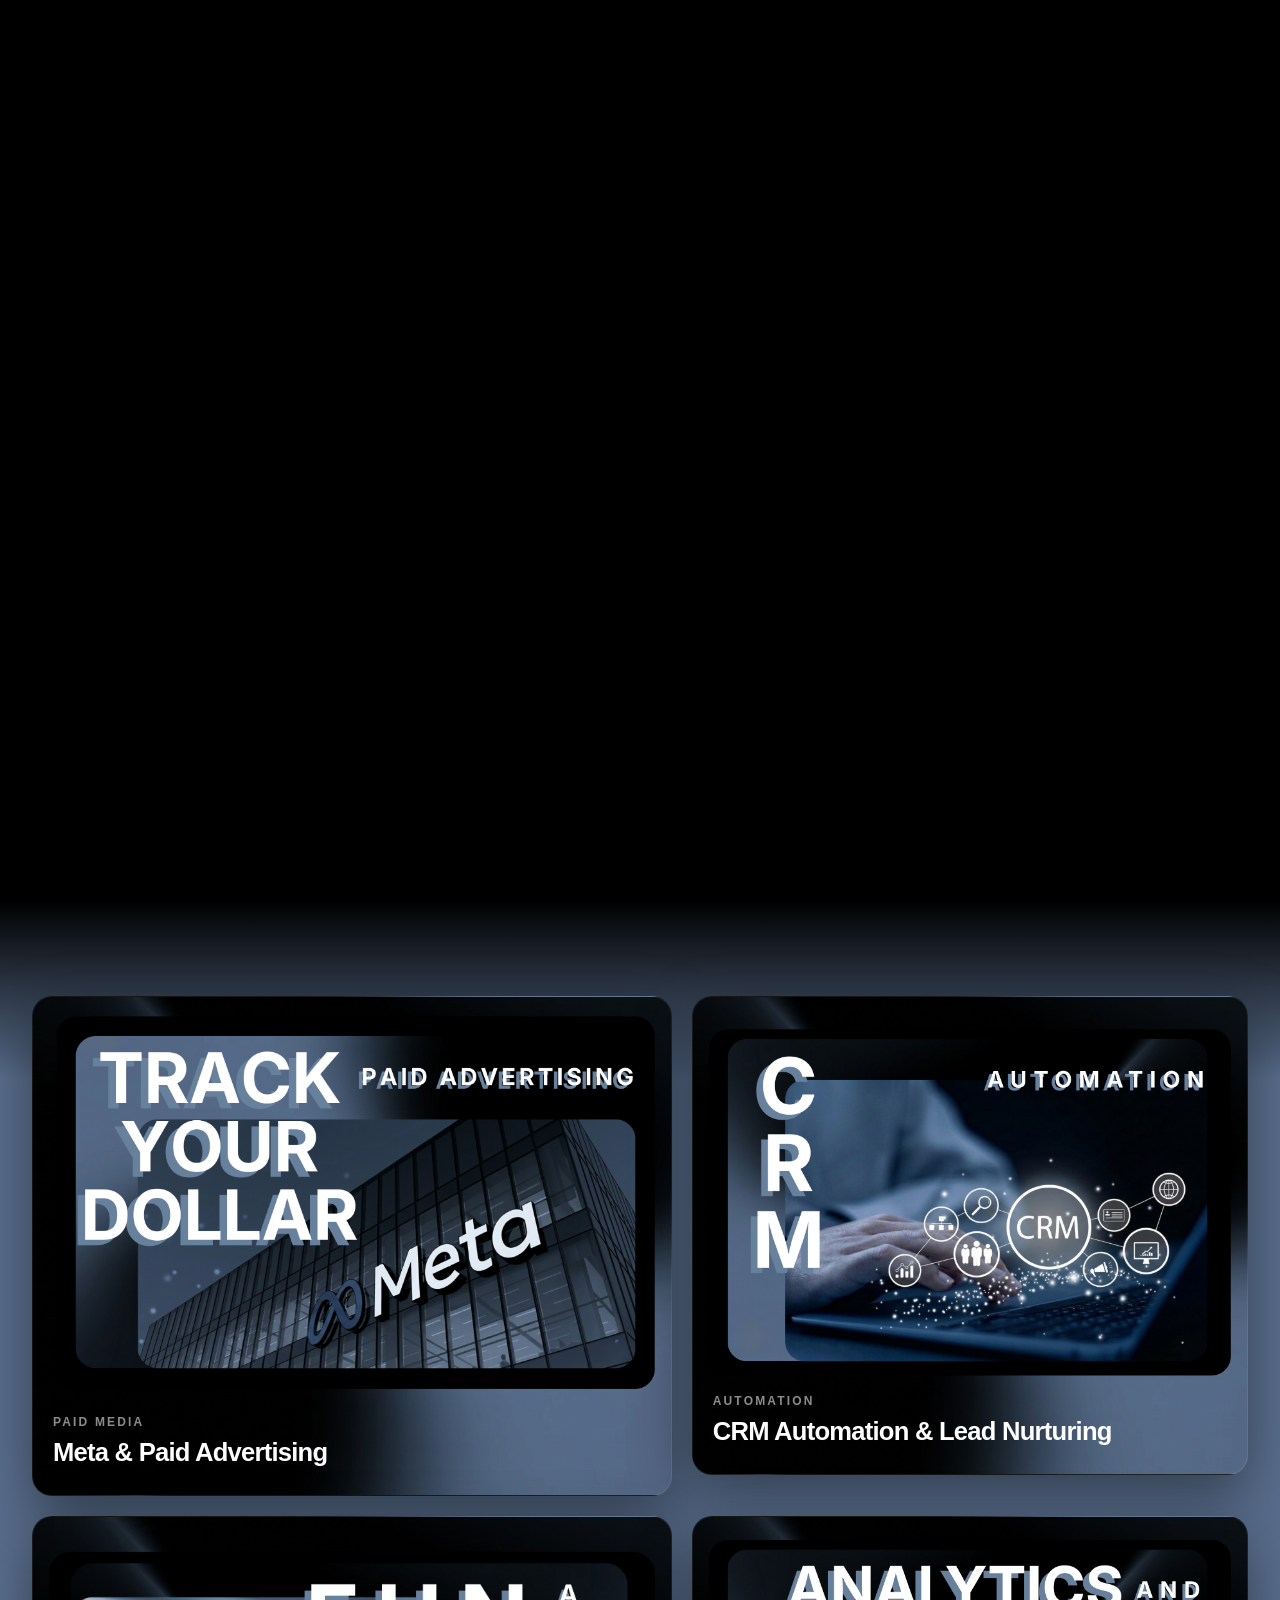
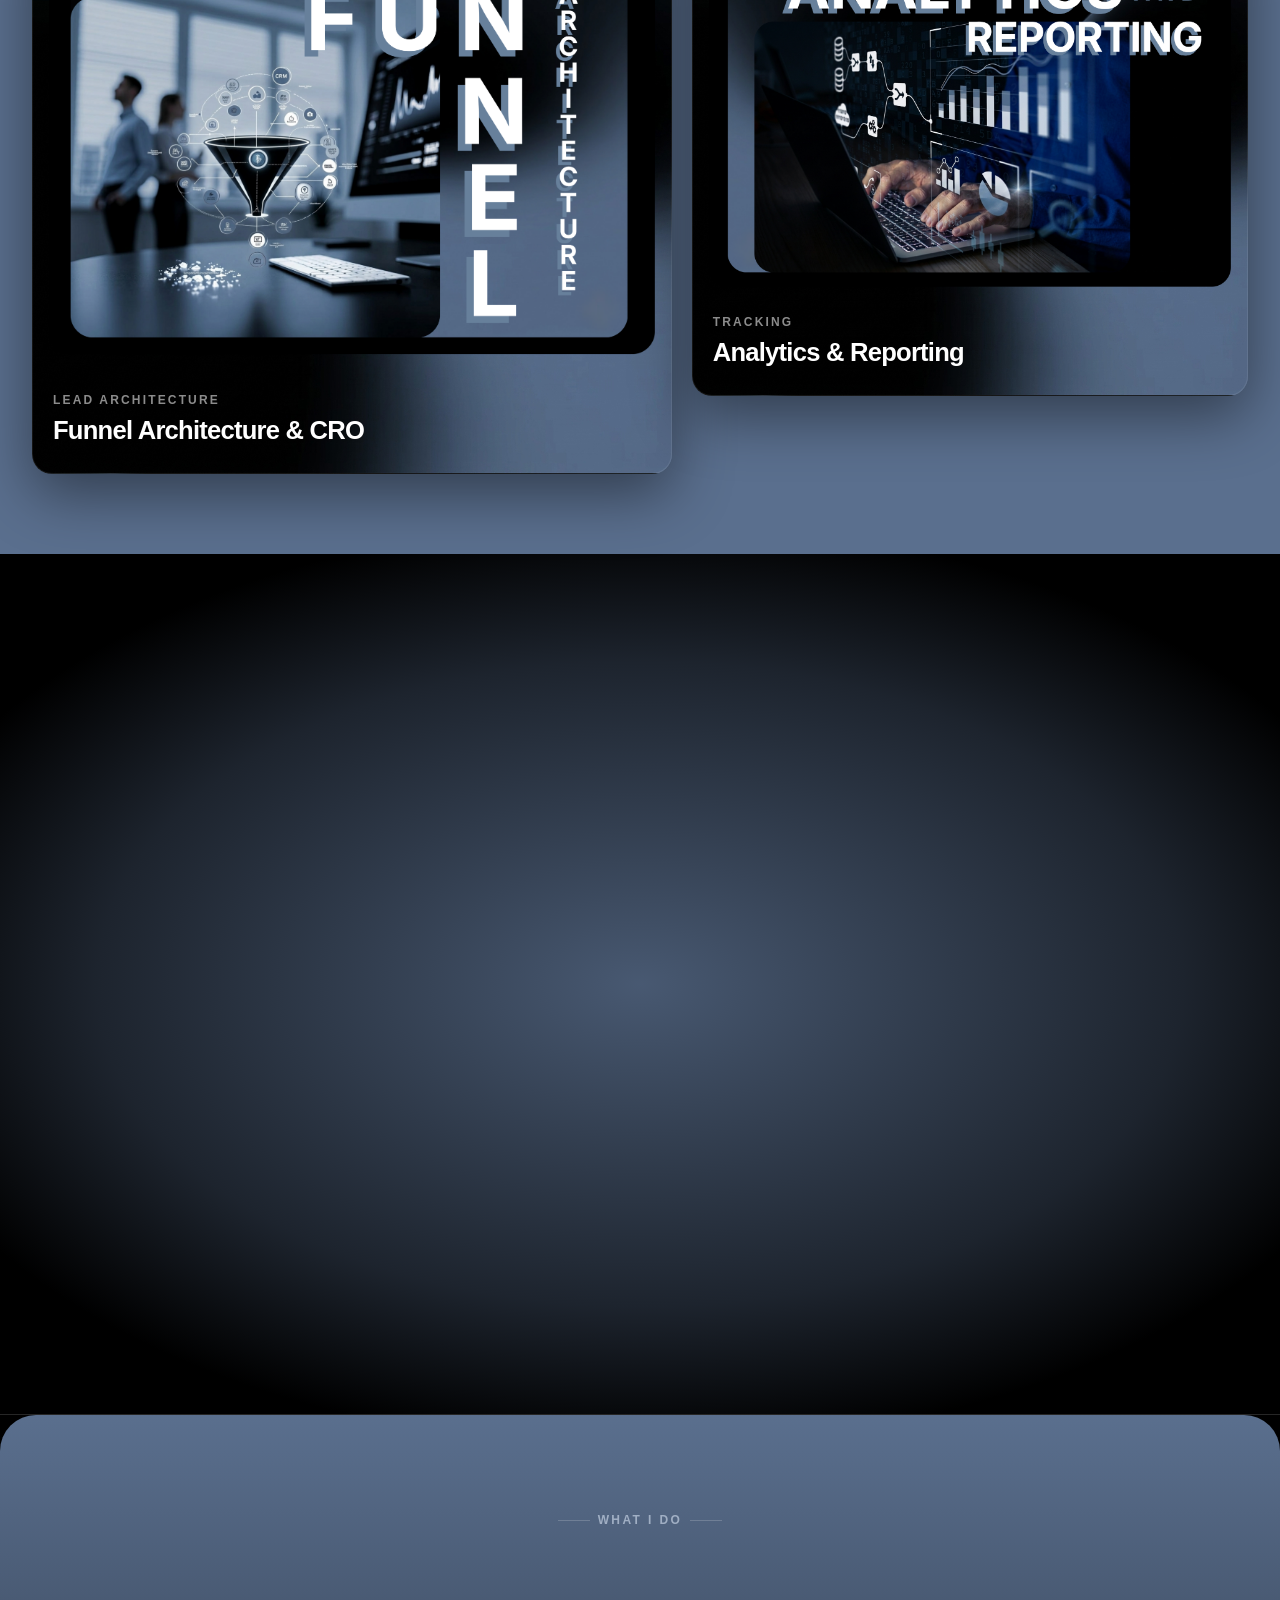
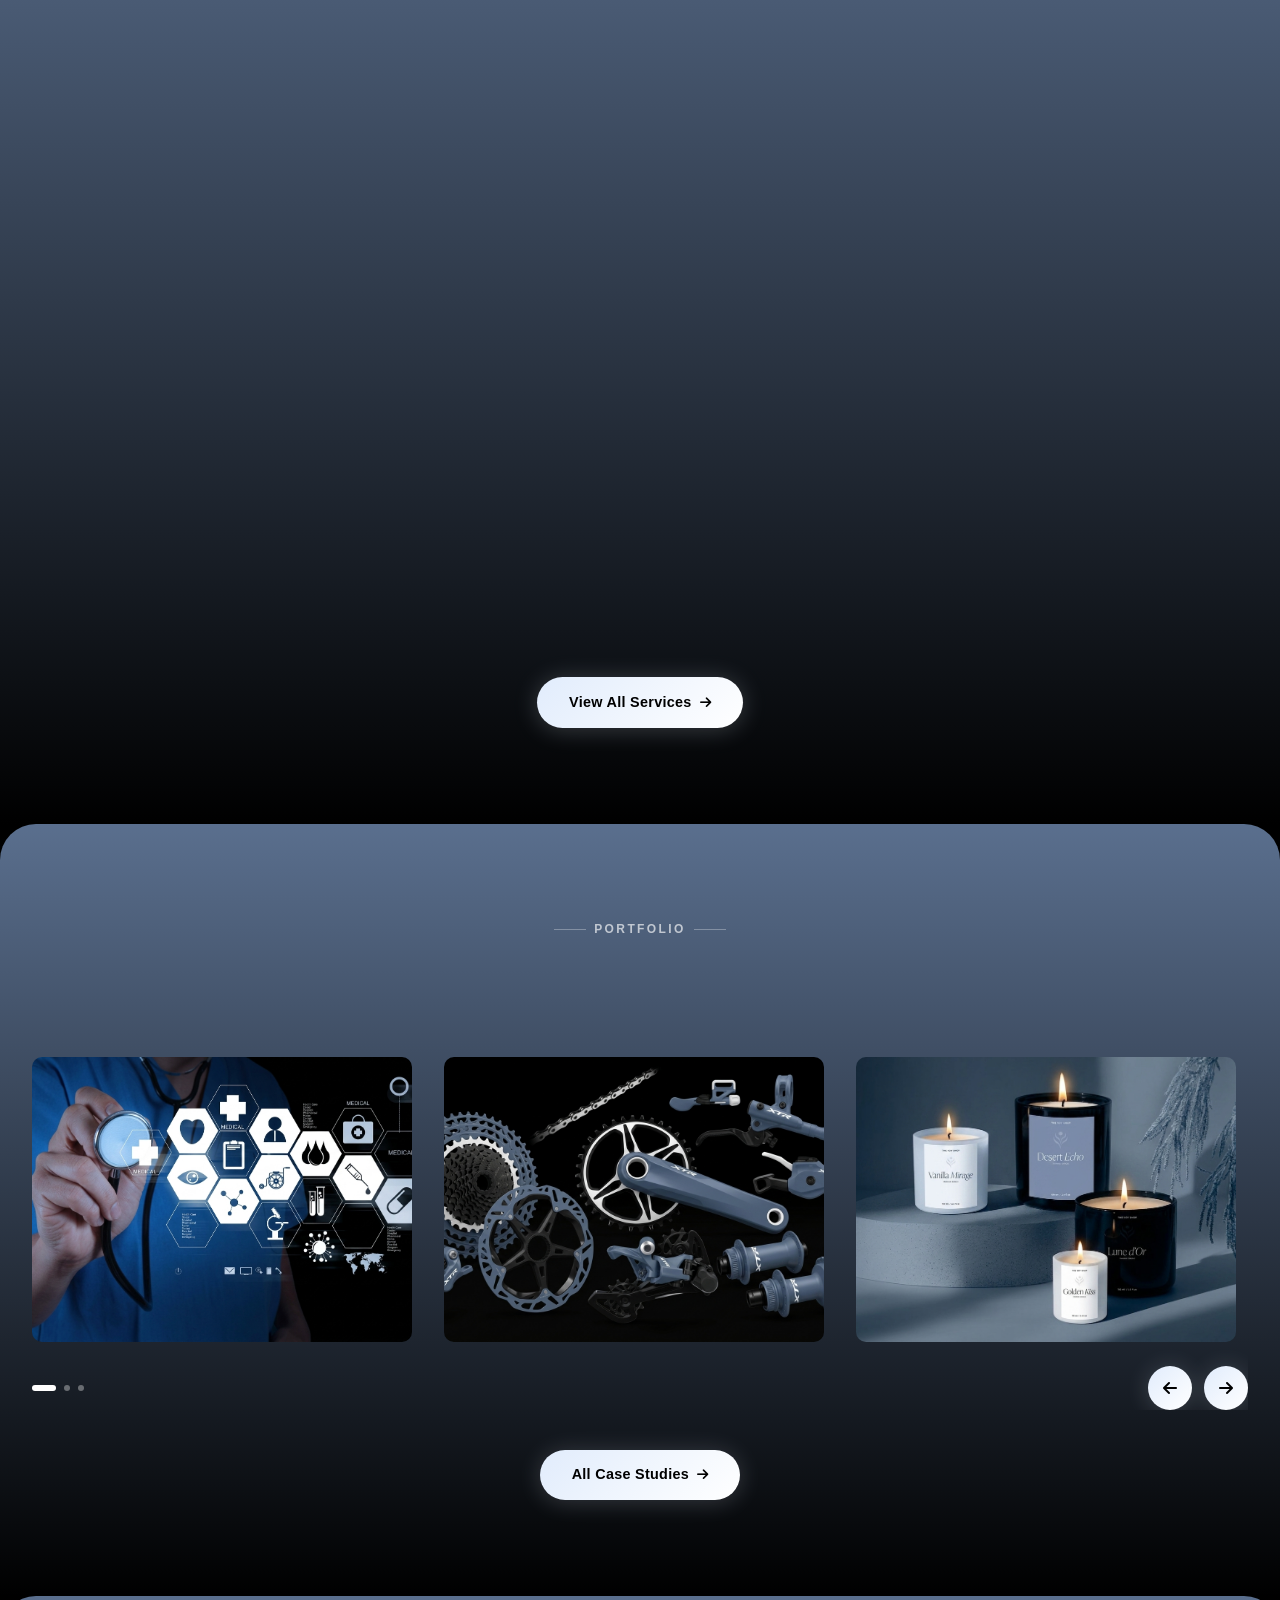
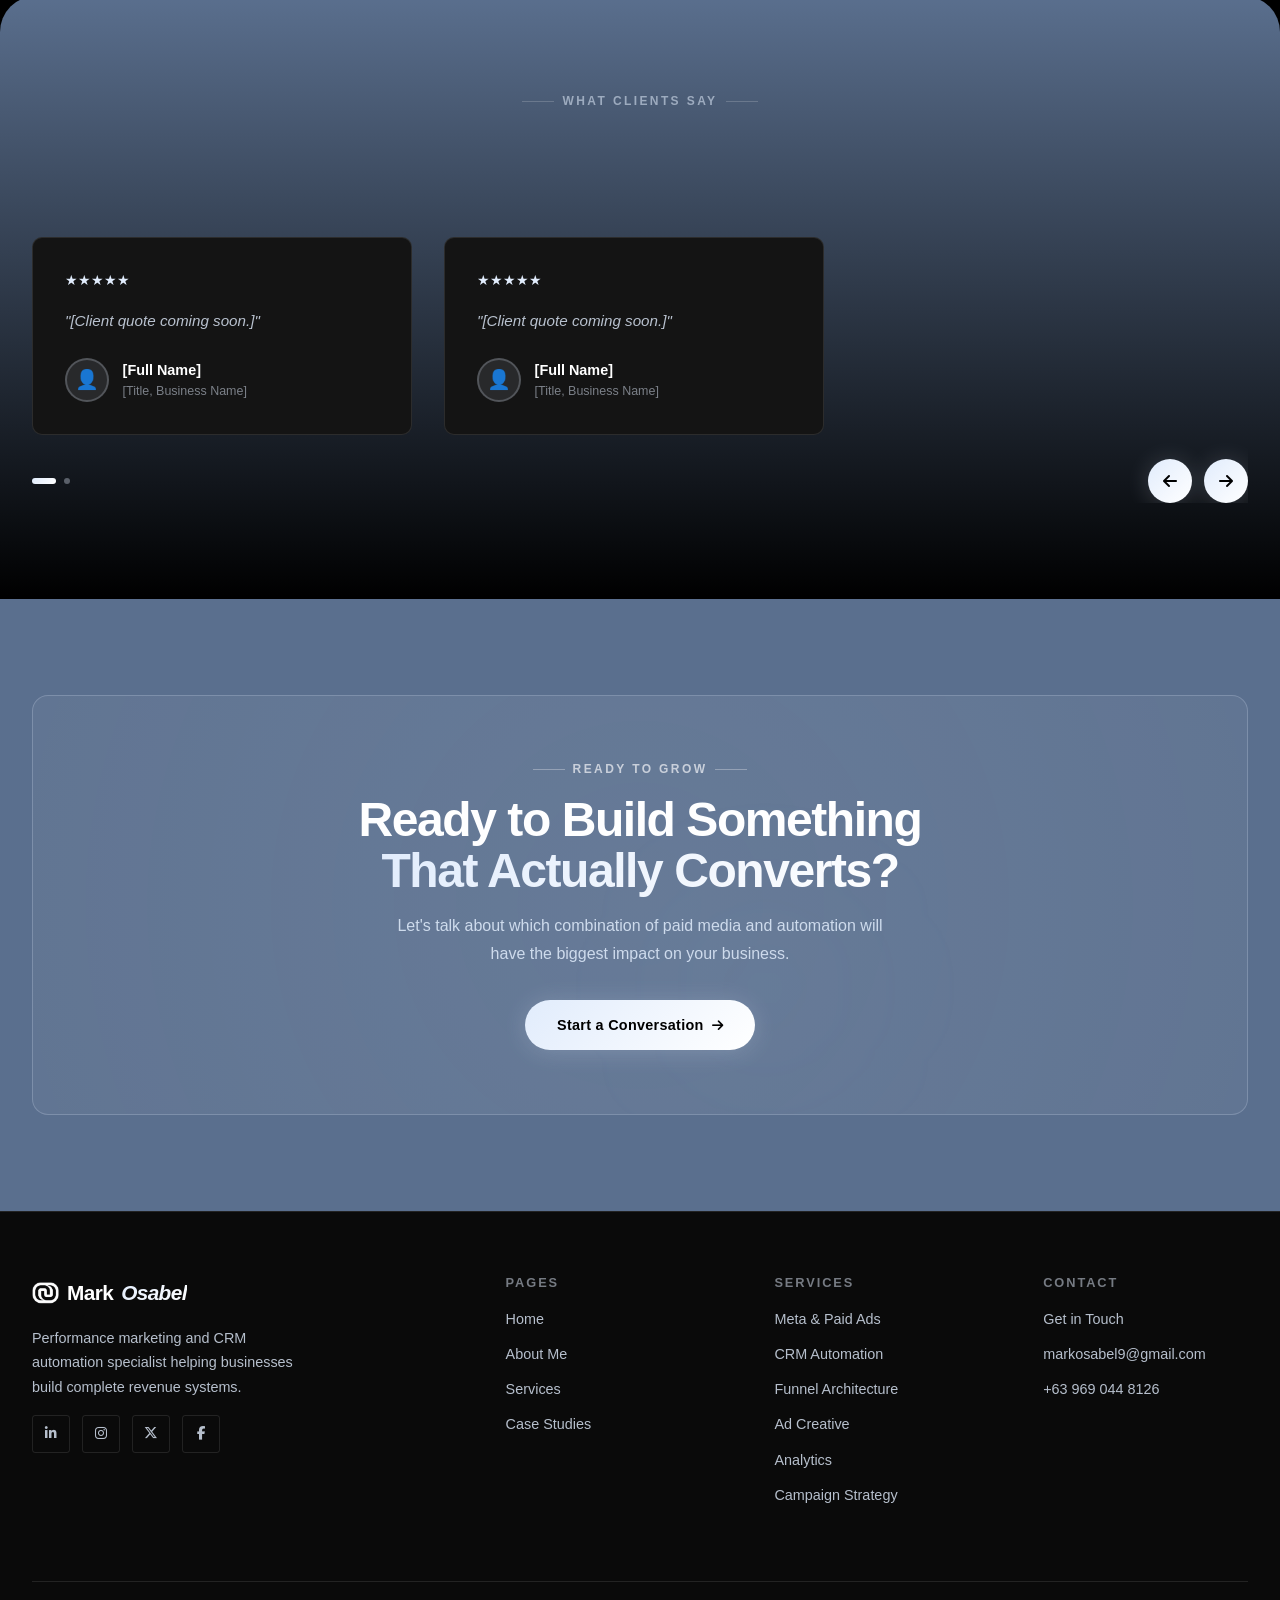
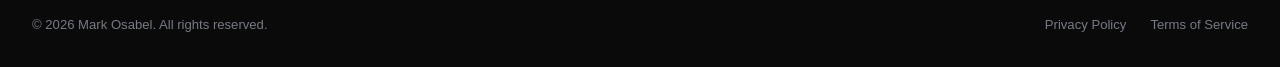
<file: index.html>
<!-- ==================== HERO → ABOUT GRADIENT DIVIDER ==================== -->
  <div class="section-gradient-divider" aria-hidden="true"></div>
<!DOCTYPE html>
<html lang="en">
<head>
  <meta charset="UTF-8" />
  <meta name="viewport" content="width=device-width, initial-scale=1.0, maximum-scale=1, user-scalable=0" />
  <meta name="description" content="Performance marketing and CRM automation specialist helping businesses build complete revenue systems." />
  <title>Mark Osabel — Digital Marketing Expert</title>

  <!-- Favicon placeholder -->
  <link rel="icon" href="data:image/svg+xml,<svg xmlns='http://www.w3.org/2000/svg' viewBox='0 0 100 100'><text y='.9em' font-size='90'>✦</text></svg>" />

  <!-- Stylesheets -->
  <link rel="stylesheet" href="css/main.css" />
  <link rel="stylesheet" href="css/animations.css" />
  <link rel="stylesheet" href="css/components.css" />

  <!-- Font Awesome -->
  <link rel="stylesheet" href="https://cdnjs.cloudflare.com/ajax/libs/font-awesome/6.5.0/css/all.min.css" />

  <style>
    /* ---- Splash Screen: single full-screen video ---- */
    #splash-screen {
      position: fixed;
      inset: 0;
      z-index: 999999;
      background: #000000;
      overflow: hidden;
      transition: opacity 0.7s cubic-bezier(0.4, 0, 0.2, 1);
    }
    #splash-screen.fading { opacity: 0; pointer-events: none; }
    #splash-screen.hidden { display: none; }
    #splash-video {
      position: absolute;
      top: 0; left: 0;
      width: 100%; height: 100%;
      object-fit: cover;
      display: block;
    }

    /* ---- Parallax page reveal: layers hidden until .page-ready on body ---- */
    body:not(.page-ready) #navbar,
    body:not(.page-ready) .hero-bg,
    body:not(.page-ready) .hero-content,
    body:not(.page-ready) .hero-social,
    body:not(.page-ready) .hero-scroll {
      opacity: 0;
    }

    /* BG image: slides up from below — deepest layer, most travel */
    body.page-ready .hero-bg {
      animation: revealFromBottom 1.4s cubic-bezier(0.16, 1, 0.3, 1) 0.1s both;
    }
    /* Navbar: slides down from top */
    body.page-ready #navbar {
      animation: revealFromTop 1s cubic-bezier(0.22, 1, 0.36, 1) 0.3s both;
    }
    /* Hero text: slides in from the left */
    body.page-ready .hero-content {
      animation: revealFromLeft 1.1s cubic-bezier(0.22, 1, 0.36, 1) 0.45s both;
    }
    /* Social + scroll indicator: slide in from the right */
    body.page-ready .hero-social,
    body.page-ready .hero-scroll {
      animation: revealFromRight 1.1s cubic-bezier(0.22, 1, 0.36, 1) 0.45s both;
    }

    @keyframes revealFromBottom {
      from { opacity: 0; transform: translateY(60px); }
      to   { opacity: 1; transform: translateY(0); }
    }
    @keyframes revealFromTop {
      from { opacity: 0; transform: translateX(-50%) translateY(-36px); }
      to   { opacity: 1; transform: translateX(-50%) translateY(0); }
    }
    @keyframes revealFromLeft {
      from { opacity: 0; transform: translateX(-80px); }
      to   { opacity: 1; transform: translateX(0); }
    }
    @keyframes revealFromRight {
      from { opacity: 0; transform: translateX(60px); }
      to   { opacity: 1; transform: translateX(0); }
    }

    /* ---- Navbar: floating pill ---- */
    #navbar {
      position: fixed !important;
      top: 1.1rem !important;
      left: 50% !important;
      right: auto !important;
      transform: translateX(-50%) !important;
      z-index: 9999 !important;
      background: rgba(8, 8, 8, 0.48) !important;
      backdrop-filter: blur(20px) saturate(180%) !important;
      -webkit-backdrop-filter: blur(20px) saturate(180%) !important;
      border: 1px solid rgba(255, 255, 255, 0.13) !important;
      border-radius: 999px !important;
      box-shadow: 0 4px 32px rgba(0, 0, 0, 0.45) !important;
      overflow: hidden !important;
      transition: background 0.4s ease, box-shadow 0.4s ease, border-color 0.4s ease !important;
    }
    #navbar.scrolled {
      background: rgba(8, 8, 8, 0.75) !important;
      border-color: rgba(255, 255, 255, 0.16) !important;
      box-shadow: 0 8px 40px rgba(0, 0, 0, 0.55) !important;
    }

    /* ---- Hero Section ---- */
    #hero {
  min-height: 100vh;
  display: flex;
  align-items: center;
  position: relative;
  overflow: hidden;
}

    .hero-bg {
      position: absolute;
      inset: 0;
      background-image: url('assets/images/bg.jpg');
      background-size: contain;
      background-repeat: no-repeat;
      background-position: center center;
      z-index: 0;
    }

    /* Left-side overlay — low opacity, just enough for text legibility */
    .hero-bg::before {
      content: '';
      position: absolute;
      inset: 0;
      background: linear-gradient(
        to right,
        rgba(0, 0, 0, 0.60) 0%,
        rgba(0, 0, 0, 0.35) 40%,
        rgba(0, 0, 0, 0.08) 65%,
        transparent 100%
      );
      z-index: 1;
      pointer-events: none;
    }

    /* Bottom fade — blends hero image into the gradient divider below */
    .hero-bg::after {
      content: '';
      position: absolute;
      left: 0; right: 0; bottom: 0;
      height: 45%;
      background: linear-gradient(to bottom, transparent 0%, #000000 100%);
      z-index: 2;
      pointer-events: none;
    }

    .hero-inner {
  position: relative;
  z-index: 3;
  width: 100%;
  max-width: var(--max-width);
  margin: 0 auto;
  padding: calc(var(--nav-height) + 1rem) var(--space-md) 2rem;
  justify-content: flex-start;
  align-items: flex-start;
}

    .hero-content {
      max-width: 620px;
    }

    .hero-eyebrow {
      display: inline-flex;
      align-items: center;
      gap: 0.5rem;
      font-size: 0.95rem;
      font-weight: 600;
      letter-spacing: 0.2em;
      text-transform: uppercase;
      color: var(--accent-light);
      margin-bottom: 1.5rem;
      animation: fadeInDown 0.8s var(--ease) 0.2s both;
    }

    .hero-eyebrow .dot {
      width: 6px; height: 6px;
      background: var(--accent-light);
      border-radius: 50%;
      animation: pulseGlow 2s ease-in-out infinite;
    }

    .hero-name {
      font-size: clamp(3.5rem, 7vw, 7.5rem);
      font-weight: 900;
      line-height: 1.0;
      letter-spacing: -0.04em;
      margin-bottom: 0.75rem;
      overflow: hidden;
      white-space: nowrap;
    }

    .hero-name-word {
      display: inline-block;
      animation: heroTextSlide 0.9s var(--ease) both;
    }

    .hero-name-word:nth-child(1) { animation-delay: 0.3s; font-weight: 800; color: #ffffff; }
    .hero-name-word:nth-child(2) { animation-delay: 0.45s; color: var(--accent-light); font-weight: 300; letter-spacing: -0.05em; }

    .hero-role {
      font-family: var(--font-body);
      font-size: clamp(1.2rem, 2.5vw, 1.65rem);
      font-weight: 400;
      color: var(--text-secondary);
      margin-bottom: 2rem;
      animation: fadeInUp 0.8s var(--ease) 0.6s both;
      display: flex;
      align-items: center;
      gap: 0.6rem;
      flex-wrap: wrap;
    }

    .hero-role-static { color: rgba(225, 236, 252, 0.80); }

    .hero-role-dynamic {
      color: var(--accent-light);
      font-weight: 600;
      min-width: 180px;
    }

    /* Quote block */
    .hero-quote {
      position: relative;
      border-left: 3px solid #e1ecfc;
      padding: 1.25rem 1.5rem;
      background: rgba(237, 235, 217, 0.06);
      border-radius: 0 var(--radius) var(--radius) 0;
      margin-bottom: 2.5rem;
      animation: fadeInLeft 0.8s var(--ease) 0.7s both;
    }

    .hero-quote blockquote {
      font-family: var(--font-body);
      font-size: 1.2rem;
      font-style: normal;
      font-weight: 300;
      color: var(--cream);
      line-height: 1.7;
      letter-spacing: 0.01em;
      margin-bottom: 0.5rem;
    }

    .hero-quote cite {
      font-size: 0.88rem;
      color: var(--text-muted);
      font-style: normal;
      letter-spacing: 0.06em;
      text-transform: uppercase;
    }

    .hero-actions {
      display: flex;
      gap: 1rem;
      flex-wrap: wrap;
      animation: fadeInUp 0.8s var(--ease) 0.85s both;
    }

    /* Right: big photo */
    /* Social sidebar */
    .hero-social {
      position: absolute;
      right: 2rem;
      top: 50%;
      transform: translateY(-50%);
      left: auto;
      bottom: auto;
      display: flex;
      flex-direction: column;
      align-items: center;
      gap: 0.75rem;
      z-index: 3;
    }

    .hero-social::before {
      content: '';
      display: block;
      width: 1px;
      height: 60px;
      background: linear-gradient(to bottom, transparent, rgba(225, 236, 252, 0.40));
    }

    .hero-social a {
      color: #e1ecfc;
      font-size: 0.85rem;
      transition: var(--transition);
    }

    .hero-social a:hover {
      color: #ffffff;
      transform: scale(1.2);
    }

    /* Scroll indicator */
    .hero-scroll {
      position: absolute;
      bottom: 2.5rem;
      left: 50%;
      transform: translateX(-50%);
      display: flex;
      flex-direction: column;
      align-items: center;
      gap: 0.5rem;
      font-size: 0.7rem;
      letter-spacing: 0.15em;
      text-transform: uppercase;
      color: var(--text-muted);
      z-index: 3;
    }

    .hero-scroll-line {
      width: 1px;
      height: 40px;
      background: linear-gradient(to bottom, var(--accent), transparent);
      animation: floatY 2s ease-in-out infinite;
    }

    /* ---- About Snapshot ---- */
    #about-snap {
      border-bottom: 1px solid var(--border);
      background: #000000 !important;
      position: relative;
      overflow: hidden;
    }

    /* Radial glow spotlight */
    #about-snap::before {
      content: '';
      position: absolute;
      inset: 0;
      background:
        radial-gradient(ellipse 85% 75% at 50% 50%,
          rgba(90, 111, 142, 0.80) 0%,
          rgba(90, 111, 142, 0.32) 50%,
          transparent 72%);
      pointer-events: none;
      z-index: 0;
    }

    /* Ensure content sits above the glow */
    #about-snap .container {
      position: relative;
      z-index: 1;
    }

    .about-snap-grid {
      display: grid;
      grid-template-columns: 1.2fr 1fr;
      gap: 4rem;
      align-items: center;
    }

    .about-snap-img {
      position: relative;
      border-radius: var(--radius-xl);
      overflow: hidden;
      aspect-ratio: 16/17;
      background: #111111;
    }

    .about-snap-img img {
      width: 100%; height: 100%;
      object-fit: contain;
      object-position: center bottom;
    }

    .about-snap-img::after {
      content: '';
      position: absolute;
      inset: 0;
      border: 1px solid var(--border-accent);
      border-radius: var(--radius-xl);
      pointer-events: none;
    }

    .about-snap-img-placeholder {
      width: 100%; height: 100%;
      background: linear-gradient(135deg, var(--dark-brown), var(--bg-surface-3));
      display: flex;
      align-items: center;
      justify-content: center;
      font-size: 4rem;
      color: var(--text-muted);
    }

    /* ---- Services Preview ---- */
    .services-grid {
      display: grid;
      grid-template-columns: repeat(3, 1fr);
      gap: 1.5rem;
    }
    @media (max-width: 900px) {
  .hero-social {
    top: auto;
    bottom: 3rem;
    transform: none;
  }
}

    @media (max-width: 900px) { .services-grid { grid-template-columns: repeat(2, 1fr); } }
    @media (max-width: 540px) { .services-grid { grid-template-columns: 1fr; } }

    /* ---- Work Carousel ---- */
    #work { border-top: none; border-bottom: none; }

    /* ---- Testimonials ---- */
    #testimonials { background: var(--bg-primary); }

    /* ---- Responsive hero ---- */
    @media (max-width: 900px) {
      .hero-inner      { padding-top: calc(var(--nav-height) + 3rem); padding-bottom: 5rem; }
      .hero-content    { max-width: 100%; }
      .hero-name       { white-space: normal; font-size: clamp(3rem, 9vw, 5rem); }
      .about-snap-grid { grid-template-columns: 1fr; }
    }

    @media (max-width: 540px) {
      .hero-quote { display: none; }
    }

    /* Hero buttons — gradient on dark */
    #hero .btn-primary {
      background: linear-gradient(135deg, #e1ecfc, #ffffff);
      color: #000000;
      box-shadow: 0 2px 24px rgba(225, 236, 252, 0.22);
    }
    #hero .btn-primary:hover {
      background: linear-gradient(135deg, #ffffff, #e1ecfc);
      color: #000000;
      box-shadow: 0 8px 30px rgba(225, 236, 252, 0.28);
    }
    #hero .btn-secondary {
      color: #e1ecfc;
      border-color: #e1ecfc;
    }
    #hero .btn-secondary:hover {
      background: linear-gradient(135deg, #e1ecfc, #ffffff);
      color: #000000;
      border-color: transparent;
    }
  </style>
</head>

<body>
  <!-- ==================== SPLASH SCREEN (first visit only) ==================== -->
  <div id="splash-screen" aria-hidden="true">
    <video id="splash-video" autoplay muted playsinline preload="auto">
      <source src="assets/videos/splash.mp4" type="video/mp4" />
    </video>
  </div>

  <!-- ==================== NOISE TEXTURE ==================== -->
  <div class="noise-overlay" aria-hidden="true"></div>

  <!-- ==================== CUSTOM CURSOR ==================== -->
  <div id="cursor-spotlight" aria-hidden="true"></div>
  <div id="cursor-dot"       aria-hidden="true"></div>
  <div id="cursor-ring"      aria-hidden="true"></div>

  <!-- ==================== NAVBAR ==================== -->
  <nav id="navbar" role="navigation" aria-label="Main navigation">
    <div class="nav-inner">
      <a href="index.html" class="nav-logo"><img src="assets/images/logomark.png" alt="" class="nav-logo-img" aria-hidden="true">Mark<span>Osabel</span></a>

      <ul class="nav-links" role="list">
        <li><a href="index.html"         class="active">Home</a></li>
        <li><a href="services.html">Services</a></li>
        <li><a href="about.html">About Me</a></li>
        <li><a href="case-studies.html">Case Studies</a></li>
      </ul>

      <div class="nav-cta">
        <a href="contact.html" class="btn btn-primary" id="nav-contact-btn">Contact with Me</a>
      </div>

      <button class="nav-hamburger" aria-label="Open main menu" aria-controls="nav-mobile-overlay" aria-expanded="false">
        <span></span><span></span><span></span>
      </button>
    </div>
  </nav>

  <!-- Mobile menu overlay -->
  <div class="nav-mobile-overlay" id="nav-mobile-overlay" aria-hidden="true">
    <a href="index.html">Home</a>
    <a href="services.html">Services</a>
    <a href="about.html">About Me</a>
    <a href="case-studies.html">Case Studies</a>
    <a href="contact.html" style="color: var(--accent-light);">Contact</a>
  </div>

  <!-- ==================== HERO ==================== -->
  <section id="hero" aria-labelledby="hero-heading">
    <div class="hero-bg" aria-hidden="true"></div>

    <div class="hero-inner">
      <div class="hero-content">
        <div class="hero-eyebrow" aria-hidden="true">
          Performance Marketing + CRM Automation
        </div>

        <h1 class="hero-name" id="hero-heading">
          <span class="hero-name-word">Mark</span>&nbsp;
          <span class="hero-name-word">Osabel</span>
        </h1>

        <p class="hero-role">
          <span class="hero-role-static">I specialize in</span>
          <span class="hero-role-dynamic"
            data-type="Paid Media, CRM Automation, Funnel Architecture, Ad Creative, Analytics"
            data-type-speed="80"
            data-type-pause="2000"
          ></span>
        </p>

        <div class="hero-quote">
          <blockquote>
            "The best marketing does not stop at the click. It follows your customer all the way to the sale."
          </blockquote>
          <cite>— Mark Osabel</cite>
        </div>

        <div class="hero-actions">
          <a href="case-studies.html" class="btn btn-primary hero-cta-primary">
            View My Work <i class="fas fa-arrow-right"></i>
          </a>
          <a href="contact.html" class="btn btn-secondary">
            Let's Talk <i class="fas fa-comment-dots"></i>
          </a>
        </div>
      </div>
    </div>

    <!-- Social sidebar -->
    <div class="hero-social" aria-label="Social links">
      <a href="https://www.linkedin.com/in/markjosabel/" target="_blank" rel="noopener" aria-label="LinkedIn"><i class="fab fa-linkedin-in"></i></a>
      <a href="#" aria-label="Instagram"><i class="fab fa-instagram"></i></a>
      <a href="#" aria-label="Twitter/X"><i class="fab fa-x-twitter"></i></a>
    </div>

  </section>



  <!-- ==================== SERVICES PREVIEW CARDS ==================== -->
  <section id="services-cards">
    <div class="sc-container">
      <div class="sc-grid">

        <!-- Card 1: Meta Ads (top-left, tall) -->
        <div class="sc-card sc-card--1">
          <div class="sc-card-img-wrap">
            <img src="assets/images/meta.png" alt="Meta Ads">
          </div>
          <div class="sc-card-body">
            <span class="sc-eyebrow">Paid Media</span>
            <div class="sc-title-desc-wrap">
              <h3 class="sc-title">Meta &amp; Paid Advertising</h3>
              <span class="sc-desc">High-ROI paid campaigns across Meta, Google, TikTok, and LinkedIn. Every dollar tracked, every conversion optimized. I build the campaign architecture, write the creative, and manage the budget so you can focus on the business.</span>
            </div>
          </div>
        </div>

        <!-- Card 2: CRM (top-right, short) -->
        <div class="sc-card sc-card--2">
          <div class="sc-card-img-wrap">
            <img src="assets/images/CRM.png" alt="CRM Systems">
          </div>
          <div class="sc-card-body">
            <span class="sc-eyebrow">Automation</span>
            <div class="sc-title-desc-wrap">
              <h3 class="sc-title">CRM Automation &amp; Lead Nurturing</h3>
              <span class="sc-desc">Targeted email campaigns and smart automation sequences that turn subscribers into repeat buyers and leads into long-term clients. Built on GoHighLevel, HubSpot, ActiveCampaign, and more.</span>
            </div>
          </div>
        </div>

        <!-- Card 3: Funnel (bottom-left, short) -->
        <div class="sc-card sc-card--3">
          <div class="sc-card-img-wrap">
            <img src="assets/images/funnel.png" alt="Funnel Building">
          </div>
          <div class="sc-card-body">
            <span class="sc-eyebrow">Lead Architecture</span>
            <div class="sc-title-desc-wrap">
              <h3 class="sc-title">Funnel Architecture &amp; CRO</h3>
              <span class="sc-desc">Full-funnel design from the first ad click to the closed deal. I map the entire customer journey, build the landing pages, and integrate the booking and intake systems that make conversions happen.</span>
            </div>
          </div>
        </div>

        <!-- Card 4: Analytics (bottom-right, tall) -->
        <div class="sc-card sc-card--4">
          <div class="sc-card-img-wrap">
            <img src="assets/images/analytics.png" alt="Analytics">
          </div>
          <div class="sc-card-body">
            <span class="sc-eyebrow">Tracking</span>
            <div class="sc-title-desc-wrap">
              <h3 class="sc-title">Analytics &amp; Reporting</h3>
              <span class="sc-desc">Turn data into direction. I set up tracking, build custom dashboards, and deliver clear monthly reports that show exactly what your campaigns are producing and where to push next.</span>
            </div>
          </div>
        </div>

      </div>
    </div>
  </section>

  <!-- ==================== ABOUT SNAPSHOT ==================== -->
  <section id="about-snap" class="section section-light">
    <div class="container">
      <div class="about-snap-grid">
        <div class="about-snap-img reveal-left">
          <img src="assets/images/profile.png" alt="Mark Osabel" />
        </div>

        <div class="reveal-right">
          <span class="section-label">About Me</span>
          <h2 class="section-title reveal" style="text-align:center; margin-bottom:1rem;">
            The Specialist Behind the Numbers
          </h2>
          <div class="divider"></div>
          <p style="margin-bottom:1.25rem;">
            I have spent 11 years building paid media campaigns and automation systems that do more than generate leads. They close them.
          </p>
          <p style="margin-bottom:2rem;">
            My work sits at the intersection of strategy, creative, and technology, so the clients I work with do not need three separate agencies to get results. They need one system and someone who knows how to build it.
          </p>

          <div class="stats-row stagger-children" style="margin-bottom:2rem;">
            <div class="stat-item">
              <span class="stat-number" data-counter data-target="11" data-suffix="+">11+</span>
              <span class="stat-label">Years in Paid Media &amp; Automation</span>
            </div>
            <div class="stat-item">
              <span class="stat-number">$150K</span>
              <span class="stat-label">Max Monthly Ad Budget</span>
            </div>
            <div class="stat-item">
              <span class="stat-number" data-counter data-target="40" data-suffix="+">40+</span>
              <span class="stat-label">Automation Workflows Built</span>
            </div>
            <div class="stat-item">
              <span class="stat-number" data-counter data-target="8" data-suffix="+">8+</span>
              <span class="stat-label">Industries Served</span>
            </div>
          </div>

          <a href="about.html" class="btn btn-primary">
            Get to Know Me <i class="fas fa-arrow-right"></i>
          </a>
        </div>
      </div>
    </div>
  </section>

  <!-- ==================== SERVICES PREVIEW ==================== -->
  <section id="services-preview" class="section">
    <div class="container">
      <div class="section-header">
        <span class="section-label">What I Do</span>
        <h2 class="section-title reveal">My Core Services</h2>
        <p class="section-subtitle reveal">
          End-to-end performance systems designed to grow your pipeline and close more clients.
        </p>
      </div>

      <div class="services-grid stagger-children">
        <div class="service-card" data-tilt="5">
          <div class="service-icon"><i class="fas fa-bullseye"></i></div>
          <h4>Meta &amp; Paid Advertising</h4>
          <p>High-ROI paid campaigns across Meta, Google, TikTok, and LinkedIn. Every dollar tracked, every conversion optimized.</p>
        </div>

        <div class="service-card" data-tilt="5">
          <div class="service-icon"><i class="fas fa-gears"></i></div>
          <h4>CRM Automation &amp; Lead Nurturing</h4>
          <p>Smart automation sequences that turn new leads into repeat buyers and subscribers into long-term clients.</p>
        </div>

        <div class="service-card" data-tilt="5">
          <div class="service-icon"><i class="fas fa-diagram-project"></i></div>
          <h4>Funnel Architecture &amp; CRO</h4>
          <p>Full-funnel design from first click to closed deal. Landing pages, booking flows, and quiz funnels built to convert.</p>
        </div>

        <div class="service-card" data-tilt="5">
          <div class="service-icon"><i class="fas fa-film"></i></div>
          <h4>Ad Creative Production</h4>
          <p>Scroll-stopping video and static ad creatives built for performance. Direction, editing, and copy all handled in one place.</p>
        </div>

        <div class="service-card" data-tilt="5">
          <div class="service-icon"><i class="fas fa-chart-bar"></i></div>
          <h4>Analytics &amp; Reporting</h4>
          <p>Turn data into direction. Custom dashboards and clear monthly reports that show exactly what is working and what is not.</p>
        </div>

        <div class="service-card" data-tilt="5">
          <div class="service-icon"><i class="fas fa-chess"></i></div>
          <h4>Campaign Strategy &amp; Planning</h4>
          <p>Audience research, channel selection, messaging frameworks, and KPI targets set before anything goes live.</p>
        </div>
      </div>

      <div class="text-center" style="margin-top:3rem;">
        <a href="services.html" class="btn btn-primary">View All Services <i class="fas fa-arrow-right"></i></a>
      </div>
    </div>
  </section>

  <!-- ==================== FEATURED WORK CAROUSEL ==================== -->
  <section id="work" class="section section-light">
    <div class="container">
      <div class="flex-between" style="margin-bottom:2.5rem;flex-wrap:wrap;gap:1rem;">
        <div>
          <span class="section-label">Portfolio</span>
          <h2 class="section-title reveal" style="text-align:center;">Featured Work</h2>
        </div>
      </div>

      <!-- Carousel -->
      <div class="carousel-wrap" data-autoplay="4000" data-loop="true" data-per-view="1">
        <div class="carousel-track">
          <div class="carousel-slide">
            <div class="project-card">
              <div class="project-card-img" style="width:100%;height:100%;">
                <img src="assets/images/healthcare.png" alt="Healthcare Clinic Case Study" style="width:100%;height:100%;object-fit:cover;aspect-ratio:4/3;display:block;" />
              </div>
              <div class="project-card-overlay">
                <span class="project-card-category">Healthcare / Meta Ads</span>
                <h3 class="project-card-title">Healthcare Clinic Cut Cost Per Lead from $15 to $2.14</h3>
                <a href="case-studies.html" class="project-card-link">View Case Study <i class="fas fa-arrow-right"></i></a>
              </div>
            </div>
          </div>

          <div class="carousel-slide">
            <div class="project-card">
              <div class="project-card-img" style="width:100%;height:100%;">
                <img src="assets/images/motorcycle.png" alt="Motorcycle Accessories Brand" style="width:100%;height:100%;object-fit:cover;aspect-ratio:4/3;display:block;" />
              </div>
              <div class="project-card-overlay">
                <span class="project-card-category">Ecommerce / Paid Media</span>
                <h3 class="project-card-title">Motorcycle Accessories Brand: 9.83x Average ROAS</h3>
                <a href="case-studies.html" class="project-card-link">View Case Study <i class="fas fa-arrow-right"></i></a>
              </div>
            </div>
          </div>

          <div class="carousel-slide">
            <div class="project-card">
              <div class="project-card-img" style="width:100%;height:100%;">
                <img src="assets/images/candle.png" alt="DTC Candle Brand" style="width:100%;height:100%;object-fit:cover;aspect-ratio:4/3;display:block;" />
              </div>
              <div class="project-card-overlay">
                <span class="project-card-category">Ecommerce / CRM Automation</span>
                <h3 class="project-card-title">Candle Brand: 6.96x ROAS on Cart Abandonment</h3>
                <a href="case-studies.html" class="project-card-link">View Case Study <i class="fas fa-arrow-right"></i></a>
              </div>
            </div>
          </div>
        </div>

        <div style="display:flex;align-items:center;justify-content:space-between;margin-top:1.5rem;flex-wrap:wrap;gap:1rem;">
          <div class="carousel-dots"></div>
          <div style="display:flex;gap:0.75rem;">
            <button class="carousel-btn carousel-btn-prev" aria-label="Previous slide">
              <i class="fas fa-arrow-left"></i>
            </button>
            <button class="carousel-btn carousel-btn-next" aria-label="Next slide">
              <i class="fas fa-arrow-right"></i>
            </button>
          </div>
        </div>
      </div>
      <div class="text-center" style="margin-top:2.5rem;">
        <a href="case-studies.html" class="btn btn-primary">All Case Studies <i class="fas fa-arrow-right"></i></a>
      </div>
    </div>
  </section>

  <!-- ==================== TESTIMONIALS ==================== -->
  <section id="testimonials" class="section">
    <div class="container">
      <div class="section-header">
        <span class="section-label">What Clients Say</span>
        <h2 class="section-title reveal">What Clients Say</h2>
      </div>

      <div class="carousel-wrap" data-autoplay="5000" data-loop="true" data-per-view="1">
        <div class="carousel-track">

          <div class="carousel-slide">
            <div class="testimonial-card">
              <div class="stars">★★★★★</div>
              <p class="testimonial-text">
                "[Client quote coming soon.]"
              </p>
              <div class="testimonial-author">
                <div style="width:44px;height:44px;border-radius:50%;background:var(--accent-glow);border:2px solid var(--border-accent);display:flex;align-items:center;justify-content:center;font-size:1.2rem;">👤</div>
                <div>
                  <div class="testimonial-author-name">[Full Name]</div>
                  <div class="testimonial-author-role">[Title, Business Name]</div>
                </div>
              </div>
            </div>
          </div>

          <div class="carousel-slide">
            <div class="testimonial-card">
              <div class="stars">★★★★★</div>
              <p class="testimonial-text">
                "[Client quote coming soon.]"
              </p>
              <div class="testimonial-author">
                <div style="width:44px;height:44px;border-radius:50%;background:var(--accent-glow);border:2px solid var(--border-accent);display:flex;align-items:center;justify-content:center;font-size:1.2rem;">👤</div>
                <div>
                  <div class="testimonial-author-name">[Full Name]</div>
                  <div class="testimonial-author-role">[Title, Business Name]</div>
                </div>
              </div>
            </div>
          </div>

        </div>

        <div style="display:flex;align-items:center;justify-content:space-between;margin-top:1.5rem;flex-wrap:wrap;gap:1rem;">
          <div class="carousel-dots"></div>
          <div style="display:flex;gap:0.75rem;">
            <button class="carousel-btn carousel-btn-prev" aria-label="Previous testimonial"><i class="fas fa-arrow-left"></i></button>
            <button class="carousel-btn carousel-btn-next" aria-label="Next testimonial"><i class="fas fa-arrow-right"></i></button>
          </div>
        </div>
      </div>
    </div>
  </section>

  <!-- ==================== CTA BAND ==================== -->
  <section class="section section-light">
    <div class="container">
      <div class="cta-band reveal-scale">
        <div class="orb orb-3" aria-hidden="true"></div>
        <span class="section-label" style="margin-bottom:1rem;">Ready to Grow</span>
        <h2>Ready to Build Something<br/><span class="text-accent">That Actually Converts?</span></h2>
        <p>Let's talk about which combination of paid media and automation will have the biggest impact on your business.</p>
        <div style="display:flex;gap:1rem;justify-content:center;flex-wrap:wrap;">
          <a href="contact.html" class="btn btn-primary">Start a Conversation <i class="fas fa-arrow-right"></i></a>
        </div>
      </div>
    </div>
  </section>

  <!-- ==================== FOOTER ==================== -->
  <footer>
    <div class="footer-inner">
      <div class="footer-top">
        <div class="footer-brand">
          <a href="index.html" class="nav-logo" style="font-size:1.3rem;"><img src="assets/images/logomark.png" alt="" class="nav-logo-img" aria-hidden="true">Mark<span>Osabel</span></a>
          <p>Performance marketing and CRM automation specialist helping businesses build complete revenue systems.</p>
          <div class="footer-social">
            <a href="https://www.linkedin.com/in/markjosabel/" class="social-link" target="_blank" rel="noopener" aria-label="LinkedIn"><i class="fab fa-linkedin-in"></i></a>
            <a href="#" class="social-link" aria-label="Instagram"><i class="fab fa-instagram"></i></a>
            <a href="#" class="social-link" aria-label="Twitter/X"><i class="fab fa-x-twitter"></i></a>
            <a href="#" class="social-link" aria-label="Facebook"><i class="fab fa-facebook-f"></i></a>
          </div>
        </div>

        <div class="footer-col">
          <h5>Pages</h5>
          <ul>
            <li><a href="index.html">Home</a></li>
            <li><a href="about.html">About Me</a></li>
            <li><a href="services.html">Services</a></li>
            <li><a href="case-studies.html">Case Studies</a></li>
          </ul>
        </div>

        <div class="footer-col">
          <h5>Services</h5>
          <ul>
            <li><a href="services.html">Meta &amp; Paid Ads</a></li>
            <li><a href="services.html">CRM Automation</a></li>
            <li><a href="services.html">Funnel Architecture</a></li>
            <li><a href="services.html">Ad Creative</a></li>
            <li><a href="services.html">Analytics</a></li>
            <li><a href="services.html">Campaign Strategy</a></li>
          </ul>
        </div>

        <div class="footer-col">
          <h5>Contact</h5>
          <ul>
            <li><a href="contact.html">Get in Touch</a></li>
            <li><a href="mailto:markosabel9@gmail.com">markosabel9@gmail.com</a></li>
            <li><a href="tel:+639690448126">+63 969 044 8126</a></li>
          </ul>
        </div>
      </div>

      <div class="footer-bottom">
        <span>© 2026 Mark Osabel. All rights reserved.</span>
        <div style="display:flex;gap:1.5rem;">
          <a href="#">Privacy Policy</a>
          <a href="#">Terms of Service</a>
        </div>
      </div>
    </div>
  </footer>

  <!-- Back to top -->
  <button id="back-to-top" aria-label="Back to top" style="
    position:fixed; bottom:2rem; right:2rem;
    width:44px; height:44px;
    background:var(--accent); color:var(--cream);
    border:none; border-radius:50%;
    display:flex; align-items:center; justify-content:center;
    font-size:1rem; cursor:pointer;
    opacity:0; visibility:hidden;
    transition:opacity 0.3s, visibility 0.3s, transform 0.3s;
    z-index:500; box-shadow:var(--shadow-accent);
  ">
    <i class="fas fa-arrow-up"></i>
  </button>

  <style>
    #back-to-top.visible { opacity:1; visibility:visible; }
    #back-to-top:hover { transform:translateY(-3px); background:var(--accent-light); }
  </style>

  <!-- Scripts -->
  <script src="js/main.js"></script>
  <script src="js/cursor.js"></script>
  <script src="js/carousel.js"></script>
  <script src="js/animations.js"></script>
  <script src="js/tour.js"></script>
  <script>
    // Mobile nav accessibility toggle
    (function() {
      var hamburger = document.querySelector('.nav-hamburger');
      var overlay = document.getElementById('nav-mobile-overlay');
      if (!hamburger || !overlay) return;
      hamburger.addEventListener('click', function() {
        var open = overlay.classList.toggle('open');
        hamburger.setAttribute('aria-expanded', open ? 'true' : 'false');
        overlay.setAttribute('aria-hidden', open ? 'false' : 'true');
        if (open) {
          overlay.querySelector('a').focus();
        } else {
          hamburger.focus();
        }
      });
      // Close on ESC
      document.addEventListener('keydown', function(e) {
        if (e.key === 'Escape' && overlay.classList.contains('open')) {
          overlay.classList.remove('open');
          hamburger.setAttribute('aria-expanded', 'false');
          overlay.setAttribute('aria-hidden', 'true');
          hamburger.focus();
        }
      });
    })();
  </script>
  <script>
    // Inline navbar scroll — reinforces main.js
    (function () {
      var nav = document.getElementById('navbar');
      if (!nav) return;
      function onScroll() {
        nav.classList.toggle('scrolled', window.scrollY > 30);
      }
      window.addEventListener('scroll', onScroll, { passive: true });
      onScroll();
    })();
  </script>

  <!-- ==================== SPLASH SCREEN CONTROLLER ==================== -->
  <script>
    (function () {
      var splash = document.getElementById('splash-screen');
      var loader = document.getElementById('loader');
      var video  = document.getElementById('splash-video');
      var SEEN_KEY = 'splashSeen';

      // ---- Returning visit: skip splash, use standard loader ----
      if (sessionStorage.getItem(SEEN_KEY)) {
        // Hide splash immediately
        splash.classList.add('hidden');

        // Standard loader takes over (main.js initLoader handles hiding it)
        document.body.classList.add('page-ready');
        return;
      }

      // ---- First visit: play splash ----
      // Hide the loader so it doesn't overlap the splash
      if (loader) loader.classList.add('hidden');

      document.body.style.overflow = 'hidden';
      var dismissed = false;

      function reveal() {
        if (dismissed) return;
        dismissed = true;

        // Mark as seen so returning visits skip the splash
        sessionStorage.setItem(SEEN_KEY, '1');

        // Fade out the splash over 0.7s
        splash.classList.add('fading');

        // Halfway through the fade, start page elements animating in
        setTimeout(function () {
          document.body.classList.add('page-ready');
          document.body.style.overflow = '';
        }, 350);

        // Remove splash from DOM after fade completes
        setTimeout(function () {
          splash.classList.add('hidden');
        }, 750);
      }

      video.addEventListener('ended', reveal);

      video.play().catch(function () {
        setTimeout(reveal, 500);
      });

      // Hard fallback: 15s
      setTimeout(reveal, 15000);
    })();
  </script>
</body>
</html>
</file>
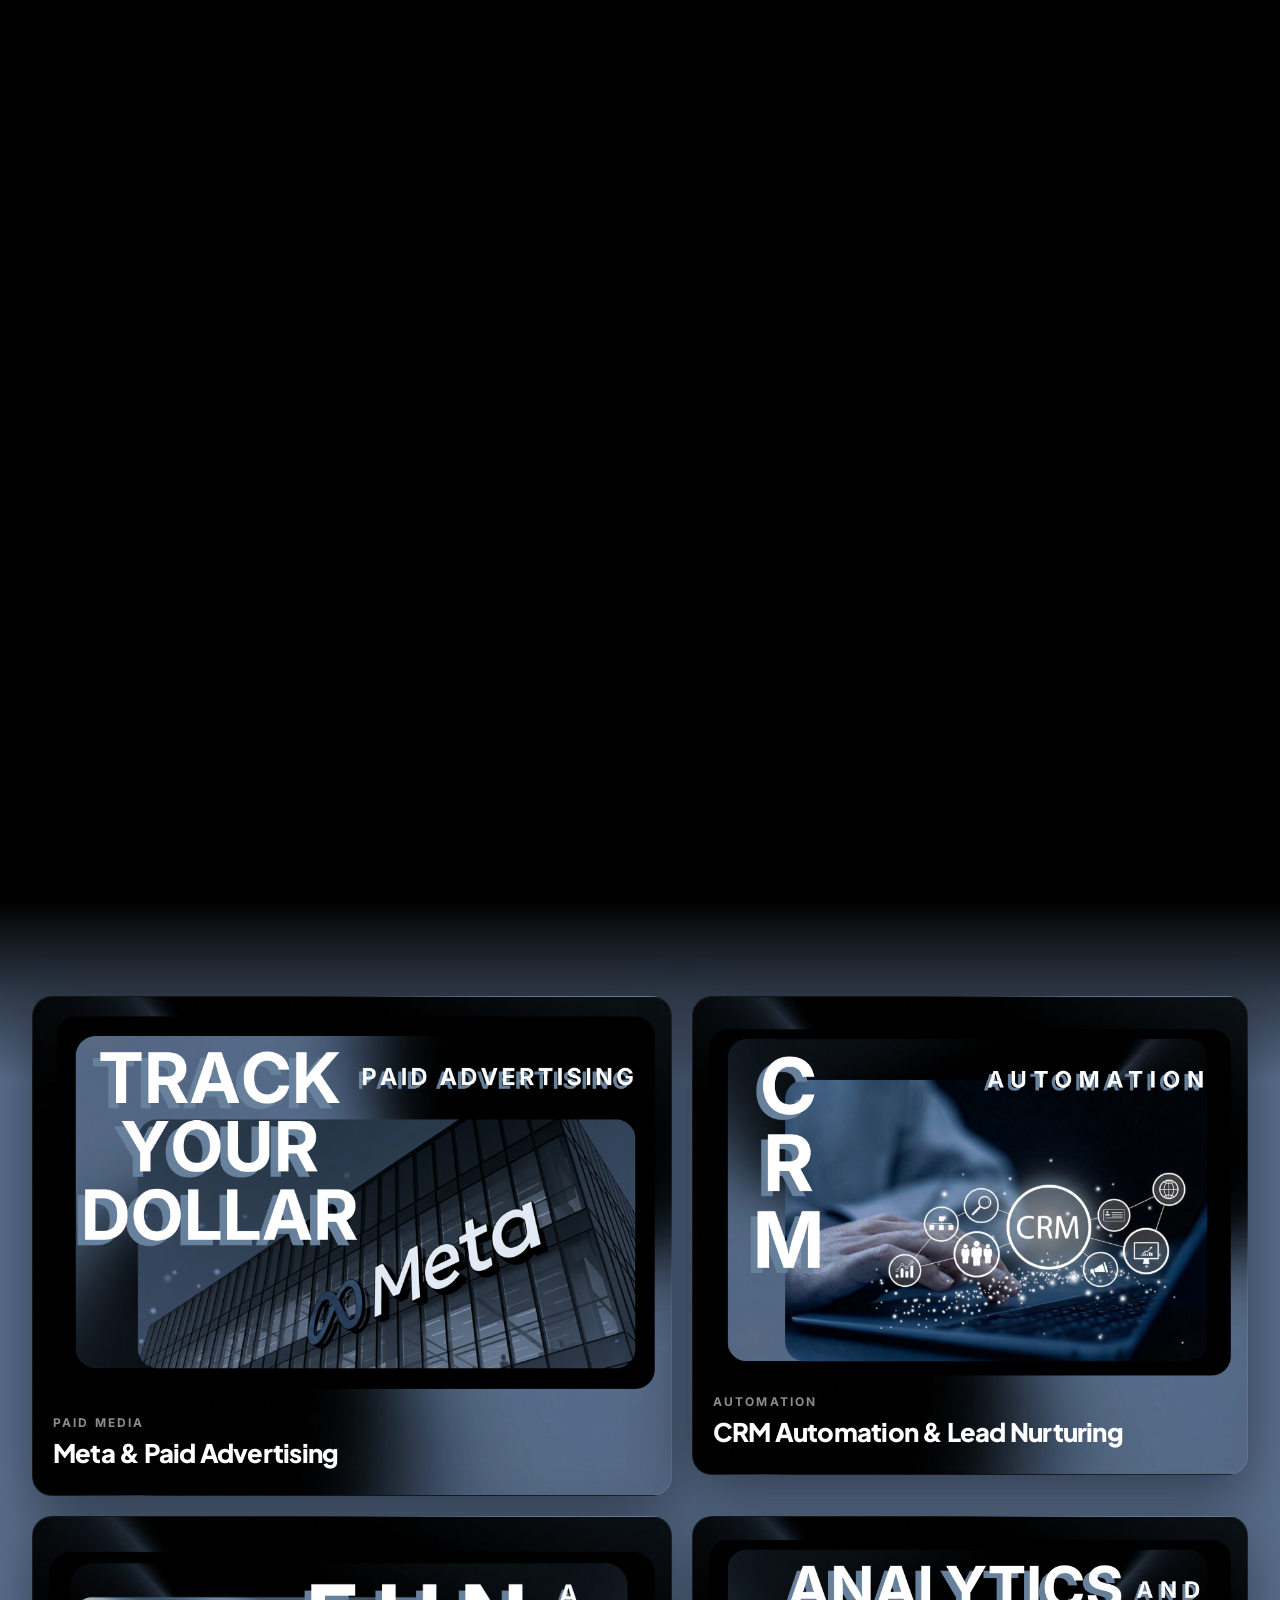
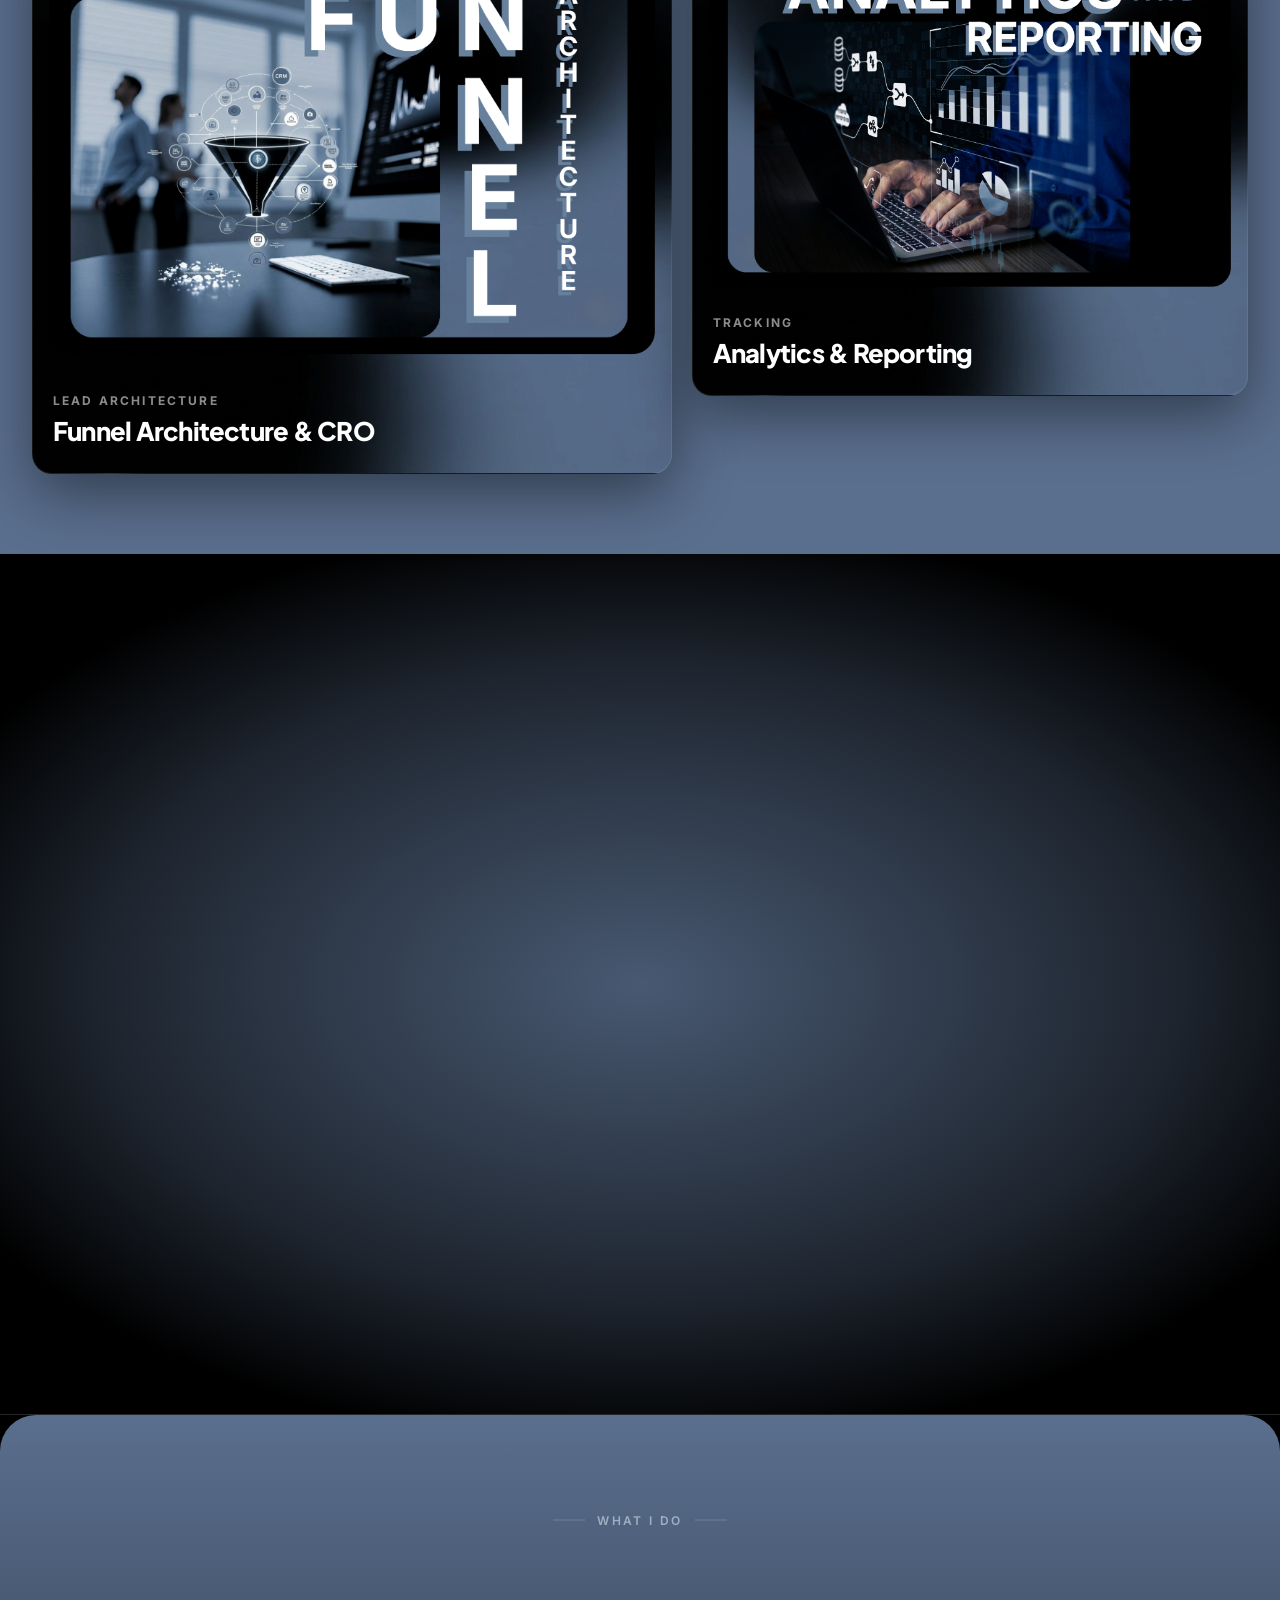
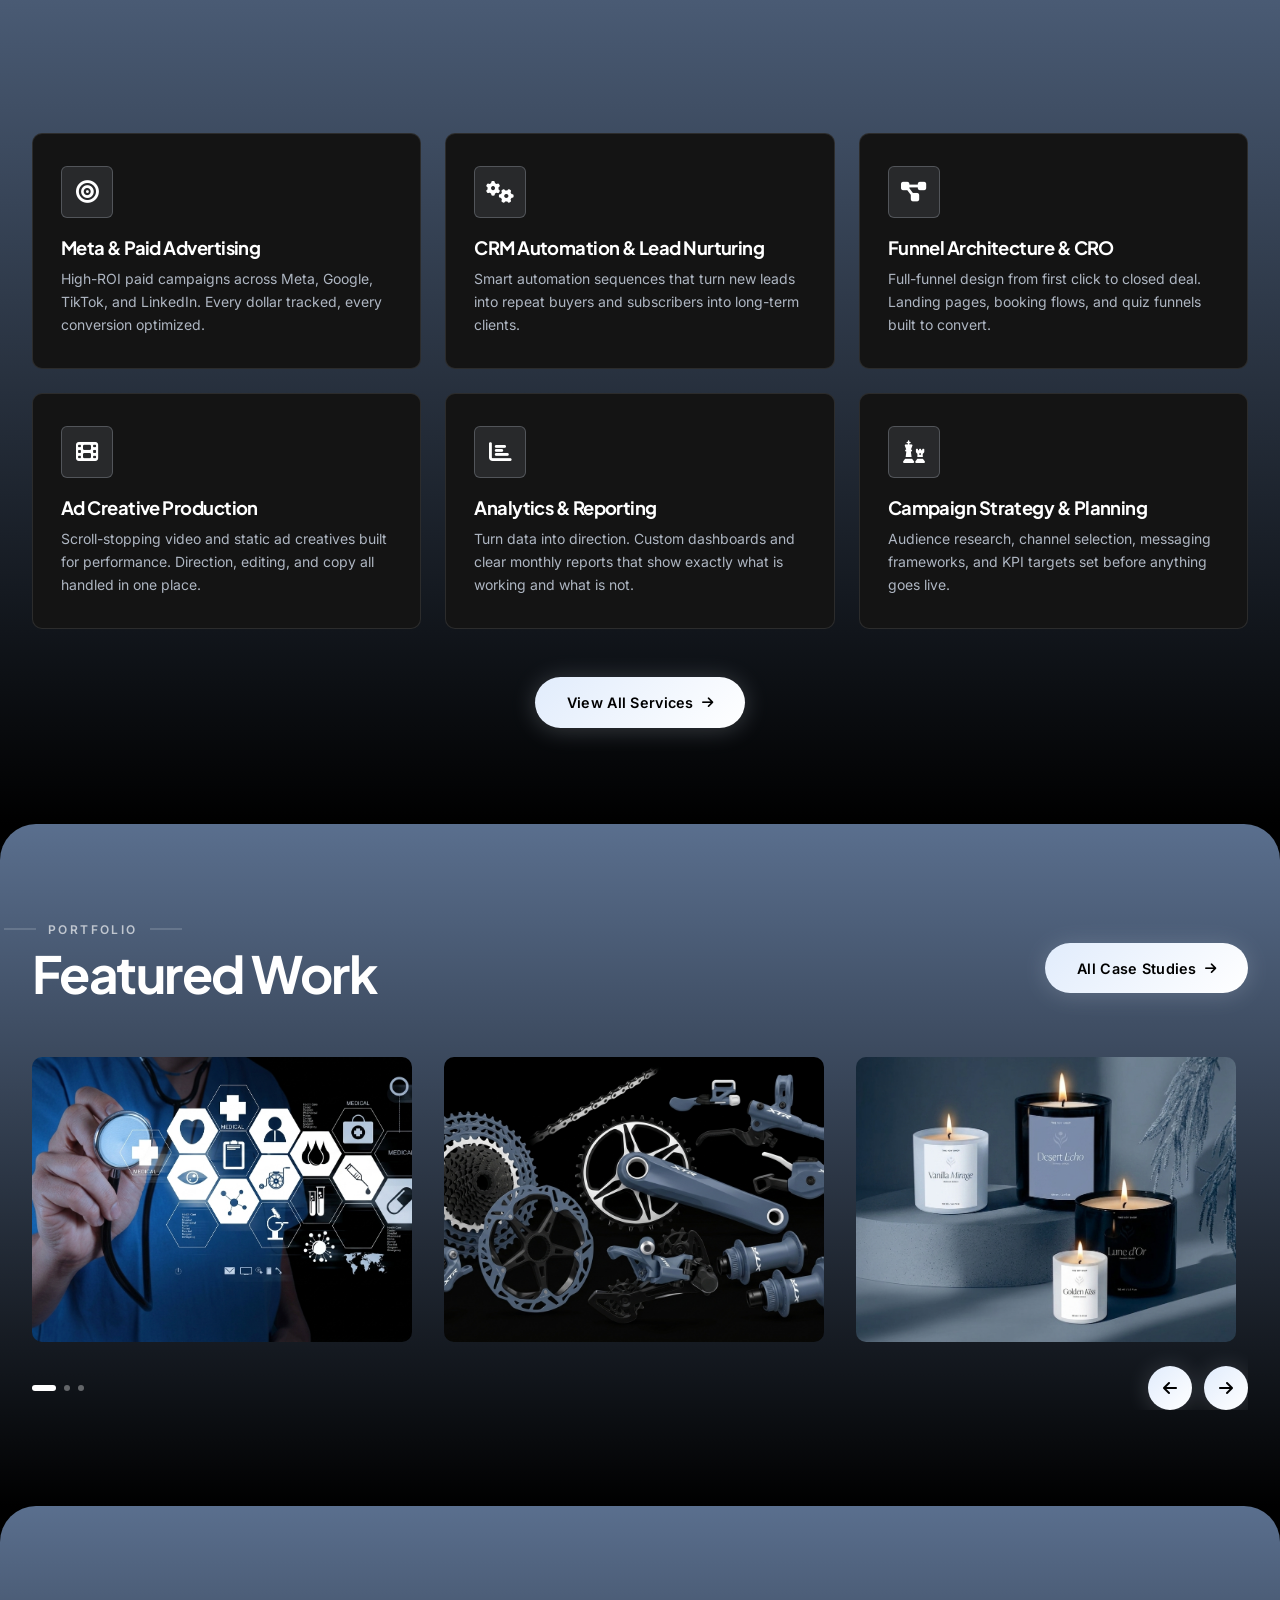
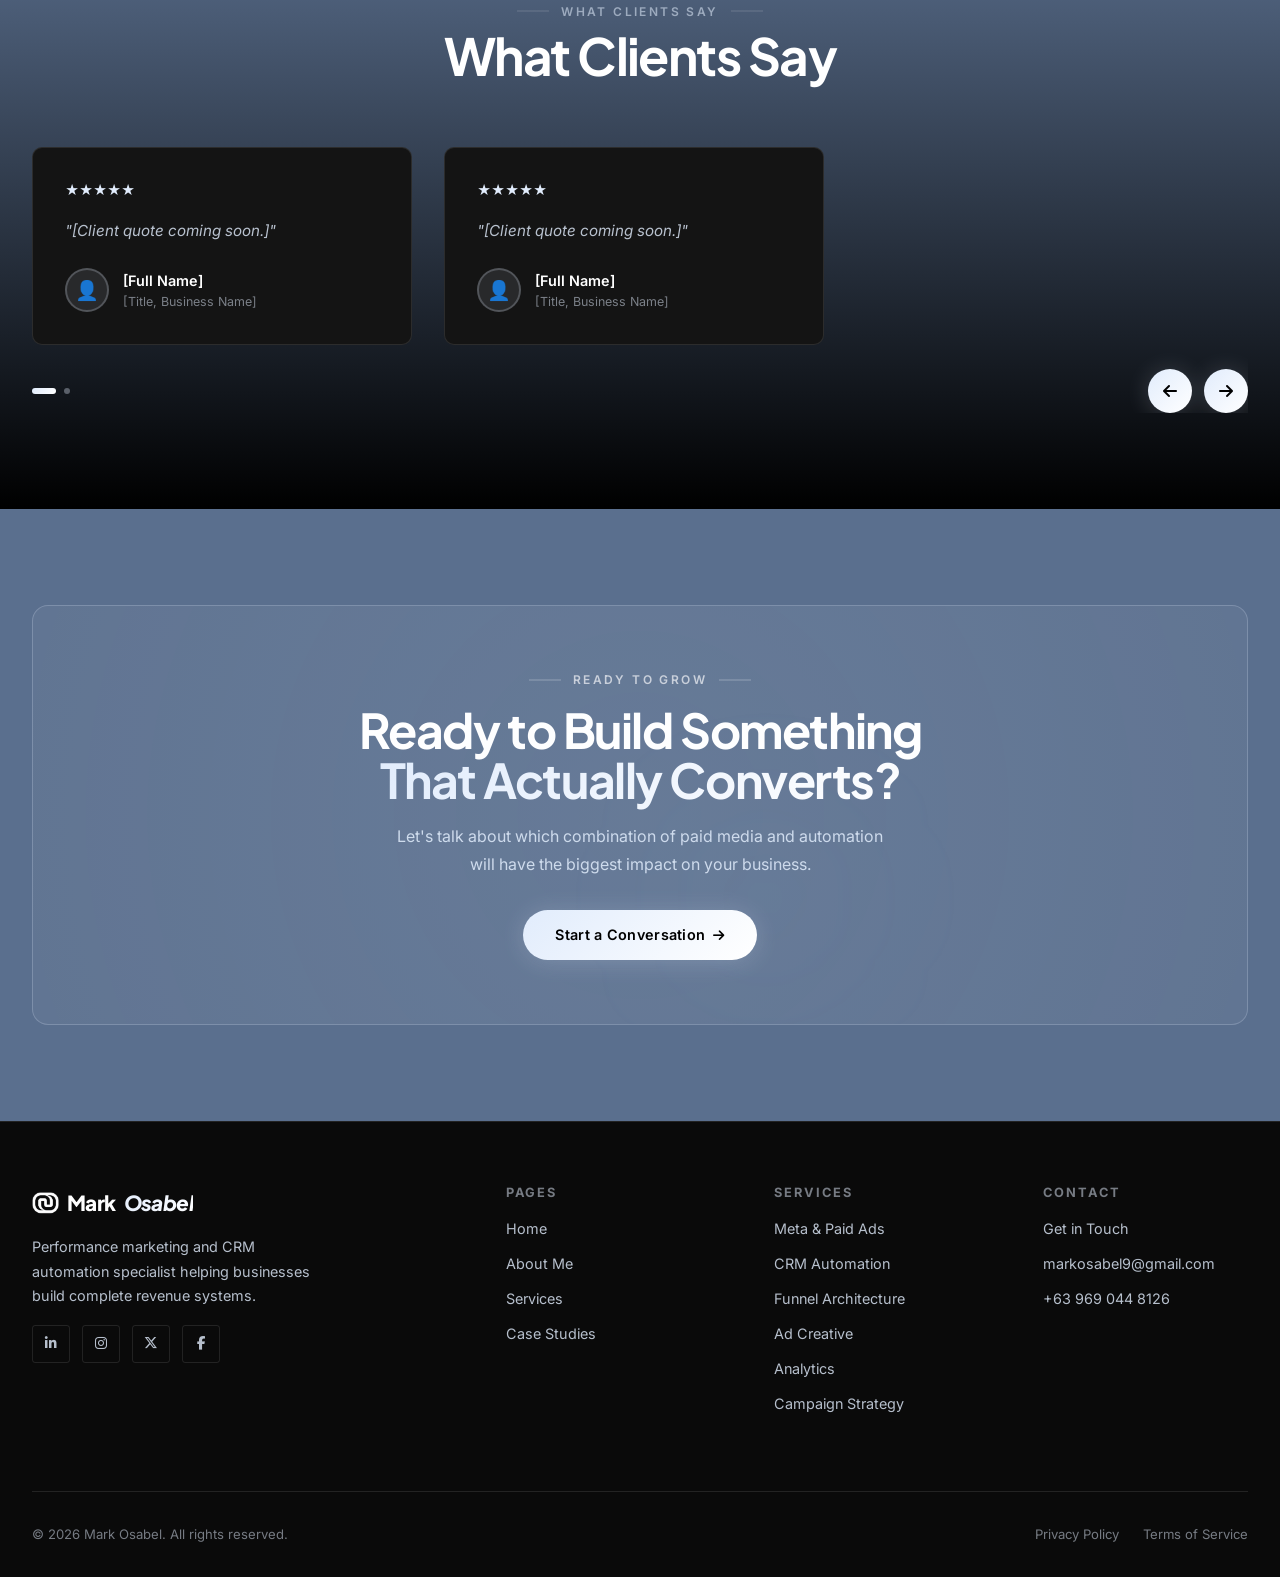
<file: portfolio/index.html>
<!-- ==================== HERO → ABOUT GRADIENT DIVIDER ==================== -->
  <div class="section-gradient-divider" aria-hidden="true"></div>
<!DOCTYPE html>
<html lang="en">
<head>
  <meta charset="UTF-8" />
  <meta name="viewport" content="width=device-width, initial-scale=1.0" />
  <meta name="description" content="Performance marketing and CRM automation specialist helping businesses build complete revenue systems." />
  <title>Mark Osabel — Digital Marketing Expert</title>

  <!-- Favicon placeholder -->
  <link rel="icon" href="data:image/svg+xml,<svg xmlns='http://www.w3.org/2000/svg' viewBox='0 0 100 100'><text y='.9em' font-size='90'>✦</text></svg>" />

  <!-- Stylesheets -->
  <link rel="stylesheet" href="css/main.css" />
  <link rel="stylesheet" href="css/animations.css" />
  <link rel="stylesheet" href="css/components.css" />

  <!-- Font Awesome -->
  <link rel="stylesheet" href="https://cdnjs.cloudflare.com/ajax/libs/font-awesome/6.5.0/css/all.min.css" />

  <style>
    /* ---- Splash Screen: single full-screen video ---- */
    #splash-screen {
      position: fixed;
      inset: 0;
      z-index: 999999;
      background: #000000;
      overflow: hidden;
      transition: opacity 0.7s cubic-bezier(0.4, 0, 0.2, 1);
    }
    #splash-screen.fading { opacity: 0; pointer-events: none; }
    #splash-screen.hidden { display: none; }
    #splash-video {
      position: absolute;
      top: 0; left: 0;
      width: 100%; height: 100%;
      object-fit: cover;
      display: block;
    }

    /* ---- Parallax page reveal: layers hidden until .page-ready on body ---- */
    body:not(.page-ready) #navbar,
    body:not(.page-ready) .hero-bg,
    body:not(.page-ready) .hero-content,
    body:not(.page-ready) .hero-social,
    body:not(.page-ready) .hero-scroll {
      opacity: 0;
    }

    /* BG image: slides up from below — deepest layer, most travel */
    body.page-ready .hero-bg {
      animation: revealFromBottom 1.4s cubic-bezier(0.16, 1, 0.3, 1) 0.1s both;
    }
    /* Navbar: slides down from top */
    body.page-ready #navbar {
      animation: revealFromTop 1s cubic-bezier(0.22, 1, 0.36, 1) 0.3s both;
    }
    /* Hero text: slides in from the left */
    body.page-ready .hero-content {
      animation: revealFromLeft 1.1s cubic-bezier(0.22, 1, 0.36, 1) 0.45s both;
    }
    /* Social + scroll indicator: slide in from the right */
    body.page-ready .hero-social,
    body.page-ready .hero-scroll {
      animation: revealFromRight 1.1s cubic-bezier(0.22, 1, 0.36, 1) 0.45s both;
    }

    @keyframes revealFromBottom {
      from { opacity: 0; transform: translateY(60px); }
      to   { opacity: 1; transform: translateY(0); }
    }
    @keyframes revealFromTop {
      from { opacity: 0; transform: translateX(-50%) translateY(-36px); }
      to   { opacity: 1; transform: translateX(-50%) translateY(0); }
    }
    @keyframes revealFromLeft {
      from { opacity: 0; transform: translateX(-80px); }
      to   { opacity: 1; transform: translateX(0); }
    }
    @keyframes revealFromRight {
      from { opacity: 0; transform: translateX(60px); }
      to   { opacity: 1; transform: translateX(0); }
    }

    /* ---- Navbar: floating pill ---- */
    #navbar {
      position: fixed !important;
      top: 1.1rem !important;
      left: 50% !important;
      right: auto !important;
      transform: translateX(-50%) !important;
      z-index: 9999 !important;
      background: rgba(8, 8, 8, 0.48) !important;
      backdrop-filter: blur(20px) saturate(180%) !important;
      -webkit-backdrop-filter: blur(20px) saturate(180%) !important;
      border: 1px solid rgba(255, 255, 255, 0.13) !important;
      border-radius: 999px !important;
      box-shadow: 0 4px 32px rgba(0, 0, 0, 0.45) !important;
      overflow: hidden !important;
      transition: background 0.4s ease, box-shadow 0.4s ease, border-color 0.4s ease !important;
    }
    #navbar.scrolled {
      background: rgba(8, 8, 8, 0.75) !important;
      border-color: rgba(255, 255, 255, 0.16) !important;
      box-shadow: 0 8px 40px rgba(0, 0, 0, 0.55) !important;
    }

    /* ---- Hero Section ---- */
    #hero {
      min-height: 100vh;
      display: flex;
      align-items: center;
      position: relative;
      overflow: hidden;
    }

    .hero-bg {
      position: absolute;
      inset: 0;
      background-image: url('assets/images/bg.jpg');
      background-size: contain;
      background-repeat: no-repeat;
      background-position: center center;
      z-index: 0;
    }

    /* Left-side overlay — low opacity, just enough for text legibility */
    .hero-bg::before {
      content: '';
      position: absolute;
      inset: 0;
      background: linear-gradient(
        to right,
        rgba(0, 0, 0, 0.60) 0%,
        rgba(0, 0, 0, 0.35) 40%,
        rgba(0, 0, 0, 0.08) 65%,
        transparent 100%
      );
      z-index: 1;
      pointer-events: none;
    }

    /* Bottom fade — blends hero image into the gradient divider below */
    .hero-bg::after {
      content: '';
      position: absolute;
      left: 0; right: 0; bottom: 0;
      height: 45%;
      background: linear-gradient(to bottom, transparent 0%, #000000 100%);
      z-index: 2;
      pointer-events: none;
    }

    .hero-inner {
      position: relative;
      z-index: 3;
      width: 100%;
      max-width: var(--max-width);
      margin: 0 auto;
      padding: calc(var(--nav-height) + 5rem) var(--space-md) 6rem;
    }

    .hero-content {
      max-width: 620px;
    }

    .hero-eyebrow {
      display: inline-flex;
      align-items: center;
      gap: 0.5rem;
      font-size: 0.95rem;
      font-weight: 600;
      letter-spacing: 0.2em;
      text-transform: uppercase;
      color: var(--accent-light);
      margin-bottom: 1.5rem;
      animation: fadeInDown 0.8s var(--ease) 0.2s both;
    }

    .hero-eyebrow .dot {
      width: 6px; height: 6px;
      background: var(--accent-light);
      border-radius: 50%;
      animation: pulseGlow 2s ease-in-out infinite;
    }

    .hero-name {
      font-size: clamp(3.5rem, 7vw, 7.5rem);
      font-weight: 900;
      line-height: 1.0;
      letter-spacing: -0.04em;
      margin-bottom: 0.75rem;
      overflow: hidden;
      white-space: nowrap;
    }

    .hero-name-word {
      display: inline-block;
      animation: heroTextSlide 0.9s var(--ease) both;
    }

    .hero-name-word:nth-child(1) { animation-delay: 0.3s; font-weight: 800; color: #ffffff; }
    .hero-name-word:nth-child(2) { animation-delay: 0.45s; color: var(--accent-light); font-weight: 300; letter-spacing: -0.05em; }

    .hero-role {
      font-family: var(--font-body);
      font-size: clamp(1.2rem, 2.5vw, 1.65rem);
      font-weight: 400;
      color: var(--text-secondary);
      margin-bottom: 2rem;
      animation: fadeInUp 0.8s var(--ease) 0.6s both;
      display: flex;
      align-items: center;
      gap: 0.6rem;
      flex-wrap: wrap;
    }

    .hero-role-static { color: rgba(225, 236, 252, 0.80); }

    .hero-role-dynamic {
      color: var(--accent-light);
      font-weight: 600;
      min-width: 180px;
    }

    /* Quote block */
    .hero-quote {
      position: relative;
      border-left: 3px solid #e1ecfc;
      padding: 1.25rem 1.5rem;
      background: rgba(237, 235, 217, 0.06);
      border-radius: 0 var(--radius) var(--radius) 0;
      margin-bottom: 2.5rem;
      animation: fadeInLeft 0.8s var(--ease) 0.7s both;
    }

    .hero-quote blockquote {
      font-family: var(--font-body);
      font-size: 1.2rem;
      font-style: normal;
      font-weight: 300;
      color: var(--cream);
      line-height: 1.7;
      letter-spacing: 0.01em;
      margin-bottom: 0.5rem;
    }

    .hero-quote cite {
      font-size: 0.88rem;
      color: var(--text-muted);
      font-style: normal;
      letter-spacing: 0.06em;
      text-transform: uppercase;
    }

    .hero-actions {
      display: flex;
      gap: 1rem;
      flex-wrap: wrap;
      animation: fadeInUp 0.8s var(--ease) 0.85s both;
    }

    /* Right: big photo */
    /* Social sidebar */
    .hero-social {
      position: absolute;
      right: 2rem;
      top: 50%;
      transform: translateY(-50%);
      left: auto;
      bottom: auto;
      display: flex;
      flex-direction: column;
      align-items: center;
      gap: 0.75rem;
      z-index: 3;
    }

    .hero-social::before {
      content: '';
      display: block;
      width: 1px;
      height: 60px;
      background: linear-gradient(to bottom, transparent, rgba(225, 236, 252, 0.40));
    }

    .hero-social a {
      color: #e1ecfc;
      font-size: 0.85rem;
      transition: var(--transition);
    }

    .hero-social a:hover {
      color: #ffffff;
      transform: scale(1.2);
    }

    /* Scroll indicator */
    .hero-scroll {
      position: absolute;
      bottom: 2.5rem;
      left: 50%;
      transform: translateX(-50%);
      display: flex;
      flex-direction: column;
      align-items: center;
      gap: 0.5rem;
      font-size: 0.7rem;
      letter-spacing: 0.15em;
      text-transform: uppercase;
      color: var(--text-muted);
      z-index: 3;
    }

    .hero-scroll-line {
      width: 1px;
      height: 40px;
      background: linear-gradient(to bottom, var(--accent), transparent);
      animation: floatY 2s ease-in-out infinite;
    }

    /* ---- About Snapshot ---- */
    #about-snap {
      border-bottom: 1px solid var(--border);
      background: #000000 !important;
      position: relative;
      overflow: hidden;
    }

    /* Radial glow spotlight */
    #about-snap::before {
      content: '';
      position: absolute;
      inset: 0;
      background:
        radial-gradient(ellipse 85% 75% at 50% 50%,
          rgba(90, 111, 142, 0.80) 0%,
          rgba(90, 111, 142, 0.32) 50%,
          transparent 72%);
      pointer-events: none;
      z-index: 0;
    }

    /* Ensure content sits above the glow */
    #about-snap .container {
      position: relative;
      z-index: 1;
    }

    .about-snap-grid {
      display: grid;
      grid-template-columns: 1.2fr 1fr;
      gap: 4rem;
      align-items: center;
    }

    .about-snap-img {
      position: relative;
      border-radius: var(--radius-xl);
      overflow: hidden;
      aspect-ratio: 16/17;
      background: #111111;
    }

    .about-snap-img img {
      width: 100%; height: 100%;
      object-fit: contain;
      object-position: center bottom;
    }

    .about-snap-img::after {
      content: '';
      position: absolute;
      inset: 0;
      border: 1px solid var(--border-accent);
      border-radius: var(--radius-xl);
      pointer-events: none;
    }

    .about-snap-img-placeholder {
      width: 100%; height: 100%;
      background: linear-gradient(135deg, var(--dark-brown), var(--bg-surface-3));
      display: flex;
      align-items: center;
      justify-content: center;
      font-size: 4rem;
      color: var(--text-muted);
    }

    /* ---- Services Preview ---- */
    .services-grid {
      display: grid;
      grid-template-columns: repeat(3, 1fr);
      gap: 1.5rem;
    }

    @media (max-width: 900px) { .services-grid { grid-template-columns: repeat(2, 1fr); } }
    @media (max-width: 540px) { .services-grid { grid-template-columns: 1fr; } }

    /* ---- Work Carousel ---- */
    #work { border-top: none; border-bottom: none; }

    /* ---- Testimonials ---- */
    #testimonials { background: var(--bg-primary); }

    /* ---- Responsive hero ---- */
    @media (max-width: 900px) {
      .hero-inner      { padding-top: calc(var(--nav-height) + 3rem); padding-bottom: 5rem; }
      .hero-content    { max-width: 100%; }
      .hero-name       { white-space: normal; font-size: clamp(3rem, 9vw, 5rem); }
      .hero-social     { display: none; }
      .hero-scroll     { display: none; }
      .about-snap-grid { grid-template-columns: 1fr; }
    }

    @media (max-width: 540px) {
      .hero-quote { display: none; }
    }

    /* Hero buttons — gradient on dark */
    #hero .btn-primary {
      background: linear-gradient(135deg, #e1ecfc, #ffffff);
      color: #000000;
      box-shadow: 0 2px 24px rgba(225, 236, 252, 0.22);
    }
    #hero .btn-primary:hover {
      background: linear-gradient(135deg, #ffffff, #e1ecfc);
      color: #000000;
      box-shadow: 0 8px 30px rgba(225, 236, 252, 0.28);
    }
    #hero .btn-secondary {
      color: #e1ecfc;
      border-color: #e1ecfc;
    }
    #hero .btn-secondary:hover {
      background: linear-gradient(135deg, #e1ecfc, #ffffff);
      color: #000000;
      border-color: transparent;
    }
  </style>
</head>

<body>
  <!-- ==================== SPLASH SCREEN (first visit only) ==================== -->
  <div id="splash-screen" aria-hidden="true">
    <video id="splash-video" autoplay muted playsinline preload="auto">
      <source src="assets/videos/splash.mp4" type="video/mp4" />
    </video>
  </div>

  <!-- ==================== NOISE TEXTURE ==================== -->
  <div class="noise-overlay" aria-hidden="true"></div>

  <!-- ==================== CUSTOM CURSOR ==================== -->
  <div id="cursor-spotlight" aria-hidden="true"></div>
  <div id="cursor-dot"       aria-hidden="true"></div>
  <div id="cursor-ring"      aria-hidden="true"></div>

  <!-- ==================== NAVBAR ==================== -->
  <nav id="navbar" role="navigation" aria-label="Main navigation">
    <div class="nav-inner">
      <a href="index.html" class="nav-logo"><img src="assets/images/logomark.png" alt="" class="nav-logo-img" aria-hidden="true">Mark<span>Osabel</span></a>

      <ul class="nav-links" role="list">
        <li><a href="index.html"         class="active">Home</a></li>
        <li><a href="services.html">Services</a></li>
        <li><a href="about.html">About Me</a></li>
        <li><a href="case-studies.html">Case Studies</a></li>
      </ul>

      <div class="nav-cta">
        <a href="contact.html" class="btn btn-primary" id="nav-contact-btn">Contact with Me</a>
      </div>

      <button class="nav-hamburger" aria-label="Toggle navigation">
        <span></span><span></span><span></span>
      </button>
    </div>
  </nav>

  <!-- Mobile menu overlay -->
  <div class="nav-mobile-overlay" aria-hidden="true">
    <a href="index.html">Home</a>
    <a href="services.html">Services</a>
    <a href="about.html">About Me</a>
    <a href="case-studies.html">Case Studies</a>
    <a href="contact.html" style="color: var(--accent-light);">Contact</a>
  </div>

  <!-- ==================== HERO ==================== -->
  <section id="hero" aria-labelledby="hero-heading">
    <div class="hero-bg" aria-hidden="true"></div>

    <div class="hero-inner">
      <div class="hero-content">
        <div class="hero-eyebrow" aria-hidden="true">
          <span class="dot"></span>
          Performance Marketing + CRM Automation
        </div>

        <h1 class="hero-name" id="hero-heading">
          <span class="hero-name-word">Mark</span>&nbsp;
          <span class="hero-name-word">Osabel</span>
        </h1>

        <p class="hero-role">
          <span class="hero-role-static">I specialize in</span>
          <span class="hero-role-dynamic"
            data-type="Paid Media, CRM Automation, Funnel Architecture, Ad Creative, Analytics"
            data-type-speed="80"
            data-type-pause="2000"
          ></span>
        </p>

        <div class="hero-quote">
          <blockquote>
            "The best marketing does not stop at the click. It follows your customer all the way to the sale."
          </blockquote>
          <cite>— Mark Osabel</cite>
        </div>

        <div class="hero-actions">
          <a href="case-studies.html" class="btn btn-primary hero-cta-primary">
            View My Work <i class="fas fa-arrow-right"></i>
          </a>
          <a href="contact.html" class="btn btn-secondary">
            Let's Talk <i class="fas fa-comment-dots"></i>
          </a>
        </div>
      </div>
    </div>

    <!-- Social sidebar -->
    <div class="hero-social" aria-label="Social links">
      <a href="https://www.linkedin.com/in/markjosabel/" target="_blank" rel="noopener" aria-label="LinkedIn"><i class="fab fa-linkedin-in"></i></a>
      <a href="#" aria-label="Instagram"><i class="fab fa-instagram"></i></a>
      <a href="#" aria-label="Twitter/X"><i class="fab fa-x-twitter"></i></a>
    </div>

  </section>



  <!-- ==================== SERVICES PREVIEW CARDS ==================== -->
  <section id="services-cards">
    <div class="sc-container">
      <div class="sc-grid">

        <!-- Card 1: Meta Ads (top-left, tall) -->
        <div class="sc-card sc-card--1">
          <div class="sc-card-img-wrap">
            <img src="assets/images/meta.png" alt="Meta Ads">
          </div>
          <div class="sc-card-body">
            <span class="sc-eyebrow">Paid Media</span>
            <div class="sc-title-desc-wrap">
              <h3 class="sc-title">Meta &amp; Paid Advertising</h3>
              <span class="sc-desc">High-ROI paid campaigns across Meta, Google, TikTok, and LinkedIn. Every dollar tracked, every conversion optimized. I build the campaign architecture, write the creative, and manage the budget so you can focus on the business.</span>
            </div>
          </div>
        </div>

        <!-- Card 2: CRM (top-right, short) -->
        <div class="sc-card sc-card--2">
          <div class="sc-card-img-wrap">
            <img src="assets/images/CRM.png" alt="CRM Systems">
          </div>
          <div class="sc-card-body">
            <span class="sc-eyebrow">Automation</span>
            <div class="sc-title-desc-wrap">
              <h3 class="sc-title">CRM Automation &amp; Lead Nurturing</h3>
              <span class="sc-desc">Targeted email campaigns and smart automation sequences that turn subscribers into repeat buyers and leads into long-term clients. Built on GoHighLevel, HubSpot, ActiveCampaign, and more.</span>
            </div>
          </div>
        </div>

        <!-- Card 3: Funnel (bottom-left, short) -->
        <div class="sc-card sc-card--3">
          <div class="sc-card-img-wrap">
            <img src="assets/images/funnel.png" alt="Funnel Building">
          </div>
          <div class="sc-card-body">
            <span class="sc-eyebrow">Lead Architecture</span>
            <div class="sc-title-desc-wrap">
              <h3 class="sc-title">Funnel Architecture &amp; CRO</h3>
              <span class="sc-desc">Full-funnel design from the first ad click to the closed deal. I map the entire customer journey, build the landing pages, and integrate the booking and intake systems that make conversions happen.</span>
            </div>
          </div>
        </div>

        <!-- Card 4: Analytics (bottom-right, tall) -->
        <div class="sc-card sc-card--4">
          <div class="sc-card-img-wrap">
            <img src="assets/images/analytics.png" alt="Analytics">
          </div>
          <div class="sc-card-body">
            <span class="sc-eyebrow">Tracking</span>
            <div class="sc-title-desc-wrap">
              <h3 class="sc-title">Analytics &amp; Reporting</h3>
              <span class="sc-desc">Turn data into direction. I set up tracking, build custom dashboards, and deliver clear monthly reports that show exactly what your campaigns are producing and where to push next.</span>
            </div>
          </div>
        </div>

      </div>
    </div>
  </section>

  <!-- ==================== ABOUT SNAPSHOT ==================== -->
  <section id="about-snap" class="section section-light">
    <div class="container">
      <div class="about-snap-grid">
        <div class="about-snap-img reveal-left">
          <img src="assets/images/profile.png" alt="Mark Osabel" />
        </div>

        <div class="reveal-right">
          <span class="section-label">About Me</span>
          <h2 class="section-title reveal" style="text-align:left; margin-bottom:1rem;">
            The Specialist Behind the Numbers
          </h2>
          <div class="divider"></div>
          <p style="margin-bottom:1.25rem;">
            I have spent 11 years building paid media campaigns and automation systems that do more than generate leads. They close them.
          </p>
          <p style="margin-bottom:2rem;">
            My work sits at the intersection of strategy, creative, and technology, so the clients I work with do not need three separate agencies to get results. They need one system and someone who knows how to build it.
          </p>

          <div class="stats-row stagger-children" style="margin-bottom:2rem;">
            <div class="stat-item">
              <span class="stat-number" data-counter data-target="11" data-suffix="+">11+</span>
              <span class="stat-label">Years in Paid Media &amp; Automation</span>
            </div>
            <div class="stat-item">
              <span class="stat-number">$150K</span>
              <span class="stat-label">Max Monthly Ad Budget</span>
            </div>
            <div class="stat-item">
              <span class="stat-number" data-counter data-target="40" data-suffix="+">40+</span>
              <span class="stat-label">Automation Workflows Built</span>
            </div>
            <div class="stat-item">
              <span class="stat-number" data-counter data-target="8" data-suffix="+">8+</span>
              <span class="stat-label">Industries Served</span>
            </div>
          </div>

          <a href="about.html" class="btn btn-primary">
            Get to Know Me <i class="fas fa-arrow-right"></i>
          </a>
        </div>
      </div>
    </div>
  </section>

  <!-- ==================== SERVICES PREVIEW ==================== -->
  <section id="services-preview" class="section">
    <div class="container">
      <div class="section-header">
        <span class="section-label">What I Do</span>
        <h2 class="section-title reveal">My Core Services</h2>
        <p class="section-subtitle reveal">
          End-to-end performance systems designed to grow your pipeline and close more clients.
        </p>
      </div>

      <div class="services-grid stagger-children">
        <div class="service-card" data-tilt="5">
          <div class="service-icon"><i class="fas fa-bullseye"></i></div>
          <h4>Meta &amp; Paid Advertising</h4>
          <p>High-ROI paid campaigns across Meta, Google, TikTok, and LinkedIn. Every dollar tracked, every conversion optimized.</p>
        </div>

        <div class="service-card" data-tilt="5">
          <div class="service-icon"><i class="fas fa-gears"></i></div>
          <h4>CRM Automation &amp; Lead Nurturing</h4>
          <p>Smart automation sequences that turn new leads into repeat buyers and subscribers into long-term clients.</p>
        </div>

        <div class="service-card" data-tilt="5">
          <div class="service-icon"><i class="fas fa-diagram-project"></i></div>
          <h4>Funnel Architecture &amp; CRO</h4>
          <p>Full-funnel design from first click to closed deal. Landing pages, booking flows, and quiz funnels built to convert.</p>
        </div>

        <div class="service-card" data-tilt="5">
          <div class="service-icon"><i class="fas fa-film"></i></div>
          <h4>Ad Creative Production</h4>
          <p>Scroll-stopping video and static ad creatives built for performance. Direction, editing, and copy all handled in one place.</p>
        </div>

        <div class="service-card" data-tilt="5">
          <div class="service-icon"><i class="fas fa-chart-bar"></i></div>
          <h4>Analytics &amp; Reporting</h4>
          <p>Turn data into direction. Custom dashboards and clear monthly reports that show exactly what is working and what is not.</p>
        </div>

        <div class="service-card" data-tilt="5">
          <div class="service-icon"><i class="fas fa-chess"></i></div>
          <h4>Campaign Strategy &amp; Planning</h4>
          <p>Audience research, channel selection, messaging frameworks, and KPI targets set before anything goes live.</p>
        </div>
      </div>

      <div class="text-center" style="margin-top:3rem;">
        <a href="services.html" class="btn btn-primary">View All Services <i class="fas fa-arrow-right"></i></a>
      </div>
    </div>
  </section>

  <!-- ==================== FEATURED WORK CAROUSEL ==================== -->
  <section id="work" class="section section-light">
    <div class="container">
      <div class="flex-between" style="margin-bottom:2.5rem;flex-wrap:wrap;gap:1rem;">
        <div>
          <span class="section-label">Portfolio</span>
          <h2 class="section-title reveal" style="text-align:left;">Featured Work</h2>
        </div>
        <a href="case-studies.html" class="btn btn-primary">All Case Studies <i class="fas fa-arrow-right"></i></a>
      </div>

      <!-- Carousel -->
      <div class="carousel-wrap" data-autoplay="4000" data-loop="true" data-per-view="1">
        <div class="carousel-track">

          <div class="carousel-slide">
            <div class="project-card">
              <div class="project-card-img" style="width:100%;height:100%;">
                <img src="assets/images/healthcare.png" alt="Healthcare Clinic Case Study" style="width:100%;height:100%;object-fit:cover;aspect-ratio:4/3;display:block;" />
              </div>
              <div class="project-card-overlay">
                <span class="project-card-category">Healthcare / Meta Ads</span>
                <h3 class="project-card-title">Healthcare Clinic Cut Cost Per Lead from $15 to $2.14</h3>
                <a href="case-studies.html" class="project-card-link">View Case Study <i class="fas fa-arrow-right"></i></a>
              </div>
            </div>
          </div>

          <div class="carousel-slide">
            <div class="project-card">
              <div class="project-card-img" style="width:100%;height:100%;">
                <img src="assets/images/motorcycle.png" alt="Motorcycle Accessories Brand" style="width:100%;height:100%;object-fit:cover;aspect-ratio:4/3;display:block;" />
              </div>
              <div class="project-card-overlay">
                <span class="project-card-category">Ecommerce / Paid Media</span>
                <h3 class="project-card-title">Motorcycle Accessories Brand: 9.83x Average ROAS</h3>
                <a href="case-studies.html" class="project-card-link">View Case Study <i class="fas fa-arrow-right"></i></a>
              </div>
            </div>
          </div>

          <div class="carousel-slide">
            <div class="project-card">
              <div class="project-card-img" style="width:100%;height:100%;">
                <img src="assets/images/candle.png" alt="DTC Candle Brand" style="width:100%;height:100%;object-fit:cover;aspect-ratio:4/3;display:block;" />
              </div>
              <div class="project-card-overlay">
                <span class="project-card-category">Ecommerce / CRM Automation</span>
                <h3 class="project-card-title">Candle Brand: 6.96x ROAS on Cart Abandonment</h3>
                <a href="case-studies.html" class="project-card-link">View Case Study <i class="fas fa-arrow-right"></i></a>
              </div>
            </div>
          </div>

        </div>

        <div style="display:flex;align-items:center;justify-content:space-between;margin-top:1.5rem;flex-wrap:wrap;gap:1rem;">
          <div class="carousel-dots"></div>
          <div style="display:flex;gap:0.75rem;">
            <button class="carousel-btn carousel-btn-prev" aria-label="Previous slide">
              <i class="fas fa-arrow-left"></i>
            </button>
            <button class="carousel-btn carousel-btn-next" aria-label="Next slide">
              <i class="fas fa-arrow-right"></i>
            </button>
          </div>
        </div>
      </div>
    </div>
  </section>

  <!-- ==================== TESTIMONIALS ==================== -->
  <section id="testimonials" class="section">
    <div class="container">
      <div class="section-header">
        <span class="section-label">What Clients Say</span>
        <h2 class="section-title reveal">What Clients Say</h2>
      </div>

      <div class="carousel-wrap" data-autoplay="5000" data-loop="true" data-per-view="1">
        <div class="carousel-track">

          <div class="carousel-slide">
            <div class="testimonial-card">
              <div class="stars">★★★★★</div>
              <p class="testimonial-text">
                "[Client quote coming soon.]"
              </p>
              <div class="testimonial-author">
                <div style="width:44px;height:44px;border-radius:50%;background:var(--accent-glow);border:2px solid var(--border-accent);display:flex;align-items:center;justify-content:center;font-size:1.2rem;">👤</div>
                <div>
                  <div class="testimonial-author-name">[Full Name]</div>
                  <div class="testimonial-author-role">[Title, Business Name]</div>
                </div>
              </div>
            </div>
          </div>

          <div class="carousel-slide">
            <div class="testimonial-card">
              <div class="stars">★★★★★</div>
              <p class="testimonial-text">
                "[Client quote coming soon.]"
              </p>
              <div class="testimonial-author">
                <div style="width:44px;height:44px;border-radius:50%;background:var(--accent-glow);border:2px solid var(--border-accent);display:flex;align-items:center;justify-content:center;font-size:1.2rem;">👤</div>
                <div>
                  <div class="testimonial-author-name">[Full Name]</div>
                  <div class="testimonial-author-role">[Title, Business Name]</div>
                </div>
              </div>
            </div>
          </div>

        </div>

        <div style="display:flex;align-items:center;justify-content:space-between;margin-top:1.5rem;flex-wrap:wrap;gap:1rem;">
          <div class="carousel-dots"></div>
          <div style="display:flex;gap:0.75rem;">
            <button class="carousel-btn carousel-btn-prev" aria-label="Previous testimonial"><i class="fas fa-arrow-left"></i></button>
            <button class="carousel-btn carousel-btn-next" aria-label="Next testimonial"><i class="fas fa-arrow-right"></i></button>
          </div>
        </div>
      </div>
    </div>
  </section>

  <!-- ==================== CTA BAND ==================== -->
  <section class="section section-light">
    <div class="container">
      <div class="cta-band reveal-scale">
        <div class="orb orb-3" aria-hidden="true"></div>
        <span class="section-label" style="margin-bottom:1rem;">Ready to Grow</span>
        <h2>Ready to Build Something<br/><span class="text-accent">That Actually Converts?</span></h2>
        <p>Let's talk about which combination of paid media and automation will have the biggest impact on your business.</p>
        <div style="display:flex;gap:1rem;justify-content:center;flex-wrap:wrap;">
          <a href="contact.html" class="btn btn-primary">Start a Conversation <i class="fas fa-arrow-right"></i></a>
        </div>
      </div>
    </div>
  </section>

  <!-- ==================== FOOTER ==================== -->
  <footer>
    <div class="footer-inner">
      <div class="footer-top">
        <div class="footer-brand">
          <a href="index.html" class="nav-logo" style="font-size:1.3rem;"><img src="assets/images/logomark.png" alt="" class="nav-logo-img" aria-hidden="true">Mark<span>Osabel</span></a>
          <p>Performance marketing and CRM automation specialist helping businesses build complete revenue systems.</p>
          <div class="footer-social">
            <a href="https://www.linkedin.com/in/markjosabel/" class="social-link" target="_blank" rel="noopener" aria-label="LinkedIn"><i class="fab fa-linkedin-in"></i></a>
            <a href="#" class="social-link" aria-label="Instagram"><i class="fab fa-instagram"></i></a>
            <a href="#" class="social-link" aria-label="Twitter/X"><i class="fab fa-x-twitter"></i></a>
            <a href="#" class="social-link" aria-label="Facebook"><i class="fab fa-facebook-f"></i></a>
          </div>
        </div>

        <div class="footer-col">
          <h5>Pages</h5>
          <ul>
            <li><a href="index.html">Home</a></li>
            <li><a href="about.html">About Me</a></li>
            <li><a href="services.html">Services</a></li>
            <li><a href="case-studies.html">Case Studies</a></li>
          </ul>
        </div>

        <div class="footer-col">
          <h5>Services</h5>
          <ul>
            <li><a href="services.html">Meta &amp; Paid Ads</a></li>
            <li><a href="services.html">CRM Automation</a></li>
            <li><a href="services.html">Funnel Architecture</a></li>
            <li><a href="services.html">Ad Creative</a></li>
            <li><a href="services.html">Analytics</a></li>
            <li><a href="services.html">Campaign Strategy</a></li>
          </ul>
        </div>

        <div class="footer-col">
          <h5>Contact</h5>
          <ul>
            <li><a href="contact.html">Get in Touch</a></li>
            <li><a href="mailto:markosabel9@gmail.com">markosabel9@gmail.com</a></li>
            <li><a href="tel:+639690448126">+63 969 044 8126</a></li>
          </ul>
        </div>
      </div>

      <div class="footer-bottom">
        <span>© 2026 Mark Osabel. All rights reserved.</span>
        <div style="display:flex;gap:1.5rem;">
          <a href="#">Privacy Policy</a>
          <a href="#">Terms of Service</a>
        </div>
      </div>
    </div>
  </footer>

  <!-- Back to top -->
  <button id="back-to-top" aria-label="Back to top" style="
    position:fixed; bottom:2rem; right:2rem;
    width:44px; height:44px;
    background:var(--accent); color:var(--cream);
    border:none; border-radius:50%;
    display:flex; align-items:center; justify-content:center;
    font-size:1rem; cursor:pointer;
    opacity:0; visibility:hidden;
    transition:opacity 0.3s, visibility 0.3s, transform 0.3s;
    z-index:500; box-shadow:var(--shadow-accent);
  ">
    <i class="fas fa-arrow-up"></i>
  </button>

  <style>
    #back-to-top.visible { opacity:1; visibility:visible; }
    #back-to-top:hover { transform:translateY(-3px); background:var(--accent-light); }
  </style>

  <!-- Scripts -->
  <script src="js/main.js"></script>
  <script src="js/cursor.js"></script>
  <script src="js/carousel.js"></script>
  <script src="js/animations.js"></script>
  <script src="js/tour.js"></script>
  <script>
    // Inline navbar scroll — reinforces main.js
    (function () {
      var nav = document.getElementById('navbar');
      if (!nav) return;
      function onScroll() {
        nav.classList.toggle('scrolled', window.scrollY > 30);
      }
      window.addEventListener('scroll', onScroll, { passive: true });
      onScroll();
    })();
  </script>

  <!-- ==================== SPLASH SCREEN CONTROLLER ==================== -->
  <script>
    (function () {
      var splash = document.getElementById('splash-screen');
      var loader = document.getElementById('loader');
      var video  = document.getElementById('splash-video');
      var SEEN_KEY = 'splashSeen';

      // ---- Returning visit: skip splash, use standard loader ----
      if (sessionStorage.getItem(SEEN_KEY)) {
        // Hide splash immediately
        splash.classList.add('hidden');

        // Standard loader takes over (main.js initLoader handles hiding it)
        document.body.classList.add('page-ready');
        return;
      }

      // ---- First visit: play splash ----
      // Hide the loader so it doesn't overlap the splash
      if (loader) loader.classList.add('hidden');

      document.body.style.overflow = 'hidden';
      var dismissed = false;

      function reveal() {
        if (dismissed) return;
        dismissed = true;

        // Mark as seen so returning visits skip the splash
        sessionStorage.setItem(SEEN_KEY, '1');

        // Fade out the splash over 0.7s
        splash.classList.add('fading');

        // Halfway through the fade, start page elements animating in
        setTimeout(function () {
          document.body.classList.add('page-ready');
          document.body.style.overflow = '';
        }, 350);

        // Remove splash from DOM after fade completes
        setTimeout(function () {
          splash.classList.add('hidden');
        }, 750);
      }

      video.addEventListener('ended', reveal);

      video.play().catch(function () {
        setTimeout(reveal, 500);
      });

      // Hard fallback: 15s
      setTimeout(reveal, 15000);
    })();
  </script>
</body>
</html>
</file>
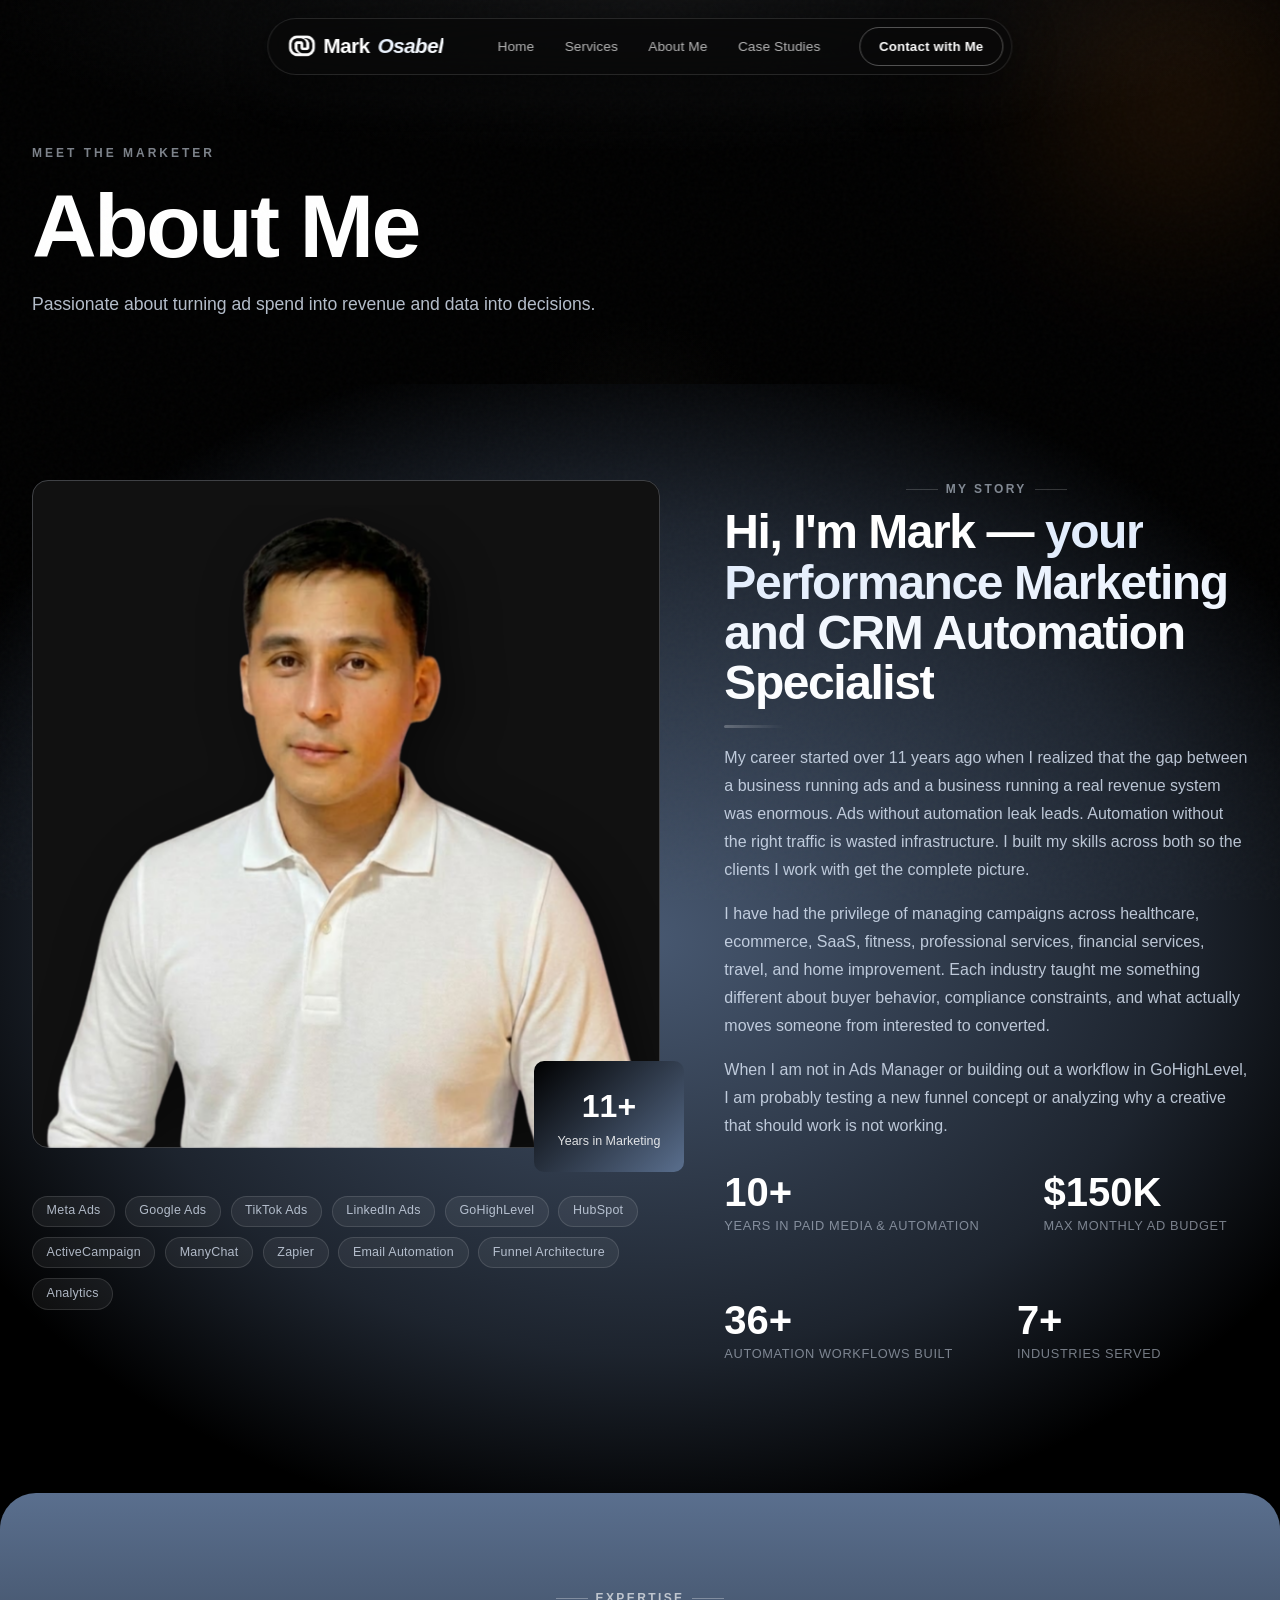
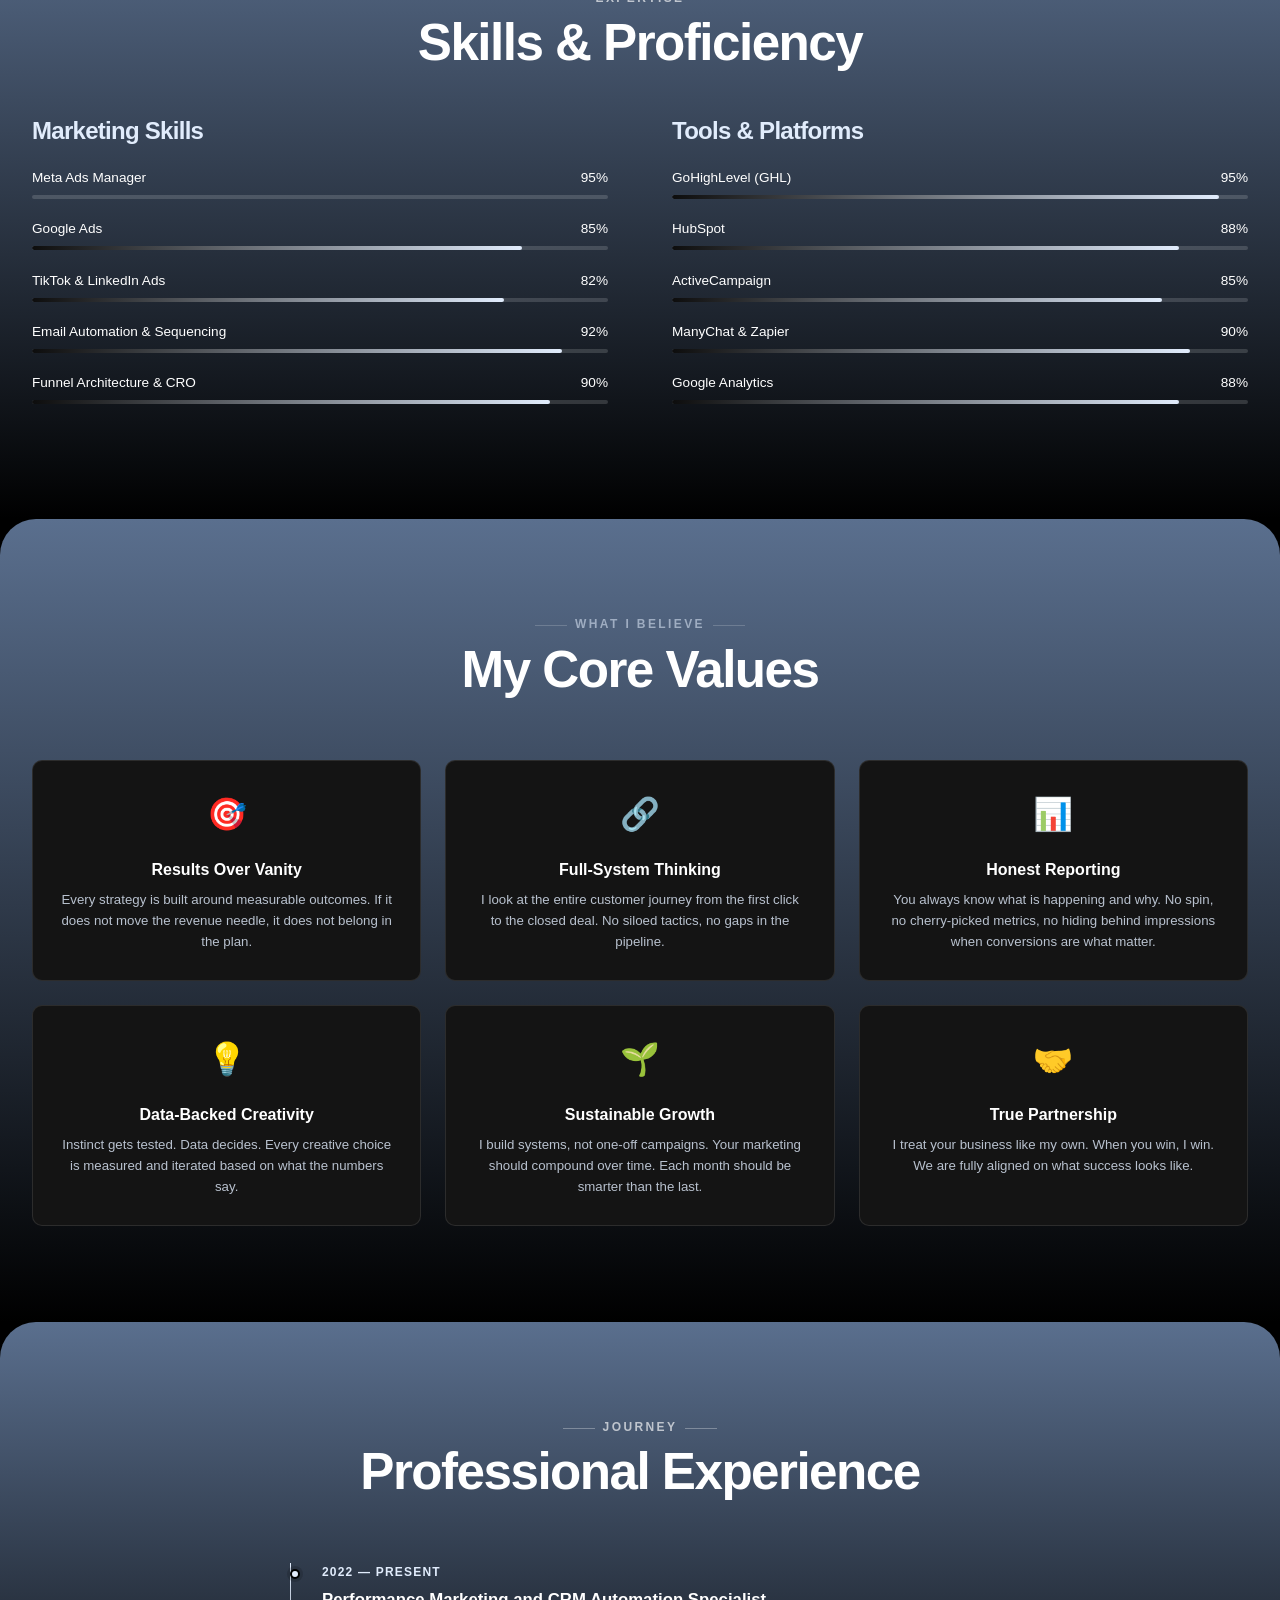
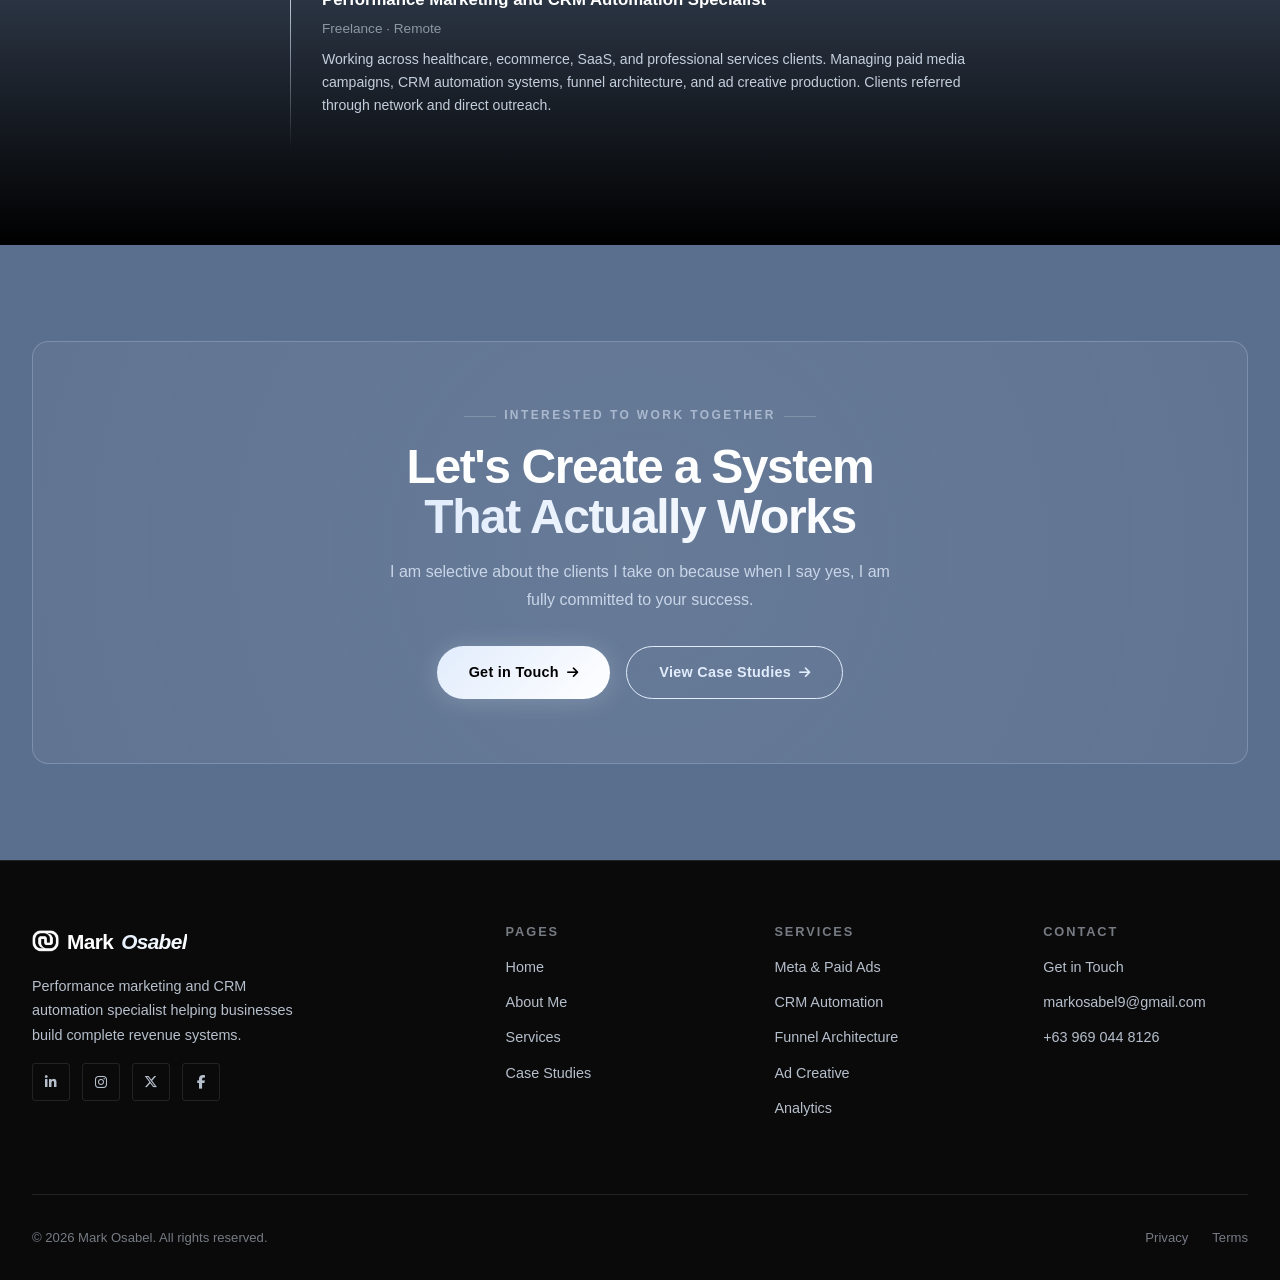
<file: about.html>
<meta name="viewport" content="width=device-width, initial-scale=1.0, maximum-scale=1, user-scalable=0" />
<!DOCTYPE html>
<html lang="en">
<head>
  <meta charset="UTF-8" />
  <meta name="viewport" content="width=device-width, initial-scale=1.0" />
  <meta name="description" content="Learn about Mark Osabel — performance marketing and CRM automation specialist with 11+ years of experience in paid media and automation systems." />
  <title>About Me — Mark Osabel</title>
  <link rel="icon" href="data:image/svg+xml,<svg xmlns='http://www.w3.org/2000/svg' viewBox='0 0 100 100'><text y='.9em' font-size='90'>✦</text></svg>" />
  <link rel="stylesheet" href="css/main.css" />
  <link rel="stylesheet" href="css/animations.css" />
  <link rel="stylesheet" href="css/components.css" />
  <link rel="stylesheet" href="https://cdnjs.cloudflare.com/ajax/libs/font-awesome/6.5.0/css/all.min.css" />

  <style>
    /* ---- About Story ---- */
    .about-story-grid {
      display: grid;
      grid-template-columns: 1.2fr 1fr;
      gap: 4rem;
      align-items: start;
    }

    .about-story-img-wrap {
      position: relative;
    }

    .about-story-img {
      border-radius: var(--radius-xl);
      overflow: hidden;
      aspect-ratio: 16/17;
      background: #111111;
    }

    .about-story-img img {
      width: 100%; height: 100%;
      object-fit: contain;
      object-position: center bottom;
    }

    .about-story-img::after {
      content: '';
      position: absolute;
      inset: 0;
      border: 1px solid var(--border-accent);
      border-radius: var(--radius-xl);
      pointer-events: none;
    }

    .about-img-placeholder {
      width: 100%; height: 100%;
      background: linear-gradient(135deg, var(--dark-brown), var(--bg-surface-3));
      display: flex;
      align-items: center;
      justify-content: center;
      font-size: 5rem;
      color: var(--text-muted);
    }

    .about-accent-card {
      position: absolute;
      bottom: -1.5rem;
      right: -1.5rem;
      background: linear-gradient(135deg, #000000, #5A6F8E);
      color: var(--cream);
      border-radius: var(--radius-lg);
      padding: 1.25rem 1.5rem;
      text-align: center;
      min-width: 130px;
    }

    .about-accent-card strong {
      display: block;
      font-family: var(--font-heading);
      font-size: 2rem;
      font-weight: 800;
    }

    .about-accent-card span {
      font-size: 0.78rem;
      opacity: 0.85;
    }

    /* Values */
    .values-grid {
      display: grid;
      grid-template-columns: repeat(3, 1fr);
      gap: 1.5rem;
    }

    .value-card {
      background: var(--bg-card);
      border: 1px solid var(--border);
      border-radius: var(--radius-lg);
      padding: 1.75rem;
      text-align: center;
      transition: var(--transition-md);
    }

    .value-card:hover {
      border-color: var(--border-accent);
      transform: translateY(-4px);
    }

    .value-icon {
      font-size: 2rem;
      margin-bottom: 1rem;
      display: block;
    }

    .value-title {
      font-size: 1rem;
      font-weight: 700;
      color: var(--cream);
      margin-bottom: 0.4rem;
    }

    .value-desc {
      font-size: 0.83rem;
      color: var(--text-secondary);
      line-height: 1.6;
    }

    /* Skills section */
    .skills-section {
      border-top: none;
      border-bottom: none;
    }

    /* Story section — black bg + radial glow (matches homepage about preview) */
    #about-story {
      background: #000000;
      position: relative;
      overflow: hidden;
    }
    #about-story::before {
      content: '';
      position: absolute;
      inset: 0;
      background: radial-gradient(ellipse 85% 75% at 50% 50%,
        rgba(90, 111, 142, 0.80) 0%,
        rgba(90, 111, 142, 0.32) 50%,
        transparent 72%);
      pointer-events: none;
      z-index: 0;
    }
    #about-story .container {
      position: relative;
      z-index: 1;
    }

    /* CTA section */
    #about-cta {
      background: #5A6F8E !important;
    }

    .skills-layout {
      display: grid;
      grid-template-columns: 1fr 1fr;
      gap: 4rem;
      align-items: start;
    }

    /* Experience timeline */
    .exp-section {}

    @media (max-width: 900px) {
      .about-story-grid  { grid-template-columns: 1fr; }
      .values-grid       { grid-template-columns: repeat(2, 1fr); }
      .skills-layout     { grid-template-columns: 1fr; }
      .about-accent-card { right: 0; }
    }

    @media (max-width: 540px) {
      .values-grid { grid-template-columns: 1fr; }
    }

    @media (max-width: 900px) {
  .reveal-right h2 {
    text-align: center !important;
  }

  .reveal-right p {
    text-align: center;
  }

  .reveal-right .divider {
    margin: var(--space-sm) auto;
  }

  .reveal-right .stats-row {
    align-items: center;
    text-align: center;
  }

  .reveal-right .stat-item {
    align-items: center;
  }
}

    /* ---- Navbar: floating pill ---- */
    #navbar {
      position: fixed !important;
      top: 1.1rem !important;
      left: 50% !important;
      right: auto !important;
      transform: translateX(-50%) !important;
      z-index: 9999 !important;
      background: rgba(8, 8, 8, 0.48) !important;
      backdrop-filter: blur(20px) saturate(180%) !important;
      -webkit-backdrop-filter: blur(20px) saturate(180%) !important;
      border: 1px solid rgba(255, 255, 255, 0.13) !important;
      border-radius: 999px !important;
      box-shadow: 0 4px 32px rgba(0, 0, 0, 0.45) !important;
      overflow: hidden !important;
    }
  </style>
</head>
<body class="inner-page">
  <!-- Loader -->

  <div class="noise-overlay" aria-hidden="true"></div>
  <div id="cursor-spotlight" aria-hidden="true"></div>
  <div id="cursor-dot"       aria-hidden="true"></div>
  <div id="cursor-ring"      aria-hidden="true"></div>

  <!-- Navbar -->
  <nav id="navbar" role="navigation" aria-label="Main navigation">
    <div class="nav-inner">
      <a href="index.html" class="nav-logo"><img src="assets/images/logomark.png" alt="" class="nav-logo-img" aria-hidden="true">Mark<span>Osabel</span></a>
      <ul class="nav-links" role="list">
        <li><a href="index.html">Home</a></li>
        <li><a href="services.html">Services</a></li>
        <li><a href="about.html" class="active">About Me</a></li>
        <li><a href="case-studies.html">Case Studies</a></li>
      </ul>
      <div class="nav-cta">
        <a href="contact.html" class="btn btn-primary">Contact with Me</a>
      </div>
      <button class="nav-hamburger"><span></span><span></span><span></span></button>
    </div>
  </nav>
  <div class="nav-mobile-overlay">
    <a href="index.html">Home</a>
    <a href="services.html">Services</a>
    <a href="about.html">About Me</a>
    <a href="case-studies.html">Case Studies</a>
    <a href="contact.html" style="color:var(--accent-light);">Contact</a>
  </div>

  <!-- Page Hero -->
  <section class="page-hero">
    <div class="orb orb-1" aria-hidden="true"></div>
    <div class="container">
      <span class="page-hero-label">Meet the Marketer</span>
      <h1 class="page-hero-title reveal">About Me</h1>
      <p class="section-subtitle reveal" style="margin:0;text-align:left;">
        Passionate about turning ad spend into revenue and data into decisions.
      </p>
    </div>
  </section>

  <!-- Story Section -->
  <section class="section" id="about-story">
    <div class="container">
      <div class="about-story-grid">
        <div>
          <div class="about-story-img-wrap reveal-left">
            <div class="about-story-img">
              <img src="assets/images/profile.png" alt="Mark Osabel" />
            </div>
            <div class="about-accent-card float-element">
              <strong>11+</strong>
              <span>Years in Marketing</span>
            </div>
          </div>
          <div class="skills-cloud" style="margin-top:3rem;">
            <span class="tag">Meta Ads</span>
            <span class="tag">Google Ads</span>
            <span class="tag">TikTok Ads</span>
            <span class="tag">LinkedIn Ads</span>
            <span class="tag">GoHighLevel</span>
            <span class="tag">HubSpot</span>
            <span class="tag">ActiveCampaign</span>
            <span class="tag">ManyChat</span>
            <span class="tag">Zapier</span>
            <span class="tag">Email Automation</span>
            <span class="tag">Funnel Architecture</span>
            <span class="tag">Analytics</span>
          </div>
        </div>

        <div class="reveal-right">
          <span class="section-label">My Story</span>
          <h2 style="font-size:clamp(2rem,4vw,3rem);margin-bottom:1rem;text-align:left;">
            Hi, I'm Mark — <span class="text-accent">your Performance Marketing and CRM Automation Specialist</span>
          </h2>
          <div class="divider"></div>

          <p style="margin-bottom:1rem;">
            My career started over 11 years ago when I realized that the gap between a business running ads and a business running a real revenue system was enormous. Ads without automation leak leads. Automation without the right traffic is wasted infrastructure. I built my skills across both so the clients I work with get the complete picture.
          </p>
          <p style="margin-bottom:1rem;">
            I have had the privilege of managing campaigns across healthcare, ecommerce, SaaS, fitness, professional services, financial services, travel, and home improvement. Each industry taught me something different about buyer behavior, compliance constraints, and what actually moves someone from interested to converted.
          </p>
          <p style="margin-bottom:2rem;">
            When I am not in Ads Manager or building out a workflow in GoHighLevel, I am probably testing a new funnel concept or analyzing why a creative that should work is not working.
          </p>

          <div class="stats-row stagger-children" style="margin-bottom:2rem;">
            <div class="stat-item">
              <span class="stat-number" data-counter data-target="11" data-suffix="+">11+</span>
              <span class="stat-label">Years in Paid Media &amp; Automation</span>
            </div>
            <div class="stat-item">
              <span class="stat-number">$150K</span>
              <span class="stat-label">Max Monthly Ad Budget</span>
            </div>
            <div class="stat-item">
              <span class="stat-number" data-counter data-target="40" data-suffix="+">40+</span>
              <span class="stat-label">Automation Workflows Built</span>
            </div>
            <div class="stat-item">
              <span class="stat-number" data-counter data-target="8" data-suffix="+">8+</span>
              <span class="stat-label">Industries Served</span>
            </div>
          </div>
        </div>
      </div>
    </div>
  </section>

  <!-- Skills Section -->
  <section class="section section-light skills-section section-gradient" id="about-skills">
    <div class="container">
      <div class="section-header" style="margin-bottom:3rem;">
        <span class="section-label">Expertise</span>
        <h2 class="section-title reveal">Skills &amp; Proficiency</h2>
      </div>

        <div class="skills-layout">
        <div class="reveal-left">
          <h4 style="margin-bottom:1.5rem;color:var(--accent-light);">Marketing Skills</h4>

          <div class="skill-bar-wrap">
            <div class="skill-bar-label"><span>Meta Ads Manager</span><span>95%</span></div>
            <div class="skill-bar-track"><div class="skill-bar-fill" data-width="95%"></div></div>
          </div>
          <div class="skill-bar-wrap">
            <div class="skill-bar-label"><span>Google Ads</span><span>85%</span></div>
            <div class="skill-bar-track"><div class="skill-bar-fill" data-width="85%"></div></div>
          </div>
          <div class="skill-bar-wrap">
            <div class="skill-bar-label"><span>TikTok &amp; LinkedIn Ads</span><span>82%</span></div>
            <div class="skill-bar-track"><div class="skill-bar-fill" data-width="82%"></div></div>
          </div>
          <div class="skill-bar-wrap">
            <div class="skill-bar-label"><span>Email Automation &amp; Sequencing</span><span>92%</span></div>
            <div class="skill-bar-track"><div class="skill-bar-fill" data-width="92%"></div></div>
          </div>
          <div class="skill-bar-wrap">
            <div class="skill-bar-label"><span>Funnel Architecture &amp; CRO</span><span>90%</span></div>
            <div class="skill-bar-track"><div class="skill-bar-fill" data-width="90%"></div></div>
          </div>
        </div>

        <div class="reveal-right">
          <h4 style="margin-bottom:1.5rem;color:var(--accent-light);">Tools &amp; Platforms</h4>

          <div class="skill-bar-wrap">
            <div class="skill-bar-label"><span>GoHighLevel (GHL)</span><span>95%</span></div>
            <div class="skill-bar-track"><div class="skill-bar-fill" data-width="95%"></div></div>
          </div>
          <div class="skill-bar-wrap">
            <div class="skill-bar-label"><span>HubSpot</span><span>88%</span></div>
            <div class="skill-bar-track"><div class="skill-bar-fill" data-width="88%"></div></div>
          </div>
          <div class="skill-bar-wrap">
            <div class="skill-bar-label"><span>ActiveCampaign</span><span>85%</span></div>
            <div class="skill-bar-track"><div class="skill-bar-fill" data-width="85%"></div></div>
          </div>
          <div class="skill-bar-wrap">
            <div class="skill-bar-label"><span>ManyChat &amp; Zapier</span><span>90%</span></div>
            <div class="skill-bar-track"><div class="skill-bar-fill" data-width="90%"></div></div>
          </div>
          <div class="skill-bar-wrap">
            <div class="skill-bar-label"><span>Google Analytics</span><span>88%</span></div>
            <div class="skill-bar-track"><div class="skill-bar-fill" data-width="88%"></div></div>
          </div>
        </div>
      </div>
    </div>
  </section>

  <!-- Values -->
  <section class="section section-gradient" id="about-values">
    <div class="container">
      <div class="section-header">
        <span class="section-label">What I Believe</span>
        <h2 class="section-title reveal">My Core Values</h2>
      </div>

      <div class="values-grid stagger-children">
        <div class="value-card" data-tilt="5">
          <span class="value-icon">🎯</span>
          <div class="value-title">Results Over Vanity</div>
          <p class="value-desc">Every strategy is built around measurable outcomes. If it does not move the revenue needle, it does not belong in the plan.</p>
        </div>
        <div class="value-card" data-tilt="5">
          <span class="value-icon">🔗</span>
          <div class="value-title">Full-System Thinking</div>
          <p class="value-desc">I look at the entire customer journey from the first click to the closed deal. No siloed tactics, no gaps in the pipeline.</p>
        </div>
        <div class="value-card" data-tilt="5">
          <span class="value-icon">📊</span>
          <div class="value-title">Honest Reporting</div>
          <p class="value-desc">You always know what is happening and why. No spin, no cherry-picked metrics, no hiding behind impressions when conversions are what matter.</p>
        </div>
        <div class="value-card" data-tilt="5">
          <span class="value-icon">💡</span>
          <div class="value-title">Data-Backed Creativity</div>
          <p class="value-desc">Instinct gets tested. Data decides. Every creative choice is measured and iterated based on what the numbers say.</p>
        </div>
        <div class="value-card" data-tilt="5">
          <span class="value-icon">🌱</span>
          <div class="value-title">Sustainable Growth</div>
          <p class="value-desc">I build systems, not one-off campaigns. Your marketing should compound over time. Each month should be smarter than the last.</p>
        </div>
        <div class="value-card" data-tilt="5">
          <span class="value-icon">🤝</span>
          <div class="value-title">True Partnership</div>
          <p class="value-desc">I treat your business like my own. When you win, I win. We are fully aligned on what success looks like.</p>
        </div>
      </div>
    </div>
  </section>

  <!-- Experience Timeline -->
  <section class="section section-light section-gradient" id="about-experience">
    <div class="container">
      <div class="section-header">
        <span class="section-label">Journey</span>
        <h2 class="section-title reveal">Professional Experience</h2>
      </div>

      <div style="max-width:700px;margin:0 auto;" class="reveal">
        <div class="timeline">
          <div class="timeline-item">
            <div class="timeline-date">2022 — Present</div>
            <div class="timeline-title">Performance Marketing and CRM Automation Specialist</div>
            <div class="timeline-company">Freelance · Remote</div>
            <p class="timeline-desc">Working across healthcare, ecommerce, SaaS, and professional services clients. Managing paid media campaigns, CRM automation systems, funnel architecture, and ad creative production. Clients referred through network and direct outreach.</p>
          </div>
        </div>
      </div>
    </div>
  </section>

  <!-- CTA -->
  <section class="section" id="about-cta">
    <div class="container">
      <div class="cta-band reveal-scale">
        <span class="section-label" style="margin-bottom:1rem;">Interested to Work Together</span>
        <h2>Let's Create a System<br/><span class="text-accent">That Actually Works</span></h2>
        <p>I am selective about the clients I take on because when I say yes, I am fully committed to your success.</p>
        <div style="display:flex;gap:1rem;justify-content:center;flex-wrap:wrap;">
          <a href="contact.html" class="btn btn-primary">Get in Touch <i class="fas fa-arrow-right"></i></a>
          <a href="case-studies.html" class="btn btn-secondary">View Case Studies <i class="fas fa-arrow-right"></i></a>
        </div>
      </div>
    </div>
  </section>

  <!-- Footer -->
  <footer>
    <div class="footer-inner">
      <div class="footer-top">
        <div class="footer-brand">
          <a href="index.html" class="nav-logo" style="font-size:1.3rem;"><img src="assets/images/logomark.png" alt="" class="nav-logo-img" aria-hidden="true">Mark<span>Osabel</span></a>
          <p>Performance marketing and CRM automation specialist helping businesses build complete revenue systems.</p>
          <div class="footer-social">
            <a href="#" class="social-link" aria-label="LinkedIn"><i class="fab fa-linkedin-in"></i></a>
            <a href="#" class="social-link" aria-label="Instagram"><i class="fab fa-instagram"></i></a>
            <a href="#" class="social-link" aria-label="Twitter/X"><i class="fab fa-x-twitter"></i></a>
            <a href="#" class="social-link" aria-label="Facebook"><i class="fab fa-facebook-f"></i></a>
          </div>
        </div>
        <div class="footer-col">
          <h5>Pages</h5>
          <ul>
            <li><a href="index.html">Home</a></li>
            <li><a href="about.html">About Me</a></li>
            <li><a href="services.html">Services</a></li>
            <li><a href="case-studies.html">Case Studies</a></li>
          </ul>
        </div>
        <div class="footer-col">
          <h5>Services</h5>
          <ul>
            <li><a href="services.html">Meta &amp; Paid Ads</a></li>
            <li><a href="services.html">CRM Automation</a></li>
            <li><a href="services.html">Funnel Architecture</a></li>
            <li><a href="services.html">Ad Creative</a></li>
            <li><a href="services.html">Analytics</a></li>
          </ul>
        </div>
        <div class="footer-col">
          <h5>Contact</h5>
          <ul>
            <li><a href="contact.html">Get in Touch</a></li>
            <li><a href="mailto:markosabel9@gmail.com">markosabel9@gmail.com</a></li>
            <li><a href="tel:+639690448126">+63 969 044 8126</a></li>
          </ul>
        </div>
      </div>
      <div class="footer-bottom">
        <span>© 2026 Mark Osabel. All rights reserved.</span>
        <div style="display:flex;gap:1.5rem;"><a href="#">Privacy</a><a href="#">Terms</a></div>
      </div>
    </div>
  </footer>

  <button id="back-to-top" aria-label="Back to top" style="position:fixed;bottom:2rem;right:2rem;width:44px;height:44px;background:var(--accent);color:var(--cream);border:none;border-radius:50%;display:flex;align-items:center;justify-content:center;font-size:1rem;cursor:pointer;opacity:0;visibility:hidden;transition:opacity 0.3s,visibility 0.3s,transform 0.3s;z-index:500;box-shadow:var(--shadow-accent);">
    <i class="fas fa-arrow-up"></i>
  </button>
  <style>#back-to-top.visible{opacity:1;visibility:visible;}#back-to-top:hover{transform:translateY(-3px);background:var(--accent-light);}</style>

  <script src="js/main.js"></script>
  <script src="js/cursor.js"></script>
  <script src="js/animations.js"></script>
</body>
</html>
</file>
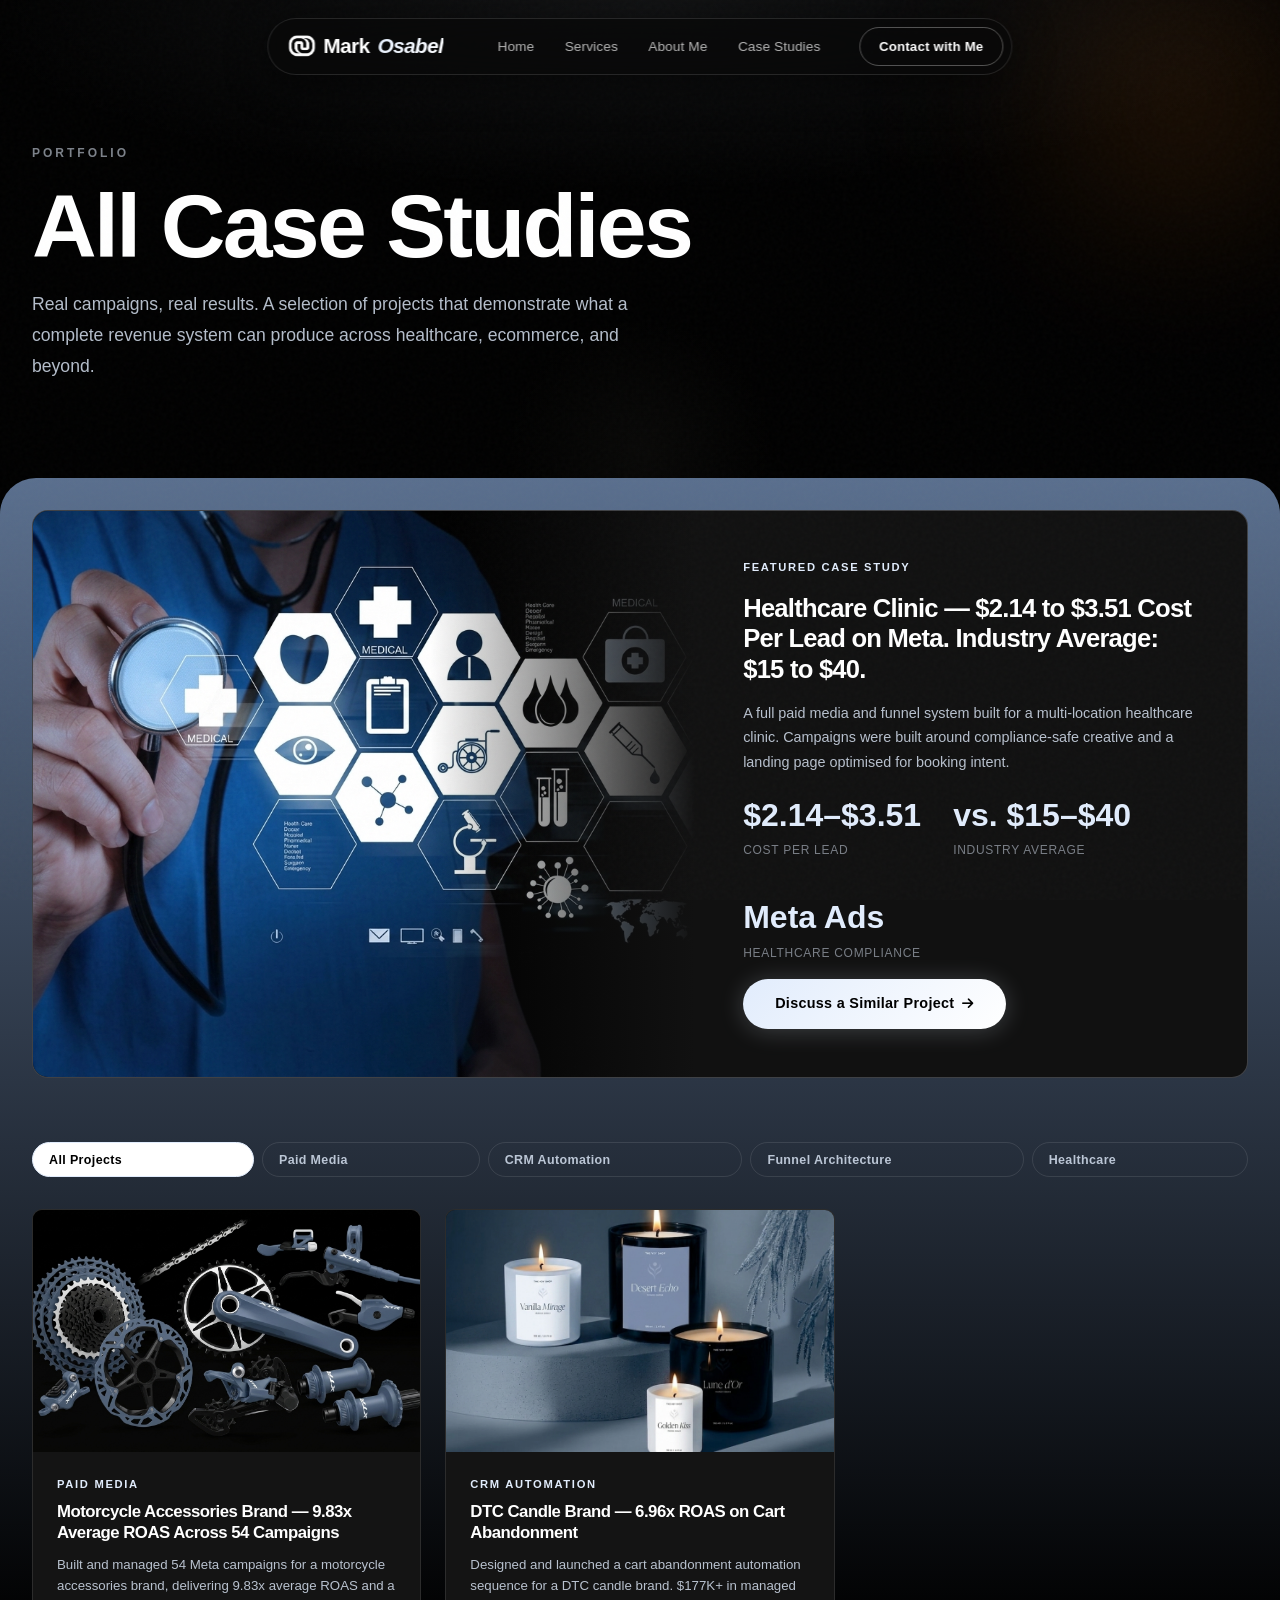
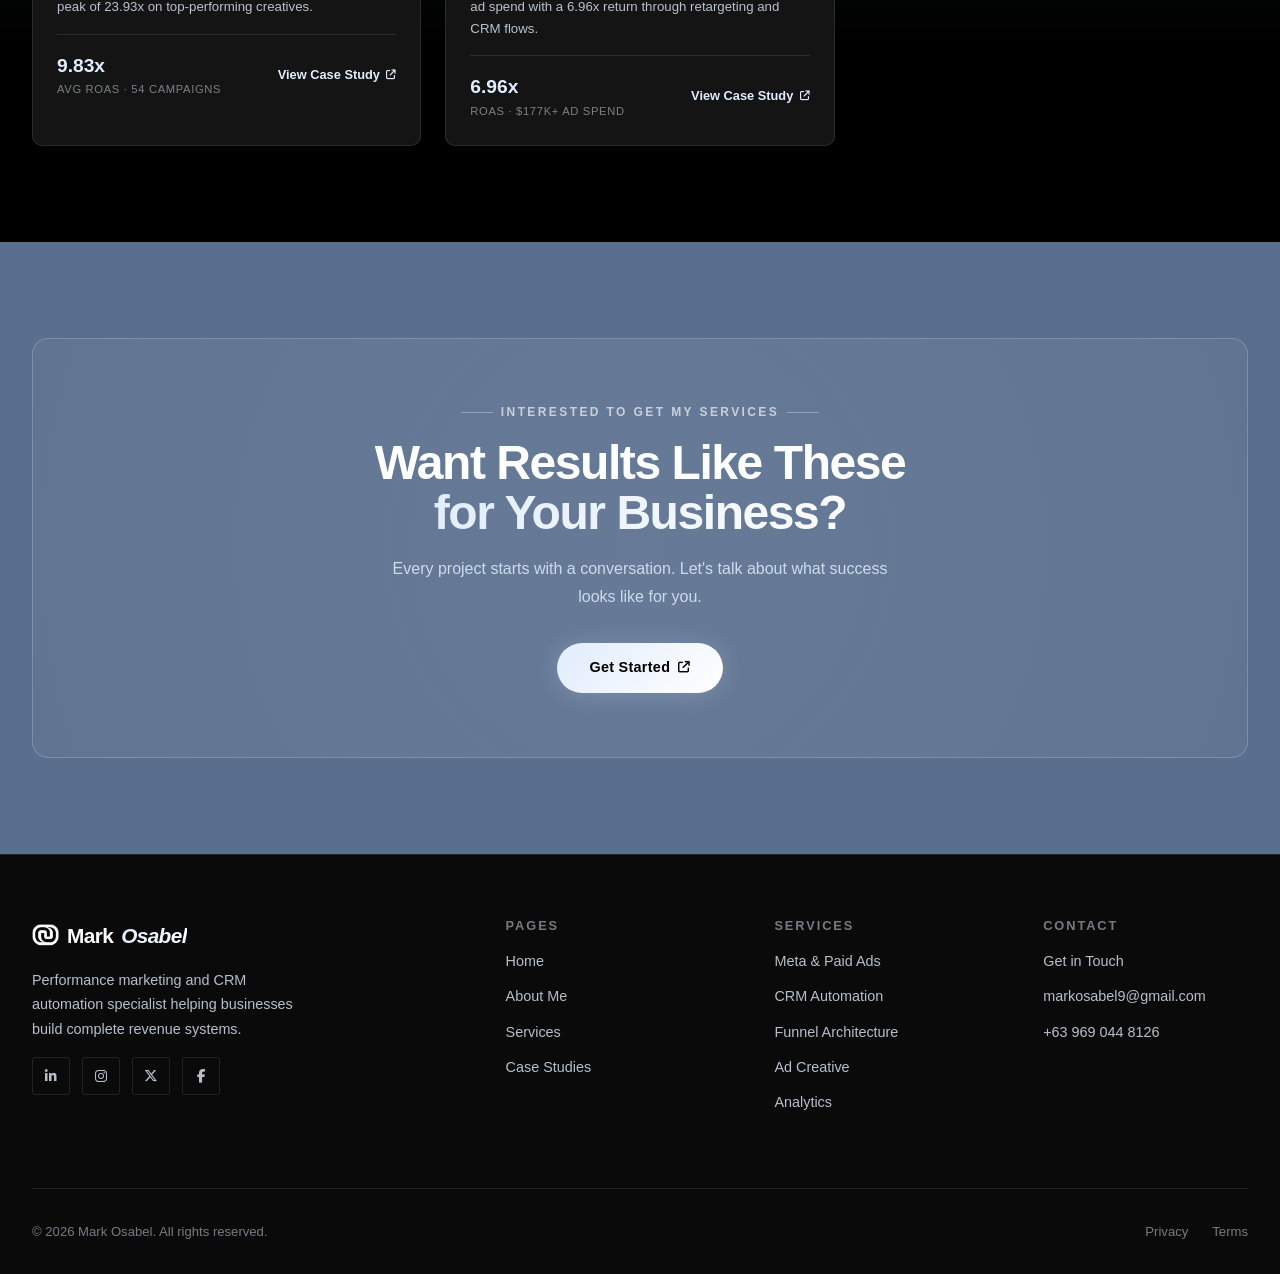
<file: case-studies.html>
<!DOCTYPE html>
<html lang="en">
<head>
  <meta charset="UTF-8" />
  <meta name="viewport" content="width=device-width, initial-scale=1.0" />
  <meta name="description" content="Case studies and portfolio of Mark Osabel — real paid media and CRM automation campaigns with measurable results across healthcare, ecommerce, and beyond." />
  <title>Case Studies — Mark Osabel</title>
  <link rel="icon" href="data:image/svg+xml,<svg xmlns='http://www.w3.org/2000/svg' viewBox='0 0 100 100'><text y='.9em' font-size='90'>✦</text></svg>" />
  <link rel="stylesheet" href="css/main.css" />
  <link rel="stylesheet" href="css/animations.css" />
  <link rel="stylesheet" href="css/components.css" />
  <link rel="stylesheet" href="https://cdnjs.cloudflare.com/ajax/libs/font-awesome/6.5.0/css/all.min.css" />

  <style>
    /* Portfolio grid */
    .portfolio-grid {
      display: grid;
      grid-template-columns: repeat(3, 1fr);
      gap: 1.5rem;
      transition: all 0.4s var(--ease);
    }

    @media (max-width: 900px) { .portfolio-grid { grid-template-columns: repeat(2, 1fr); } }
    @media (max-width: 540px) { .portfolio-grid { grid-template-columns: 1fr; } }

    .case-card {
      border-radius: var(--radius-lg);
      overflow: hidden;
      background: var(--bg-card);
      border: 1px solid var(--border);
      transition: var(--transition-md);
      cursor: pointer;
    }

    .case-card:hover {
      border-color: var(--border-accent);
      transform: translateY(-6px);
      box-shadow: var(--shadow-lg);
    }

    .case-card-img {
      aspect-ratio: 16/10;
      overflow: hidden;
      background: var(--bg-surface-3);
      position: relative;
    }

    .case-card-img img,
    .case-card-img-placeholder {
      width: 100%; height: 100%;
      object-fit: cover;
      transition: transform 0.6s var(--ease);
      display: flex;
      align-items: center;
      justify-content: center;
      font-size: 3rem;
      color: var(--text-muted);
    }

    .case-card:hover .case-card-img img,
    .case-card:hover .case-card-img-placeholder {
      transform: scale(1.06);
    }

    .case-card-body {
      padding: 1.5rem;
    }

    .case-card-category {
      font-size: 0.7rem;
      letter-spacing: 0.15em;
      text-transform: uppercase;
      color: var(--accent-light);
      font-weight: 600;
      margin-bottom: 0.4rem;
    }

    .case-card-title {
      font-family: var(--font-heading);
      font-size: 1.05rem;
      color: var(--cream);
      margin-bottom: 0.6rem;
      line-height: 1.3;
    }

    .case-card-excerpt {
      font-size: 0.83rem;
      color: var(--text-secondary);
      line-height: 1.6;
      margin-bottom: 1rem;
    }

    .case-card-footer {
      display: flex;
      align-items: center;
      justify-content: space-between;
      padding-top: 1rem;
      border-top: 1px solid var(--border);
    }

    .case-card-metric {
      display: flex;
      flex-direction: column;
    }

    .case-card-metric-value {
      font-family: var(--font-heading);
      font-size: 1.2rem;
      font-weight: 800;
      color: var(--accent-light);
    }

    .case-card-metric-label {
      font-size: 0.7rem;
      color: var(--text-muted);
      text-transform: uppercase;
      letter-spacing: 0.06em;
    }

    .case-card-link {
      display: inline-flex;
      align-items: center;
      gap: 0.4rem;
      font-size: 0.8rem;
      font-weight: 600;
      color: var(--accent-light);
      transition: gap 0.2s;
    }

    .case-card:hover .case-card-link { gap: 0.7rem; }

    /* Featured case study */
    .featured-case {
      background: var(--bg-surface-2);
      border: 1px solid var(--border-accent);
      border-radius: var(--radius-xl);
      overflow: hidden;
      display: grid;
      grid-template-columns: 1.2fr 1fr;
      min-height: 420px;
      margin-bottom: var(--space-lg);
    }

    @media (max-width: 768px) {
      .featured-case { grid-template-columns: 1fr; }
    }

    .featured-case-img {
      background: linear-gradient(135deg, var(--dark-brown), var(--bg-surface-3));
      display: flex;
      align-items: center;
      justify-content: center;
      font-size: 5rem;
      color: var(--text-muted);
      position: relative;
      overflow: hidden;
    }

    .featured-case-img::after {
      content: '';
      position: absolute;
      inset: 0;
      background: linear-gradient(to right, transparent 60%, var(--bg-surface-2));
    }

    .featured-case-content {
      padding: 3rem;
      display: flex;
      flex-direction: column;
      justify-content: center;
      gap: 1rem;
    }

    .featured-case-stats {
      display: flex;
      gap: 2rem;
      flex-wrap: wrap;
    }

    .featured-stat { }

    .featured-stat-value {
      font-family: var(--font-heading);
      font-size: 2rem;
      font-weight: 800;
      color: var(--accent-light);
    }

    .featured-stat-label {
      font-size: 0.75rem;
      color: var(--text-muted);
      text-transform: uppercase;
      letter-spacing: 0.06em;
    }

    .filter-tabs {
  display: flex;
  flex-wrap: wrap;
  gap: 0.5rem;
  margin-bottom: 2rem;
}

.filter-tab {
  white-space: normal !important;
  word-break: break-word;
  padding: 0.6rem 1rem;
  font-size: 0.78rem;
  flex: 1 1 auto;
  min-width: 0;
  text-align: center;
}

    @media (max-width: 768px) {
  .page-hero {
    padding: calc(var(--nav-height) + 1.5rem) 0 1.5rem;
  }

  .page-hero-title {
    font-size: clamp(2rem, 8vw, 3rem);
  }
}

    @media (max-width: 768px) {
      .featured-case-content { padding: 2rem; }
    }

    /* ---- Navbar: floating pill ---- */
    #navbar {
      position: fixed !important;
      top: 1.1rem !important;
      left: 50% !important;
      right: auto !important;
      transform: translateX(-50%) !important;
      z-index: 9999 !important;
      background: rgba(8, 8, 8, 0.48) !important;
      backdrop-filter: blur(20px) saturate(180%) !important;
      -webkit-backdrop-filter: blur(20px) saturate(180%) !important;
      border: 1px solid rgba(255, 255, 255, 0.13) !important;
      border-radius: 999px !important;
      box-shadow: 0 4px 32px rgba(0, 0, 0, 0.45) !important;
      overflow: hidden !important;
    }
  </style>
</head>
<body class="inner-page">

  <div class="noise-overlay" aria-hidden="true"></div>
  <div id="cursor-spotlight" aria-hidden="true"></div>
  <div id="cursor-dot"       aria-hidden="true"></div>
  <div id="cursor-ring"      aria-hidden="true"></div>

  <nav id="navbar">
    <div class="nav-inner">
      <a href="index.html" class="nav-logo"><img src="assets/images/logomark.png" alt="" class="nav-logo-img" aria-hidden="true">Mark<span>Osabel</span></a>
      <ul class="nav-links">
        <li><a href="index.html">Home</a></li>
        <li><a href="services.html">Services</a></li>
        <li><a href="about.html">About Me</a></li>
        <li><a href="case-studies.html" class="active">Case Studies</a></li>
      </ul>
      <div class="nav-cta">
        <a href="contact.html" class="btn btn-primary">Contact with Me</a>
      </div>
      <button class="nav-hamburger"><span></span><span></span><span></span></button>
    </div>
  </nav>
  <div class="nav-mobile-overlay">
    <a href="index.html">Home</a>
    <a href="services.html">Services</a>
    <a href="about.html">About Me</a>
    <a href="case-studies.html">Case Studies</a>
    <a href="contact.html" style="color:var(--accent-light);">Contact</a>
  </div>

  <!-- Page Hero -->
  <section class="page-hero">
    <div class="orb orb-1" aria-hidden="true"></div>
    <div class="container">
      <span class="page-hero-label">Portfolio</span>
      <h1 class="page-hero-title reveal">All Case Studies</h1>
      <p class="section-subtitle reveal" style="margin:0 0 2rem;text-align:left;">
        Real campaigns, real results. A selection of projects that demonstrate what a complete revenue system can produce across healthcare, ecommerce, and beyond.
      </p>
    </div>
  </section>

  <section class="section section-gradient" id="cs-cards" style="padding-top:2rem;">
    <div class="container">

      <!-- Featured Case Study -->
      <div class="reveal">
          <div class="featured-case">
          <div class="featured-case-img">
            <img src="assets/images/healthcare.png" alt="Healthcare Clinic Case Study" style="width:100%;height:100%;object-fit:cover;aspect-ratio:4/3;display:block;" />
          </div>
          <div class="featured-case-content">
            <span style="font-size:0.7rem;letter-spacing:0.15em;text-transform:uppercase;color:var(--accent-light);font-weight:700;">Featured Case Study</span>
            <h2 style="font-size:1.6rem;line-height:1.2;">Healthcare Clinic — $2.14 to $3.51 Cost Per Lead on Meta. Industry Average: $15 to $40.</h2>
            <p style="font-size:0.9rem;color:var(--text-secondary);line-height:1.7;">
              A full paid media and funnel system built for a multi-location healthcare clinic. Campaigns were built around compliance-safe creative and a landing page optimised for booking intent.
            </p>
            <div class="featured-case-stats">
              <div class="featured-stat">
                <div class="featured-stat-value">$2.14–$3.51</div>
                <div class="featured-stat-label">Cost Per Lead</div>
              </div>
              <div class="featured-stat">
                <div class="featured-stat-value">vs. $15–$40</div>
                <div class="featured-stat-label">Industry Average</div>
              </div>
              <div class="featured-stat">
                <div class="featured-stat-value">Meta Ads</div>
                <div class="featured-stat-label">Healthcare Compliance</div>
              </div>
            </div>
            <a href="contact.html" class="btn btn-primary" style="width:fit-content;">
              Discuss a Similar Project <i class="fas fa-arrow-right"></i>
            </a>
          </div>
        </div>
      </div>

      <!-- Filter Tabs -->
      <div data-filter-group data-filter-target=".case-card">
        <div class="filter-tabs stagger-children">
          <button class="filter-tab btn btn-secondary active" data-filter="all">All Projects</button>
          <button class="filter-tab btn btn-secondary" data-filter="paid-media">Paid Media</button>
          <button class="filter-tab btn btn-secondary" data-filter="crm-automation">CRM Automation</button>
          <button class="filter-tab btn btn-secondary" data-filter="funnel">Funnel Architecture</button>
          <button class="filter-tab btn btn-secondary" data-filter="healthcare">Healthcare</button>
        </div>
      </div>

      <!-- Portfolio Grid -->
      <div class="portfolio-grid stagger-children">

        <!-- Card 1: Motorcycle Accessories -->
        <div class="case-card" data-category="paid-media">
          <div class="case-card-img">
            <img src="assets/images/motorcycle.png" alt="Motorcycle Accessories Brand" class="case-card-img-placeholder" style="width:100%;height:100%;object-fit:cover;aspect-ratio:4/3;display:block;" />
          </div>
          <div class="case-card-body">
            <div class="case-card-category">Paid Media</div>
            <h3 class="case-card-title">Motorcycle Accessories Brand — 9.83x Average ROAS Across 54 Campaigns</h3>
            <p class="case-card-excerpt">Built and managed 54 Meta campaigns for a motorcycle accessories brand, delivering 9.83x average ROAS and a peak of 23.93x on top-performing creatives.</p>
            <div class="case-card-footer">
              <div class="case-card-metric">
                <span class="case-card-metric-value">9.83x</span>
                <span class="case-card-metric-label">Avg ROAS · 54 Campaigns</span>
              </div>
              <a href="#" class="case-card-link">View Case Study <i class="fas fa-arrow-up-right-from-square" style="font-size:0.75em;"></i></a>
            </div>
          </div>
        </div>

        <!-- Card 2: DTC Candle Brand -->
        <div class="case-card" data-category="crm-automation">
          <div class="case-card-img">
            <img src="assets/images/candle.png" alt="DTC Candle Brand" class="case-card-img-placeholder" style="width:100%;height:100%;object-fit:cover;aspect-ratio:4/3;display:block;" />
          </div>
          <div class="case-card-body">
            <div class="case-card-category">CRM Automation</div>
            <h3 class="case-card-title">DTC Candle Brand — 6.96x ROAS on Cart Abandonment</h3>
            <p class="case-card-excerpt">Designed and launched a cart abandonment automation sequence for a DTC candle brand. $177K+ in managed ad spend with a 6.96x return through retargeting and CRM flows.</p>
            <div class="case-card-footer">
              <div class="case-card-metric">
                <span class="case-card-metric-value">6.96x</span>
                <span class="case-card-metric-label">ROAS · $177K+ Ad Spend</span>
              </div>
              <a href="#" class="case-card-link">View Case Study <i class="fas fa-arrow-up-right-from-square" style="font-size:0.75em;"></i></a>
            </div>
          </div>
        </div>

      </div>

    </div>
  </section>

  <!-- CTA -->
  <section class="section section-light">
    <div class="container">
      <div class="cta-band reveal-scale">
        <span class="section-label" style="margin-bottom:1rem;">Interested to Get My Services</span>
        <h2>Want Results Like These<br/><span class="text-accent">for Your Business?</span></h2>
        <p>Every project starts with a conversation. Let's talk about what success looks like for you.</p>
        <div style="display:flex;gap:1rem;justify-content:center;flex-wrap:wrap;">
          <a href="contact.html" class="btn btn-primary">Get Started <i class="fas fa-arrow-up-right-from-square" style="font-size:0.8em;"></i></a>
        </div>
      </div>
    </div>
  </section>

  <!-- Footer -->
  <footer>
    <div class="footer-inner">
      <div class="footer-top">
        <div class="footer-brand">
          <a href="index.html" class="nav-logo" style="font-size:1.3rem;"><img src="assets/images/logomark.png" alt="" class="nav-logo-img" aria-hidden="true">Mark<span>Osabel</span></a>
          <p>Performance marketing and CRM automation specialist helping businesses build complete revenue systems.</p>
          <div class="footer-social">
            <a href="#" class="social-link"><i class="fab fa-linkedin-in"></i></a>
            <a href="#" class="social-link"><i class="fab fa-instagram"></i></a>
            <a href="#" class="social-link"><i class="fab fa-x-twitter"></i></a>
            <a href="#" class="social-link"><i class="fab fa-facebook-f"></i></a>
          </div>
        </div>
        <div class="footer-col"><h5>Pages</h5><ul><li><a href="index.html">Home</a></li><li><a href="about.html">About Me</a></li><li><a href="services.html">Services</a></li><li><a href="case-studies.html">Case Studies</a></li></ul></div>
        <div class="footer-col"><h5>Services</h5><ul><li><a href="services.html">Meta &amp; Paid Ads</a></li><li><a href="services.html">CRM Automation</a></li><li><a href="services.html">Funnel Architecture</a></li><li><a href="services.html">Ad Creative</a></li><li><a href="services.html">Analytics</a></li></ul></div>
        <div class="footer-col"><h5>Contact</h5><ul><li><a href="contact.html">Get in Touch</a></li><li><a href="mailto:markosabel9@gmail.com">markosabel9@gmail.com</a></li><li><a href="tel:+639690448126">+63 969 044 8126</a></li></ul></div>
      </div>
      <div class="footer-bottom">
        <span>© 2026 Mark Osabel. All rights reserved.</span>
        <div style="display:flex;gap:1.5rem;"><a href="#">Privacy</a><a href="#">Terms</a></div>
      </div>
    </div>
  </footer>

  <button id="back-to-top" aria-label="Back to top" style="position:fixed;bottom:2rem;right:2rem;width:44px;height:44px;background:var(--accent);color:var(--cream);border:none;border-radius:50%;display:flex;align-items:center;justify-content:center;font-size:1rem;cursor:pointer;opacity:0;visibility:hidden;transition:opacity 0.3s,visibility 0.3s,transform 0.3s;z-index:500;box-shadow:var(--shadow-accent);"><i class="fas fa-arrow-up"></i></button>
  <style>#back-to-top.visible{opacity:1;visibility:visible;}#back-to-top:hover{transform:translateY(-3px);background:var(--accent-light);}</style>

  <script src="js/main.js"></script>
  <script src="js/cursor.js"></script>
  <script src="js/animations.js"></script>
</body>
</html>
</file>
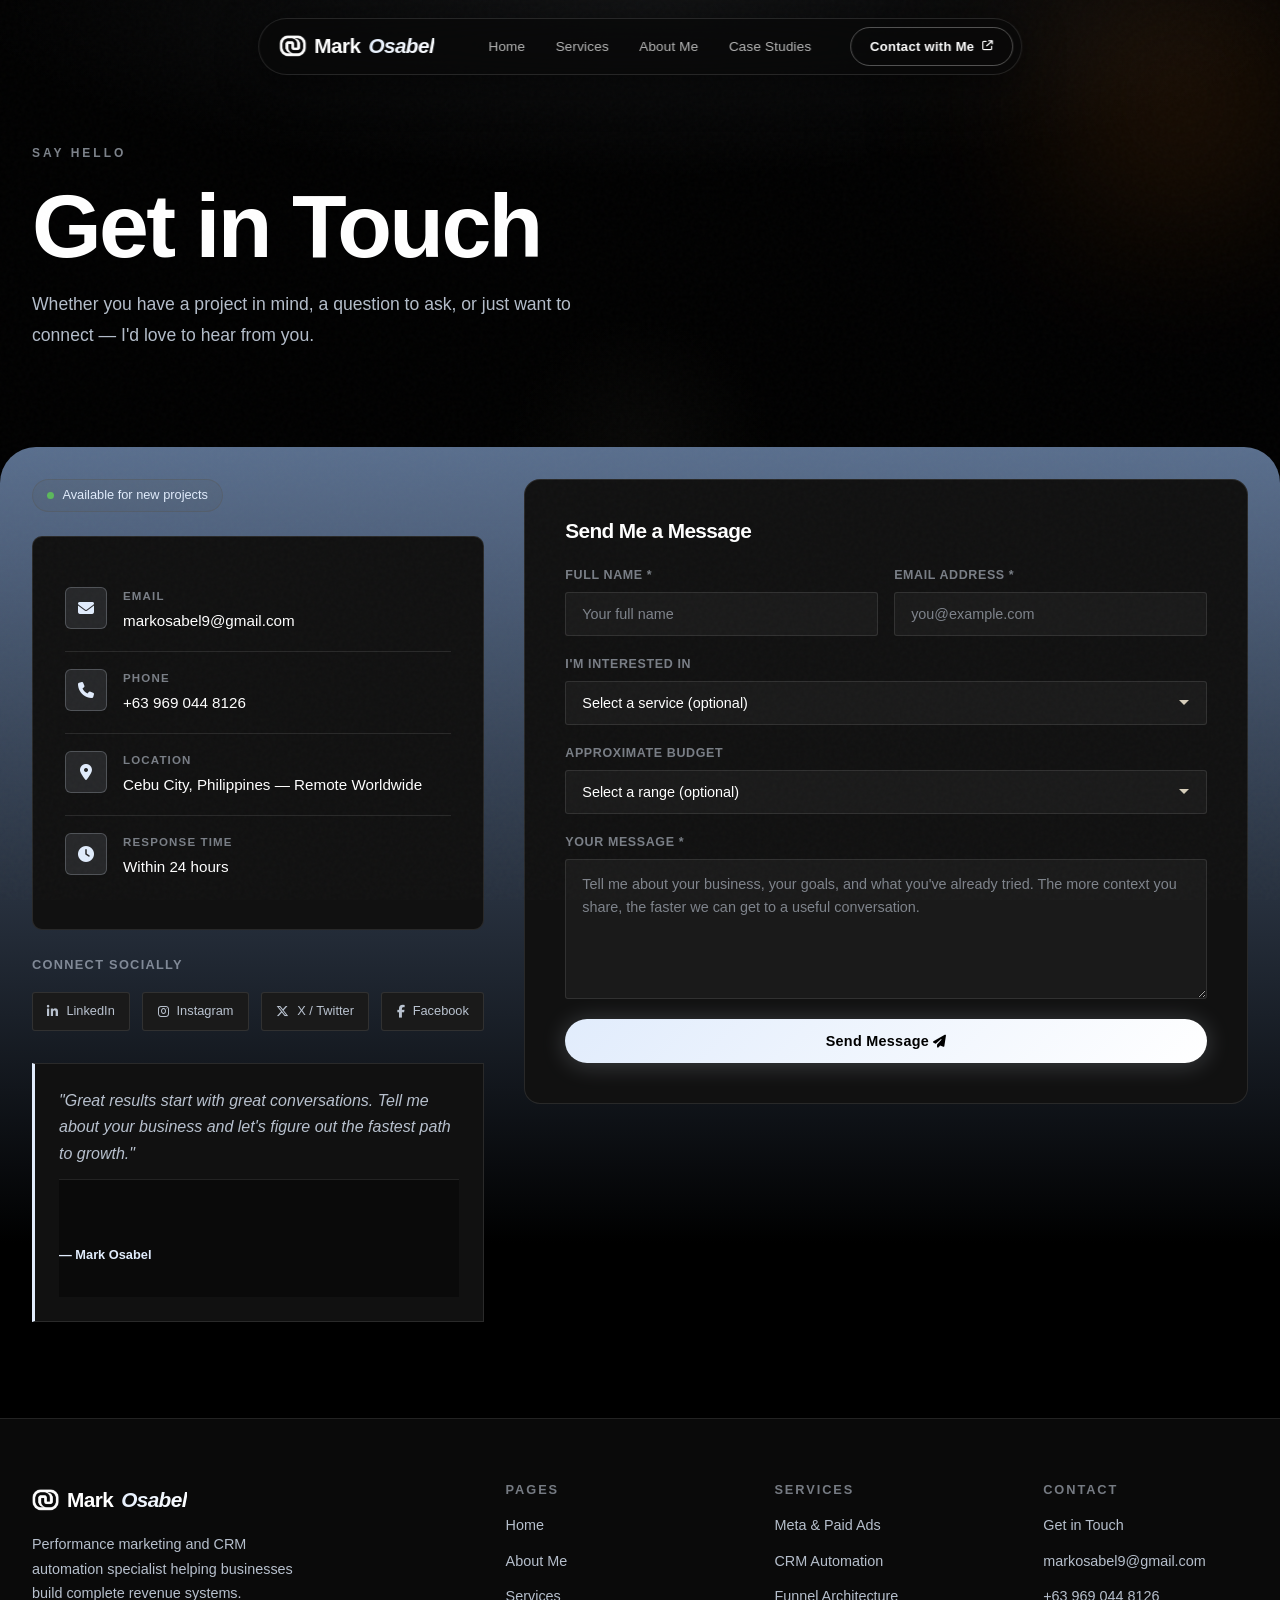
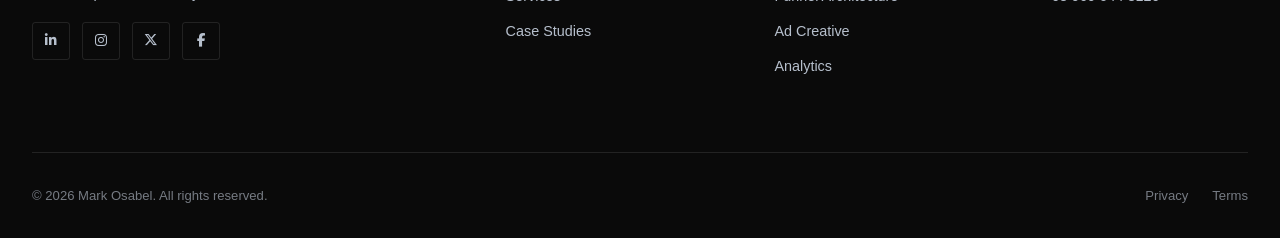
<file: contact.html>
<meta name="viewport" content="width=device-width, initial-scale=1.0, maximum-scale=1, user-scalable=0" />
<!DOCTYPE html>
<html lang="en">
<head>
  <meta charset="UTF-8" />
  <meta name="viewport" content="width=device-width, initial-scale=1.0" />
  <meta name="description" content="Get in touch with Mark Osabel — performance marketing and CRM automation specialist. Start a project or book a free discovery call." />
  <title>Contact — Mark Osabel</title>
  <link rel="icon" href="data:image/svg+xml,<svg xmlns='http://www.w3.org/2000/svg' viewBox='0 0 100 100'><text y='.9em' font-size='90'>✦</text></svg>" />
  <link rel="stylesheet" href="css/main.css" />
  <link rel="stylesheet" href="css/animations.css" />
  <link rel="stylesheet" href="css/components.css" />
  <link rel="stylesheet" href="https://cdnjs.cloudflare.com/ajax/libs/font-awesome/6.5.0/css/all.min.css" />

  <style>
    .contact-layout {
      display: grid;
      grid-template-columns: 1fr 1.6fr;
      gap: 2.5rem;
      align-items: flex-start;
    }

    .contact-info-card {
      display: flex;
      flex-direction: column;
      justify-content: flex-start;
      height: auto;
      min-height: unset;
      box-sizing: border-box;
    }

    @media (max-width: 900px) {
      .contact-layout { grid-template-columns: 1fr; }
    }

    /* Form card */
    .contact-form-card {
      background: var(--bg-surface-2);
      border: 1px solid var(--border);
      border-radius: var(--radius-xl);
      padding: 2.5rem;
    }

    .contact-form-card h3 {
      font-size: 1.3rem;
      color: var(--cream);
      margin-bottom: 1.5rem;
    }

    .form-row {
      display: grid;
      grid-template-columns: 1fr 1fr;
      gap: 1rem;
    }

    @media (max-width: 540px) { .form-row { grid-template-columns: 1fr; } }

    .form-group {
      display: flex;
      flex-direction: column;
      gap: 0.4rem;
      margin-bottom: 1.2rem;
    }

    .form-label {
      font-size: 0.78rem;
      font-weight: 600;
      letter-spacing: 0.05em;
      text-transform: uppercase;
      color: var(--text-muted);
    }

    .form-input,
    .form-textarea,
    .form-select {
      width: 100%;
      background: var(--bg-surface-3);
      border: 1px solid var(--border);
      border-radius: var(--radius-sm);
      padding: 0.8rem 1rem;
      color: var(--cream);
      font-family: var(--font-body);
      font-size: 0.9rem;
      transition: border-color 0.2s, box-shadow 0.2s;
      outline: none;
      box-sizing: border-box;
      cursor: text;
    }

    .form-input:focus,
    .form-textarea:focus,
    .form-select:focus {
      border-color: var(--accent-light);
      box-shadow: 0 0 0 3px rgba(216, 207, 188, 0.18);
    }

    .form-textarea {
      min-height: 140px;
      resize: vertical;
      line-height: 1.6;
    }

    .form-select {
      appearance: none;
      background-image: url("data:image/svg+xml,%3Csvg xmlns='http://www.w3.org/2000/svg' width='12' height='8' viewBox='0 0 12 8'%3E%3Cpath fill='%23D8CFBC' d='M1 1l5 5 5-5'/%3E%3C/svg%3E");
      background-repeat: no-repeat;
      background-position: right 1rem center;
      padding-right: 2.5rem;
    }

    .form-select option { background: var(--bg-surface-3); color: var(--cream); }

    /* Submit feedback */
    .form-submit-wrap { position: relative; }

    .form-success {
      display: none;
      align-items: center;
      gap: 0.8rem;
      padding: 1rem 1.2rem;
      background: rgba(100, 180, 100, 0.08);
      border: 1px solid rgba(100, 180, 100, 0.3);
      border-radius: var(--radius-sm);
      color: #8bcf8b;
      font-size: 0.9rem;
      margin-top: 0.8rem;
    }

    .form-success.visible { display: flex; }

    /* Availability tag */
    .availability-tag {
      display: inline-flex;
      align-items: center;
      gap: 0.5rem;
      font-size: 0.8rem;
      color: var(--accent-light);
      background: rgba(86, 84, 73, 0.12);
      border: 1px solid rgba(86, 84, 73, 0.30);
      border-radius: 99px;
      padding: 0.35rem 0.9rem;
      margin-bottom: 1.5rem;
    }

    .availability-dot {
      width: 7px; height: 7px;
      background: #5cb85c;
      border-radius: 50%;
      animation: pulse 2s infinite;
    }

    @keyframes pulse {
      0%, 100% { opacity: 1; }
      50%       { opacity: 0.3; }
    }

    /* Social links in contact */
    .contact-social-row {
      display: flex;
      gap: 0.75rem;
      margin-top: 1rem;
      flex-wrap: wrap;
    }

    .contact-social-btn {
      display: inline-flex;
      align-items: center;
      gap: 0.5rem;
      font-size: 0.8rem;
      color: var(--text-secondary);
      background: var(--bg-surface-3);
      border: 1px solid var(--border);
      border-radius: var(--radius-sm);
      padding: 0.5rem 0.9rem;
      text-decoration: none;
      transition: border-color 0.2s, color 0.2s;
    }

    .contact-social-btn:hover {
      border-color: var(--border-accent);
      color: var(--accent-light);
    }

    /* ---- Navbar: floating pill ---- */
    #navbar {
      position: fixed !important;
      top: 1.1rem !important;
      left: 50% !important;
      right: auto !important;
      transform: translateX(-50%) !important;
      z-index: 9999 !important;
      background: rgba(8, 8, 8, 0.48) !important;
      backdrop-filter: blur(20px) saturate(180%) !important;
      -webkit-backdrop-filter: blur(20px) saturate(180%) !important;
      border: 1px solid rgba(255, 255, 255, 0.13) !important;
      border-radius: 999px !important;
      box-shadow: 0 4px 32px rgba(0, 0, 0, 0.45) !important;
      overflow: hidden !important;
    }
  </style>
</head>
<body class="inner-page">

  <div class="noise-overlay" aria-hidden="true"></div>
  <div id="cursor-spotlight" aria-hidden="true"></div>
  <div id="cursor-dot"       aria-hidden="true"></div>
  <div id="cursor-ring"      aria-hidden="true"></div>

  <nav id="navbar">
    <div class="nav-inner">
      <a href="index.html" class="nav-logo"><img src="assets/images/logomark.png" alt="" class="nav-logo-img" aria-hidden="true">Mark<span>Osabel</span></a>
      <ul class="nav-links">
        <li><a href="index.html">Home</a></li>
        <li><a href="services.html">Services</a></li>
        <li><a href="about.html">About Me</a></li>
        <li><a href="case-studies.html">Case Studies</a></li>
      </ul>
      <div class="nav-cta">
        <a href="contact.html" class="btn btn-primary active">Contact with Me <i class="fas fa-arrow-up-right-from-square" style="font-size:0.8em;"></i></a>
      </div>
      <button class="nav-hamburger"><span></span><span></span><span></span></button>
    </div>
  </nav>
  <div class="nav-mobile-overlay">
    <a href="index.html">Home</a>
    <a href="services.html">Services</a>
    <a href="about.html">About Me</a>
    <a href="case-studies.html">Case Studies</a>
    <a href="contact.html" style="color:var(--accent-light);">Contact</a>
  </div>

  <!-- Page Hero -->
  <section class="page-hero">
    <div class="orb orb-1" aria-hidden="true"></div>
    <div class="container">
      <span class="page-hero-label">Say Hello</span>
      <h1 class="page-hero-title reveal">Get in Touch</h1>
      <p class="section-subtitle reveal" style="margin:0 0 2rem;text-align:left;">
        Whether you have a project in mind, a question to ask, or just want to connect — I'd love to hear from you.
      </p>
    </div>
  </section>

  <!-- Contact Section -->
  <section class="section section-gradient" id="contact-body" style="padding-top:2rem;">
    <div class="container">
      <div class="contact-layout">

        <!-- Left: Info Card -->
        <div class="reveal-left">
          <div class="availability-tag">
            <span class="availability-dot"></span>
            Available for new projects
          </div>

          <div class="contact-info-card">
            <div class="contact-info-item">
              <div class="contact-info-icon"><i class="fas fa-envelope"></i></div>
              <div>
                <div class="contact-info-label">Email</div>
                <a href="mailto:markosabel9@gmail.com" class="contact-info-value" style="text-decoration:none;color:var(--cream);">markosabel9@gmail.com</a>
              </div>
            </div>
            <div class="contact-info-item">
              <div class="contact-info-icon"><i class="fas fa-phone"></i></div>
              <div>
                <div class="contact-info-label">Phone</div>
                <a href="tel:+639690448126" class="contact-info-value" style="text-decoration:none;color:var(--cream);">+63 969 044 8126</a>
              </div>
            </div>
            <div class="contact-info-item">
              <div class="contact-info-icon"><i class="fas fa-location-dot"></i></div>
              <div>
                <div class="contact-info-label">Location</div>
                <span class="contact-info-value">Cebu City, Philippines — Remote Worldwide</span>
              </div>
            </div>
            <div class="contact-info-item">
              <div class="contact-info-icon"><i class="fas fa-clock"></i></div>
              <div>
                <div class="contact-info-label">Response Time</div>
                <span class="contact-info-value">Within 24 hours</span>
              </div>
            </div>
          </div>

          <div style="margin-top:1.5rem;">
            <p style="font-size:0.8rem;color:var(--text-muted);text-transform:uppercase;letter-spacing:0.1em;font-weight:600;margin-bottom:0.75rem;">Connect Socially</p>
            <div class="contact-social-row">
              <a href="https://www.linkedin.com/in/markjosabel/" class="contact-social-btn" target="_blank" rel="noopener"><i class="fab fa-linkedin-in"></i> LinkedIn</a>
              <a href="#" class="contact-social-btn"><i class="fab fa-instagram"></i> Instagram</a>
              <a href="#" class="contact-social-btn"><i class="fab fa-x-twitter"></i> X / Twitter</a>
              <a href="#" class="contact-social-btn"><i class="fab fa-facebook-f"></i> Facebook</a>
            </div>
          </div>

          <!-- Quote -->
          <blockquote style="margin-top:2rem;padding:1.5rem;background:var(--bg-surface-2);border:1px solid var(--border);border-left:3px solid var(--accent-light);border-radius:var(--radius-md);font-family:var(--font-heading);font-size:1rem;color:var(--text-secondary);line-height:1.65;font-style:italic;">
            "Great results start with great conversations. Tell me about your business and let's figure out the fastest path to growth."
            <footer style="margin-top:0.75rem;font-size:0.8rem;color:var(--accent-light);font-style:normal;font-family:var(--font-body);font-weight:600;">— Mark Osabel</footer>
          </blockquote>
        </div>

        <!-- Right: Form -->
        <div class="reveal-right">
          <div class="contact-form-card">
            <h3>Send Me a Message</h3>
            <form id="contact-form" novalidate>
              <!-- Web3Forms -->
              <input type="hidden" name="access_key" value="72acd9ba-3ba7-49f4-ae78-fd9b803294c7" />
              <input type="hidden" name="subject" value="New Contact Form Submission — Mark Osabel Portfolio" />
              <input type="hidden" name="from_name" value="Mark Osabel Portfolio" />
              <!-- Honeypot spam protection -->
              <input type="checkbox" name="botcheck" style="display:none;" />
              <div class="form-row">
                <div class="form-group">
                  <label class="form-label" for="cf-name">Full Name *</label>
                  <input class="form-input" id="cf-name" name="name" type="text" placeholder="Your full name" required autocomplete="name" />
                </div>
                <div class="form-group">
                  <label class="form-label" for="cf-email">Email Address *</label>
                  <input class="form-input" id="cf-email" name="email" type="email" placeholder="you@example.com" required autocomplete="email" />
                </div>
              </div>

              <div class="form-group">
                <label class="form-label" for="cf-service">I'm Interested In</label>
                <select class="form-select" id="cf-service" name="service">
                  <option value="" disabled selected>Select a service (optional)</option>
                  <option value="meta-ads">Meta and Paid Advertising</option>
                  <option value="crm">CRM Automation</option>
                  <option value="funnel">Funnel Architecture</option>
                  <option value="creative">Ad Creative Production</option>
                  <option value="analytics">Analytics and Reporting</option>
                  <option value="strategy">Campaign Strategy</option>
                  <option value="other">Not Sure Yet</option>
                </select>
              </div>

              <div class="form-group">
                <label class="form-label" for="cf-budget">Approximate Budget</label>
                <select class="form-select" id="cf-budget" name="budget">
                  <option value="" disabled selected>Select a range (optional)</option>
                  <option value="under-1000">Under $1,000/month</option>
                  <option value="1000-2500">$1,000 to $2,500/month</option>
                  <option value="2500-5000">$2,500 to $5,000/month</option>
                  <option value="5000+">$5,000+/month</option>
                  <option value="discuss">Let's Discuss</option>
                </select>
              </div>

              <div class="form-group">
                <label class="form-label" for="cf-message">Your Message *</label>
                <textarea class="form-textarea" id="cf-message" name="message" placeholder="Tell me about your business, your goals, and what you've already tried. The more context you share, the faster we can get to a useful conversation." required></textarea>
              </div>

              <div class="form-submit-wrap">
                <button type="submit" class="btn btn-primary" style="width:100%;justify-content:center;padding:0.9rem 1.5rem;">
                  <span class="btn-text">Send Message <i class="fas fa-paper-plane"></i></span>
                  <span class="btn-loading" style="display:none;align-items:center;gap:0.6rem;"><i class="fas fa-circle-notch fa-spin"></i> Sending…</span>
                </button>
              </div>

              <div class="form-success">
                <i class="fas fa-circle-check" style="font-size:1.2rem;"></i>
                <div>
                  <strong style="color:#8bcf8b;display:block;">Message received!</strong>
                  <span style="color:var(--text-secondary);font-size:0.85rem;">I'll get back to you within 24 hours.</span>
                </div>
              </div>
              <div class="form-error" style="display:none;align-items:center;gap:0.8rem;padding:1rem 1.2rem;background:rgba(180,60,60,0.08);border:1px solid rgba(180,60,60,0.3);border-radius:var(--radius-sm);color:#cf8b8b;font-size:0.9rem;margin-top:0.8rem;">
                <i class="fas fa-circle-exclamation" style="font-size:1.2rem;"></i>
                <div><strong style="color:#cf8b8b;display:block;">Something went wrong.</strong><span style="color:var(--text-secondary);font-size:0.85rem;">Please try again or email directly at markosabel9@gmail.com</span></div>
              </div>
            </form>
          </div>
        </div>

      </div>
    </div>
  </section>

  <!-- Footer -->
  <footer>
    <div class="footer-inner">
      <div class="footer-top">
        <div class="footer-brand">
          <a href="index.html" class="nav-logo" style="font-size:1.3rem;"><img src="assets/images/logomark.png" alt="" class="nav-logo-img" aria-hidden="true">Mark<span>Osabel</span></a>
          <p>Performance marketing and CRM automation specialist helping businesses build complete revenue systems.</p>
          <div class="footer-social">
            <a href="https://www.linkedin.com/in/markjosabel/" class="social-link" target="_blank" rel="noopener"><i class="fab fa-linkedin-in"></i></a>
            <a href="#" class="social-link"><i class="fab fa-instagram"></i></a>
            <a href="#" class="social-link"><i class="fab fa-x-twitter"></i></a>
            <a href="#" class="social-link"><i class="fab fa-facebook-f"></i></a>
          </div>
        </div>
        <div class="footer-col"><h5>Pages</h5><ul><li><a href="index.html">Home</a></li><li><a href="about.html">About Me</a></li><li><a href="services.html">Services</a></li><li><a href="case-studies.html">Case Studies</a></li></ul></div>
        <div class="footer-col"><h5>Services</h5><ul><li><a href="services.html">Meta &amp; Paid Ads</a></li><li><a href="services.html">CRM Automation</a></li><li><a href="services.html">Funnel Architecture</a></li><li><a href="services.html">Ad Creative</a></li><li><a href="services.html">Analytics</a></li></ul></div>
        <div class="footer-col"><h5>Contact</h5><ul><li><a href="contact.html">Get in Touch</a></li><li><a href="mailto:markosabel9@gmail.com">markosabel9@gmail.com</a></li><li><a href="tel:+639690448126">+63 969 044 8126</a></li></ul></div>
      </div>
      <div class="footer-bottom">
        <span>© 2026 Mark Osabel. All rights reserved.</span>
        <div style="display:flex;gap:1.5rem;"><a href="#">Privacy</a><a href="#">Terms</a></div>
      </div>
    </div>
  </footer>

  <button id="back-to-top" aria-label="Back to top" style="position:fixed;bottom:2rem;right:2rem;width:44px;height:44px;background:var(--accent);color:var(--cream);border:none;border-radius:50%;display:flex;align-items:center;justify-content:center;font-size:1rem;cursor:pointer;opacity:0;visibility:hidden;transition:opacity 0.3s,visibility 0.3s,transform 0.3s;z-index:500;box-shadow:var(--shadow-accent);"><i class="fas fa-arrow-up"></i></button>
  <style>#back-to-top.visible{opacity:1;visibility:visible;}#back-to-top:hover{transform:translateY(-3px);background:var(--accent-light);}</style>

  <script src="js/main.js"></script>
  <script src="js/cursor.js"></script>
  <script src="js/animations.js"></script>

  <script>
    /* Web3Forms submission */
    (function () {
      var form = document.getElementById('contact-form');
      if (!form) return;
      form.addEventListener('submit', function (e) {
        e.preventDefault();
        var btn     = form.querySelector('button[type="submit"]');
        var btnText = btn.querySelector('.btn-text');
        var btnLoad = btn.querySelector('.btn-loading');
        var success = form.querySelector('.form-success');
        var error   = form.querySelector('.form-error');

        // Reset error state
        error.style.display = 'none';

        // Show loading
        btn.disabled = true;
        btnText.style.display = 'none';
        btnLoad.style.display = 'flex';

        var data = new FormData(form);

        fetch('https://api.web3forms.com/submit', {
          method: 'POST',
          body: data
        })
        .then(function (res) { return res.json(); })
        .then(function (json) {
          if (json.success) {
            btn.style.display = 'none';
            success.classList.add('visible');
            form.reset();
          } else {
            throw new Error(json.message || 'Submission failed');
          }
        })
        .catch(function () {
          btn.disabled = false;
          btnText.style.display = '';
          btnLoad.style.display = 'none';
          error.style.display = 'flex';
        });
      });
    }());
  </script>
</body>
</html>
</file>
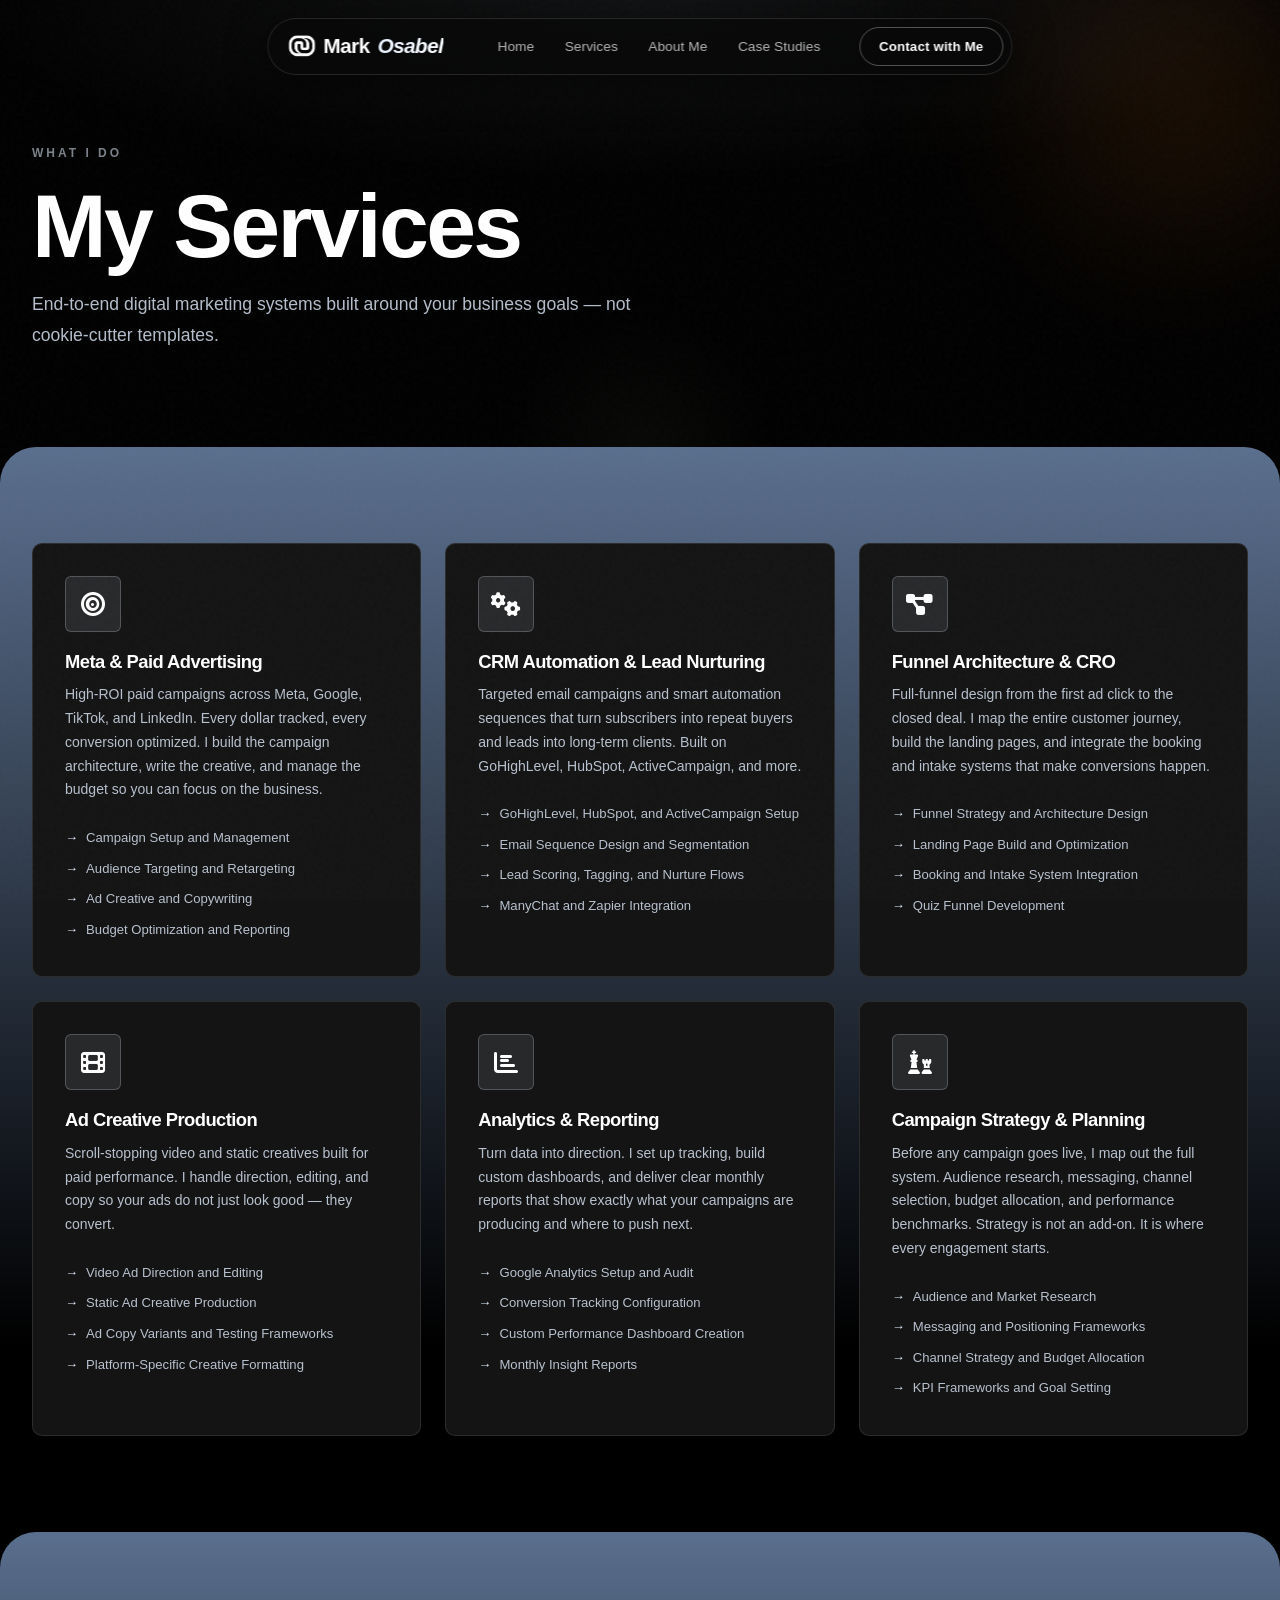
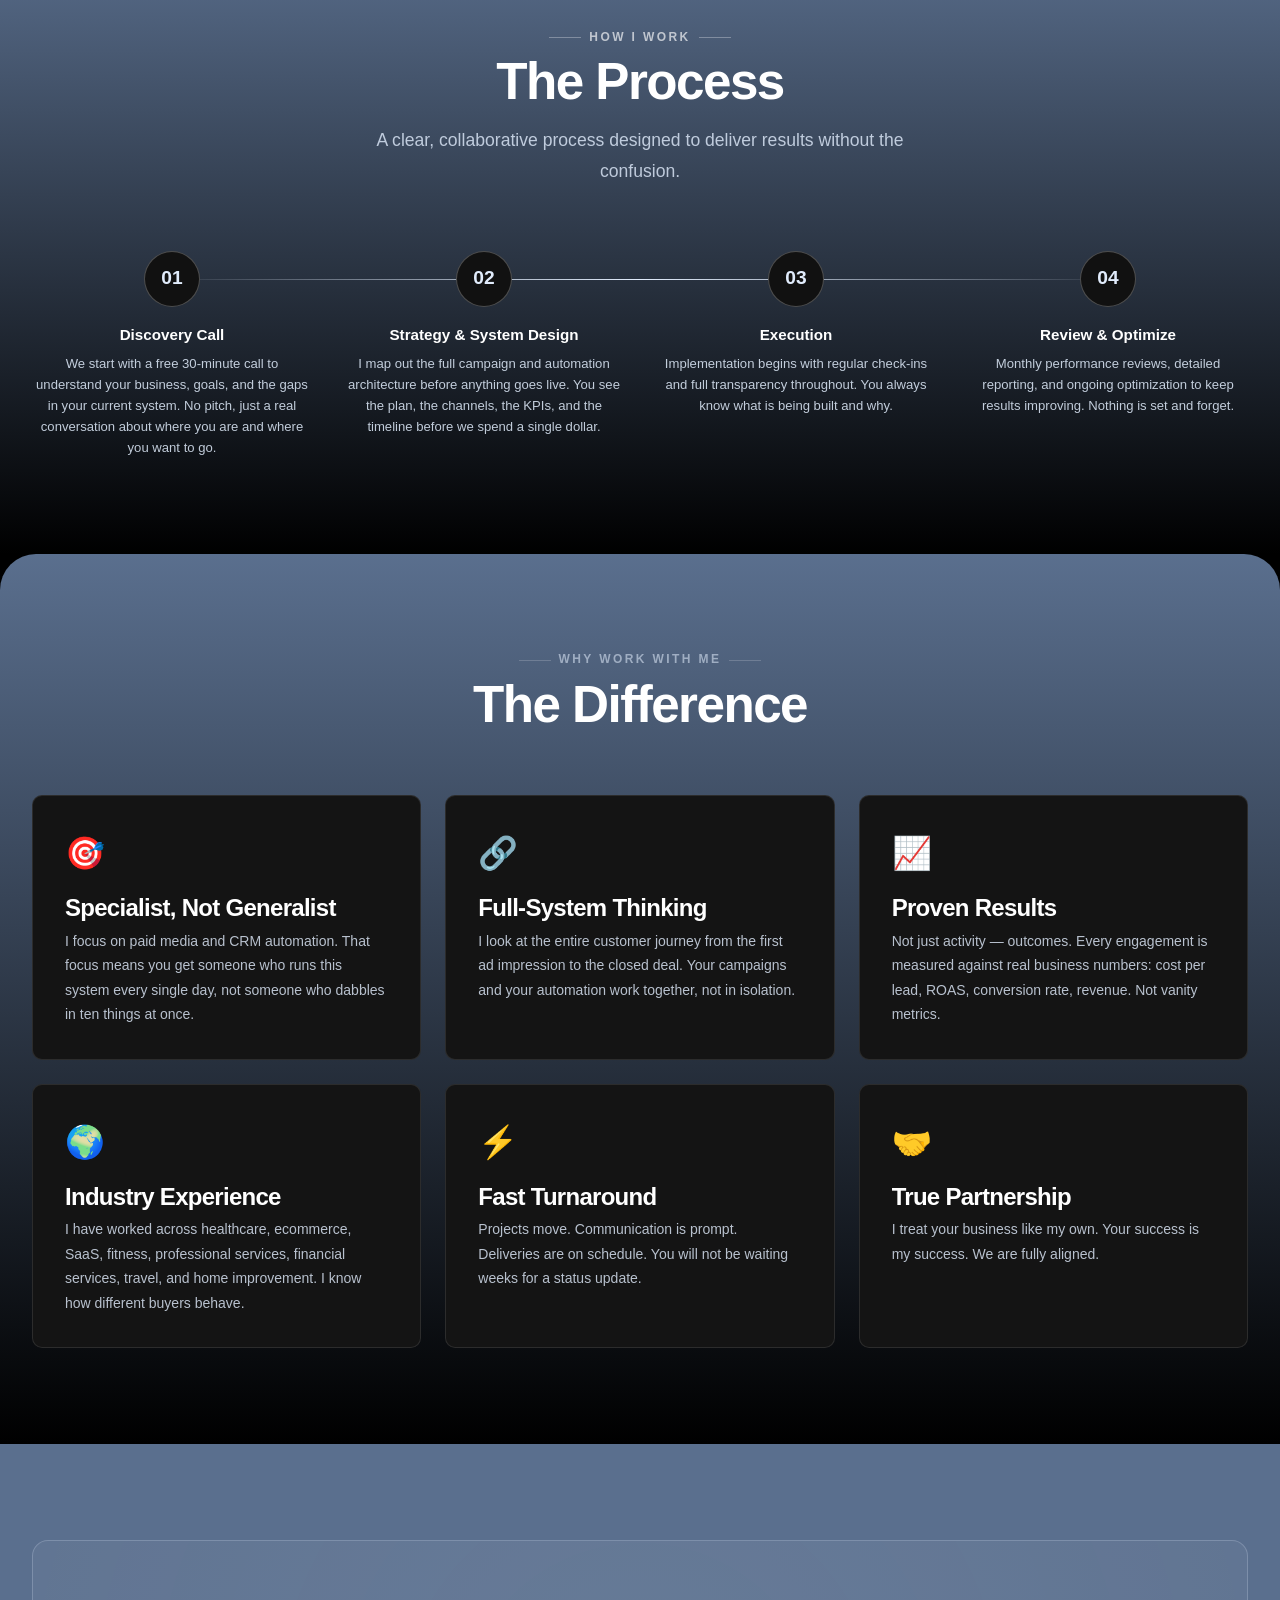
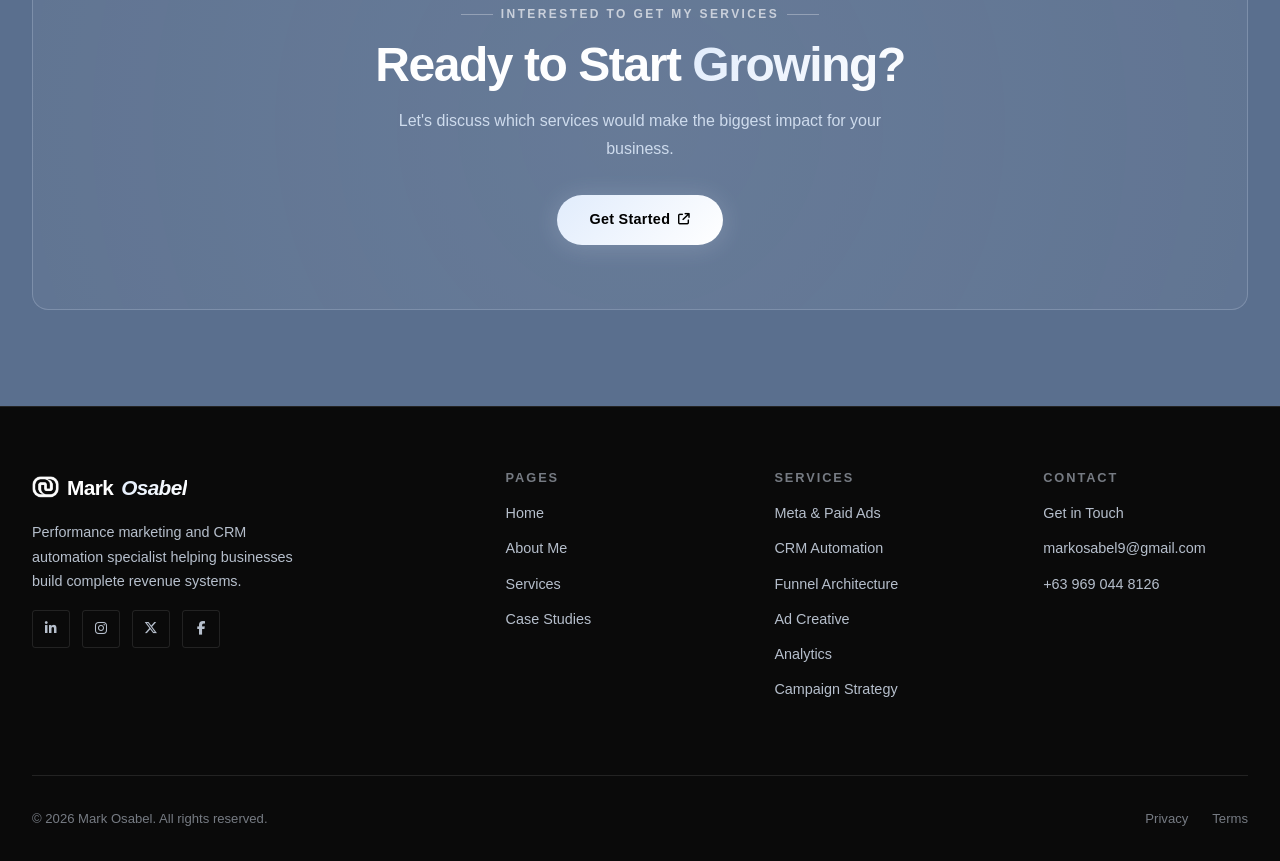
<file: services.html>
<meta name="viewport" content="width=device-width, initial-scale=1.0, maximum-scale=1, user-scalable=0" />
<!DOCTYPE html>
<html lang="en">
<head>
  <meta charset="UTF-8" />
  <meta name="viewport" content="width=device-width, initial-scale=1.0" />
  <meta name="description" content="Performance marketing and CRM automation services by Mark Osabel — Meta Ads, CRM Automation, Funnel Architecture, Ad Creative, Analytics, and Campaign Strategy." />
  <title>Services — Mark Osabel</title>
  <link rel="icon" href="data:image/svg+xml,<svg xmlns='http://www.w3.org/2000/svg' viewBox='0 0 100 100'><text y='.9em' font-size='90'>✦</text></svg>" />
  <link rel="stylesheet" href="css/main.css" />
  <link rel="stylesheet" href="css/animations.css" />
  <link rel="stylesheet" href="css/components.css" />
  <link rel="stylesheet" href="https://cdnjs.cloudflare.com/ajax/libs/font-awesome/6.5.0/css/all.min.css" />

  <style>
    .services-full-grid {
      display: grid;
      grid-template-columns: repeat(3, 1fr);
      gap: 1.5rem;
    }
    @media (max-width: 960px) { .services-full-grid { grid-template-columns: repeat(2, 1fr); } }
    @media (max-width: 540px) { .services-full-grid { grid-template-columns: 1fr; } }

    .service-card-lg {
      background: var(--bg-card);
      border: 1px solid var(--border);
      border-radius: var(--radius-lg);
      padding: 2rem;
      transition: var(--transition-md);
      position: relative;
      overflow: hidden;
    }

    .service-card-lg::before {
      content: '';
      position: absolute;
      bottom: 0; left: 0;
      width: 100%; height: 3px;
      background: linear-gradient(90deg, var(--warm-brown), var(--accent-light));
      transform: scaleX(0);
      transform-origin: left;
      transition: transform 0.4s var(--ease);
    }

    .service-card-lg:hover {
      border-color: var(--border-accent);
      transform: translateY(-6px);
      box-shadow: var(--shadow-accent);
    }

    .service-card-lg:hover::before { transform: scaleX(1); }

    .service-card-lg .service-icon {
      width: 56px; height: 56px;
      background: var(--accent-glow);
      border: 1px solid var(--border-accent);
      border-radius: var(--radius);
      display: flex;
      align-items: center;
      justify-content: center;
      font-size: 1.5rem;
      margin-bottom: 1.25rem;
      transition: var(--transition);
    }

    .service-card-lg:hover .service-icon {
      background: var(--accent);
      transform: rotate(-5deg) scale(1.05);
    }

    .service-card-lg h3 {
      font-size: 1.15rem;
      margin-bottom: 0.75rem;
      color: var(--cream);
    }

    .service-card-lg p {
      font-size: 0.875rem;
      color: var(--text-secondary);
      line-height: 1.7;
      margin-bottom: 1.25rem;
    }

    .service-deliverables {
      list-style: none;
      margin: 0;
    }

    .service-deliverables li {
      display: flex;
      align-items: center;
      gap: 0.5rem;
      font-size: 0.82rem;
      color: var(--text-secondary);
      padding: 0.3rem 0;
    }

    .service-deliverables li::before {
      content: '→';
      color: var(--accent-light);
      font-weight: 700;
      flex-shrink: 0;
    }

    /* Featured service (full-width) */
    .service-card-featured {
      grid-column: span 3;
      display: grid;
      grid-template-columns: auto 1fr;
      gap: 2rem;
      align-items: center;
    }

    @media (max-width: 960px) {
      .service-card-featured { grid-column: span 2; }
    }

    @media (max-width: 700px) {
      .service-card-featured {
        grid-column: span 1;
        grid-template-columns: 1fr;
      }
    }

    /* ---- Navbar: floating pill ---- */
    #navbar {
      position: fixed !important;
      top: 1.1rem !important;
      left: 50% !important;
      right: auto !important;
      transform: translateX(-50%) !important;
      z-index: 9999 !important;
      background: rgba(8, 8, 8, 0.48) !important;
      backdrop-filter: blur(20px) saturate(180%) !important;
      -webkit-backdrop-filter: blur(20px) saturate(180%) !important;
      border: 1px solid rgba(255, 255, 255, 0.13) !important;
      border-radius: 999px !important;
      box-shadow: 0 4px 32px rgba(0, 0, 0, 0.45) !important;
      overflow: hidden !important;
    }
  </style>
</head>
<body class="inner-page">

  <div class="noise-overlay" aria-hidden="true"></div>
  <div id="cursor-spotlight" aria-hidden="true"></div>
  <div id="cursor-dot"       aria-hidden="true"></div>
  <div id="cursor-ring"      aria-hidden="true"></div>

  <nav id="navbar">
    <div class="nav-inner">
      <a href="index.html" class="nav-logo"><img src="assets/images/logomark.png" alt="" class="nav-logo-img" aria-hidden="true">Mark<span>Osabel</span></a>
      <ul class="nav-links">
        <li><a href="index.html">Home</a></li>
        <li><a href="services.html" class="active">Services</a></li>
        <li><a href="about.html">About Me</a></li>
        <li><a href="case-studies.html">Case Studies</a></li>
      </ul>
      <div class="nav-cta">
        <a href="contact.html" class="btn btn-primary">Contact with Me</a>
      </div>
      <button class="nav-hamburger"><span></span><span></span><span></span></button>
    </div>
  </nav>
  <div class="nav-mobile-overlay">
    <a href="index.html">Home</a>
    <a href="services.html">Services</a>
    <a href="about.html">About Me</a>
    <a href="case-studies.html">Case Studies</a>
    <a href="contact.html" style="color:var(--accent-light);">Contact</a>
  </div>

  <!-- Page Hero -->
  <section class="page-hero">
    <div class="orb orb-1" aria-hidden="true"></div>
    <div class="container">
      <span class="page-hero-label">What I Do</span>
      <h1 class="page-hero-title reveal">My Services</h1>
      <p class="section-subtitle reveal" style="margin:0 0 2rem;text-align:left;">
        End-to-end digital marketing systems built around your business goals — not cookie-cutter templates.
      </p>
    </div>
  </section>

  <!-- All Services -->
  <section class="section section-gradient" id="svc-cards">
    <div class="container">
      <div class="services-full-grid stagger-children">

        <!-- Meta & Paid Advertising -->
        <div class="service-card-lg" data-tilt="5">
          <div class="service-icon"><i class="fas fa-bullseye"></i></div>
          <h3>Meta &amp; Paid Advertising</h3>
          <p>High-ROI paid campaigns across Meta, Google, TikTok, and LinkedIn. Every dollar tracked, every conversion optimized. I build the campaign architecture, write the creative, and manage the budget so you can focus on the business.</p>
          <ul class="service-deliverables">
            <li>Campaign Setup and Management</li>
            <li>Audience Targeting and Retargeting</li>
            <li>Ad Creative and Copywriting</li>
            <li>Budget Optimization and Reporting</li>
          </ul>
        </div>

        <!-- CRM Automation -->
        <div class="service-card-lg" data-tilt="5">
          <div class="service-icon"><i class="fas fa-gears"></i></div>
          <h3>CRM Automation &amp; Lead Nurturing</h3>
          <p>Targeted email campaigns and smart automation sequences that turn subscribers into repeat buyers and leads into long-term clients. Built on GoHighLevel, HubSpot, ActiveCampaign, and more.</p>
          <ul class="service-deliverables">
            <li>GoHighLevel, HubSpot, and ActiveCampaign Setup</li>
            <li>Email Sequence Design and Segmentation</li>
            <li>Lead Scoring, Tagging, and Nurture Flows</li>
            <li>ManyChat and Zapier Integration</li>
          </ul>
        </div>

        <!-- Funnel Architecture -->
        <div class="service-card-lg" data-tilt="5">
          <div class="service-icon"><i class="fas fa-diagram-project"></i></div>
          <h3>Funnel Architecture &amp; CRO</h3>
          <p>Full-funnel design from the first ad click to the closed deal. I map the entire customer journey, build the landing pages, and integrate the booking and intake systems that make conversions happen.</p>
          <ul class="service-deliverables">
            <li>Funnel Strategy and Architecture Design</li>
            <li>Landing Page Build and Optimization</li>
            <li>Booking and Intake System Integration</li>
            <li>Quiz Funnel Development</li>
          </ul>
        </div>

        <!-- Ad Creative Production -->
        <div class="service-card-lg" data-tilt="5">
          <div class="service-icon"><i class="fas fa-film"></i></div>
          <h3>Ad Creative Production</h3>
          <p>Scroll-stopping video and static creatives built for paid performance. I handle direction, editing, and copy so your ads do not just look good — they convert.</p>
          <ul class="service-deliverables">
            <li>Video Ad Direction and Editing</li>
            <li>Static Ad Creative Production</li>
            <li>Ad Copy Variants and Testing Frameworks</li>
            <li>Platform-Specific Creative Formatting</li>
          </ul>
        </div>

        <!-- Analytics & Reporting -->
        <div class="service-card-lg" data-tilt="5">
          <div class="service-icon"><i class="fas fa-chart-bar"></i></div>
          <h3>Analytics &amp; Reporting</h3>
          <p>Turn data into direction. I set up tracking, build custom dashboards, and deliver clear monthly reports that show exactly what your campaigns are producing and where to push next.</p>
          <ul class="service-deliverables">
            <li>Google Analytics Setup and Audit</li>
            <li>Conversion Tracking Configuration</li>
            <li>Custom Performance Dashboard Creation</li>
            <li>Monthly Insight Reports</li>
          </ul>
        </div>

        <!-- Campaign Strategy -->
        <div class="service-card-lg" data-tilt="5">
          <div class="service-icon"><i class="fas fa-chess"></i></div>
          <h3>Campaign Strategy &amp; Planning</h3>
          <p>Before any campaign goes live, I map out the full system. Audience research, messaging, channel selection, budget allocation, and performance benchmarks. Strategy is not an add-on. It is where every engagement starts.</p>
          <ul class="service-deliverables">
            <li>Audience and Market Research</li>
            <li>Messaging and Positioning Frameworks</li>
            <li>Channel Strategy and Budget Allocation</li>
            <li>KPI Frameworks and Goal Setting</li>
          </ul>
        </div>

      </div>
    </div>
  </section>

  <!-- How I Work -->
  <section class="section section-light section-gradient" id="svc-process">
    <div class="container">
      <div class="section-header">
        <span class="section-label">How I Work</span>
        <h2 class="section-title reveal">The Process</h2>
        <p class="section-subtitle reveal">A clear, collaborative process designed to deliver results without the confusion.</p>
      </div>

        <div class="process-steps stagger-children">
        <div class="process-step">
          <div class="process-step-number">01</div>
          <div class="process-step-title">Discovery Call</div>
          <p class="process-step-desc">We start with a free 30-minute call to understand your business, goals, and the gaps in your current system. No pitch, just a real conversation about where you are and where you want to go.</p>
        </div>
        <div class="process-step">
          <div class="process-step-number">02</div>
          <div class="process-step-title">Strategy &amp; System Design</div>
          <p class="process-step-desc">I map out the full campaign and automation architecture before anything goes live. You see the plan, the channels, the KPIs, and the timeline before we spend a single dollar.</p>
        </div>
        <div class="process-step">
          <div class="process-step-number">03</div>
          <div class="process-step-title">Execution</div>
          <p class="process-step-desc">Implementation begins with regular check-ins and full transparency throughout. You always know what is being built and why.</p>
        </div>
        <div class="process-step">
          <div class="process-step-number">04</div>
          <div class="process-step-title">Review &amp; Optimize</div>
          <p class="process-step-desc">Monthly performance reviews, detailed reporting, and ongoing optimization to keep results improving. Nothing is set and forget.</p>
        </div>
      </div>
    </div>
  </section>

  <!-- Why Choose Me -->
  <section class="section section-gradient" id="svc-difference">
    <div class="container">
      <div class="section-header">
        <span class="section-label">Why Work With Me</span>
        <h2 class="section-title reveal">The Difference</h2>
      </div>

      <div class="grid-3 stagger-children" style="gap:1.5rem;">
        <div class="card" data-tilt="5">
          <div style="font-size:2rem;margin-bottom:1rem;">🎯</div>
          <h4 style="margin-bottom:0.5rem;">Specialist, Not Generalist</h4>
          <p style="font-size:0.875rem;">I focus on paid media and CRM automation. That focus means you get someone who runs this system every single day, not someone who dabbles in ten things at once.</p>
        </div>
        <div class="card" data-tilt="5">
          <div style="font-size:2rem;margin-bottom:1rem;">🔗</div>
          <h4 style="margin-bottom:0.5rem;">Full-System Thinking</h4>
          <p style="font-size:0.875rem;">I look at the entire customer journey from the first ad impression to the closed deal. Your campaigns and your automation work together, not in isolation.</p>
        </div>
        <div class="card" data-tilt="5">
          <div style="font-size:2rem;margin-bottom:1rem;">📈</div>
          <h4 style="margin-bottom:0.5rem;">Proven Results</h4>
          <p style="font-size:0.875rem;">Not just activity — outcomes. Every engagement is measured against real business numbers: cost per lead, ROAS, conversion rate, revenue. Not vanity metrics.</p>
        </div>
        <div class="card" data-tilt="5">
          <div style="font-size:2rem;margin-bottom:1rem;">🌍</div>
          <h4 style="margin-bottom:0.5rem;">Industry Experience</h4>
          <p style="font-size:0.875rem;">I have worked across healthcare, ecommerce, SaaS, fitness, professional services, financial services, travel, and home improvement. I know how different buyers behave.</p>
        </div>
        <div class="card" data-tilt="5">
          <div style="font-size:2rem;margin-bottom:1rem;">⚡</div>
          <h4 style="margin-bottom:0.5rem;">Fast Turnaround</h4>
          <p style="font-size:0.875rem;">Projects move. Communication is prompt. Deliveries are on schedule. You will not be waiting weeks for a status update.</p>
        </div>
        <div class="card" data-tilt="5">
          <div style="font-size:2rem;margin-bottom:1rem;">🤝</div>
          <h4 style="margin-bottom:0.5rem;">True Partnership</h4>
          <p style="font-size:0.875rem;">I treat your business like my own. Your success is my success. We are fully aligned.</p>
        </div>
      </div>
    </div>
  </section>

  <!-- CTA -->
  <section class="section section-light">
    <div class="container">
      <div class="cta-band reveal-scale">
        <span class="section-label" style="margin-bottom:1rem;">Interested to Get My Services</span>
        <h2>Ready to Start <span class="text-accent">Growing?</span></h2>
        <p>Let's discuss which services would make the biggest impact for your business.</p>
        <div style="display:flex;gap:1rem;justify-content:center;flex-wrap:wrap;">
          <a href="contact.html" class="btn btn-primary">Get Started <i class="fas fa-arrow-up-right-from-square" style="font-size:0.8em;"></i></a>
        </div>
      </div>
    </div>
  </section>

  <!-- Footer -->
  <footer>
    <div class="footer-inner">
      <div class="footer-top">
        <div class="footer-brand">
          <a href="index.html" class="nav-logo" style="font-size:1.3rem;"><img src="assets/images/logomark.png" alt="" class="nav-logo-img" aria-hidden="true">Mark<span>Osabel</span></a>
          <p>Performance marketing and CRM automation specialist helping businesses build complete revenue systems.</p>
          <div class="footer-social">
            <a href="#" class="social-link"><i class="fab fa-linkedin-in"></i></a>
            <a href="#" class="social-link"><i class="fab fa-instagram"></i></a>
            <a href="#" class="social-link"><i class="fab fa-x-twitter"></i></a>
            <a href="#" class="social-link"><i class="fab fa-facebook-f"></i></a>
          </div>
        </div>
        <div class="footer-col"><h5>Pages</h5><ul><li><a href="index.html">Home</a></li><li><a href="about.html">About Me</a></li><li><a href="services.html">Services</a></li><li><a href="case-studies.html">Case Studies</a></li></ul></div>
        <div class="footer-col"><h5>Services</h5><ul><li><a href="services.html">Meta &amp; Paid Ads</a></li><li><a href="services.html">CRM Automation</a></li><li><a href="services.html">Funnel Architecture</a></li><li><a href="services.html">Ad Creative</a></li><li><a href="services.html">Analytics</a></li><li><a href="services.html">Campaign Strategy</a></li></ul></div>
        <div class="footer-col"><h5>Contact</h5><ul><li><a href="contact.html">Get in Touch</a></li><li><a href="mailto:markosabel9@gmail.com">markosabel9@gmail.com</a></li><li><a href="tel:+639690448126">+63 969 044 8126</a></li></ul></div>
      </div>
      <div class="footer-bottom">
        <span>© 2026 Mark Osabel. All rights reserved.</span>
        <div style="display:flex;gap:1.5rem;"><a href="#">Privacy</a><a href="#">Terms</a></div>
      </div>
    </div>
  </footer>

  <button id="back-to-top" aria-label="Back to top" style="position:fixed;bottom:2rem;right:2rem;width:44px;height:44px;background:var(--accent);color:var(--cream);border:none;border-radius:50%;display:flex;align-items:center;justify-content:center;font-size:1rem;cursor:pointer;opacity:0;visibility:hidden;transition:opacity 0.3s,visibility 0.3s,transform 0.3s;z-index:500;box-shadow:var(--shadow-accent);"><i class="fas fa-arrow-up"></i></button>
  <style>#back-to-top.visible{opacity:1;visibility:visible;}#back-to-top:hover{transform:translateY(-3px);background:var(--accent-light);}</style>

  <script src="js/main.js"></script>
  <script src="js/cursor.js"></script>
  <script src="js/animations.js"></script>
</body>
</html>
</file>
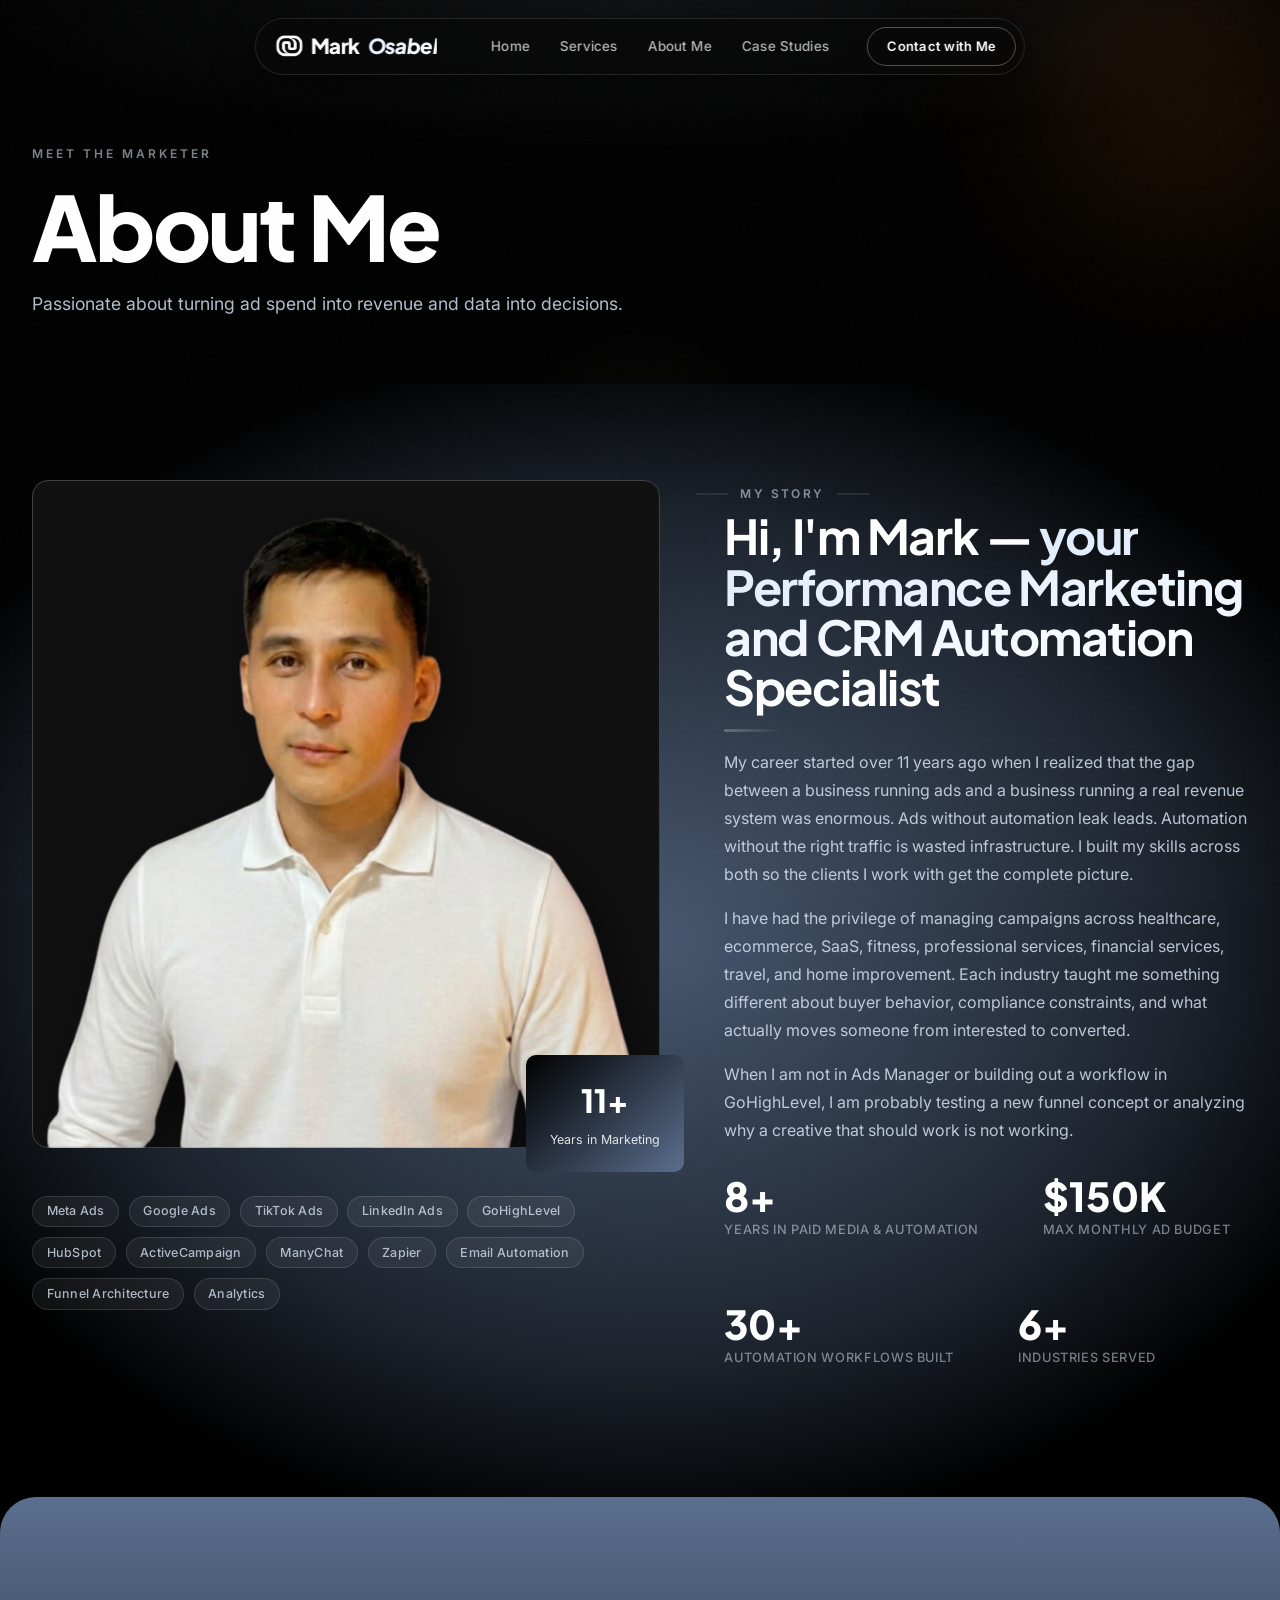
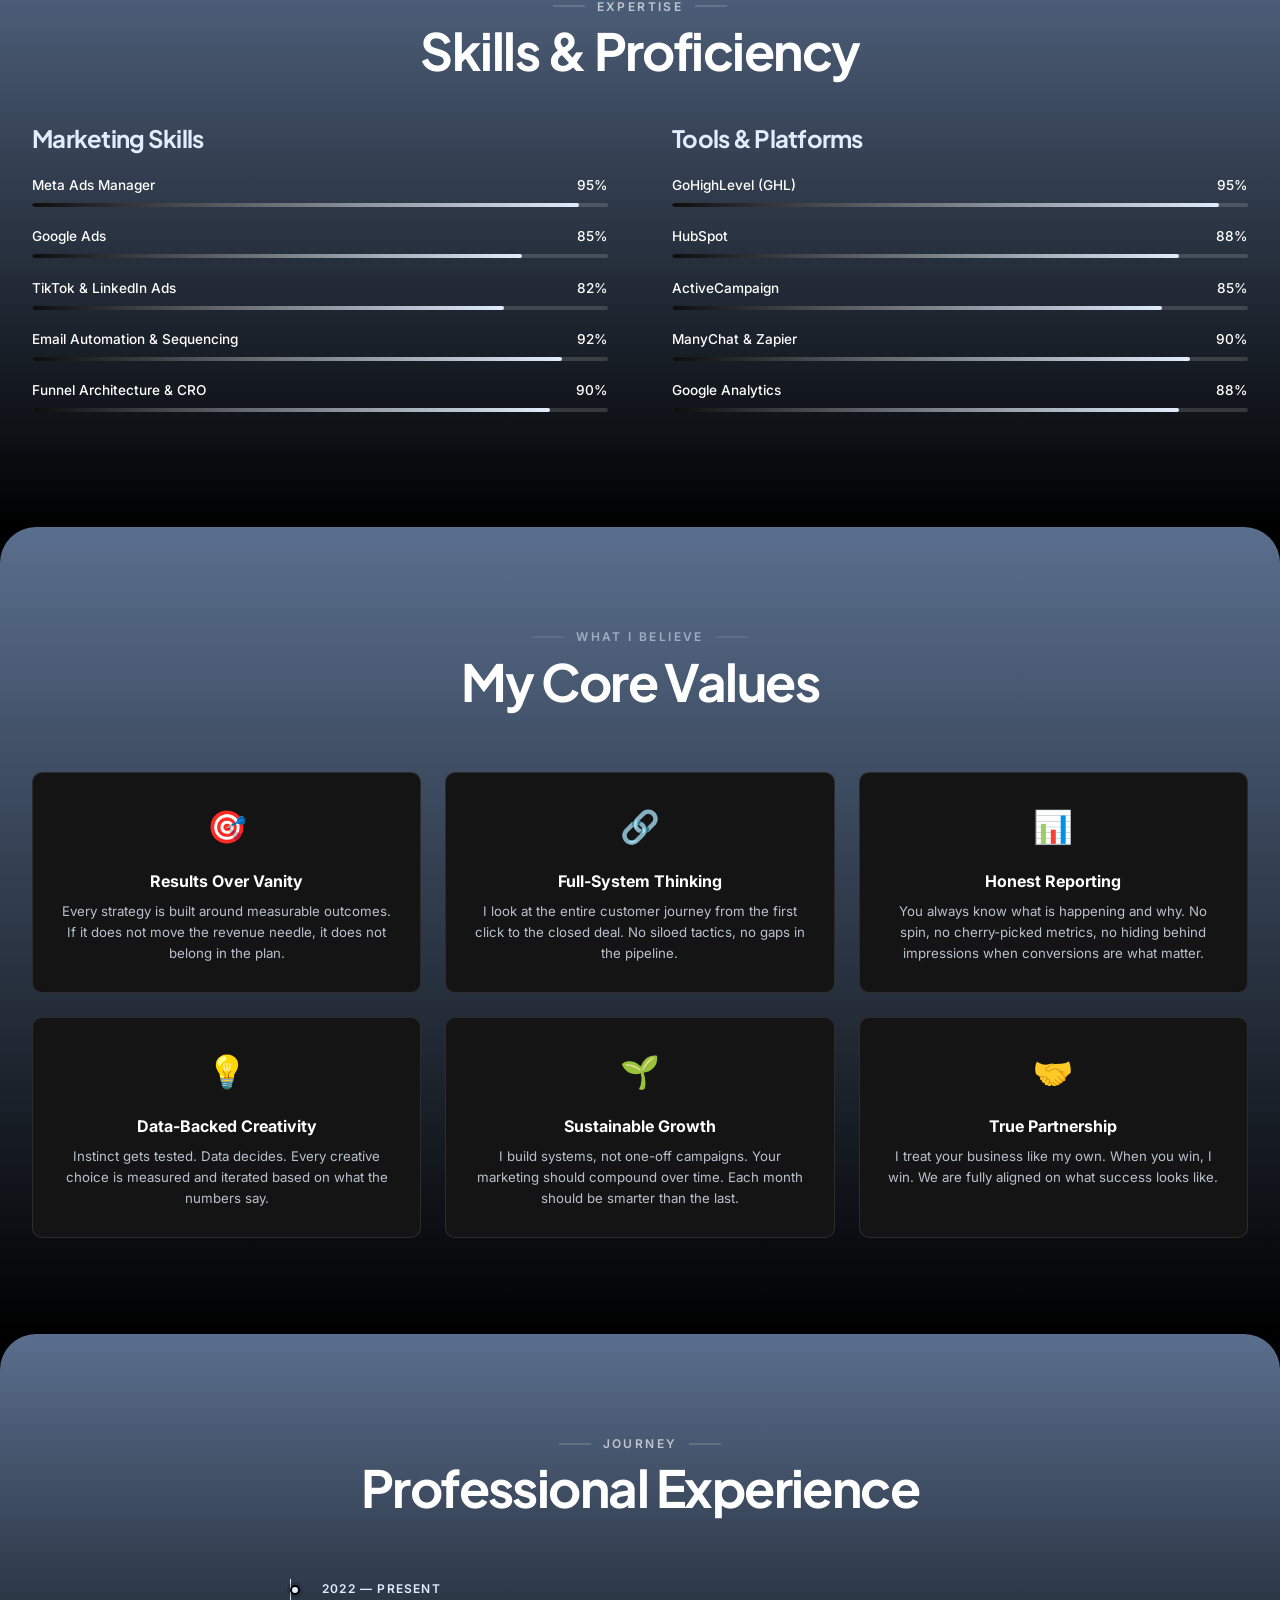
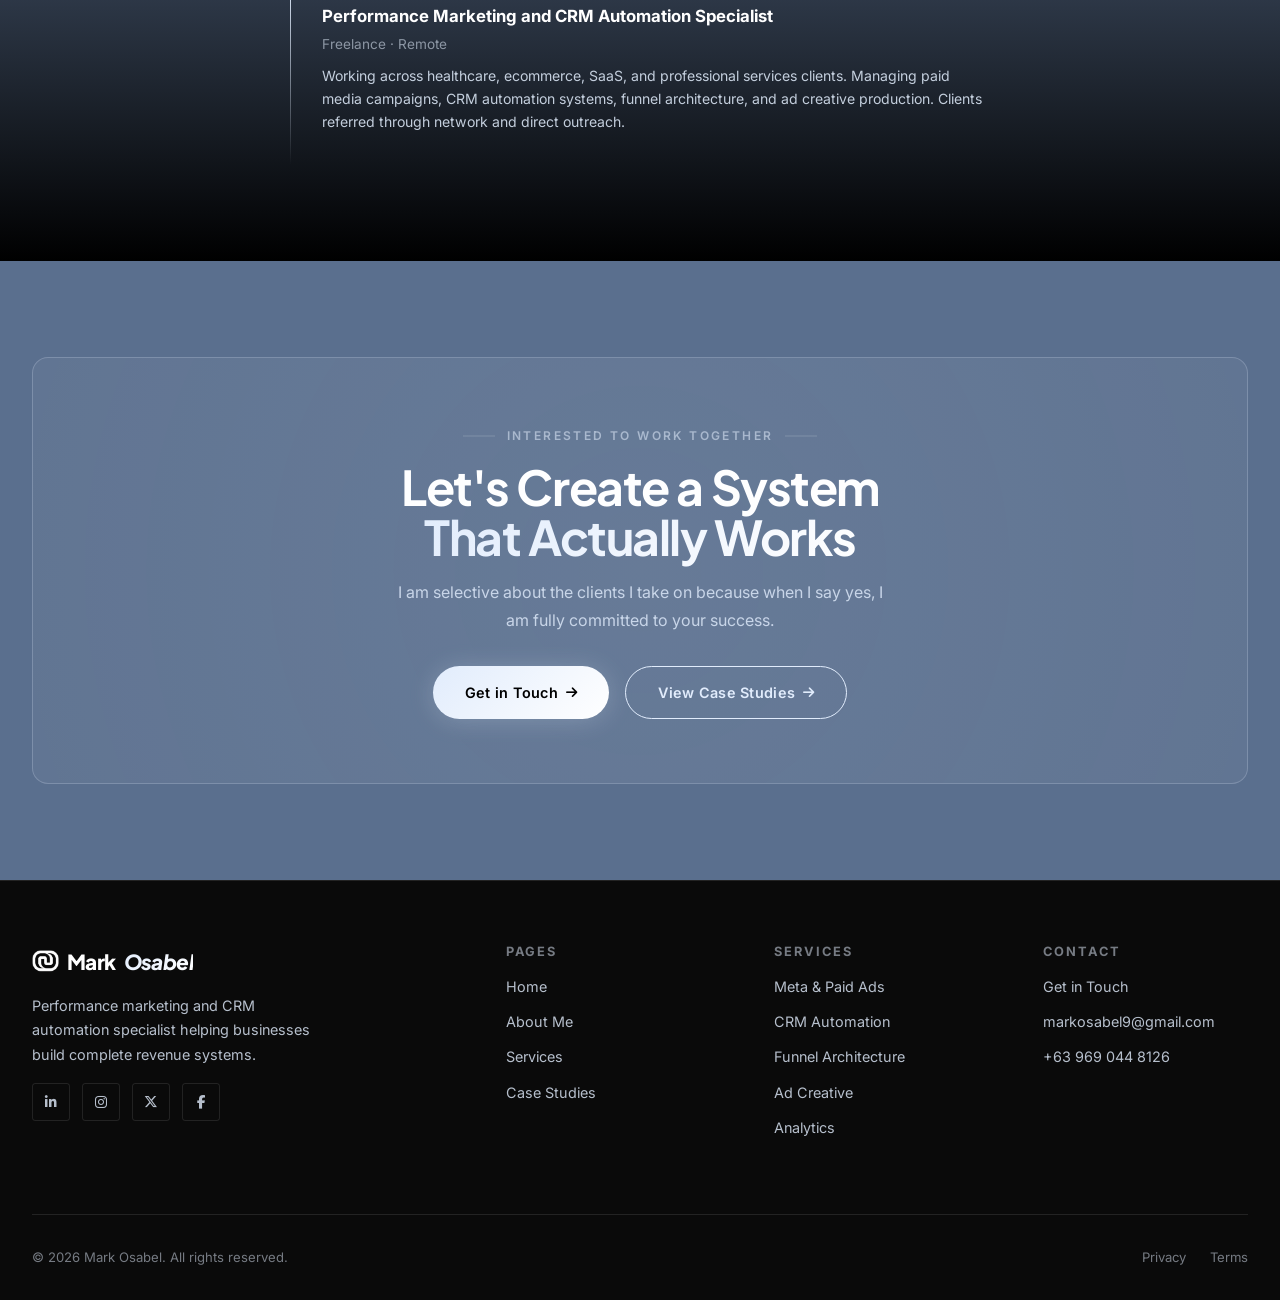
<file: portfolio/about.html>
<!DOCTYPE html>
<html lang="en">
<head>
  <meta charset="UTF-8" />
  <meta name="viewport" content="width=device-width, initial-scale=1.0" />
  <meta name="description" content="Learn about Mark Osabel — performance marketing and CRM automation specialist with 11+ years of experience in paid media and automation systems." />
  <title>About Me — Mark Osabel</title>
  <link rel="icon" href="data:image/svg+xml,<svg xmlns='http://www.w3.org/2000/svg' viewBox='0 0 100 100'><text y='.9em' font-size='90'>✦</text></svg>" />
  <link rel="stylesheet" href="css/main.css" />
  <link rel="stylesheet" href="css/animations.css" />
  <link rel="stylesheet" href="css/components.css" />
  <link rel="stylesheet" href="https://cdnjs.cloudflare.com/ajax/libs/font-awesome/6.5.0/css/all.min.css" />

  <style>
    /* ---- About Story ---- */
    .about-story-grid {
      display: grid;
      grid-template-columns: 1.2fr 1fr;
      gap: 4rem;
      align-items: start;
    }

    .about-story-img-wrap {
      position: relative;
    }

    .about-story-img {
      border-radius: var(--radius-xl);
      overflow: hidden;
      aspect-ratio: 16/17;
      background: #111111;
    }

    .about-story-img img {
      width: 100%; height: 100%;
      object-fit: contain;
      object-position: center bottom;
    }

    .about-story-img::after {
      content: '';
      position: absolute;
      inset: 0;
      border: 1px solid var(--border-accent);
      border-radius: var(--radius-xl);
      pointer-events: none;
    }

    .about-img-placeholder {
      width: 100%; height: 100%;
      background: linear-gradient(135deg, var(--dark-brown), var(--bg-surface-3));
      display: flex;
      align-items: center;
      justify-content: center;
      font-size: 5rem;
      color: var(--text-muted);
    }

    .about-accent-card {
      position: absolute;
      bottom: -1.5rem;
      right: -1.5rem;
      background: linear-gradient(135deg, #000000, #5A6F8E);
      color: var(--cream);
      border-radius: var(--radius-lg);
      padding: 1.25rem 1.5rem;
      text-align: center;
      min-width: 130px;
    }

    .about-accent-card strong {
      display: block;
      font-family: var(--font-heading);
      font-size: 2rem;
      font-weight: 800;
    }

    .about-accent-card span {
      font-size: 0.78rem;
      opacity: 0.85;
    }

    /* Values */
    .values-grid {
      display: grid;
      grid-template-columns: repeat(3, 1fr);
      gap: 1.5rem;
    }

    .value-card {
      background: var(--bg-card);
      border: 1px solid var(--border);
      border-radius: var(--radius-lg);
      padding: 1.75rem;
      text-align: center;
      transition: var(--transition-md);
    }

    .value-card:hover {
      border-color: var(--border-accent);
      transform: translateY(-4px);
    }

    .value-icon {
      font-size: 2rem;
      margin-bottom: 1rem;
      display: block;
    }

    .value-title {
      font-size: 1rem;
      font-weight: 700;
      color: var(--cream);
      margin-bottom: 0.4rem;
    }

    .value-desc {
      font-size: 0.83rem;
      color: var(--text-secondary);
      line-height: 1.6;
    }

    /* Skills section */
    .skills-section {
      border-top: none;
      border-bottom: none;
    }

    /* Story section — black bg + radial glow (matches homepage about preview) */
    #about-story {
      background: #000000;
      position: relative;
      overflow: hidden;
    }
    #about-story::before {
      content: '';
      position: absolute;
      inset: 0;
      background: radial-gradient(ellipse 85% 75% at 50% 50%,
        rgba(90, 111, 142, 0.80) 0%,
        rgba(90, 111, 142, 0.32) 50%,
        transparent 72%);
      pointer-events: none;
      z-index: 0;
    }
    #about-story .container {
      position: relative;
      z-index: 1;
    }

    /* CTA section */
    #about-cta {
      background: #5A6F8E !important;
    }

    .skills-layout {
      display: grid;
      grid-template-columns: 1fr 1fr;
      gap: 4rem;
      align-items: start;
    }

    /* Experience timeline */
    .exp-section {}

    @media (max-width: 900px) {
      .about-story-grid  { grid-template-columns: 1fr; }
      .values-grid       { grid-template-columns: repeat(2, 1fr); }
      .skills-layout     { grid-template-columns: 1fr; }
      .about-accent-card { right: 0; }
    }

    @media (max-width: 540px) {
      .values-grid { grid-template-columns: 1fr; }
    }

    /* ---- Navbar: floating pill ---- */
    #navbar {
      position: fixed !important;
      top: 1.1rem !important;
      left: 50% !important;
      right: auto !important;
      transform: translateX(-50%) !important;
      z-index: 9999 !important;
      background: rgba(8, 8, 8, 0.48) !important;
      backdrop-filter: blur(20px) saturate(180%) !important;
      -webkit-backdrop-filter: blur(20px) saturate(180%) !important;
      border: 1px solid rgba(255, 255, 255, 0.13) !important;
      border-radius: 999px !important;
      box-shadow: 0 4px 32px rgba(0, 0, 0, 0.45) !important;
      overflow: hidden !important;
    }
  </style>
</head>
<body class="inner-page">
  <!-- Loader -->

  <div class="noise-overlay" aria-hidden="true"></div>
  <div id="cursor-spotlight" aria-hidden="true"></div>
  <div id="cursor-dot"       aria-hidden="true"></div>
  <div id="cursor-ring"      aria-hidden="true"></div>

  <!-- Navbar -->
  <nav id="navbar" role="navigation" aria-label="Main navigation">
    <div class="nav-inner">
      <a href="index.html" class="nav-logo"><img src="assets/images/logomark.png" alt="" class="nav-logo-img" aria-hidden="true">Mark<span>Osabel</span></a>
      <ul class="nav-links" role="list">
        <li><a href="index.html">Home</a></li>
        <li><a href="services.html">Services</a></li>
        <li><a href="about.html" class="active">About Me</a></li>
        <li><a href="case-studies.html">Case Studies</a></li>
      </ul>
      <div class="nav-cta">
        <a href="contact.html" class="btn btn-primary">Contact with Me</a>
      </div>
      <button class="nav-hamburger"><span></span><span></span><span></span></button>
    </div>
  </nav>
  <div class="nav-mobile-overlay">
    <a href="index.html">Home</a>
    <a href="services.html">Services</a>
    <a href="about.html">About Me</a>
    <a href="case-studies.html">Case Studies</a>
    <a href="contact.html" style="color:var(--accent-light);">Contact</a>
  </div>

  <!-- Page Hero -->
  <section class="page-hero">
    <div class="orb orb-1" aria-hidden="true"></div>
    <div class="container">
      <span class="page-hero-label">Meet the Marketer</span>
      <h1 class="page-hero-title reveal">About Me</h1>
      <p class="section-subtitle reveal" style="margin:0;text-align:left;">
        Passionate about turning ad spend into revenue and data into decisions.
      </p>
    </div>
  </section>

  <!-- Story Section -->
  <section class="section" id="about-story">
    <div class="container">
      <div class="about-story-grid">
        <div>
          <div class="about-story-img-wrap reveal-left">
            <div class="about-story-img">
              <img src="assets/images/profile.png" alt="Mark Osabel" />
            </div>
            <div class="about-accent-card float-element">
              <strong>11+</strong>
              <span>Years in Marketing</span>
            </div>
          </div>
          <div class="skills-cloud" style="margin-top:3rem;">
            <span class="tag">Meta Ads</span>
            <span class="tag">Google Ads</span>
            <span class="tag">TikTok Ads</span>
            <span class="tag">LinkedIn Ads</span>
            <span class="tag">GoHighLevel</span>
            <span class="tag">HubSpot</span>
            <span class="tag">ActiveCampaign</span>
            <span class="tag">ManyChat</span>
            <span class="tag">Zapier</span>
            <span class="tag">Email Automation</span>
            <span class="tag">Funnel Architecture</span>
            <span class="tag">Analytics</span>
          </div>
        </div>

        <div class="reveal-right">
          <span class="section-label">My Story</span>
          <h2 style="font-size:clamp(2rem,4vw,3rem);margin-bottom:1rem;text-align:left;">
            Hi, I'm Mark — <span class="text-accent">your Performance Marketing and CRM Automation Specialist</span>
          </h2>
          <div class="divider"></div>

          <p style="margin-bottom:1rem;">
            My career started over 11 years ago when I realized that the gap between a business running ads and a business running a real revenue system was enormous. Ads without automation leak leads. Automation without the right traffic is wasted infrastructure. I built my skills across both so the clients I work with get the complete picture.
          </p>
          <p style="margin-bottom:1rem;">
            I have had the privilege of managing campaigns across healthcare, ecommerce, SaaS, fitness, professional services, financial services, travel, and home improvement. Each industry taught me something different about buyer behavior, compliance constraints, and what actually moves someone from interested to converted.
          </p>
          <p style="margin-bottom:2rem;">
            When I am not in Ads Manager or building out a workflow in GoHighLevel, I am probably testing a new funnel concept or analyzing why a creative that should work is not working.
          </p>

          <div class="stats-row stagger-children" style="margin-bottom:2rem;">
            <div class="stat-item">
              <span class="stat-number" data-counter data-target="11" data-suffix="+">11+</span>
              <span class="stat-label">Years in Paid Media &amp; Automation</span>
            </div>
            <div class="stat-item">
              <span class="stat-number">$150K</span>
              <span class="stat-label">Max Monthly Ad Budget</span>
            </div>
            <div class="stat-item">
              <span class="stat-number" data-counter data-target="40" data-suffix="+">40+</span>
              <span class="stat-label">Automation Workflows Built</span>
            </div>
            <div class="stat-item">
              <span class="stat-number" data-counter data-target="8" data-suffix="+">8+</span>
              <span class="stat-label">Industries Served</span>
            </div>
          </div>
        </div>
      </div>
    </div>
  </section>

  <!-- Skills Section -->
  <section class="section section-light skills-section section-gradient" id="about-skills">
    <div class="container">
      <div class="section-header" style="margin-bottom:3rem;">
        <span class="section-label">Expertise</span>
        <h2 class="section-title reveal">Skills &amp; Proficiency</h2>
      </div>

        <div class="skills-layout">
        <div class="reveal-left">
          <h4 style="margin-bottom:1.5rem;color:var(--accent-light);">Marketing Skills</h4>

          <div class="skill-bar-wrap">
            <div class="skill-bar-label"><span>Meta Ads Manager</span><span>95%</span></div>
            <div class="skill-bar-track"><div class="skill-bar-fill" data-width="95%"></div></div>
          </div>
          <div class="skill-bar-wrap">
            <div class="skill-bar-label"><span>Google Ads</span><span>85%</span></div>
            <div class="skill-bar-track"><div class="skill-bar-fill" data-width="85%"></div></div>
          </div>
          <div class="skill-bar-wrap">
            <div class="skill-bar-label"><span>TikTok &amp; LinkedIn Ads</span><span>82%</span></div>
            <div class="skill-bar-track"><div class="skill-bar-fill" data-width="82%"></div></div>
          </div>
          <div class="skill-bar-wrap">
            <div class="skill-bar-label"><span>Email Automation &amp; Sequencing</span><span>92%</span></div>
            <div class="skill-bar-track"><div class="skill-bar-fill" data-width="92%"></div></div>
          </div>
          <div class="skill-bar-wrap">
            <div class="skill-bar-label"><span>Funnel Architecture &amp; CRO</span><span>90%</span></div>
            <div class="skill-bar-track"><div class="skill-bar-fill" data-width="90%"></div></div>
          </div>
        </div>

        <div class="reveal-right">
          <h4 style="margin-bottom:1.5rem;color:var(--accent-light);">Tools &amp; Platforms</h4>

          <div class="skill-bar-wrap">
            <div class="skill-bar-label"><span>GoHighLevel (GHL)</span><span>95%</span></div>
            <div class="skill-bar-track"><div class="skill-bar-fill" data-width="95%"></div></div>
          </div>
          <div class="skill-bar-wrap">
            <div class="skill-bar-label"><span>HubSpot</span><span>88%</span></div>
            <div class="skill-bar-track"><div class="skill-bar-fill" data-width="88%"></div></div>
          </div>
          <div class="skill-bar-wrap">
            <div class="skill-bar-label"><span>ActiveCampaign</span><span>85%</span></div>
            <div class="skill-bar-track"><div class="skill-bar-fill" data-width="85%"></div></div>
          </div>
          <div class="skill-bar-wrap">
            <div class="skill-bar-label"><span>ManyChat &amp; Zapier</span><span>90%</span></div>
            <div class="skill-bar-track"><div class="skill-bar-fill" data-width="90%"></div></div>
          </div>
          <div class="skill-bar-wrap">
            <div class="skill-bar-label"><span>Google Analytics</span><span>88%</span></div>
            <div class="skill-bar-track"><div class="skill-bar-fill" data-width="88%"></div></div>
          </div>
        </div>
      </div>
    </div>
  </section>

  <!-- Values -->
  <section class="section section-gradient" id="about-values">
    <div class="container">
      <div class="section-header">
        <span class="section-label">What I Believe</span>
        <h2 class="section-title reveal">My Core Values</h2>
      </div>

      <div class="values-grid stagger-children">
        <div class="value-card" data-tilt="5">
          <span class="value-icon">🎯</span>
          <div class="value-title">Results Over Vanity</div>
          <p class="value-desc">Every strategy is built around measurable outcomes. If it does not move the revenue needle, it does not belong in the plan.</p>
        </div>
        <div class="value-card" data-tilt="5">
          <span class="value-icon">🔗</span>
          <div class="value-title">Full-System Thinking</div>
          <p class="value-desc">I look at the entire customer journey from the first click to the closed deal. No siloed tactics, no gaps in the pipeline.</p>
        </div>
        <div class="value-card" data-tilt="5">
          <span class="value-icon">📊</span>
          <div class="value-title">Honest Reporting</div>
          <p class="value-desc">You always know what is happening and why. No spin, no cherry-picked metrics, no hiding behind impressions when conversions are what matter.</p>
        </div>
        <div class="value-card" data-tilt="5">
          <span class="value-icon">💡</span>
          <div class="value-title">Data-Backed Creativity</div>
          <p class="value-desc">Instinct gets tested. Data decides. Every creative choice is measured and iterated based on what the numbers say.</p>
        </div>
        <div class="value-card" data-tilt="5">
          <span class="value-icon">🌱</span>
          <div class="value-title">Sustainable Growth</div>
          <p class="value-desc">I build systems, not one-off campaigns. Your marketing should compound over time. Each month should be smarter than the last.</p>
        </div>
        <div class="value-card" data-tilt="5">
          <span class="value-icon">🤝</span>
          <div class="value-title">True Partnership</div>
          <p class="value-desc">I treat your business like my own. When you win, I win. We are fully aligned on what success looks like.</p>
        </div>
      </div>
    </div>
  </section>

  <!-- Experience Timeline -->
  <section class="section section-light section-gradient" id="about-experience">
    <div class="container">
      <div class="section-header">
        <span class="section-label">Journey</span>
        <h2 class="section-title reveal">Professional Experience</h2>
      </div>

      <div style="max-width:700px;margin:0 auto;" class="reveal">
        <div class="timeline">
          <div class="timeline-item">
            <div class="timeline-date">2022 — Present</div>
            <div class="timeline-title">Performance Marketing and CRM Automation Specialist</div>
            <div class="timeline-company">Freelance · Remote</div>
            <p class="timeline-desc">Working across healthcare, ecommerce, SaaS, and professional services clients. Managing paid media campaigns, CRM automation systems, funnel architecture, and ad creative production. Clients referred through network and direct outreach.</p>
          </div>
        </div>
      </div>
    </div>
  </section>

  <!-- CTA -->
  <section class="section" id="about-cta">
    <div class="container">
      <div class="cta-band reveal-scale">
        <span class="section-label" style="margin-bottom:1rem;">Interested to Work Together</span>
        <h2>Let's Create a System<br/><span class="text-accent">That Actually Works</span></h2>
        <p>I am selective about the clients I take on because when I say yes, I am fully committed to your success.</p>
        <div style="display:flex;gap:1rem;justify-content:center;flex-wrap:wrap;">
          <a href="contact.html" class="btn btn-primary">Get in Touch <i class="fas fa-arrow-right"></i></a>
          <a href="case-studies.html" class="btn btn-secondary">View Case Studies <i class="fas fa-arrow-right"></i></a>
        </div>
      </div>
    </div>
  </section>

  <!-- Footer -->
  <footer>
    <div class="footer-inner">
      <div class="footer-top">
        <div class="footer-brand">
          <a href="index.html" class="nav-logo" style="font-size:1.3rem;"><img src="assets/images/logomark.png" alt="" class="nav-logo-img" aria-hidden="true">Mark<span>Osabel</span></a>
          <p>Performance marketing and CRM automation specialist helping businesses build complete revenue systems.</p>
          <div class="footer-social">
            <a href="#" class="social-link" aria-label="LinkedIn"><i class="fab fa-linkedin-in"></i></a>
            <a href="#" class="social-link" aria-label="Instagram"><i class="fab fa-instagram"></i></a>
            <a href="#" class="social-link" aria-label="Twitter/X"><i class="fab fa-x-twitter"></i></a>
            <a href="#" class="social-link" aria-label="Facebook"><i class="fab fa-facebook-f"></i></a>
          </div>
        </div>
        <div class="footer-col">
          <h5>Pages</h5>
          <ul>
            <li><a href="index.html">Home</a></li>
            <li><a href="about.html">About Me</a></li>
            <li><a href="services.html">Services</a></li>
            <li><a href="case-studies.html">Case Studies</a></li>
          </ul>
        </div>
        <div class="footer-col">
          <h5>Services</h5>
          <ul>
            <li><a href="services.html">Meta &amp; Paid Ads</a></li>
            <li><a href="services.html">CRM Automation</a></li>
            <li><a href="services.html">Funnel Architecture</a></li>
            <li><a href="services.html">Ad Creative</a></li>
            <li><a href="services.html">Analytics</a></li>
          </ul>
        </div>
        <div class="footer-col">
          <h5>Contact</h5>
          <ul>
            <li><a href="contact.html">Get in Touch</a></li>
            <li><a href="mailto:markosabel9@gmail.com">markosabel9@gmail.com</a></li>
            <li><a href="tel:+639690448126">+63 969 044 8126</a></li>
          </ul>
        </div>
      </div>
      <div class="footer-bottom">
        <span>© 2026 Mark Osabel. All rights reserved.</span>
        <div style="display:flex;gap:1.5rem;"><a href="#">Privacy</a><a href="#">Terms</a></div>
      </div>
    </div>
  </footer>

  <button id="back-to-top" aria-label="Back to top" style="position:fixed;bottom:2rem;right:2rem;width:44px;height:44px;background:var(--accent);color:var(--cream);border:none;border-radius:50%;display:flex;align-items:center;justify-content:center;font-size:1rem;cursor:pointer;opacity:0;visibility:hidden;transition:opacity 0.3s,visibility 0.3s,transform 0.3s;z-index:500;box-shadow:var(--shadow-accent);">
    <i class="fas fa-arrow-up"></i>
  </button>
  <style>#back-to-top.visible{opacity:1;visibility:visible;}#back-to-top:hover{transform:translateY(-3px);background:var(--accent-light);}</style>

  <script src="js/main.js"></script>
  <script src="js/cursor.js"></script>
  <script src="js/animations.js"></script>
</body>
</html>
</file>
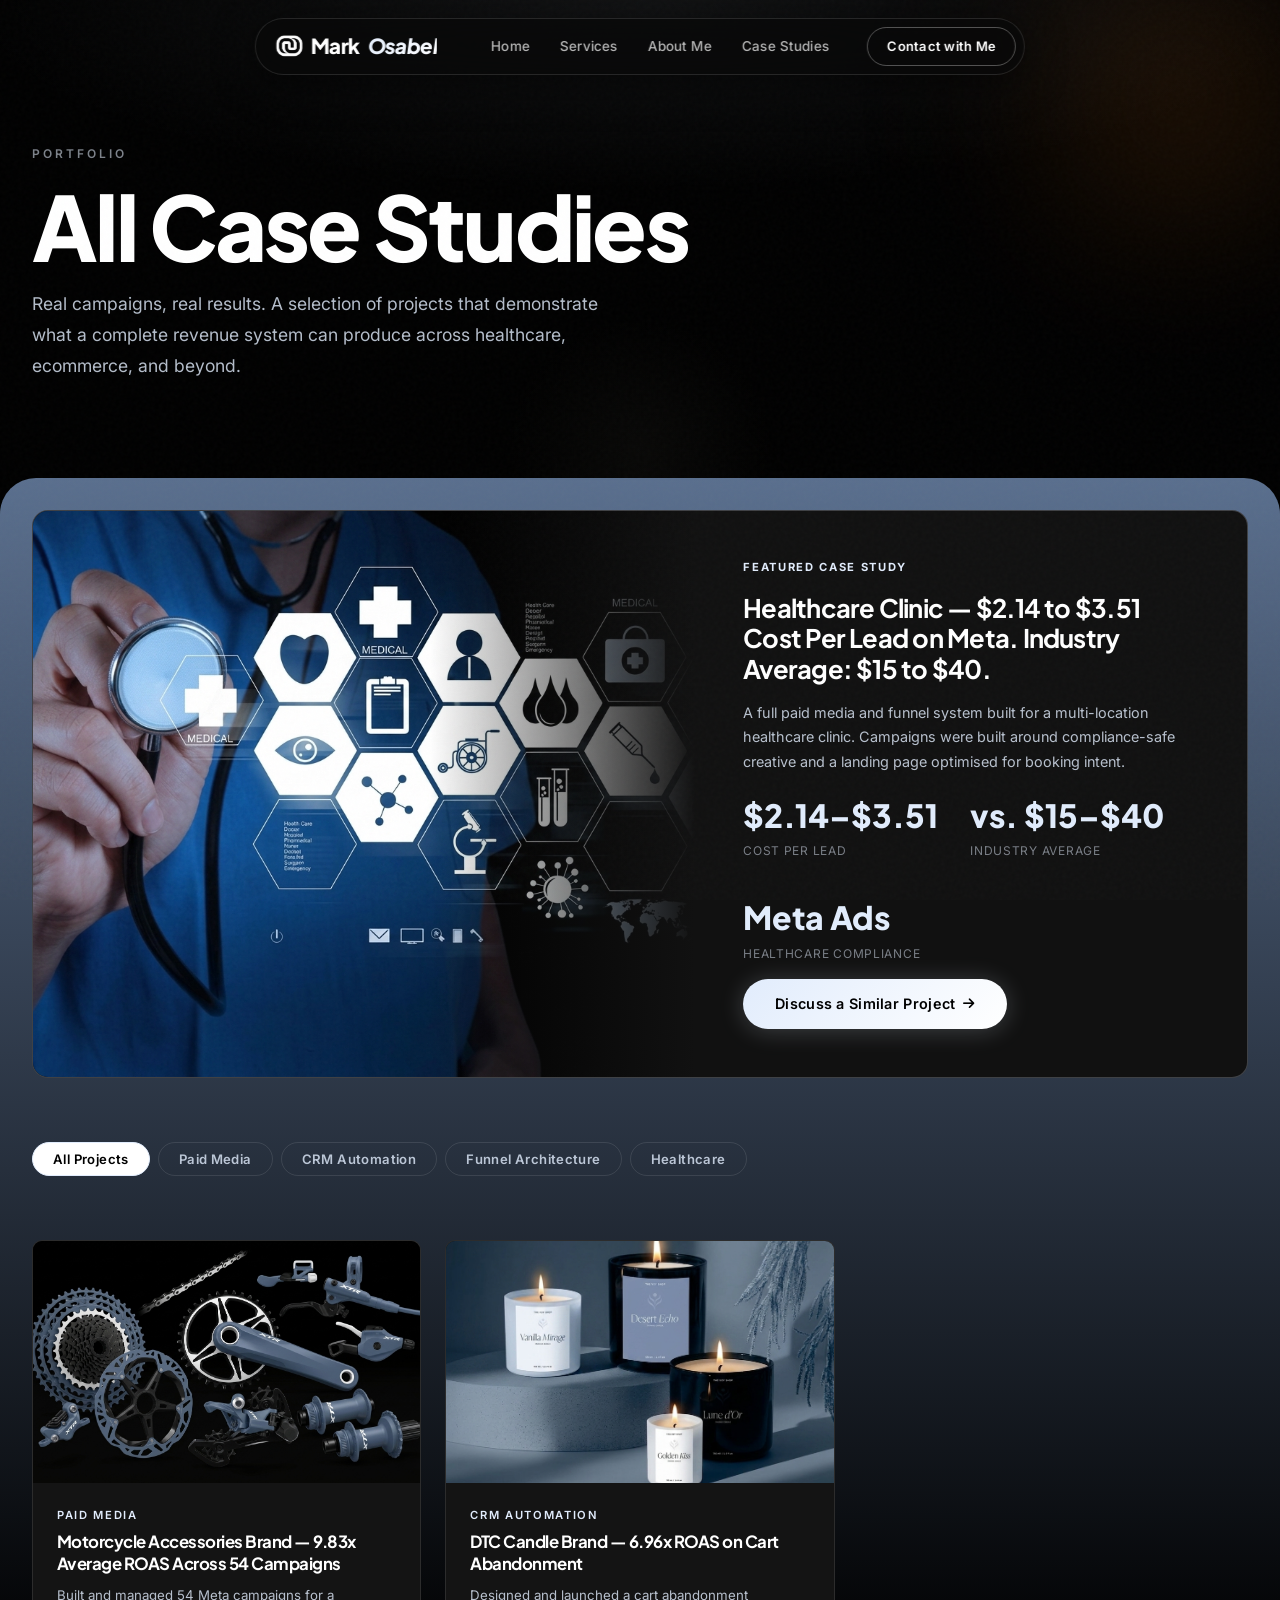
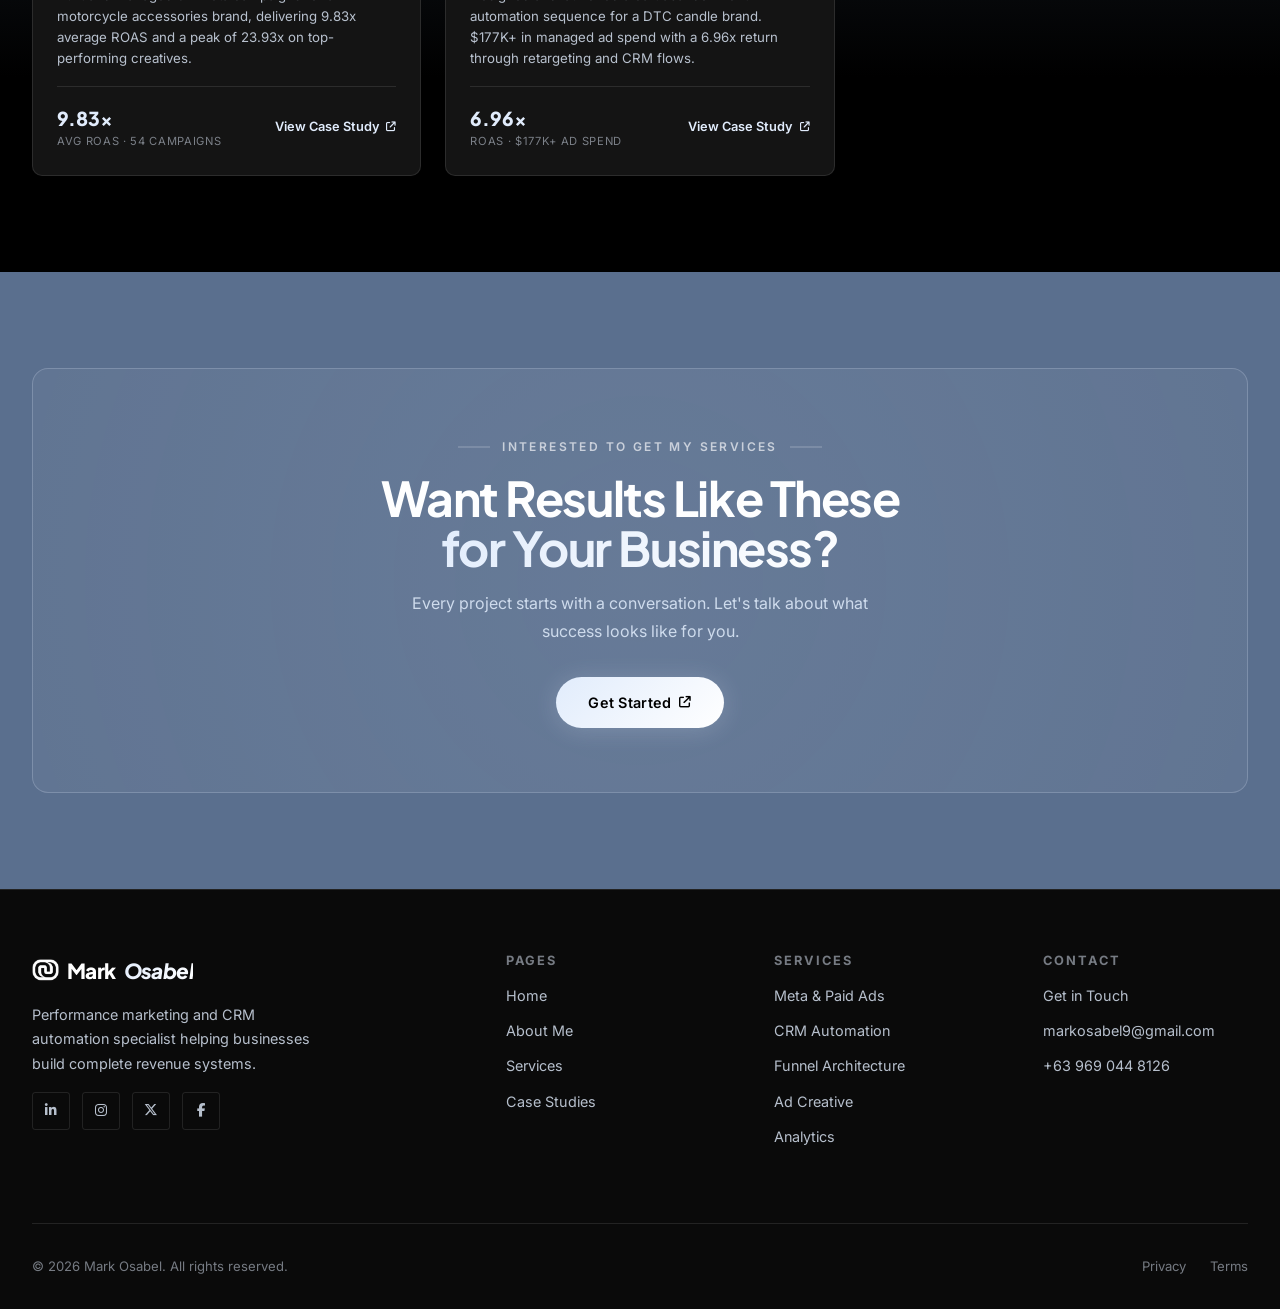
<file: portfolio/case-studies.html>
<!DOCTYPE html>
<html lang="en">
<head>
  <meta charset="UTF-8" />
  <meta name="viewport" content="width=device-width, initial-scale=1.0" />
  <meta name="description" content="Case studies and portfolio of Mark Osabel — real paid media and CRM automation campaigns with measurable results across healthcare, ecommerce, and beyond." />
  <title>Case Studies — Mark Osabel</title>
  <link rel="icon" href="data:image/svg+xml,<svg xmlns='http://www.w3.org/2000/svg' viewBox='0 0 100 100'><text y='.9em' font-size='90'>✦</text></svg>" />
  <link rel="stylesheet" href="css/main.css" />
  <link rel="stylesheet" href="css/animations.css" />
  <link rel="stylesheet" href="css/components.css" />
  <link rel="stylesheet" href="https://cdnjs.cloudflare.com/ajax/libs/font-awesome/6.5.0/css/all.min.css" />

  <style>
    /* Portfolio grid */
    .portfolio-grid {
      display: grid;
      grid-template-columns: repeat(3, 1fr);
      gap: 1.5rem;
      transition: all 0.4s var(--ease);
    }

    @media (max-width: 900px) { .portfolio-grid { grid-template-columns: repeat(2, 1fr); } }
    @media (max-width: 540px) { .portfolio-grid { grid-template-columns: 1fr; } }

    .case-card {
      border-radius: var(--radius-lg);
      overflow: hidden;
      background: var(--bg-card);
      border: 1px solid var(--border);
      transition: var(--transition-md);
      cursor: pointer;
    }

    .case-card:hover {
      border-color: var(--border-accent);
      transform: translateY(-6px);
      box-shadow: var(--shadow-lg);
    }

    .case-card-img {
      aspect-ratio: 16/10;
      overflow: hidden;
      background: var(--bg-surface-3);
      position: relative;
    }

    .case-card-img img,
    .case-card-img-placeholder {
      width: 100%; height: 100%;
      object-fit: cover;
      transition: transform 0.6s var(--ease);
      display: flex;
      align-items: center;
      justify-content: center;
      font-size: 3rem;
      color: var(--text-muted);
    }

    .case-card:hover .case-card-img img,
    .case-card:hover .case-card-img-placeholder {
      transform: scale(1.06);
    }

    .case-card-body {
      padding: 1.5rem;
    }

    .case-card-category {
      font-size: 0.7rem;
      letter-spacing: 0.15em;
      text-transform: uppercase;
      color: var(--accent-light);
      font-weight: 600;
      margin-bottom: 0.4rem;
    }

    .case-card-title {
      font-family: var(--font-heading);
      font-size: 1.05rem;
      color: var(--cream);
      margin-bottom: 0.6rem;
      line-height: 1.3;
    }

    .case-card-excerpt {
      font-size: 0.83rem;
      color: var(--text-secondary);
      line-height: 1.6;
      margin-bottom: 1rem;
    }

    .case-card-footer {
      display: flex;
      align-items: center;
      justify-content: space-between;
      padding-top: 1rem;
      border-top: 1px solid var(--border);
    }

    .case-card-metric {
      display: flex;
      flex-direction: column;
    }

    .case-card-metric-value {
      font-family: var(--font-heading);
      font-size: 1.2rem;
      font-weight: 800;
      color: var(--accent-light);
    }

    .case-card-metric-label {
      font-size: 0.7rem;
      color: var(--text-muted);
      text-transform: uppercase;
      letter-spacing: 0.06em;
    }

    .case-card-link {
      display: inline-flex;
      align-items: center;
      gap: 0.4rem;
      font-size: 0.8rem;
      font-weight: 600;
      color: var(--accent-light);
      transition: gap 0.2s;
    }

    .case-card:hover .case-card-link { gap: 0.7rem; }

    /* Featured case study */
    .featured-case {
      background: var(--bg-surface-2);
      border: 1px solid var(--border-accent);
      border-radius: var(--radius-xl);
      overflow: hidden;
      display: grid;
      grid-template-columns: 1.2fr 1fr;
      min-height: 420px;
      margin-bottom: var(--space-lg);
    }

    @media (max-width: 768px) {
      .featured-case { grid-template-columns: 1fr; }
    }

    .featured-case-img {
      background: linear-gradient(135deg, var(--dark-brown), var(--bg-surface-3));
      display: flex;
      align-items: center;
      justify-content: center;
      font-size: 5rem;
      color: var(--text-muted);
      position: relative;
      overflow: hidden;
    }

    .featured-case-img::after {
      content: '';
      position: absolute;
      inset: 0;
      background: linear-gradient(to right, transparent 60%, var(--bg-surface-2));
    }

    .featured-case-content {
      padding: 3rem;
      display: flex;
      flex-direction: column;
      justify-content: center;
      gap: 1rem;
    }

    .featured-case-stats {
      display: flex;
      gap: 2rem;
      flex-wrap: wrap;
    }

    .featured-stat { }

    .featured-stat-value {
      font-family: var(--font-heading);
      font-size: 2rem;
      font-weight: 800;
      color: var(--accent-light);
    }

    .featured-stat-label {
      font-size: 0.75rem;
      color: var(--text-muted);
      text-transform: uppercase;
      letter-spacing: 0.06em;
    }

    @media (max-width: 768px) {
      .featured-case-content { padding: 2rem; }
    }

    /* ---- Navbar: floating pill ---- */
    #navbar {
      position: fixed !important;
      top: 1.1rem !important;
      left: 50% !important;
      right: auto !important;
      transform: translateX(-50%) !important;
      z-index: 9999 !important;
      background: rgba(8, 8, 8, 0.48) !important;
      backdrop-filter: blur(20px) saturate(180%) !important;
      -webkit-backdrop-filter: blur(20px) saturate(180%) !important;
      border: 1px solid rgba(255, 255, 255, 0.13) !important;
      border-radius: 999px !important;
      box-shadow: 0 4px 32px rgba(0, 0, 0, 0.45) !important;
      overflow: hidden !important;
    }
  </style>
</head>
<body class="inner-page">

  <div class="noise-overlay" aria-hidden="true"></div>
  <div id="cursor-spotlight" aria-hidden="true"></div>
  <div id="cursor-dot"       aria-hidden="true"></div>
  <div id="cursor-ring"      aria-hidden="true"></div>

  <nav id="navbar">
    <div class="nav-inner">
      <a href="index.html" class="nav-logo"><img src="assets/images/logomark.png" alt="" class="nav-logo-img" aria-hidden="true">Mark<span>Osabel</span></a>
      <ul class="nav-links">
        <li><a href="index.html">Home</a></li>
        <li><a href="services.html">Services</a></li>
        <li><a href="about.html">About Me</a></li>
        <li><a href="case-studies.html" class="active">Case Studies</a></li>
      </ul>
      <div class="nav-cta">
        <a href="contact.html" class="btn btn-primary">Contact with Me</a>
      </div>
      <button class="nav-hamburger"><span></span><span></span><span></span></button>
    </div>
  </nav>
  <div class="nav-mobile-overlay">
    <a href="index.html">Home</a>
    <a href="services.html">Services</a>
    <a href="about.html">About Me</a>
    <a href="case-studies.html">Case Studies</a>
    <a href="contact.html" style="color:var(--accent-light);">Contact</a>
  </div>

  <!-- Page Hero -->
  <section class="page-hero">
    <div class="orb orb-1" aria-hidden="true"></div>
    <div class="container">
      <span class="page-hero-label">Portfolio</span>
      <h1 class="page-hero-title reveal">All Case Studies</h1>
      <p class="section-subtitle reveal" style="margin:0 0 2rem;text-align:left;">
        Real campaigns, real results. A selection of projects that demonstrate what a complete revenue system can produce across healthcare, ecommerce, and beyond.
      </p>
    </div>
  </section>

  <section class="section section-gradient" id="cs-cards" style="padding-top:2rem;">
    <div class="container">

      <!-- Featured Case Study -->
      <div class="reveal">
          <div class="featured-case">
          <div class="featured-case-img">
            <img src="assets/images/healthcare.png" alt="Healthcare Clinic Case Study" style="width:100%;height:100%;object-fit:cover;aspect-ratio:4/3;display:block;" />
          </div>
          <div class="featured-case-content">
            <span style="font-size:0.7rem;letter-spacing:0.15em;text-transform:uppercase;color:var(--accent-light);font-weight:700;">Featured Case Study</span>
            <h2 style="font-size:1.6rem;line-height:1.2;">Healthcare Clinic — $2.14 to $3.51 Cost Per Lead on Meta. Industry Average: $15 to $40.</h2>
            <p style="font-size:0.9rem;color:var(--text-secondary);line-height:1.7;">
              A full paid media and funnel system built for a multi-location healthcare clinic. Campaigns were built around compliance-safe creative and a landing page optimised for booking intent.
            </p>
            <div class="featured-case-stats">
              <div class="featured-stat">
                <div class="featured-stat-value">$2.14–$3.51</div>
                <div class="featured-stat-label">Cost Per Lead</div>
              </div>
              <div class="featured-stat">
                <div class="featured-stat-value">vs. $15–$40</div>
                <div class="featured-stat-label">Industry Average</div>
              </div>
              <div class="featured-stat">
                <div class="featured-stat-value">Meta Ads</div>
                <div class="featured-stat-label">Healthcare Compliance</div>
              </div>
            </div>
            <a href="contact.html" class="btn btn-primary" style="width:fit-content;">
              Discuss a Similar Project <i class="fas fa-arrow-right"></i>
            </a>
          </div>
        </div>
      </div>

      <!-- Filter Tabs -->
      <div data-filter-group data-filter-target=".case-card">
        <div class="filter-tabs stagger-children">
          <button class="filter-tab btn btn-secondary active" data-filter="all">All Projects</button>
          <button class="filter-tab btn btn-secondary" data-filter="paid-media">Paid Media</button>
          <button class="filter-tab btn btn-secondary" data-filter="crm-automation">CRM Automation</button>
          <button class="filter-tab btn btn-secondary" data-filter="funnel">Funnel Architecture</button>
          <button class="filter-tab btn btn-secondary" data-filter="healthcare">Healthcare</button>
        </div>
      </div>

      <!-- Portfolio Grid -->
      <div class="portfolio-grid stagger-children">

        <!-- Card 1: Motorcycle Accessories -->
        <div class="case-card" data-category="paid-media">
          <div class="case-card-img">
            <img src="assets/images/motorcycle.png" alt="Motorcycle Accessories Brand" class="case-card-img-placeholder" style="width:100%;height:100%;object-fit:cover;aspect-ratio:4/3;display:block;" />
          </div>
          <div class="case-card-body">
            <div class="case-card-category">Paid Media</div>
            <h3 class="case-card-title">Motorcycle Accessories Brand — 9.83x Average ROAS Across 54 Campaigns</h3>
            <p class="case-card-excerpt">Built and managed 54 Meta campaigns for a motorcycle accessories brand, delivering 9.83x average ROAS and a peak of 23.93x on top-performing creatives.</p>
            <div class="case-card-footer">
              <div class="case-card-metric">
                <span class="case-card-metric-value">9.83x</span>
                <span class="case-card-metric-label">Avg ROAS · 54 Campaigns</span>
              </div>
              <a href="#" class="case-card-link">View Case Study <i class="fas fa-arrow-up-right-from-square" style="font-size:0.75em;"></i></a>
            </div>
          </div>
        </div>

        <!-- Card 2: DTC Candle Brand -->
        <div class="case-card" data-category="crm-automation">
          <div class="case-card-img">
            <img src="assets/images/candle.png" alt="DTC Candle Brand" class="case-card-img-placeholder" style="width:100%;height:100%;object-fit:cover;aspect-ratio:4/3;display:block;" />
          </div>
          <div class="case-card-body">
            <div class="case-card-category">CRM Automation</div>
            <h3 class="case-card-title">DTC Candle Brand — 6.96x ROAS on Cart Abandonment</h3>
            <p class="case-card-excerpt">Designed and launched a cart abandonment automation sequence for a DTC candle brand. $177K+ in managed ad spend with a 6.96x return through retargeting and CRM flows.</p>
            <div class="case-card-footer">
              <div class="case-card-metric">
                <span class="case-card-metric-value">6.96x</span>
                <span class="case-card-metric-label">ROAS · $177K+ Ad Spend</span>
              </div>
              <a href="#" class="case-card-link">View Case Study <i class="fas fa-arrow-up-right-from-square" style="font-size:0.75em;"></i></a>
            </div>
          </div>
        </div>

      </div>

    </div>
  </section>

  <!-- CTA -->
  <section class="section section-light">
    <div class="container">
      <div class="cta-band reveal-scale">
        <span class="section-label" style="margin-bottom:1rem;">Interested to Get My Services</span>
        <h2>Want Results Like These<br/><span class="text-accent">for Your Business?</span></h2>
        <p>Every project starts with a conversation. Let's talk about what success looks like for you.</p>
        <div style="display:flex;gap:1rem;justify-content:center;flex-wrap:wrap;">
          <a href="contact.html" class="btn btn-primary">Get Started <i class="fas fa-arrow-up-right-from-square" style="font-size:0.8em;"></i></a>
        </div>
      </div>
    </div>
  </section>

  <!-- Footer -->
  <footer>
    <div class="footer-inner">
      <div class="footer-top">
        <div class="footer-brand">
          <a href="index.html" class="nav-logo" style="font-size:1.3rem;"><img src="assets/images/logomark.png" alt="" class="nav-logo-img" aria-hidden="true">Mark<span>Osabel</span></a>
          <p>Performance marketing and CRM automation specialist helping businesses build complete revenue systems.</p>
          <div class="footer-social">
            <a href="#" class="social-link"><i class="fab fa-linkedin-in"></i></a>
            <a href="#" class="social-link"><i class="fab fa-instagram"></i></a>
            <a href="#" class="social-link"><i class="fab fa-x-twitter"></i></a>
            <a href="#" class="social-link"><i class="fab fa-facebook-f"></i></a>
          </div>
        </div>
        <div class="footer-col"><h5>Pages</h5><ul><li><a href="index.html">Home</a></li><li><a href="about.html">About Me</a></li><li><a href="services.html">Services</a></li><li><a href="case-studies.html">Case Studies</a></li></ul></div>
        <div class="footer-col"><h5>Services</h5><ul><li><a href="services.html">Meta &amp; Paid Ads</a></li><li><a href="services.html">CRM Automation</a></li><li><a href="services.html">Funnel Architecture</a></li><li><a href="services.html">Ad Creative</a></li><li><a href="services.html">Analytics</a></li></ul></div>
        <div class="footer-col"><h5>Contact</h5><ul><li><a href="contact.html">Get in Touch</a></li><li><a href="mailto:markosabel9@gmail.com">markosabel9@gmail.com</a></li><li><a href="tel:+639690448126">+63 969 044 8126</a></li></ul></div>
      </div>
      <div class="footer-bottom">
        <span>© 2026 Mark Osabel. All rights reserved.</span>
        <div style="display:flex;gap:1.5rem;"><a href="#">Privacy</a><a href="#">Terms</a></div>
      </div>
    </div>
  </footer>

  <button id="back-to-top" aria-label="Back to top" style="position:fixed;bottom:2rem;right:2rem;width:44px;height:44px;background:var(--accent);color:var(--cream);border:none;border-radius:50%;display:flex;align-items:center;justify-content:center;font-size:1rem;cursor:pointer;opacity:0;visibility:hidden;transition:opacity 0.3s,visibility 0.3s,transform 0.3s;z-index:500;box-shadow:var(--shadow-accent);"><i class="fas fa-arrow-up"></i></button>
  <style>#back-to-top.visible{opacity:1;visibility:visible;}#back-to-top:hover{transform:translateY(-3px);background:var(--accent-light);}</style>

  <script src="js/main.js"></script>
  <script src="js/cursor.js"></script>
  <script src="js/animations.js"></script>
</body>
</html>
</file>
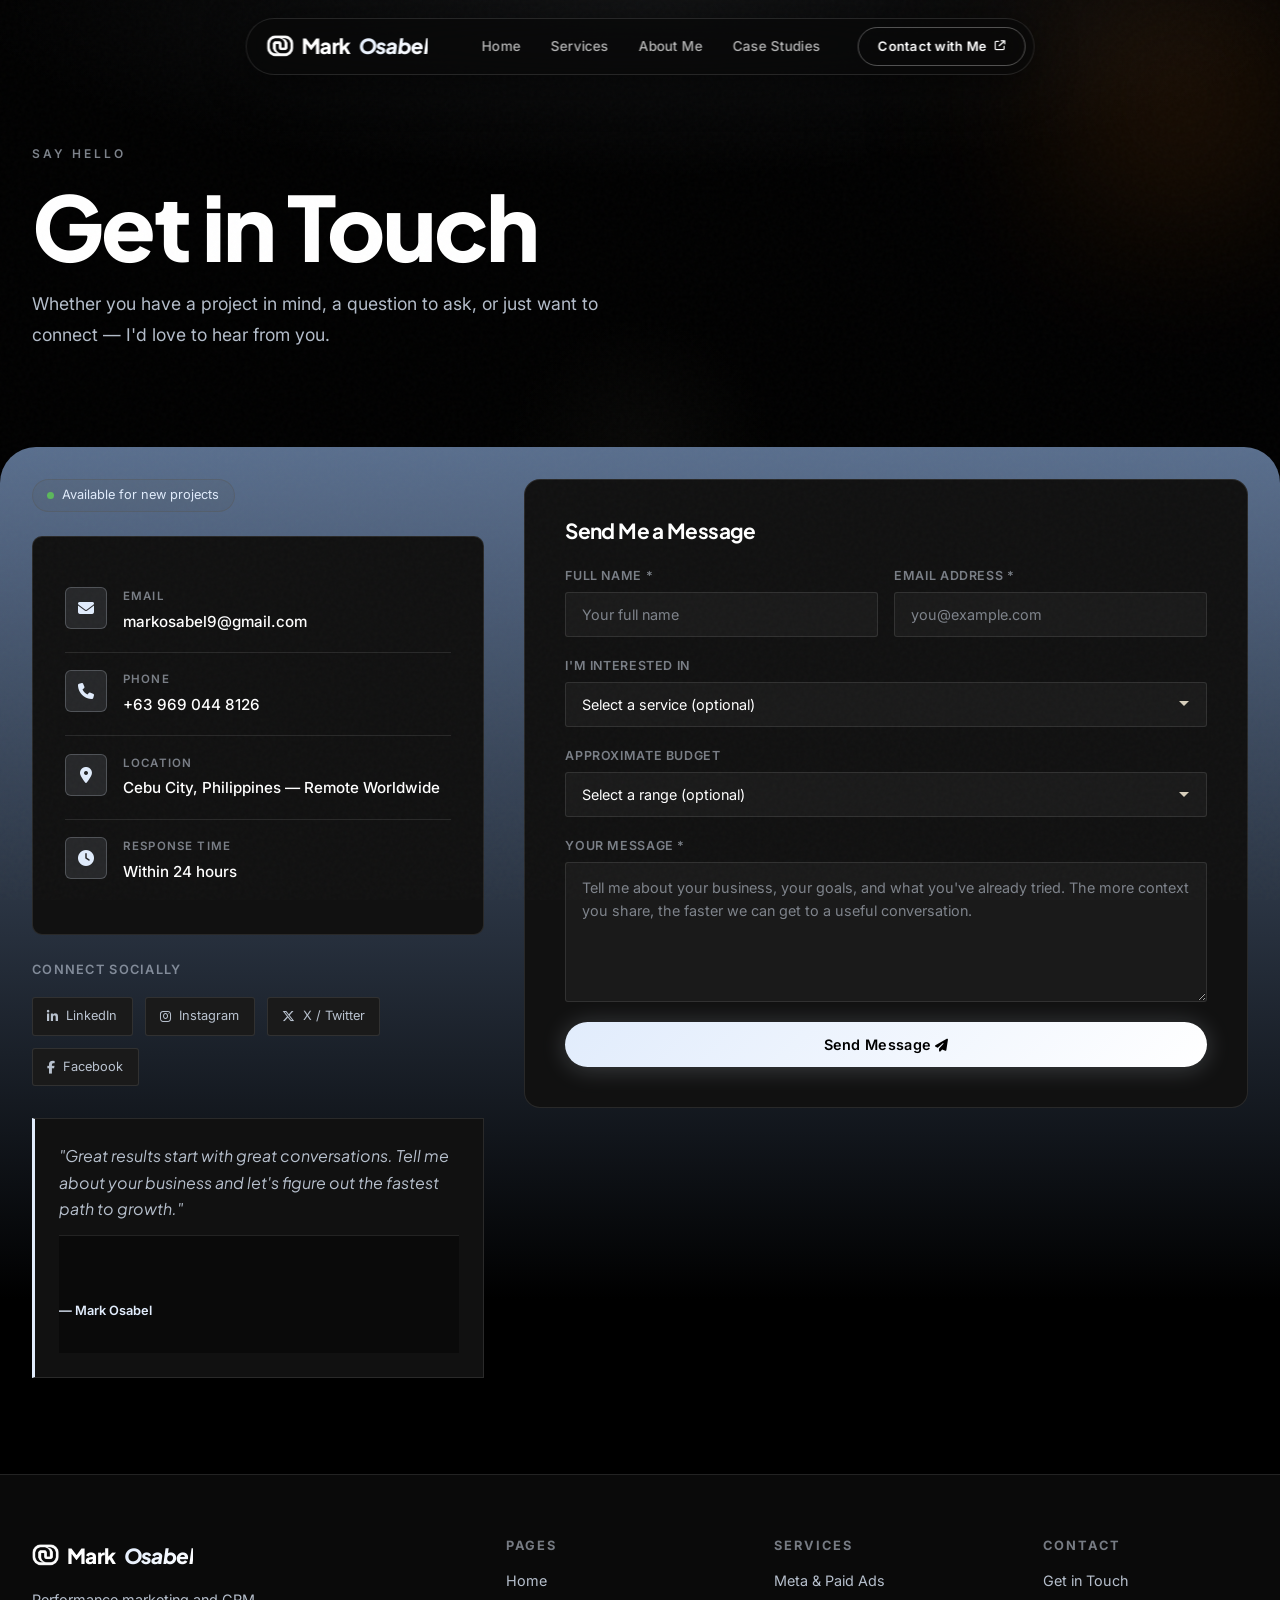
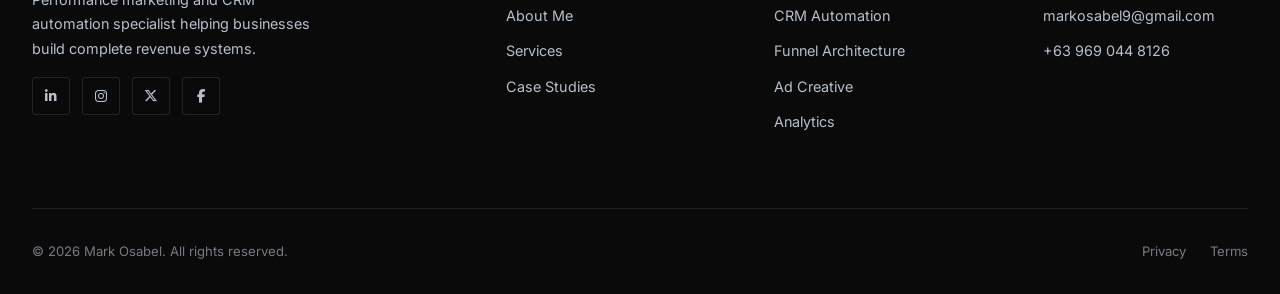
<file: portfolio/contact.html>
<!DOCTYPE html>
<html lang="en">
<head>
  <meta charset="UTF-8" />
  <meta name="viewport" content="width=device-width, initial-scale=1.0" />
  <meta name="description" content="Get in touch with Mark Osabel — performance marketing and CRM automation specialist. Start a project or book a free discovery call." />
  <title>Contact — Mark Osabel</title>
  <link rel="icon" href="data:image/svg+xml,<svg xmlns='http://www.w3.org/2000/svg' viewBox='0 0 100 100'><text y='.9em' font-size='90'>✦</text></svg>" />
  <link rel="stylesheet" href="css/main.css" />
  <link rel="stylesheet" href="css/animations.css" />
  <link rel="stylesheet" href="css/components.css" />
  <link rel="stylesheet" href="https://cdnjs.cloudflare.com/ajax/libs/font-awesome/6.5.0/css/all.min.css" />

  <style>
    .contact-layout {
      display: grid;
      grid-template-columns: 1fr 1.6fr;
      gap: 2.5rem;
      align-items: start;
    }

    @media (max-width: 900px) {
      .contact-layout { grid-template-columns: 1fr; }
    }

    /* Form card */
    .contact-form-card {
      background: var(--bg-surface-2);
      border: 1px solid var(--border);
      border-radius: var(--radius-xl);
      padding: 2.5rem;
    }

    .contact-form-card h3 {
      font-size: 1.3rem;
      color: var(--cream);
      margin-bottom: 1.5rem;
    }

    .form-row {
      display: grid;
      grid-template-columns: 1fr 1fr;
      gap: 1rem;
    }

    @media (max-width: 540px) { .form-row { grid-template-columns: 1fr; } }

    .form-group {
      display: flex;
      flex-direction: column;
      gap: 0.4rem;
      margin-bottom: 1.2rem;
    }

    .form-label {
      font-size: 0.78rem;
      font-weight: 600;
      letter-spacing: 0.05em;
      text-transform: uppercase;
      color: var(--text-muted);
    }

    .form-input,
    .form-textarea,
    .form-select {
      width: 100%;
      background: var(--bg-surface-3);
      border: 1px solid var(--border);
      border-radius: var(--radius-sm);
      padding: 0.8rem 1rem;
      color: var(--cream);
      font-family: var(--font-body);
      font-size: 0.9rem;
      transition: border-color 0.2s, box-shadow 0.2s;
      outline: none;
      box-sizing: border-box;
      cursor: text;
    }

    .form-input:focus,
    .form-textarea:focus,
    .form-select:focus {
      border-color: var(--accent-light);
      box-shadow: 0 0 0 3px rgba(216, 207, 188, 0.18);
    }

    .form-textarea {
      min-height: 140px;
      resize: vertical;
      line-height: 1.6;
    }

    .form-select {
      appearance: none;
      background-image: url("data:image/svg+xml,%3Csvg xmlns='http://www.w3.org/2000/svg' width='12' height='8' viewBox='0 0 12 8'%3E%3Cpath fill='%23D8CFBC' d='M1 1l5 5 5-5'/%3E%3C/svg%3E");
      background-repeat: no-repeat;
      background-position: right 1rem center;
      padding-right: 2.5rem;
    }

    .form-select option { background: var(--bg-surface-3); color: var(--cream); }

    /* Submit feedback */
    .form-submit-wrap { position: relative; }

    .form-success {
      display: none;
      align-items: center;
      gap: 0.8rem;
      padding: 1rem 1.2rem;
      background: rgba(100, 180, 100, 0.08);
      border: 1px solid rgba(100, 180, 100, 0.3);
      border-radius: var(--radius-sm);
      color: #8bcf8b;
      font-size: 0.9rem;
      margin-top: 0.8rem;
    }

    .form-success.visible { display: flex; }

    /* Availability tag */
    .availability-tag {
      display: inline-flex;
      align-items: center;
      gap: 0.5rem;
      font-size: 0.8rem;
      color: var(--accent-light);
      background: rgba(86, 84, 73, 0.12);
      border: 1px solid rgba(86, 84, 73, 0.30);
      border-radius: 99px;
      padding: 0.35rem 0.9rem;
      margin-bottom: 1.5rem;
    }

    .availability-dot {
      width: 7px; height: 7px;
      background: #5cb85c;
      border-radius: 50%;
      animation: pulse 2s infinite;
    }

    @keyframes pulse {
      0%, 100% { opacity: 1; }
      50%       { opacity: 0.3; }
    }

    /* Social links in contact */
    .contact-social-row {
      display: flex;
      gap: 0.75rem;
      margin-top: 1rem;
      flex-wrap: wrap;
    }

    .contact-social-btn {
      display: inline-flex;
      align-items: center;
      gap: 0.5rem;
      font-size: 0.8rem;
      color: var(--text-secondary);
      background: var(--bg-surface-3);
      border: 1px solid var(--border);
      border-radius: var(--radius-sm);
      padding: 0.5rem 0.9rem;
      text-decoration: none;
      transition: border-color 0.2s, color 0.2s;
    }

    .contact-social-btn:hover {
      border-color: var(--border-accent);
      color: var(--accent-light);
    }

    /* ---- Navbar: floating pill ---- */
    #navbar {
      position: fixed !important;
      top: 1.1rem !important;
      left: 50% !important;
      right: auto !important;
      transform: translateX(-50%) !important;
      z-index: 9999 !important;
      background: rgba(8, 8, 8, 0.48) !important;
      backdrop-filter: blur(20px) saturate(180%) !important;
      -webkit-backdrop-filter: blur(20px) saturate(180%) !important;
      border: 1px solid rgba(255, 255, 255, 0.13) !important;
      border-radius: 999px !important;
      box-shadow: 0 4px 32px rgba(0, 0, 0, 0.45) !important;
      overflow: hidden !important;
    }
  </style>
</head>
<body class="inner-page">

  <div class="noise-overlay" aria-hidden="true"></div>
  <div id="cursor-spotlight" aria-hidden="true"></div>
  <div id="cursor-dot"       aria-hidden="true"></div>
  <div id="cursor-ring"      aria-hidden="true"></div>

  <nav id="navbar">
    <div class="nav-inner">
      <a href="index.html" class="nav-logo"><img src="assets/images/logomark.png" alt="" class="nav-logo-img" aria-hidden="true">Mark<span>Osabel</span></a>
      <ul class="nav-links">
        <li><a href="index.html">Home</a></li>
        <li><a href="services.html">Services</a></li>
        <li><a href="about.html">About Me</a></li>
        <li><a href="case-studies.html">Case Studies</a></li>
      </ul>
      <div class="nav-cta">
        <a href="contact.html" class="btn btn-primary active">Contact with Me <i class="fas fa-arrow-up-right-from-square" style="font-size:0.8em;"></i></a>
      </div>
      <button class="nav-hamburger"><span></span><span></span><span></span></button>
    </div>
  </nav>
  <div class="nav-mobile-overlay">
    <a href="index.html">Home</a>
    <a href="services.html">Services</a>
    <a href="about.html">About Me</a>
    <a href="case-studies.html">Case Studies</a>
    <a href="contact.html" style="color:var(--accent-light);">Contact</a>
  </div>

  <!-- Page Hero -->
  <section class="page-hero">
    <div class="orb orb-1" aria-hidden="true"></div>
    <div class="container">
      <span class="page-hero-label">Say Hello</span>
      <h1 class="page-hero-title reveal">Get in Touch</h1>
      <p class="section-subtitle reveal" style="margin:0 0 2rem;text-align:left;">
        Whether you have a project in mind, a question to ask, or just want to connect — I'd love to hear from you.
      </p>
    </div>
  </section>

  <!-- Contact Section -->
  <section class="section section-gradient" id="contact-body" style="padding-top:2rem;">
    <div class="container">
      <div class="contact-layout">

        <!-- Left: Info Card -->
        <div class="reveal-left">
          <div class="availability-tag">
            <span class="availability-dot"></span>
            Available for new projects
          </div>

          <div class="contact-info-card">
            <div class="contact-info-item">
              <div class="contact-info-icon"><i class="fas fa-envelope"></i></div>
              <div>
                <div class="contact-info-label">Email</div>
                <a href="mailto:markosabel9@gmail.com" class="contact-info-value" style="text-decoration:none;color:var(--cream);">markosabel9@gmail.com</a>
              </div>
            </div>
            <div class="contact-info-item">
              <div class="contact-info-icon"><i class="fas fa-phone"></i></div>
              <div>
                <div class="contact-info-label">Phone</div>
                <a href="tel:+639690448126" class="contact-info-value" style="text-decoration:none;color:var(--cream);">+63 969 044 8126</a>
              </div>
            </div>
            <div class="contact-info-item">
              <div class="contact-info-icon"><i class="fas fa-location-dot"></i></div>
              <div>
                <div class="contact-info-label">Location</div>
                <span class="contact-info-value">Cebu City, Philippines — Remote Worldwide</span>
              </div>
            </div>
            <div class="contact-info-item">
              <div class="contact-info-icon"><i class="fas fa-clock"></i></div>
              <div>
                <div class="contact-info-label">Response Time</div>
                <span class="contact-info-value">Within 24 hours</span>
              </div>
            </div>
          </div>

          <div style="margin-top:1.5rem;">
            <p style="font-size:0.8rem;color:var(--text-muted);text-transform:uppercase;letter-spacing:0.1em;font-weight:600;margin-bottom:0.75rem;">Connect Socially</p>
            <div class="contact-social-row">
              <a href="https://www.linkedin.com/in/markjosabel/" class="contact-social-btn" target="_blank" rel="noopener"><i class="fab fa-linkedin-in"></i> LinkedIn</a>
              <a href="#" class="contact-social-btn"><i class="fab fa-instagram"></i> Instagram</a>
              <a href="#" class="contact-social-btn"><i class="fab fa-x-twitter"></i> X / Twitter</a>
              <a href="#" class="contact-social-btn"><i class="fab fa-facebook-f"></i> Facebook</a>
            </div>
          </div>

          <!-- Quote -->
          <blockquote style="margin-top:2rem;padding:1.5rem;background:var(--bg-surface-2);border:1px solid var(--border);border-left:3px solid var(--accent-light);border-radius:var(--radius-md);font-family:var(--font-heading);font-size:1rem;color:var(--text-secondary);line-height:1.65;font-style:italic;">
            "Great results start with great conversations. Tell me about your business and let's figure out the fastest path to growth."
            <footer style="margin-top:0.75rem;font-size:0.8rem;color:var(--accent-light);font-style:normal;font-family:var(--font-body);font-weight:600;">— Mark Osabel</footer>
          </blockquote>
        </div>

        <!-- Right: Form -->
        <div class="reveal-right">
          <div class="contact-form-card">
            <h3>Send Me a Message</h3>
            <form id="contact-form" novalidate>
              <!-- Web3Forms -->
              <input type="hidden" name="access_key" value="72acd9ba-3ba7-49f4-ae78-fd9b803294c7" />
              <input type="hidden" name="subject" value="New Contact Form Submission — Mark Osabel Portfolio" />
              <input type="hidden" name="from_name" value="Mark Osabel Portfolio" />
              <!-- Honeypot spam protection -->
              <input type="checkbox" name="botcheck" style="display:none;" />
              <div class="form-row">
                <div class="form-group">
                  <label class="form-label" for="cf-name">Full Name *</label>
                  <input class="form-input" id="cf-name" name="name" type="text" placeholder="Your full name" required autocomplete="name" />
                </div>
                <div class="form-group">
                  <label class="form-label" for="cf-email">Email Address *</label>
                  <input class="form-input" id="cf-email" name="email" type="email" placeholder="you@example.com" required autocomplete="email" />
                </div>
              </div>

              <div class="form-group">
                <label class="form-label" for="cf-service">I'm Interested In</label>
                <select class="form-select" id="cf-service" name="service">
                  <option value="" disabled selected>Select a service (optional)</option>
                  <option value="meta-ads">Meta and Paid Advertising</option>
                  <option value="crm">CRM Automation</option>
                  <option value="funnel">Funnel Architecture</option>
                  <option value="creative">Ad Creative Production</option>
                  <option value="analytics">Analytics and Reporting</option>
                  <option value="strategy">Campaign Strategy</option>
                  <option value="other">Not Sure Yet</option>
                </select>
              </div>

              <div class="form-group">
                <label class="form-label" for="cf-budget">Approximate Budget</label>
                <select class="form-select" id="cf-budget" name="budget">
                  <option value="" disabled selected>Select a range (optional)</option>
                  <option value="under-1000">Under $1,000/month</option>
                  <option value="1000-2500">$1,000 to $2,500/month</option>
                  <option value="2500-5000">$2,500 to $5,000/month</option>
                  <option value="5000+">$5,000+/month</option>
                  <option value="discuss">Let's Discuss</option>
                </select>
              </div>

              <div class="form-group">
                <label class="form-label" for="cf-message">Your Message *</label>
                <textarea class="form-textarea" id="cf-message" name="message" placeholder="Tell me about your business, your goals, and what you've already tried. The more context you share, the faster we can get to a useful conversation." required></textarea>
              </div>

              <div class="form-submit-wrap">
                <button type="submit" class="btn btn-primary" style="width:100%;justify-content:center;padding:0.9rem 1.5rem;">
                  <span class="btn-text">Send Message <i class="fas fa-paper-plane"></i></span>
                  <span class="btn-loading" style="display:none;align-items:center;gap:0.6rem;"><i class="fas fa-circle-notch fa-spin"></i> Sending…</span>
                </button>
              </div>

              <div class="form-success">
                <i class="fas fa-circle-check" style="font-size:1.2rem;"></i>
                <div>
                  <strong style="color:#8bcf8b;display:block;">Message received!</strong>
                  <span style="color:var(--text-secondary);font-size:0.85rem;">I'll get back to you within 24 hours.</span>
                </div>
              </div>
              <div class="form-error" style="display:none;align-items:center;gap:0.8rem;padding:1rem 1.2rem;background:rgba(180,60,60,0.08);border:1px solid rgba(180,60,60,0.3);border-radius:var(--radius-sm);color:#cf8b8b;font-size:0.9rem;margin-top:0.8rem;">
                <i class="fas fa-circle-exclamation" style="font-size:1.2rem;"></i>
                <div><strong style="color:#cf8b8b;display:block;">Something went wrong.</strong><span style="color:var(--text-secondary);font-size:0.85rem;">Please try again or email directly at markosabel9@gmail.com</span></div>
              </div>
            </form>
          </div>
        </div>

      </div>
    </div>
  </section>

  <!-- Footer -->
  <footer>
    <div class="footer-inner">
      <div class="footer-top">
        <div class="footer-brand">
          <a href="index.html" class="nav-logo" style="font-size:1.3rem;"><img src="assets/images/logomark.png" alt="" class="nav-logo-img" aria-hidden="true">Mark<span>Osabel</span></a>
          <p>Performance marketing and CRM automation specialist helping businesses build complete revenue systems.</p>
          <div class="footer-social">
            <a href="https://www.linkedin.com/in/markjosabel/" class="social-link" target="_blank" rel="noopener"><i class="fab fa-linkedin-in"></i></a>
            <a href="#" class="social-link"><i class="fab fa-instagram"></i></a>
            <a href="#" class="social-link"><i class="fab fa-x-twitter"></i></a>
            <a href="#" class="social-link"><i class="fab fa-facebook-f"></i></a>
          </div>
        </div>
        <div class="footer-col"><h5>Pages</h5><ul><li><a href="index.html">Home</a></li><li><a href="about.html">About Me</a></li><li><a href="services.html">Services</a></li><li><a href="case-studies.html">Case Studies</a></li></ul></div>
        <div class="footer-col"><h5>Services</h5><ul><li><a href="services.html">Meta &amp; Paid Ads</a></li><li><a href="services.html">CRM Automation</a></li><li><a href="services.html">Funnel Architecture</a></li><li><a href="services.html">Ad Creative</a></li><li><a href="services.html">Analytics</a></li></ul></div>
        <div class="footer-col"><h5>Contact</h5><ul><li><a href="contact.html">Get in Touch</a></li><li><a href="mailto:markosabel9@gmail.com">markosabel9@gmail.com</a></li><li><a href="tel:+639690448126">+63 969 044 8126</a></li></ul></div>
      </div>
      <div class="footer-bottom">
        <span>© 2026 Mark Osabel. All rights reserved.</span>
        <div style="display:flex;gap:1.5rem;"><a href="#">Privacy</a><a href="#">Terms</a></div>
      </div>
    </div>
  </footer>

  <button id="back-to-top" aria-label="Back to top" style="position:fixed;bottom:2rem;right:2rem;width:44px;height:44px;background:var(--accent);color:var(--cream);border:none;border-radius:50%;display:flex;align-items:center;justify-content:center;font-size:1rem;cursor:pointer;opacity:0;visibility:hidden;transition:opacity 0.3s,visibility 0.3s,transform 0.3s;z-index:500;box-shadow:var(--shadow-accent);"><i class="fas fa-arrow-up"></i></button>
  <style>#back-to-top.visible{opacity:1;visibility:visible;}#back-to-top:hover{transform:translateY(-3px);background:var(--accent-light);}</style>

  <script src="js/main.js"></script>
  <script src="js/cursor.js"></script>
  <script src="js/animations.js"></script>

  <script>
    /* Web3Forms submission */
    (function () {
      var form = document.getElementById('contact-form');
      if (!form) return;
      form.addEventListener('submit', function (e) {
        e.preventDefault();
        var btn     = form.querySelector('button[type="submit"]');
        var btnText = btn.querySelector('.btn-text');
        var btnLoad = btn.querySelector('.btn-loading');
        var success = form.querySelector('.form-success');
        var error   = form.querySelector('.form-error');

        // Reset error state
        error.style.display = 'none';

        // Show loading
        btn.disabled = true;
        btnText.style.display = 'none';
        btnLoad.style.display = 'flex';

        var data = new FormData(form);

        fetch('https://api.web3forms.com/submit', {
          method: 'POST',
          body: data
        })
        .then(function (res) { return res.json(); })
        .then(function (json) {
          if (json.success) {
            btn.style.display = 'none';
            success.classList.add('visible');
            form.reset();
          } else {
            throw new Error(json.message || 'Submission failed');
          }
        })
        .catch(function () {
          btn.disabled = false;
          btnText.style.display = '';
          btnLoad.style.display = 'none';
          error.style.display = 'flex';
        });
      });
    }());
  </script>
</body>
</html>
</file>
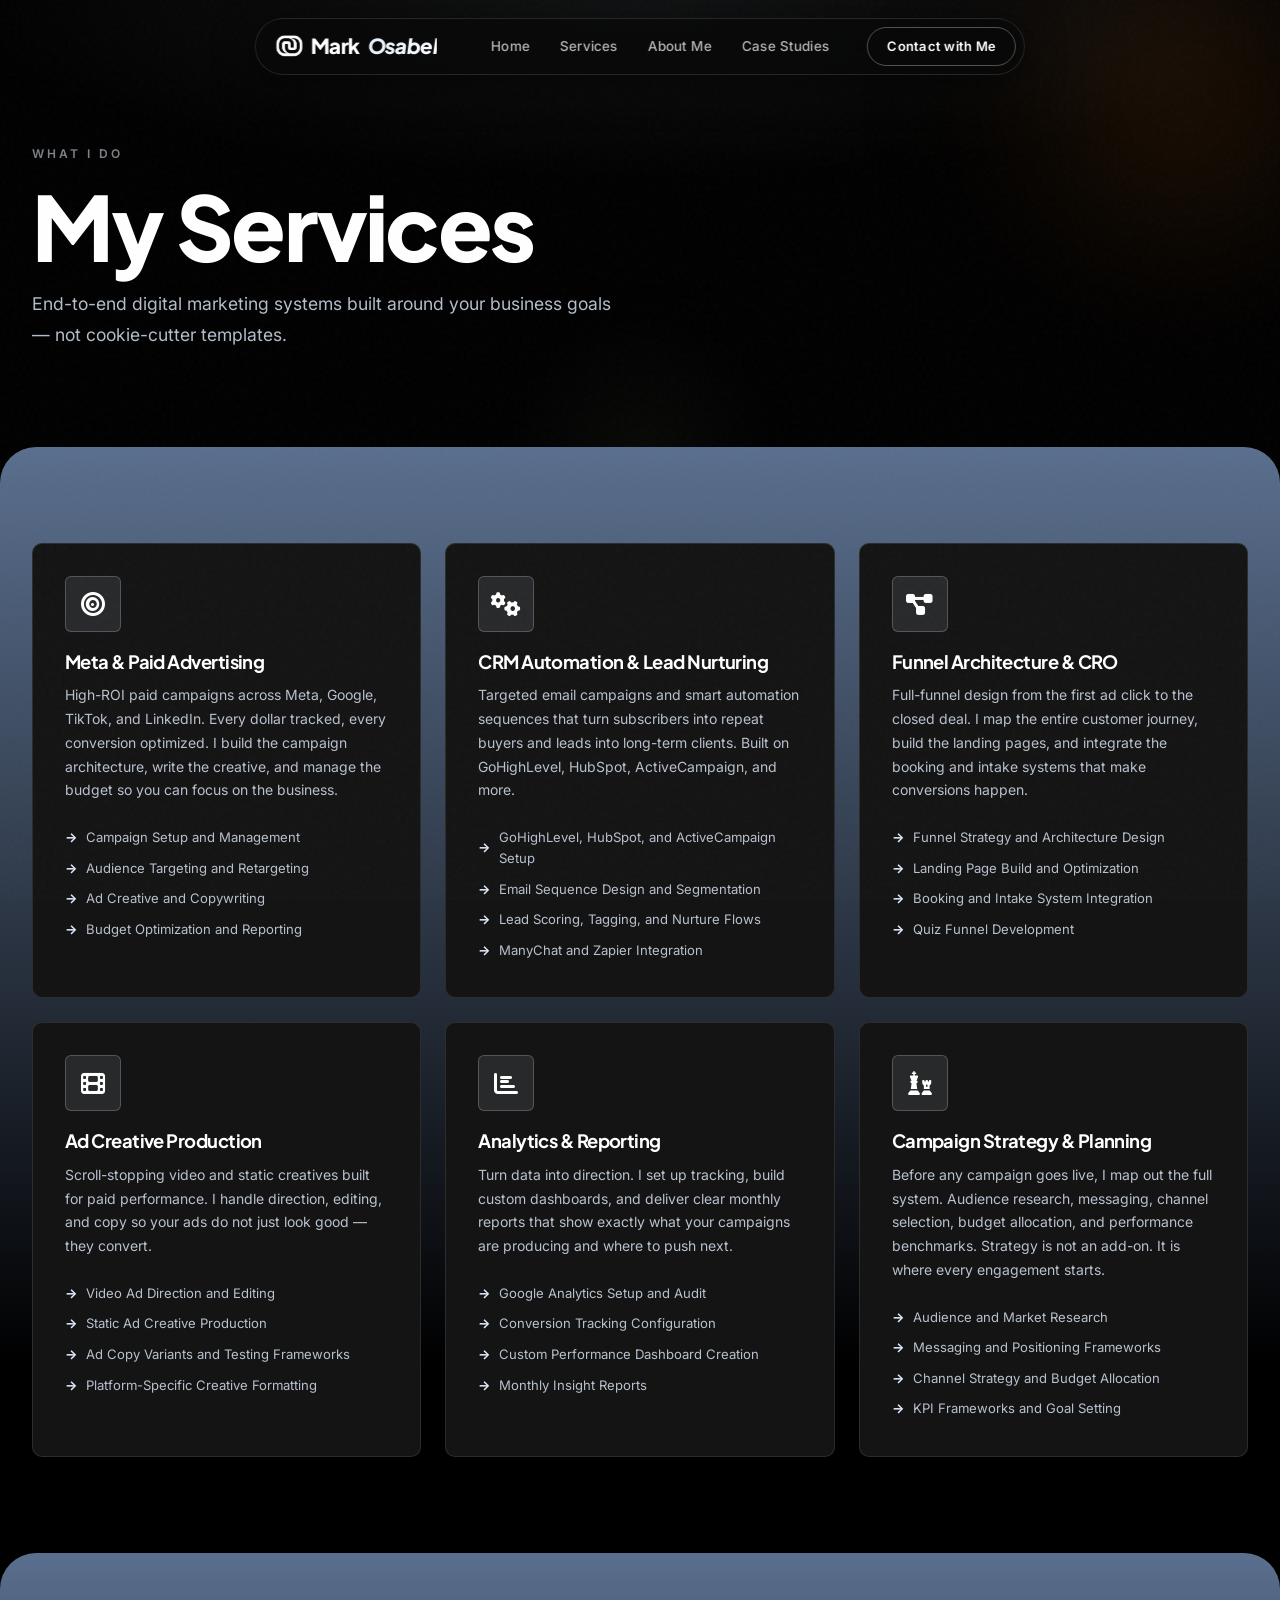
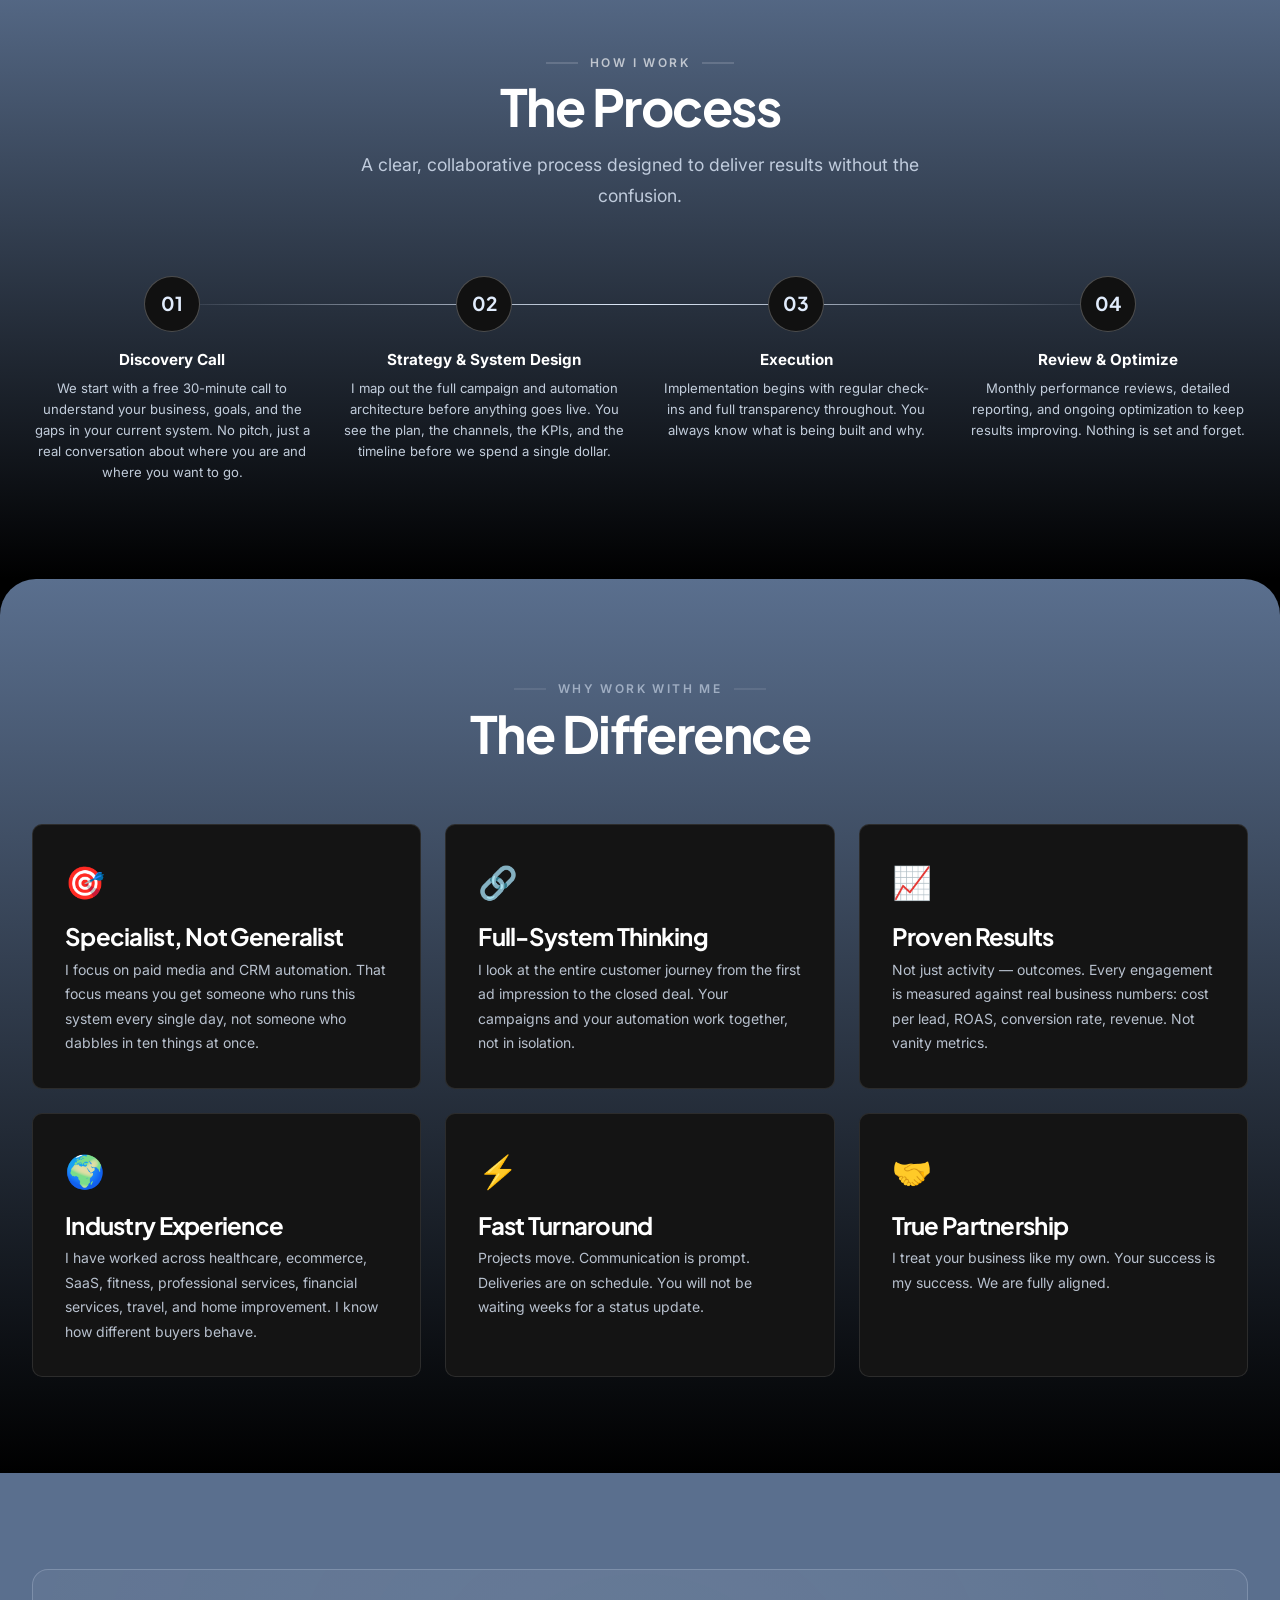
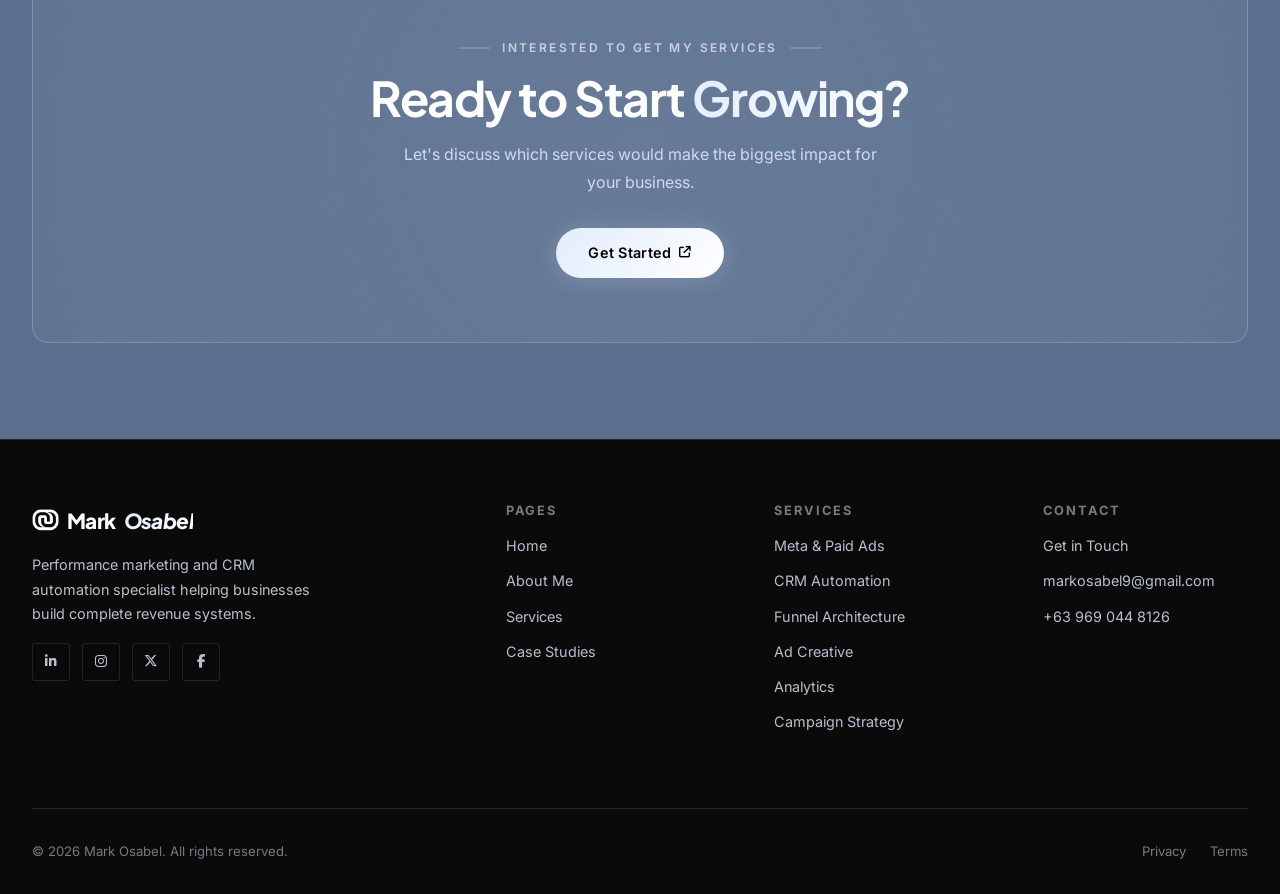
<file: portfolio/services.html>
<!DOCTYPE html>
<html lang="en">
<head>
  <meta charset="UTF-8" />
  <meta name="viewport" content="width=device-width, initial-scale=1.0" />
  <meta name="description" content="Performance marketing and CRM automation services by Mark Osabel — Meta Ads, CRM Automation, Funnel Architecture, Ad Creative, Analytics, and Campaign Strategy." />
  <title>Services — Mark Osabel</title>
  <link rel="icon" href="data:image/svg+xml,<svg xmlns='http://www.w3.org/2000/svg' viewBox='0 0 100 100'><text y='.9em' font-size='90'>✦</text></svg>" />
  <link rel="stylesheet" href="css/main.css" />
  <link rel="stylesheet" href="css/animations.css" />
  <link rel="stylesheet" href="css/components.css" />
  <link rel="stylesheet" href="https://cdnjs.cloudflare.com/ajax/libs/font-awesome/6.5.0/css/all.min.css" />

  <style>
    .services-full-grid {
      display: grid;
      grid-template-columns: repeat(3, 1fr);
      gap: 1.5rem;
    }
    @media (max-width: 960px) { .services-full-grid { grid-template-columns: repeat(2, 1fr); } }
    @media (max-width: 540px) { .services-full-grid { grid-template-columns: 1fr; } }

    .service-card-lg {
      background: var(--bg-card);
      border: 1px solid var(--border);
      border-radius: var(--radius-lg);
      padding: 2rem;
      transition: var(--transition-md);
      position: relative;
      overflow: hidden;
    }

    .service-card-lg::before {
      content: '';
      position: absolute;
      bottom: 0; left: 0;
      width: 100%; height: 3px;
      background: linear-gradient(90deg, var(--warm-brown), var(--accent-light));
      transform: scaleX(0);
      transform-origin: left;
      transition: transform 0.4s var(--ease);
    }

    .service-card-lg:hover {
      border-color: var(--border-accent);
      transform: translateY(-6px);
      box-shadow: var(--shadow-accent);
    }

    .service-card-lg:hover::before { transform: scaleX(1); }

    .service-card-lg .service-icon {
      width: 56px; height: 56px;
      background: var(--accent-glow);
      border: 1px solid var(--border-accent);
      border-radius: var(--radius);
      display: flex;
      align-items: center;
      justify-content: center;
      font-size: 1.5rem;
      margin-bottom: 1.25rem;
      transition: var(--transition);
    }

    .service-card-lg:hover .service-icon {
      background: var(--accent);
      transform: rotate(-5deg) scale(1.05);
    }

    .service-card-lg h3 {
      font-size: 1.15rem;
      margin-bottom: 0.75rem;
      color: var(--cream);
    }

    .service-card-lg p {
      font-size: 0.875rem;
      color: var(--text-secondary);
      line-height: 1.7;
      margin-bottom: 1.25rem;
    }

    .service-deliverables {
      list-style: none;
      margin: 0;
    }

    .service-deliverables li {
      display: flex;
      align-items: center;
      gap: 0.5rem;
      font-size: 0.82rem;
      color: var(--text-secondary);
      padding: 0.3rem 0;
    }

    .service-deliverables li::before {
      content: '→';
      color: var(--accent-light);
      font-weight: 700;
      flex-shrink: 0;
    }

    /* Featured service (full-width) */
    .service-card-featured {
      grid-column: span 3;
      display: grid;
      grid-template-columns: auto 1fr;
      gap: 2rem;
      align-items: center;
    }

    @media (max-width: 960px) {
      .service-card-featured { grid-column: span 2; }
    }

    @media (max-width: 700px) {
      .service-card-featured {
        grid-column: span 1;
        grid-template-columns: 1fr;
      }
    }

    /* ---- Navbar: floating pill ---- */
    #navbar {
      position: fixed !important;
      top: 1.1rem !important;
      left: 50% !important;
      right: auto !important;
      transform: translateX(-50%) !important;
      z-index: 9999 !important;
      background: rgba(8, 8, 8, 0.48) !important;
      backdrop-filter: blur(20px) saturate(180%) !important;
      -webkit-backdrop-filter: blur(20px) saturate(180%) !important;
      border: 1px solid rgba(255, 255, 255, 0.13) !important;
      border-radius: 999px !important;
      box-shadow: 0 4px 32px rgba(0, 0, 0, 0.45) !important;
      overflow: hidden !important;
    }
  </style>
</head>
<body class="inner-page">

  <div class="noise-overlay" aria-hidden="true"></div>
  <div id="cursor-spotlight" aria-hidden="true"></div>
  <div id="cursor-dot"       aria-hidden="true"></div>
  <div id="cursor-ring"      aria-hidden="true"></div>

  <nav id="navbar">
    <div class="nav-inner">
      <a href="index.html" class="nav-logo"><img src="assets/images/logomark.png" alt="" class="nav-logo-img" aria-hidden="true">Mark<span>Osabel</span></a>
      <ul class="nav-links">
        <li><a href="index.html">Home</a></li>
        <li><a href="services.html" class="active">Services</a></li>
        <li><a href="about.html">About Me</a></li>
        <li><a href="case-studies.html">Case Studies</a></li>
      </ul>
      <div class="nav-cta">
        <a href="contact.html" class="btn btn-primary">Contact with Me</a>
      </div>
      <button class="nav-hamburger"><span></span><span></span><span></span></button>
    </div>
  </nav>
  <div class="nav-mobile-overlay">
    <a href="index.html">Home</a>
    <a href="services.html">Services</a>
    <a href="about.html">About Me</a>
    <a href="case-studies.html">Case Studies</a>
    <a href="contact.html" style="color:var(--accent-light);">Contact</a>
  </div>

  <!-- Page Hero -->
  <section class="page-hero">
    <div class="orb orb-1" aria-hidden="true"></div>
    <div class="container">
      <span class="page-hero-label">What I Do</span>
      <h1 class="page-hero-title reveal">My Services</h1>
      <p class="section-subtitle reveal" style="margin:0 0 2rem;text-align:left;">
        End-to-end digital marketing systems built around your business goals — not cookie-cutter templates.
      </p>
    </div>
  </section>

  <!-- All Services -->
  <section class="section section-gradient" id="svc-cards">
    <div class="container">
      <div class="services-full-grid stagger-children">

        <!-- Meta & Paid Advertising -->
        <div class="service-card-lg" data-tilt="5">
          <div class="service-icon"><i class="fas fa-bullseye"></i></div>
          <h3>Meta &amp; Paid Advertising</h3>
          <p>High-ROI paid campaigns across Meta, Google, TikTok, and LinkedIn. Every dollar tracked, every conversion optimized. I build the campaign architecture, write the creative, and manage the budget so you can focus on the business.</p>
          <ul class="service-deliverables">
            <li>Campaign Setup and Management</li>
            <li>Audience Targeting and Retargeting</li>
            <li>Ad Creative and Copywriting</li>
            <li>Budget Optimization and Reporting</li>
          </ul>
        </div>

        <!-- CRM Automation -->
        <div class="service-card-lg" data-tilt="5">
          <div class="service-icon"><i class="fas fa-gears"></i></div>
          <h3>CRM Automation &amp; Lead Nurturing</h3>
          <p>Targeted email campaigns and smart automation sequences that turn subscribers into repeat buyers and leads into long-term clients. Built on GoHighLevel, HubSpot, ActiveCampaign, and more.</p>
          <ul class="service-deliverables">
            <li>GoHighLevel, HubSpot, and ActiveCampaign Setup</li>
            <li>Email Sequence Design and Segmentation</li>
            <li>Lead Scoring, Tagging, and Nurture Flows</li>
            <li>ManyChat and Zapier Integration</li>
          </ul>
        </div>

        <!-- Funnel Architecture -->
        <div class="service-card-lg" data-tilt="5">
          <div class="service-icon"><i class="fas fa-diagram-project"></i></div>
          <h3>Funnel Architecture &amp; CRO</h3>
          <p>Full-funnel design from the first ad click to the closed deal. I map the entire customer journey, build the landing pages, and integrate the booking and intake systems that make conversions happen.</p>
          <ul class="service-deliverables">
            <li>Funnel Strategy and Architecture Design</li>
            <li>Landing Page Build and Optimization</li>
            <li>Booking and Intake System Integration</li>
            <li>Quiz Funnel Development</li>
          </ul>
        </div>

        <!-- Ad Creative Production -->
        <div class="service-card-lg" data-tilt="5">
          <div class="service-icon"><i class="fas fa-film"></i></div>
          <h3>Ad Creative Production</h3>
          <p>Scroll-stopping video and static creatives built for paid performance. I handle direction, editing, and copy so your ads do not just look good — they convert.</p>
          <ul class="service-deliverables">
            <li>Video Ad Direction and Editing</li>
            <li>Static Ad Creative Production</li>
            <li>Ad Copy Variants and Testing Frameworks</li>
            <li>Platform-Specific Creative Formatting</li>
          </ul>
        </div>

        <!-- Analytics & Reporting -->
        <div class="service-card-lg" data-tilt="5">
          <div class="service-icon"><i class="fas fa-chart-bar"></i></div>
          <h3>Analytics &amp; Reporting</h3>
          <p>Turn data into direction. I set up tracking, build custom dashboards, and deliver clear monthly reports that show exactly what your campaigns are producing and where to push next.</p>
          <ul class="service-deliverables">
            <li>Google Analytics Setup and Audit</li>
            <li>Conversion Tracking Configuration</li>
            <li>Custom Performance Dashboard Creation</li>
            <li>Monthly Insight Reports</li>
          </ul>
        </div>

        <!-- Campaign Strategy -->
        <div class="service-card-lg" data-tilt="5">
          <div class="service-icon"><i class="fas fa-chess"></i></div>
          <h3>Campaign Strategy &amp; Planning</h3>
          <p>Before any campaign goes live, I map out the full system. Audience research, messaging, channel selection, budget allocation, and performance benchmarks. Strategy is not an add-on. It is where every engagement starts.</p>
          <ul class="service-deliverables">
            <li>Audience and Market Research</li>
            <li>Messaging and Positioning Frameworks</li>
            <li>Channel Strategy and Budget Allocation</li>
            <li>KPI Frameworks and Goal Setting</li>
          </ul>
        </div>

      </div>
    </div>
  </section>

  <!-- How I Work -->
  <section class="section section-light section-gradient" id="svc-process">
    <div class="container">
      <div class="section-header">
        <span class="section-label">How I Work</span>
        <h2 class="section-title reveal">The Process</h2>
        <p class="section-subtitle reveal">A clear, collaborative process designed to deliver results without the confusion.</p>
      </div>

        <div class="process-steps stagger-children">
        <div class="process-step">
          <div class="process-step-number">01</div>
          <div class="process-step-title">Discovery Call</div>
          <p class="process-step-desc">We start with a free 30-minute call to understand your business, goals, and the gaps in your current system. No pitch, just a real conversation about where you are and where you want to go.</p>
        </div>
        <div class="process-step">
          <div class="process-step-number">02</div>
          <div class="process-step-title">Strategy &amp; System Design</div>
          <p class="process-step-desc">I map out the full campaign and automation architecture before anything goes live. You see the plan, the channels, the KPIs, and the timeline before we spend a single dollar.</p>
        </div>
        <div class="process-step">
          <div class="process-step-number">03</div>
          <div class="process-step-title">Execution</div>
          <p class="process-step-desc">Implementation begins with regular check-ins and full transparency throughout. You always know what is being built and why.</p>
        </div>
        <div class="process-step">
          <div class="process-step-number">04</div>
          <div class="process-step-title">Review &amp; Optimize</div>
          <p class="process-step-desc">Monthly performance reviews, detailed reporting, and ongoing optimization to keep results improving. Nothing is set and forget.</p>
        </div>
      </div>
    </div>
  </section>

  <!-- Why Choose Me -->
  <section class="section section-gradient" id="svc-difference">
    <div class="container">
      <div class="section-header">
        <span class="section-label">Why Work With Me</span>
        <h2 class="section-title reveal">The Difference</h2>
      </div>

      <div class="grid-3 stagger-children" style="gap:1.5rem;">
        <div class="card" data-tilt="5">
          <div style="font-size:2rem;margin-bottom:1rem;">🎯</div>
          <h4 style="margin-bottom:0.5rem;">Specialist, Not Generalist</h4>
          <p style="font-size:0.875rem;">I focus on paid media and CRM automation. That focus means you get someone who runs this system every single day, not someone who dabbles in ten things at once.</p>
        </div>
        <div class="card" data-tilt="5">
          <div style="font-size:2rem;margin-bottom:1rem;">🔗</div>
          <h4 style="margin-bottom:0.5rem;">Full-System Thinking</h4>
          <p style="font-size:0.875rem;">I look at the entire customer journey from the first ad impression to the closed deal. Your campaigns and your automation work together, not in isolation.</p>
        </div>
        <div class="card" data-tilt="5">
          <div style="font-size:2rem;margin-bottom:1rem;">📈</div>
          <h4 style="margin-bottom:0.5rem;">Proven Results</h4>
          <p style="font-size:0.875rem;">Not just activity — outcomes. Every engagement is measured against real business numbers: cost per lead, ROAS, conversion rate, revenue. Not vanity metrics.</p>
        </div>
        <div class="card" data-tilt="5">
          <div style="font-size:2rem;margin-bottom:1rem;">🌍</div>
          <h4 style="margin-bottom:0.5rem;">Industry Experience</h4>
          <p style="font-size:0.875rem;">I have worked across healthcare, ecommerce, SaaS, fitness, professional services, financial services, travel, and home improvement. I know how different buyers behave.</p>
        </div>
        <div class="card" data-tilt="5">
          <div style="font-size:2rem;margin-bottom:1rem;">⚡</div>
          <h4 style="margin-bottom:0.5rem;">Fast Turnaround</h4>
          <p style="font-size:0.875rem;">Projects move. Communication is prompt. Deliveries are on schedule. You will not be waiting weeks for a status update.</p>
        </div>
        <div class="card" data-tilt="5">
          <div style="font-size:2rem;margin-bottom:1rem;">🤝</div>
          <h4 style="margin-bottom:0.5rem;">True Partnership</h4>
          <p style="font-size:0.875rem;">I treat your business like my own. Your success is my success. We are fully aligned.</p>
        </div>
      </div>
    </div>
  </section>

  <!-- CTA -->
  <section class="section section-light">
    <div class="container">
      <div class="cta-band reveal-scale">
        <span class="section-label" style="margin-bottom:1rem;">Interested to Get My Services</span>
        <h2>Ready to Start <span class="text-accent">Growing?</span></h2>
        <p>Let's discuss which services would make the biggest impact for your business.</p>
        <div style="display:flex;gap:1rem;justify-content:center;flex-wrap:wrap;">
          <a href="contact.html" class="btn btn-primary">Get Started <i class="fas fa-arrow-up-right-from-square" style="font-size:0.8em;"></i></a>
        </div>
      </div>
    </div>
  </section>

  <!-- Footer -->
  <footer>
    <div class="footer-inner">
      <div class="footer-top">
        <div class="footer-brand">
          <a href="index.html" class="nav-logo" style="font-size:1.3rem;"><img src="assets/images/logomark.png" alt="" class="nav-logo-img" aria-hidden="true">Mark<span>Osabel</span></a>
          <p>Performance marketing and CRM automation specialist helping businesses build complete revenue systems.</p>
          <div class="footer-social">
            <a href="#" class="social-link"><i class="fab fa-linkedin-in"></i></a>
            <a href="#" class="social-link"><i class="fab fa-instagram"></i></a>
            <a href="#" class="social-link"><i class="fab fa-x-twitter"></i></a>
            <a href="#" class="social-link"><i class="fab fa-facebook-f"></i></a>
          </div>
        </div>
        <div class="footer-col"><h5>Pages</h5><ul><li><a href="index.html">Home</a></li><li><a href="about.html">About Me</a></li><li><a href="services.html">Services</a></li><li><a href="case-studies.html">Case Studies</a></li></ul></div>
        <div class="footer-col"><h5>Services</h5><ul><li><a href="services.html">Meta &amp; Paid Ads</a></li><li><a href="services.html">CRM Automation</a></li><li><a href="services.html">Funnel Architecture</a></li><li><a href="services.html">Ad Creative</a></li><li><a href="services.html">Analytics</a></li><li><a href="services.html">Campaign Strategy</a></li></ul></div>
        <div class="footer-col"><h5>Contact</h5><ul><li><a href="contact.html">Get in Touch</a></li><li><a href="mailto:markosabel9@gmail.com">markosabel9@gmail.com</a></li><li><a href="tel:+639690448126">+63 969 044 8126</a></li></ul></div>
      </div>
      <div class="footer-bottom">
        <span>© 2026 Mark Osabel. All rights reserved.</span>
        <div style="display:flex;gap:1.5rem;"><a href="#">Privacy</a><a href="#">Terms</a></div>
      </div>
    </div>
  </footer>

  <button id="back-to-top" aria-label="Back to top" style="position:fixed;bottom:2rem;right:2rem;width:44px;height:44px;background:var(--accent);color:var(--cream);border:none;border-radius:50%;display:flex;align-items:center;justify-content:center;font-size:1rem;cursor:pointer;opacity:0;visibility:hidden;transition:opacity 0.3s,visibility 0.3s,transform 0.3s;z-index:500;box-shadow:var(--shadow-accent);"><i class="fas fa-arrow-up"></i></button>
  <style>#back-to-top.visible{opacity:1;visibility:visible;}#back-to-top:hover{transform:translateY(-3px);background:var(--accent-light);}</style>

  <script src="js/main.js"></script>
  <script src="js/cursor.js"></script>
  <script src="js/animations.js"></script>
</body>
</html>
</file>
<file: css/main.css>
#work .section-label,
#work .section-title {
  text-align: center !important;
  display: block !important;
  margin-left: auto !important;
  margin-right: auto !important;
  width: 100%;
}
#work .flex-between {
  flex-direction: column !important;
  align-items: center !important;
  gap: 1rem;
}
@media (max-width: 900px) {
  #work .section-label,
  #work .section-title {
    text-align: center !important;
    display: block !important;
    margin-left: auto !important;
    margin-right: auto !important;
    width: 100%;
  }
  #work .flex-between {
    flex-direction: column !important;
    align-items: center !important;
    gap: 1rem;
  }
}
@media (max-width: 900px) {
  .featured-section-title, .portfolio-section-title, .featured-title, .portfolio-title, .featured-header, .portfolio-header {
    text-align: center !important;
    width: 100%;
    margin-left: auto;
    margin-right: auto;
    justify-content: center;
    align-items: center;
    display: flex;
    flex-direction: column;
  }
}
@media (max-width: 900px) {
  .about-story-title, .about-title, .about-header {
    text-align: center !important;
    width: 100%;
    margin-left: auto;
    margin-right: auto;
  }
  .about-skills, .about-pills, .skills-pills, .about-meta-pills {
    display: flex !important;
    flex-wrap: wrap;
    justify-content: center !important;
    gap: 0.5rem;
    width: 100%;
    margin-left: auto;
    margin-right: auto;
  }
}
@media (max-width: 900px) {
  #about-snap .stats-row {
    align-items: center;
    text-align: center;
  }

  #about-snap .stat-item {
    align-items: center;
  }

  #about-snap .section-title,
  #about-snap p {
    text-align: center;
  }

  #about-snap .divider {
    margin: var(--space-sm) auto;
  }

  #about-snap .btn {
    display: flex;
    margin: 0 auto;
    width: fit-content;
  }
}
@media (max-width: 900px) {
  .about-section-title, .about-preview-title, .about-title, .about-header {
    text-align: center !important;
    width: 100%;
    margin-left: auto;
    margin-right: auto;
  }
}
@media (max-width: 900px) {
  #hero {
    min-height: 120vh;
  }
  .hero-bg {
    min-height: 120vh;
    height: 120vh;
    background-size: cover !important;
    background-position: center center !important;
  }
}
/* ==================== MOBILE RESPONSIVE ENHANCEMENTS ==================== */
@media (max-width: 900px) {
  .sc-grid {
    grid-template-columns: 1fr;
    gap: 1.25rem;
  }
  .sc-card {
    min-height: unset;
    height: auto;
    width: 100%;
    box-sizing: border-box;
    padding: 1rem 0.5rem;
  }
  .sc-card-img-wrap {
    min-height: 100px;
    max-height: 180px;
    height: auto;
  }
  .sc-card-img-wrap img {
    width: 100%;
    height: auto;
    object-fit: cover;
  }
  .sc-title {
    font-size: 1.1rem;
  }
  .sc-desc {
    font-size: 0.98rem;
  }
  .stats-row {
    flex-direction: column;
    gap: 1.5rem;
    align-items: flex-start;
  }
  .section {
    padding: 1.5rem 0.5rem;
  }
  .hero {
    padding: 2.5rem 0.5rem 2rem 0.5rem;
    text-align: center;
  }
  .hero .hero-title {
    font-size: 2rem;
  }
  .hero .hero-desc {
    font-size: 1.1rem;
  }
  .hero .hero-btns, .hero-actions {
    flex-direction: row !important;
    justify-content: center;
    align-items: center;
    gap: 1rem;
    width: 100%;
    flex-wrap: wrap;
  }
  .hero .hero-btns > *, .hero-actions > * {
    flex: 1 1 45%;
    min-width: 140px;
    max-width: 260px;
    margin: 0.25rem 0;
  }
  .hero .hero-title, .hero-name {
    font-size: clamp(2.1rem, 7vw, 2.7rem) !important;
    text-align: left;
    margin-bottom: 0.5rem;
    white-space: normal;
  }
  .hero-role {
    font-size: 1.1rem;
    margin-bottom: 1.2rem;
    gap: 0.3rem;
    text-align: left;
  }
  .hero-quote {
    padding: 0.7rem 1rem;
    margin-bottom: 1.2rem;
    font-size: 1rem;
    text-align: left;
  }
  .hero-quote blockquote {
    font-size: 1rem;
  }
  .hero .hero-desc {
    font-size: 1.05rem;
    text-align: left;
  }
}

@media (max-width: 768px) {
  .stats-row {
    flex-direction: column;
    gap: var(--space-md);
  }
  .footer-inner {
    padding: 0 var(--space-sm);
  }
}

/* Desktop layout forced on all screen sizes: Remove mobile overrides */

  .footer-top {
    gap: var(--space-sm);
  }
  .footer-brand p {
    max-width: 100%;
  }
  .service-card {
    padding: 1.2rem 0.7rem;
  }
}

@media (max-width: 400px) {
  .nav-mobile-overlay a {
    font-size: 1.5rem;
    padding: 0.5rem 1rem;
  }
}
# Gradient divider between hero and bento grid
.section-gradient-divider {
  width: 100%;
  height: 260px;
  background: linear-gradient(180deg, transparent 0%, #5A6F8E 100%);
  flex-shrink: 0;
  margin-top: -1px; /* prevent sub-pixel gap with hero section */
}
/* ============================================================
   FILE: css/main.css
   Global Styles, CSS Variables, Reset, Typography, Layout
   ============================================================ */

/* --- Google Fonts --- */
@import url('https://fonts.googleapis.com/css2?family=Plus+Jakarta+Sans:ital,wght@0,300;0,400;0,500;0,600;0,700;0,800;1,400&family=Inter:wght@300;400;500;600;700;800&display=swap');

/* --- CSS Custom Properties --- */
:root {
  /* Color Palette — Navy / Teal / Gold / Cream */
  --cream:          #ffffff;
  --warm-brown:     #0d0d0d;
  --dark-brown:     #080808;
  --dark-gray:      #050505;
  --near-black:     #000000;

  /* Extended palette */
  --accent:         #e1ecfc;
  --accent-light:   #e1ecfc;
  --accent-glow:    rgba(225, 236, 252, 0.10);
  --cream-muted:    rgba(255, 255, 255, 0.65);
  --cream-faint:    rgba(255, 255, 255, 0.08);

  /* Surfaces */
  --bg-primary:     #000000;
  --bg-surface:     #0a0a0a;
  --bg-surface-2:   #111111;
  --bg-surface-3:   #1a1a1a;
  --bg-card:        #141414;

  /* Text */
  --text-primary:   #ffffff;
  --text-secondary: rgba(225, 236, 252, 0.80);
  --text-muted:     rgba(225, 236, 252, 0.50);

  /* Borders */
  --border:         rgba(255, 255, 255, 0.10);
  --border-hover:   rgba(225, 236, 252, 0.35);
  --border-accent:  rgba(225, 236, 252, 0.22);

  /* Typography */
  --font-heading:   'Plus Jakarta Sans', -apple-system, sans-serif;
  --font-body:      'Inter', -apple-system, sans-serif;

  /* Spacing */
  --space-xs:  0.5rem;
  --space-sm:  1rem;
  --space-md:  2rem;
  --space-lg:  4rem;
  --space-xl:  6rem;
  --space-2xl: 8rem;

  /* Transitions */
  --ease:          cubic-bezier(0.4, 0, 0.2, 1);
  --ease-bounce:   cubic-bezier(0.34, 1.56, 0.64, 1);
  --ease-in:       cubic-bezier(0.4, 0, 1, 1);
  --ease-out:      cubic-bezier(0, 0, 0.2, 1);
  --transition:    all 0.3s var(--ease);
  --transition-md: all 0.5s var(--ease);
  --transition-slow: all 0.7s var(--ease);

  /* Shadows */
  --shadow-sm:     0 1px 4px rgba(0, 0, 0, 0.40);
  --shadow:        0 2px 16px rgba(0, 0, 0, 0.50);
  --shadow-lg:     0 6px 32px rgba(0, 0, 0, 0.60);
  --shadow-accent: 0 2px 24px rgba(225, 236, 252, 0.15);
  --shadow-glow:   0 0 48px rgba(225, 236, 252, 0.08);

  /* Border Radius — minimal/angular */
  --radius-sm:  3px;
  --radius:     6px;
  --radius-lg:  10px;
  --radius-xl:  16px;
  --radius-full: 999px;

  /* Layout */
  --max-width:     1280px;
  --nav-height:    80px;
}

/* --- Reset --- */
*, *::before, *::after {
  margin: 0;
  padding: 0;
  box-sizing: border-box;
}

html {
  font-size: 16px;
  scroll-behavior: smooth;
  -webkit-text-size-adjust: 100%;
}

body {
  background-color: var(--bg-primary);
  color: var(--text-primary);
  font-family: var(--font-body);
  font-weight: 400;
  line-height: 1.6;
  overflow-x: hidden;
  cursor: default;
  -webkit-font-smoothing: antialiased;
  -moz-osx-font-smoothing: grayscale;
}

/* Restore cursor on touch devices */
@media (hover: none) {
  body { cursor: auto; }
}

img {
  max-width: 100%;
  height: auto;
  display: block;
}

a {
  color: inherit;
  text-decoration: none;
  transition: var(--transition);
}

ul, ol {
  list-style: none;
}

button {
  cursor: pointer;
  font-family: var(--font-body);
  border: none;
  background: none;
  outline: none;
}

input, textarea, select {
  font-family: var(--font-body);
  outline: none;
}

/* --- Typography --- */
h1, h2, h3, h4, h5, h6 {
  font-family: var(--font-heading);
  font-weight: 700;
  line-height: 1.05;
  letter-spacing: -0.03em;
  color: #ffffff;
}

h1 { font-size: clamp(2.5rem, 6vw, 5rem); }
h2 { font-size: clamp(2rem, 4vw, 3.5rem); }
h3 { font-size: clamp(1.4rem, 2.5vw, 2rem); }
h4 { font-size: clamp(1.1rem, 2vw, 1.5rem); }
h5 { font-size: 1.1rem; }

p {
  color: rgba(225, 236, 252, 0.80);
  line-height: 1.75;
  font-size: 1rem;
}

/* --- Layout Utilities --- */
.container {
  width: 100%;
  max-width: var(--max-width);
  margin: 0 auto;
  padding: 0 var(--space-md);
}

@media (max-width: 768px) {
  .container { padding: 0 var(--space-sm); }
}

.section {
  padding: var(--space-xl) 0;
}

@media (max-width: 768px) {
  .section { padding: var(--space-lg) 0; }
}

@media (max-width: 900px) {
  #hero {
    align-items: flex-start;
  }
}

.section-header {
  text-align: center;
  margin-bottom: var(--space-lg);
}

.section-label {
  display: block;
  text-align: center;
  font-family: var(--font-body);
  font-size: 0.75rem;
  font-weight: 600;
  letter-spacing: 0.2em;
  text-transform: uppercase;
  color: rgba(225, 236, 252, 0.55);
  margin-bottom: var(--space-xs);
  position: relative;
  padding: 0 var(--space-sm);
}

.section-label::before,
.section-label::after {
  content: '';
  position: static;
  display: inline-block;
  width: 2rem;
  height: 1px;
  background: rgba(255, 255, 255, 0.18);
  vertical-align: middle;
  margin: 0 0.5rem;
}
.section-label::before { right: 100%; margin-right: -var(--space-xs); right: calc(100% - 0.25rem); }
.section-label::after  { left: calc(100% - 0.25rem); }

.section-title {
  font-size: clamp(2rem, 4vw, 3.2rem);
  margin-bottom: var(--space-sm);
}

.section-subtitle {
  font-size: 1.1rem;
  color: var(--text-secondary);
  max-width: 600px;
  margin: 0 auto;
}

/* --- Buttons --- */
.btn {
  display: inline-flex;
  align-items: center;
  gap: 0.5rem;
  padding: 0.85rem 2rem;
  border-radius: var(--radius-full);
  font-family: var(--font-body);
  font-size: 0.9rem;
  font-weight: 600;
  letter-spacing: 0.02em;
  transition: var(--transition);
  position: relative;
  overflow: hidden;
  cursor: pointer;
  white-space: nowrap;
}

.btn::after {
  content: '';
  position: absolute;
  inset: 0;
  background: rgba(255, 255, 255, 0.06);
  opacity: 0;
  transition: var(--transition);
  border-radius: inherit;
}

.btn:hover::after { opacity: 1; }

/* Primary CTA: Gradient bg + dark text */
.btn-primary {
  background: linear-gradient(135deg, #e1ecfc, #ffffff);
  color: #000000;
  box-shadow: 0 2px 24px rgba(225, 236, 252, 0.22);
}

.btn-primary:hover {
  background: linear-gradient(135deg, #ffffff, #e1ecfc);
  color: #000000;
  transform: translateY(-2px);
  box-shadow: 0 8px 30px rgba(225, 236, 252, 0.28);
}

/* Secondary: Gradient border + text */
.btn-secondary {
  background: transparent;
  color: #e1ecfc;
  border: 1px solid #e1ecfc;
}

.btn-secondary:hover {
  background: linear-gradient(135deg, #e1ecfc, #ffffff);
  color: #000000;
  border-color: transparent;
  transform: translateY(-2px);
}

.btn-outline {
  background: transparent;
  color: rgba(225, 236, 252, 0.80);
  border: 1px solid rgba(255, 255, 255, 0.20);
  backdrop-filter: blur(10px);
}

.btn-outline:hover {
  background: rgba(255, 255, 255, 0.06);
  border-color: rgba(255, 255, 255, 0.40);
  color: #ffffff;
}

.btn svg, .btn i {
  font-size: 0.9em;
  transition: transform 0.3s var(--ease);
}

.btn:hover svg,
.btn:hover i {
  transform: translateX(3px);
}

/* Arrow icon */
.btn-arrow::after {
  content: '↗';
  font-style: normal;
  transition: transform 0.3s var(--ease);
  background: none;
  position: static;
  opacity: 1;
}
.btn-arrow:hover::after {
  transform: translate(3px, -3px);
  opacity: 1;
  background: none;
}

/* --- Tags / Badges --- */
.tag {
  display: inline-block;
  padding: 0.3rem 0.85rem;
  background: rgba(255, 255, 255, 0.06);
  border: 1px solid rgba(255, 255, 255, 0.12);
  border-radius: var(--radius-full);
  font-size: 0.78rem;
  font-weight: 500;
  color: rgba(225, 236, 252, 0.75);
  letter-spacing: 0.02em;
  transition: var(--transition);
}

.tag:hover {
  background: rgba(225, 236, 252, 0.10);
  border-color: #e1ecfc;
  color: #e1ecfc;
}

/* --- Grid Layouts --- */
.grid-2 { display: grid; grid-template-columns: repeat(2, 1fr); gap: var(--space-md); }
.grid-3 { display: grid; grid-template-columns: repeat(3, 1fr); gap: var(--space-md); }
.grid-4 { display: grid; grid-template-columns: repeat(4, 1fr); gap: var(--space-md); }

@media (max-width: 1024px) {
  .grid-4 { grid-template-columns: repeat(2, 1fr); }
  .grid-3 { grid-template-columns: repeat(2, 1fr); }
}



/* --- Dividers --- */
.divider {
  width: 60px;
  height: 3px;
  background: linear-gradient(90deg, rgba(255, 255, 255, 0.25), transparent);
  border-radius: var(--radius-full);
  margin: var(--space-sm) 0;
}

.divider-center { margin: var(--space-sm) auto; }

/* --- Utility classes --- */
.text-accent {
  background: linear-gradient(135deg, #e1ecfc, #ffffff);
  -webkit-background-clip: text;
  -webkit-text-fill-color: transparent;
  background-clip: text;
}
.text-cream    { color: var(--cream); }
.text-muted    { color: var(--text-muted); }
.text-center   { text-align: center; }
.text-right    { text-align: right; }
.italic        { font-style: italic; }
.font-heading  { font-family: var(--font-heading); }
.visually-hidden {
  position: absolute;
  width: 1px;
  height: 1px;
  overflow: hidden;
  clip: rect(0 0 0 0);
}

.flex         { display: flex; }
.flex-center  { display: flex; align-items: center; justify-content: center; }
.flex-between { display: flex; align-items: center; justify-content: space-between; }
.flex-col     { display: flex; flex-direction: column; }
.gap-sm       { gap: var(--space-sm); }
.gap-md       { gap: var(--space-md); }
.gap-lg       { gap: var(--space-lg); }

/* --- Page header (inner pages) --- */
.page-hero {
  padding: calc(var(--nav-height) + var(--space-lg)) 0 var(--space-lg);
  position: relative;
  overflow: hidden;
}

.page-hero::before {
  content: '';
  position: absolute;
  top: 0; left: 0; right: 0; bottom: 0;
  background: radial-gradient(ellipse 80% 60% at 50% 0%, rgba(225, 236, 252, 0.08), transparent 70%);
  pointer-events: none;
}

.page-hero-label {
  font-size: 0.75rem;
  font-weight: 600;
  letter-spacing: 0.25em;
  text-transform: uppercase;
  color: rgba(225, 236, 252, 0.55);
  margin-bottom: var(--space-sm);
  display: block;
}

.page-hero-title {
  font-size: clamp(3rem, 7vw, 6rem);
  font-weight: 800;
  color: #ffffff;
  margin-bottom: var(--space-sm);
}

/* --- Stats --- */
.stats-row {
  display: flex;
  gap: var(--space-lg);
  flex-wrap: wrap;
}

.stat-item {
  display: flex;
  flex-direction: column;
  gap: 0.25rem;
}

.stat-number {
  font-family: var(--font-heading);
  font-size: 2.5rem;
  font-weight: 800;
  color: #ffffff;
  line-height: 1;
}

.stat-label {
  font-size: 0.8rem;
  color: var(--text-muted);
  font-weight: 500;
  letter-spacing: 0.05em;
  text-transform: uppercase;
}

/* ============================================================
   SERVICES PREVIEW CARDS
   ============================================================ */
#services-cards {
  background: linear-gradient(180deg, #000000 0%, #5A6F8E 180px, #5A6F8E 100%);
  padding: 6rem 0 5rem;
  margin-top: 0;
  position: relative;
  z-index: 1;
}

.sc-container {
  width: 100%;
  max-width: 1280px;
  margin: 0 auto;
  padding: 0 2rem;
}

/* 2-column asymmetric bento grid */
.sc-grid {
  display: grid;
  grid-template-columns: 1.15fr 1fr;
  gap: 1.25rem;
  align-items: start;
}

/* Each card is the grid item — cardbg.png visible in padding around image */
.sc-card {
  border-radius: 20px;
  overflow: hidden;
  background-image: url('../assets/images/cardbg.png');
  background-size: cover;
  background-position: center;
  box-shadow: 0 20px 60px rgba(0, 0, 0, 0.45);
  border: 1px solid rgba(255, 255, 255, 0.08);
  display: flex;
  flex-direction: column;
  padding: 1rem;
  gap: 0.75rem;
}

/* Asymmetric heights — diagonal tall/short pattern */
.sc-card--1 { min-height: 500px; }
.sc-card--2 { min-height: 320px; }
.sc-card--3 { min-height: 320px; }
.sc-card--4 { min-height: 480px; }

/* Image container fills available card height */
.sc-card-img-wrap {
  flex: 1;
  border-radius: 12px;
  overflow: hidden;
  min-height: 120px;
}

.sc-card-img-wrap img {
  width: 100%;
  height: 100%;
  object-fit: cover;
  display: block;
}

.sc-card-body {
  flex-shrink: 0;
  padding: 0.25rem 0.25rem 0.25rem;
}

.sc-eyebrow {
  display: block;
  font-size: 0.75rem;
  font-weight: 700;
  letter-spacing: 0.18em;
  text-transform: uppercase;
  color: rgba(255, 255, 255, 0.55);
  margin-bottom: 0.35rem;
}


.sc-title-desc-wrap {
  display: flex;
  flex-direction: column;
  align-items: flex-start;
  gap: 0.25rem;
  position: relative;
}

.sc-title {
  font-size: 1.6rem;
  font-weight: 800;
  color: #ffffff;
  line-height: 1.15;
  margin: 0;
  transition: color 0.3s var(--ease);
}

.sc-desc {
  opacity: 0;
  max-height: 0;
  color: var(--accent-light);
  font-size: 1rem;
  font-weight: 500;
  margin-left: 0;
  margin-top: 0.25rem;
  overflow: hidden;
  transition: opacity 0.35s var(--ease), max-height 0.35s var(--ease);
  pointer-events: none;
}

.sc-card:hover .sc-desc,
.sc-card:focus-within .sc-desc {
  opacity: 1;
  max-height: 200px;
  pointer-events: auto;
  padding: 0.5rem 0.75rem;
}

.sc-card:hover .sc-title,
.sc-card:focus-within .sc-title {
  color: var(--accent);
}

@media (max-width: 600px) {
  .sc-card-img-wrap {
    min-height: 160px;
    height: auto;
    aspect-ratio: 16/9;  /* ← wider ratio fits these landscape images better */
    display: flex;
    align-items: center;
    justify-content: center;
    padding: 0;
    background: #000;    /* ← fills any leftover space with black instead of gap */
  }
  .sc-card-img-wrap img {
    width: 100%;
    height: 100%;
    object-fit: contain; /* ← shows full image, no cropping */
    aspect-ratio: 16/9;
    display: block;
    margin: 0 auto;
  }
}

/* ============================================================
   HERO → ABOUT GRADIENT DIVIDER
   ============================================================ */


/* ============================================================
   LIGHT SECTION — Floral White alternating backgrounds
   Smoky Black → Navy → Smoky Black → Navy…
   Apply class "section-light" to even sections.
   ============================================================ */
/* ---- Services Preview: scroll-driven gradient + rounded top corners ---- */
#services-preview {
  background: linear-gradient(to bottom, #5A6F8E 0%, #000000 100%);
  border-radius: 36px 36px 0 0;
  position: relative;
  overflow: hidden;
}

/* ---- Work (Case Studies) + Testimonials: same treatment ---- */
#work {
  background: linear-gradient(to bottom, #5A6F8E 0%, #000000 100%) !important;
  border-radius: 36px 36px 0 0;
  position: relative;
  overflow: hidden;
}

#testimonials {
  background: linear-gradient(to bottom, #5A6F8E 0%, #000000 100%);
  border-radius: 36px 36px 0 0;
  position: relative;
  overflow: hidden;
}

/* ---- Reusable scroll-driven gradient section (all pages) ---- */
.section-gradient {
  background: linear-gradient(to bottom, #5A6F8E 0%, #000000 100%) !important;
  border-radius: 36px 36px 0 0;
  position: relative;
  overflow: hidden;
  border-top: none !important;
  border-bottom: none !important;
}

.section-light {
  background: #5A6F8E;
  /* On slate blue — white text, dark cards */
  --accent-light:   #e1ecfc;
  --text-secondary: rgba(225, 236, 252, 0.85);
  --text-muted:     rgba(225, 236, 252, 0.55);
  --bg-card:        rgba(0, 0, 0, 0.28);
  --border:         rgba(255, 255, 255, 0.15);
  --border-hover:   rgba(225, 236, 252, 0.45);
  --border-accent:  rgba(255, 255, 255, 0.25);
  --accent-glow:    rgba(0, 0, 0, 0.15);
  --shadow-accent:  0 2px 24px rgba(0, 0, 0, 0.30);
}

/* Headings → White on Slate Blue */
.section-light h1, .section-light h2,
.section-light h3, .section-light h4,
.section-light h5, .section-light h6 { color: #ffffff; }

.section-light p             { color: rgba(225, 236, 252, 0.85); }
.section-light .text-accent {
  background: linear-gradient(135deg, #e1ecfc, #ffffff);
  -webkit-background-clip: text;
  -webkit-text-fill-color: transparent;
  background-clip: text;
}

/* Section chrome */
.section-light .section-label        { color: rgba(255, 255, 255, 0.65); }
.section-light .section-label::before,
.section-light .section-label::after  { background: rgba(255, 255, 255, 0.30); }
.section-light .section-subtitle     { color: rgba(225, 236, 252, 0.80); }
.section-light .stat-number          { color: #ffffff; }
.section-light .stat-label           { color: rgba(225, 236, 252, 0.60); }
.section-light .divider              { background: linear-gradient(90deg, rgba(255, 255, 255, 0.40), transparent); }

/* Service cards — dark card on blue bg */
.section-light .service-card {
  background: rgba(0, 0, 0, 0.28);
  box-shadow: 0 2px 20px rgba(0, 0, 0, 0.20);
  border-color: rgba(255, 255, 255, 0.12);
}
.section-light .service-card:hover  { box-shadow: 0 8px 36px rgba(0, 0, 0, 0.35); }
.section-light .service-card h4     { color: #ffffff; }
.section-light .service-card p      { color: rgba(225, 236, 252, 0.80); }
.section-light .service-icon {
  background: rgba(225, 236, 252, 0.10);
  border-color: rgba(225, 236, 252, 0.25);
  color: #e1ecfc;
}
.section-light .service-card:hover .service-icon {
  background: linear-gradient(135deg, #e1ecfc, #ffffff);
  color: #000000;
}

/* Testimonial cards */
.section-light .testimonial-card {
  background: rgba(0, 0, 0, 0.28);
  box-shadow: 0 2px 20px rgba(0, 0, 0, 0.20);
  border-color: rgba(255, 255, 255, 0.12);
}
.section-light .testimonial-text         { color: rgba(225, 236, 252, 0.85); }
.section-light .testimonial-author-name  { color: #ffffff; }
.section-light .testimonial-author-role  { color: rgba(225, 236, 252, 0.60); }
.section-light .stars {
  background: linear-gradient(135deg, #e1ecfc, #ffffff);
  -webkit-background-clip: text;
  -webkit-text-fill-color: transparent;
  background-clip: text;
}

/* Buttons on blue sections */
.section-light .btn-primary {
  background: linear-gradient(135deg, #e1ecfc, #ffffff);
  color: #000000;
  box-shadow: 0 2px 24px rgba(225, 236, 252, 0.20);
}
.section-light .btn-primary:hover {
  background: linear-gradient(135deg, #ffffff, #e1ecfc);
  color: #000000;
  box-shadow: 0 8px 24px rgba(225, 236, 252, 0.22);
}
.section-light .btn-secondary {
  border-color: #e1ecfc;
  color: #e1ecfc;
}
.section-light .btn-secondary:hover {
  background: linear-gradient(135deg, #e1ecfc, #ffffff);
  color: #000000;
  border-color: transparent;
}
.section-light .btn-outline {
  border-color: rgba(255, 255, 255, 0.30);
  color: rgba(255, 255, 255, 0.80);
}
.section-light .btn-outline:hover {
  background: rgba(255, 255, 255, 0.10);
  border-color: #ffffff;
  color: #ffffff;
}

/* Carousel controls */
.section-light .carousel-btn {
  background: linear-gradient(135deg, #e1ecfc, #ffffff);
  border: none;
  color: #000000;
  box-shadow: 0 2px 24px rgba(225, 236, 252, 0.20);
}
.section-light .carousel-btn:hover {
  background: linear-gradient(135deg, #ffffff, #e1ecfc);
  color: #000000;
  box-shadow: 0 8px 30px rgba(225, 236, 252, 0.28);
}
.section-light .carousel-dot        { background: rgba(255, 255, 255, 0.35); }
.section-light .carousel-dot.active { background: #ffffff; width: 24px; }

/* --- Card base --- */
.card {
  background: var(--bg-card);
  border: 1px solid var(--border);
  border-radius: var(--radius-lg);
  padding: var(--space-md);
  transition: var(--transition-md);
  backdrop-filter: blur(10px);
  position: relative;
  overflow: hidden;
}

.card::before {
  content: '';
  position: absolute;
  inset: 0;
  background: linear-gradient(135deg, var(--accent-glow), transparent 60%);
  opacity: 0;
  transition: var(--transition-md);
  pointer-events: none;
}

.card:hover {
  border-color: var(--border-accent);
  transform: translateY(-4px);
  box-shadow: var(--shadow-lg);
}

.card:hover::before { opacity: 1; }

/* --- Scrollbar --- */
::-webkit-scrollbar {
  width: 6px;
}
::-webkit-scrollbar-track {
  background: var(--bg-primary);
}
::-webkit-scrollbar-thumb {
  background: linear-gradient(180deg, #e1ecfc, #ffffff);
  border-radius: var(--radius-full);
}
::-webkit-scrollbar-thumb:hover {
  background: linear-gradient(180deg, #ffffff, #e1ecfc);
}

/* --- Selection --- */
::selection {
  background: #e1ecfc;
  color: #000000;
}
</file>
<file: css/animations.css>
/* ==================== MOBILE RESPONSIVE ENHANCEMENTS ==================== */
@media (max-width: 540px) {
  .reveal, .reveal-left, .reveal-right, .reveal-scale {
    transition-duration: 0.5s;
    font-size: 1rem;
  }
  .stagger-children > * {
    font-size: 1rem;
  }
}
/* ============================================================
   FILE: css/animations.css
   Keyframes, Scroll-triggered Animations, Transitions
   ============================================================ */

/* ---- Keyframe Definitions ---- */

@keyframes fadeIn {
  from { opacity: 0; }
  to   { opacity: 1; }
}

@keyframes fadeInUp {
  from { opacity: 0; transform: translateY(40px); }
  to   { opacity: 1; transform: translateY(0); }
}

@keyframes fadeInDown {
  from { opacity: 0; transform: translateY(-30px); }
  to   { opacity: 1; transform: translateY(0); }
}

@keyframes fadeInLeft {
  from { opacity: 0; transform: translateX(-50px); }
  to   { opacity: 1; transform: translateX(0); }
}

@keyframes fadeInRight {
  from { opacity: 0; transform: translateX(50px); }
  to   { opacity: 1; transform: translateX(0); }
}

@keyframes scaleIn {
  from { opacity: 0; transform: scale(0.85); }
  to   { opacity: 1; transform: scale(1); }
}

@keyframes slideUp {
  from { transform: translateY(100%); opacity: 0; }
  to   { transform: translateY(0);    opacity: 1; }
}

@keyframes floatY {
  0%, 100% { transform: translateY(0px); }
  50%       { transform: translateY(-14px); }
}

@keyframes floatX {
  0%, 100% { transform: translateX(0px); }
  50%       { transform: translateX(10px); }
}

@keyframes pulseGlow {
  0%, 100% { box-shadow: 0 0 20px rgba(225, 236, 252, 0.18); }
  50%       { box-shadow: 0 0 50px rgba(225, 236, 252, 0.10); }
}

@keyframes pulseRing {
  0%   { transform: scale(1);   opacity: 0.7; }
  100% { transform: scale(1.8); opacity: 0;   }
}

@keyframes rotateSlow {
  from { transform: rotate(0deg); }
  to   { transform: rotate(360deg); }
}

@keyframes shimmer {
  0%   { background-position: -200% center; }
  100% { background-position:  200% center; }
}

@keyframes textReveal {
  from { clip-path: inset(0 100% 0 0); }
  to   { clip-path: inset(0 0% 0 0); }
}

@keyframes borderDraw {
  from { stroke-dashoffset: 1000; }
  to   { stroke-dashoffset: 0; }
}

@keyframes ticker {
  from { transform: translateX(0); }
  to   { transform: translateX(-50%); }
}

@keyframes cursorPulse {
  0%, 100% { transform: translate(-50%, -50%) scale(1); }
  50%       { transform: translate(-50%, -50%) scale(1.2); }
}

@keyframes dotBlink {
  0%, 80%, 100% { opacity: 0; transform: scale(0.8); }
  40%            { opacity: 1; transform: scale(1); }
}

@keyframes heroTextSlide {
  0%   { transform: translateY(60px); opacity: 0; }
  100% { transform: translateY(0);    opacity: 1; }
}

@keyframes counterUp {
  from { opacity: 0; transform: translateY(20px); }
  to   { opacity: 1; transform: translateY(0); }
}

@keyframes gradientShift {
  0%   { background-position: 0%   50%; }
  50%  { background-position: 100% 50%; }
  100% { background-position: 0%   50%; }
}

@keyframes lineGrow {
  from { width: 0; }
  to   { width: 100%; }
}

@keyframes zoomIn {
  from { transform: scale(1.08); }
  to   { transform: scale(1); }
}

@keyframes photoReveal {
  0%   { clip-path: inset(0 100% 0 0); }
  100% { clip-path: inset(0 0 0 0); }
}

@keyframes orbFloat {
  0%, 100% { transform: translate(0, 0) scale(1); }
  33%       { transform: translate(30px, -30px) scale(1.1); }
  66%       { transform: translate(-20px, 20px) scale(0.95); }
}

@keyframes typewriter {
  from { width: 0; }
  to   { width: 100%; }
}

@keyframes caretBlink {
  0%, 100% { border-color: var(--accent-light); }
  50%       { border-color: transparent; }
}

/* ---- Scroll-reveal base states ---- */
/* Elements start hidden; JS adds .is-visible to trigger animation */

.reveal {
  opacity: 0;
  transform: translateY(40px);
  transition: opacity 0.7s var(--ease), transform 0.7s var(--ease);
}

.reveal.is-visible {
  opacity: 1;
  transform: translateY(0);
}

.reveal-left {
  opacity: 0;
  transform: translateX(-50px);
  transition: opacity 0.7s var(--ease), transform 0.7s var(--ease);
}

.reveal-left.is-visible {
  opacity: 1;
  transform: translateX(0);
}

.reveal-right {
  opacity: 0;
  transform: translateX(50px);
  transition: opacity 0.7s var(--ease), transform 0.7s var(--ease);
}

.reveal-right.is-visible {
  opacity: 1;
  transform: translateX(0);
}

.reveal-scale {
  opacity: 0;
  transform: scale(0.88);
  transition: opacity 0.7s var(--ease), transform 0.7s var(--ease);
}

.reveal-scale.is-visible {
  opacity: 1;
  transform: scale(1);
}

/* Staggered children */
.stagger-children > * {
  opacity: 0;
  transform: translateY(30px);
  transition: opacity 0.6s var(--ease), transform 0.6s var(--ease);
}

.stagger-children.is-visible > *:nth-child(1) { transition-delay: 0.1s; }
.stagger-children.is-visible > *:nth-child(2) { transition-delay: 0.2s; }
.stagger-children.is-visible > *:nth-child(3) { transition-delay: 0.3s; }
.stagger-children.is-visible > *:nth-child(4) { transition-delay: 0.4s; }
.stagger-children.is-visible > *:nth-child(5) { transition-delay: 0.5s; }
.stagger-children.is-visible > *:nth-child(6) { transition-delay: 0.6s; }

.stagger-children.is-visible > * {
  opacity: 1;
  transform: translateY(0);
}

/* ---- Floating decorative elements ---- */
.float-element {
  animation: floatY 4s ease-in-out infinite;
}

.float-element-slow {
  animation: floatY 7s ease-in-out infinite;
}

.float-element-x {
  animation: floatX 5s ease-in-out infinite;
}

/* ---- Gradient text shimmer ---- */
.text-shimmer {
  background: linear-gradient(
    90deg,
    var(--cream) 0%,
    var(--accent-light) 40%,
    var(--cream) 60%,
    var(--accent-light) 80%,
    var(--cream) 100%
  );
  background-size: 200% auto;
  -webkit-background-clip: text;
  -webkit-text-fill-color: transparent;
  background-clip: text;
  animation: shimmer 4s linear infinite;
}

/* ---- Gradient heading ---- */
.text-gradient {
  background: linear-gradient(135deg, var(--cream) 0%, var(--accent-light) 60%, var(--warm-brown) 100%);
  -webkit-background-clip: text;
  -webkit-text-fill-color: transparent;
  background-clip: text;
}

/* ---- Ticker tape ---- */
.ticker-wrap {
  overflow: hidden;
  padding: 1rem 0;
  background: #111111;
  border-top: 1px solid rgba(255, 255, 255, 0.08);
  border-bottom: 1px solid rgba(255, 255, 255, 0.08);
}

.ticker-track {
  display: flex;
  width: max-content;
  animation: ticker 25s linear infinite;
}

.ticker-wrap:hover .ticker-track {
  animation-play-state: paused;
}

.ticker-item {
  display: flex;
  align-items: center;
  gap: 0.5rem;
  padding: 0 2.5rem;
  font-size: 0.8rem;
  font-weight: 600;
  letter-spacing: 0.12em;
  text-transform: uppercase;
  color: rgba(225, 236, 252, 0.65);
  white-space: nowrap;
}

.ticker-item .dot {
  width: 5px;
  height: 5px;
  background: rgba(225, 236, 252, 0.30);
  border-radius: 50%;
  flex-shrink: 0;
}

/* ---- Skill bar ---- */
.skill-bar-wrap {
  margin-bottom: 1.2rem;
}

.skill-bar-label {
  display: flex;
  justify-content: space-between;
  margin-bottom: 0.4rem;
  font-size: 0.85rem;
  font-weight: 500;
}

.skill-bar-track {
  height: 4px;
  background: var(--border);
  border-radius: var(--radius-full);
  overflow: hidden;
}

.skill-bar-fill {
  height: 100%;
  background: linear-gradient(90deg, var(--warm-brown), var(--accent-light));
  border-radius: var(--radius-full);
  width: 0;
  transition: width 1.2s var(--ease);
}

/* ---- Process step line ---- */
.process-line::after {
  content: '';
  display: block;
  width: 0;
  height: 2px;
  background: var(--accent);
  margin-top: 0.75rem;
  transition: width 0.8s var(--ease);
}

.is-visible .process-line::after {
  width: 100%;
}

/* ---- Hover lift ---- */
.hover-lift {
  transition: transform 0.3s var(--ease), box-shadow 0.3s var(--ease);
}
.hover-lift:hover {
  transform: translateY(-6px);
  box-shadow: var(--shadow-lg);
}

/* ---- Image zoom on hover ---- */
.img-zoom {
  overflow: hidden;
  border-radius: var(--radius);
}
.img-zoom img {
  transition: transform 0.6s var(--ease);
}
.img-zoom:hover img {
  transform: scale(1.06);
}

/* ---- Magnetic button base ---- */
.magnetic {
  display: inline-block;
  transition: transform 0.3s var(--ease-out);
}

/* ---- Glitch effect (for hero text) ---- */
.glitch {
  position: relative;
}

.glitch::before,
.glitch::after {
  content: attr(data-text);
  position: absolute;
  top: 0; left: 0;
  width: 100%; height: 100%;
}

.glitch::before {
  color: var(--accent-light);
  animation: glitch1 3s infinite;
  clip-path: polygon(0 0, 100% 0, 100% 45%, 0 45%);
  transform: translate(-2px, 0);
}

.glitch::after {
  color: var(--warm-brown);
  animation: glitch2 3s infinite;
  clip-path: polygon(0 55%, 100% 55%, 100% 100%, 0 100%);
  transform: translate(2px, 0);
}

@keyframes glitch1 {
  0%, 90%, 100% { transform: translate(-2px, 0); }
  93% { transform: translate(-4px, 2px); }
  96% { transform: translate(0, -2px); }
}

@keyframes glitch2 {
  0%, 90%, 100% { transform: translate(2px, 0); }
  93% { transform: translate(4px, -2px); }
  96% { transform: translate(-2px, 2px); }
}

/* ---- Loading screen ---- */
#loader {
  position: fixed;
  inset: 0;
  background: var(--near-black);
  z-index: 9999;
  display: flex;
  align-items: center;
  justify-content: center;
  flex-direction: column;
  gap: 1.5rem;
  transition: opacity 0.6s var(--ease), visibility 0.6s;
}

#loader.hidden {
  opacity: 0;
  visibility: hidden;
  pointer-events: none;
}

.loader-logo {
  font-family: var(--font-heading);
  font-size: 2rem;
  font-weight: 800;
  color: var(--cream);
  letter-spacing: -0.03em;
}

.loader-logo span {
  color: var(--accent-light);
}

.loader-bar-track {
  width: 200px;
  height: 2px;
  background: var(--border);
  border-radius: var(--radius-full);
  overflow: hidden;
}

.loader-bar-fill {
  height: 100%;
  background: linear-gradient(90deg, var(--warm-brown), var(--accent-light));
  border-radius: var(--radius-full);
  animation: lineGrow 1.5s var(--ease) forwards;
}

/* ---- Orb / glow blobs ---- */
.orb {
  position: absolute;
  border-radius: 50%;
  pointer-events: none;
  filter: blur(80px);
  animation: orbFloat 8s ease-in-out infinite;
}

.orb-1 {
  width: 400px; height: 400px;
  background: radial-gradient(circle, rgba(122, 66, 16, 0.35), transparent 70%);
  top: -100px; right: -100px;
  animation-delay: 0s;
}

.orb-2 {
  width: 300px; height: 300px;
  background: radial-gradient(circle, rgba(225, 236, 252, 0.08), transparent 70%);
  bottom: 0; left: -50px;
  animation-delay: -3s;
}

.orb-3 {
  width: 250px; height: 250px;
  background: radial-gradient(circle, rgba(225, 236, 252, 0.05), transparent 70%);
  top: 40%; left: 50%;
  animation-delay: -5s;
}

/* ---- Noise texture overlay ---- */
.noise-overlay {
  position: fixed;
  inset: 0;
  pointer-events: none;
  z-index: 1;
  opacity: 0.025;
  background-image: url("data:image/svg+xml,%3Csvg viewBox='0 0 256 256' xmlns='http://www.w3.org/2000/svg'%3E%3Cfilter id='n'%3E%3CfeTurbulence type='fractalNoise' baseFrequency='0.9' numOctaves='4' stitchTiles='stitch'/%3E%3C/filter%3E%3Crect width='100%25' height='100%25' filter='url(%23n)'/%3E%3C/svg%3E");
}
</file>
<file: css/components.css>
@media (max-width: 900px) {
  .filter-tabs, .case-studies-filters, .case-studies-tabs {
    display: flex !important;
    flex-wrap: wrap;
    justify-content: flex-start;
    gap: 0.75rem 0.75rem;
    width: 100%;
    margin-left: auto;
    margin-right: auto;
  }
  .filter-tab.btn, .case-studies-filter-btn, .case-studies-tab-btn {
    flex: 1 1 calc(33.33% - 0.75rem);
    max-width: calc(33.33% - 0.75rem);
    min-width: 110px;
    margin-bottom: 0.5rem;
    text-align: center;
  }
  /* For 5 pills: 3 on first row, 2 on second row */
  .filter-tabs > :nth-child(4),
  .filter-tabs > :nth-child(5) {
    flex-basis: calc(50% - 0.75rem);
    max-width: calc(50% - 0.75rem);
  }
}
@media (max-width: 900px) {
  .hero {
    padding: 2.5rem 0.5rem 2rem 0.5rem;
    text-align: center;
  }
  .hero .hero-title {
    font-size: 2rem;
  }
  .hero .hero-desc {
    font-size: 1.1rem;
  }
  .hero .hero-btns {
    flex-direction: column;
    gap: 1rem;
    width: 100%;
    align-items: center;
  }
  .stats-row {
    flex-direction: column;
    gap: 1.5rem;
    align-items: flex-start;
  }
}
@media (max-width: 540px) {
  .carousel-wrap {
    padding: 0.5rem 0;
  }
  .carousel-slide {
    min-width: 100vw;
    box-sizing: border-box;
  }
  .testimonial-card {
    padding: 1.1rem 0.5rem;
    font-size: 0.98rem;
  }
}
/* ==================== MOBILE RESPONSIVE ENHANCEMENTS ==================== */
@media (max-width: 900px) {
  .sc-grid {
    grid-template-columns: 1fr;
    gap: 1.25rem;
  }
  .sc-card {
    min-height: unset;
    height: auto;
    width: 100%;
    box-sizing: border-box;
    padding: 1rem 0.5rem;
  }
}

@media (max-width: 540px) {
  .service-card {
    padding: 1.1rem 0.5rem;
  }
}
/* Case Studies Filter Tabs — Match Let's Talk Button */
/* Filter-tab button: only change to white bg and black font on hover/active/focus, keep previous size and style */
.filter-tab.btn {
  border-radius: var(--radius-full);
  transition: var(--transition);
}
.filter-tab.btn:hover,
.filter-tab.btn:focus,
.filter-tab.btn.active {
  background: #fff;
  color: #000;
}
/* ============================================================
   FILE: css/components.css
   Navbar, Footer, Custom Cursor, Cards, Carousel, Tour Guide
   ============================================================ */

/* ============================================
   CUSTOM CURSOR (disabled)
   ============================================ */
#cursor-dot,
#cursor-ring,
.cursor-trail-dot {
  display: none;
}

/* Background spotlight that follows the mouse */
#cursor-spotlight {
  position: fixed;
  top: 0; left: 0;
  width: 420px; height: 420px;
  pointer-events: none;
  z-index: 0;
  background: radial-gradient(circle, rgba(86, 84, 73, 0.10) 0%, transparent 65%);
  transform: translate(-50%, -50%);
  border-radius: 50%;
  transition: opacity 0.4s;
  will-change: left, top;
}

/* Cursor states (unused — kept for reference) */
/*
#cursor-dot {
  position: fixed;
  top: 0; left: 0;
  width: 8px; height: 8px;
  background: var(--accent-light);
  border-radius: 50%;
  pointer-events: none;
  z-index: 10000;
  transform: translate(-50%, -50%);
  transition: transform 0.08s linear, width 0.25s var(--ease), height 0.25s var(--ease), background 0.25s var(--ease);
  will-change: transform;
}

#cursor-ring {
  position: fixed;
  top: 0; left: 0;
  width: 36px; height: 36px;
  border: 1.5px solid var(--accent-light);
  border-radius: 50%;
  pointer-events: none;
  z-index: 9999;
  transform: translate(-50%, -50%);
  transition: width 0.3s var(--ease), height 0.3s var(--ease), border-color 0.3s, opacity 0.3s;
  opacity: 0.6;
  will-change: transform;
}

#cursor-trail {
  position: fixed;
  top: 0; left: 0;
  pointer-events: none;
  z-index: 9998;
}

.cursor-trail-dot {
  position: fixed;
  width: 4px; height: 4px;
  border-radius: 50%;
  background: var(--accent);
  opacity: 0;
  pointer-events: none;
  transform: translate(-50%, -50%);
}

/* Cursor states */
body.cursor-hover #cursor-dot {
  width: 12px; height: 12px;
  background: var(--accent-light);
}

body.cursor-hover #cursor-ring {
  width: 60px; height: 60px;
  border-color: var(--accent-light);
  opacity: 0.4;
}

body.cursor-text #cursor-ring {
  width: 80px; height: 80px;
  background: rgba(216, 207, 188, 0.08);
  border-color: transparent;
}

body.cursor-text #cursor-dot {
  opacity: 0;
}

body.cursor-click #cursor-dot {
  transform: translate(-50%, -50%) scale(0.5);
}

body.cursor-click #cursor-ring {
  transform: translate(-50%, -50%) scale(1.5);
  opacity: 0;
}

/* Spotlight glow effect */
#cursor-spotlight {
  position: fixed;
  top: 0; left: 0;
  width: 350px; height: 350px;
  pointer-events: none;
  z-index: 0;
  background: radial-gradient(circle, rgba(86, 84, 73, 0.10), transparent 60%);
  transform: translate(-50%, -50%);
  border-radius: 50%;
  transition: opacity 0.3s;
  will-change: transform;
}

@media (hover: none) {
  #cursor-dot, #cursor-ring, #cursor-spotlight { display: none; }
}

/* ============================================
   NAVBAR
   ============================================ */
/* ---- Floating pill navbar ---- */
#navbar {
  position: fixed !important;
  top: 1.1rem;
  left: 50%;
  transform: translateX(-50%);
  width: calc(100% - 1rem);
  z-index: 9999;
  background: rgba(8, 8, 8, 0.48);
  backdrop-filter: blur(20px) saturate(180%);
  -webkit-backdrop-filter: blur(20px) saturate(180%);
  border: 1px solid rgba(255, 255, 255, 0.10);
  border-radius: 999px;
  box-shadow: 0 4px 32px rgba(0, 0, 0, 0.40);
  transition: background 0.4s var(--ease), box-shadow 0.4s var(--ease), border-color 0.4s;
}

#navbar.scrolled,
body.inner-page #navbar {
  background: rgba(8, 8, 8, 0.75) !important;
  border-color: rgba(255, 255, 255, 0.12) !important;
  box-shadow: 0 8px 40px rgba(0, 0, 0, 0.50) !important;
}

/* Nav logo — always white since bg is always dark */
.nav-logo { color: #ffffff; }
.nav-logo span {
  background: linear-gradient(135deg, #e1ecfc, #ffffff);
  -webkit-background-clip: text;
  -webkit-text-fill-color: transparent;
  background-clip: text;
  font-style: italic;
}

/* Nav links — always white on dark pill */
.nav-links a { color: rgba(255, 255, 255, 0.70); }
.nav-links a:hover,
.nav-links a.active { color: #ffffff; }

/* Hamburger — always white */
.nav-hamburger span { background: #ffffff; }

.nav-inner {
  display: flex;
  align-items: center;
  justify-content: center;
  gap: 1.5rem;
  padding: 8px 8px 8px 20px;
}

.nav-logo {
  display: flex;
  align-items: center;
  gap: 0.5rem;
  font-family: var(--font-heading);
  font-size: 1.3rem;
  font-weight: 800;
  letter-spacing: -0.03em;
  text-decoration: none;
  transition: var(--transition);
  z-index: 1001;
  margin-right: 1rem;
}

.nav-logo-img {
  height: 22px;
  width: auto;
  display: block;
  flex-shrink: 0;
}

.nav-logo:hover { opacity: 0.80; }

.nav-links {
  display: flex;
  align-items: center;
  gap: 0.1rem;
}

.nav-links a {
  padding: 0.45rem 0.9rem;
  font-size: 0.85rem;
  font-weight: 500;
  border-radius: var(--radius-full);
  transition: var(--transition);
  position: relative;
  letter-spacing: 0.01em;
}

.nav-links a::after {
  content: '';
  position: absolute;
  bottom: 4px; left: 50%;
  width: 0; height: 2px;
  background: var(--accent-light);
  border-radius: var(--radius-full);
  transform: translateX(-50%);
  transition: width 0.3s var(--ease);
}

.nav-links a:hover::after,
.nav-links a.active::after {
  width: 50%;
}

.nav-cta {
  display: flex;
  align-items: center;
}

/* CTA button — outlined pill style matching reference */
#navbar .nav-cta .btn-primary {
  background: transparent;
  color: #ffffff;
  border: 1px solid rgba(255, 255, 255, 0.30);
  border-radius: 999px;
  padding: 0.5rem 1.2rem;
  font-size: 0.82rem;
  font-weight: 600;
  letter-spacing: 0.02em;
  box-shadow: none;
  transition: var(--transition);
}
#navbar .nav-cta .btn-primary:hover {
  background: rgba(255, 255, 255, 0.10);
  border-color: rgba(255, 255, 255, 0.55);
  color: #ffffff;
  transform: none;
  box-shadow: none;
}

/* Hamburger */
.nav-hamburger {
  display: none;
  flex-direction: column;
  gap: 5px;
  padding: 8px;
  cursor: pointer;
  z-index: 1001;
  background: none;
  border: none;
}

.nav-hamburger span {
  display: block;
  width: 22px;
  height: 2px;
  border-radius: var(--radius-full);
  transition: var(--transition);
  transform-origin: center;
}

.nav-hamburger.open span:nth-child(1) {
  transform: rotate(45deg) translate(5px, 5px);
}
.nav-hamburger.open span:nth-child(2) {
  opacity: 0;
  transform: scaleX(0);
}
.nav-hamburger.open span:nth-child(3) {
  transform: rotate(-45deg) translate(5px, -5px);
}

/* Mobile nav overlay */
.nav-mobile-overlay {
  position: fixed;
  inset: 0;
  background: rgba(0, 0, 0, 0.97);
  backdrop-filter: blur(20px);
  z-index: 999;
  display: flex;
  flex-direction: column;
  align-items: center;
  justify-content: center;
  gap: 0;
  opacity: 0;
  visibility: hidden;
  transition: opacity 0.4s var(--ease), visibility 0.4s;
}

.nav-mobile-overlay.open {
  opacity: 1;
  visibility: visible;
}

.nav-mobile-overlay a {
  font-family: var(--font-heading);
  font-size: 2.5rem;
  font-weight: 700;
  color: var(--text-secondary);
  padding: 0.75rem 2rem;
  transition: var(--transition);
  transform: translateY(20px);
  opacity: 0;
  transition: color 0.3s, transform 0.5s var(--ease), opacity 0.5s var(--ease);
}

.nav-mobile-overlay.open a {
  transform: translateY(0);
  opacity: 1;
}

.nav-mobile-overlay.open a:nth-child(1) { transition-delay: 0.1s; }
.nav-mobile-overlay.open a:nth-child(2) { transition-delay: 0.15s; }
.nav-mobile-overlay.open a:nth-child(3) { transition-delay: 0.2s; }
.nav-mobile-overlay.open a:nth-child(4) { transition-delay: 0.25s; }
.nav-mobile-overlay.open a:nth-child(5) { transition-delay: 0.3s; }
.nav-mobile-overlay.open a:nth-child(6) { transition-delay: 0.35s; }

.nav-mobile-overlay a:hover { color: var(--cream); }

@media (min-width: 901px) {
  #navbar {
    width: max-content;
    max-width: calc(100% - 1rem);
  }
}

@media (max-width: 900px) {
  .nav-links { display: none; }
  .nav-cta   { display: none; }
  .nav-hamburger { display: flex; }
  .nav-mobile-overlay .btn-primary {
    display: inline-block;
    background: transparent;
    color: #fff;
    border: 1px solid rgba(255,255,255,0.30);
    border-radius: 999px;
    padding: 0.7rem 2.2rem;
    font-size: 1.2rem;
    font-weight: 600;
    margin-top: 2rem;
    margin-bottom: 0.5rem;
    box-shadow: none;
    transition: var(--transition);
    text-align: center;
  }
  .nav-mobile-overlay .btn-primary:hover {
    background: rgba(255,255,255,0.10);
    border-color: rgba(255,255,255,0.55);
    color: #fff;
  }
  .nav-mobile-overlay a:not(.btn-primary) {
    font-size: 2rem;
    padding: 0.7rem 1.5rem;
    color: var(--text-secondary);
    font-weight: 700;
    border-radius: var(--radius-full);
    margin: 0.2rem 0;
    transition: color 0.3s, background 0.3s;
  }
  .nav-mobile-overlay a:not(.btn-primary):hover {
    color: var(--cream);
    background: rgba(255,255,255,0.05);
  }
}

/* ============================================
   FOOTER
   ============================================ */
footer {
  background: var(--bg-surface);
  border-top: 1px solid var(--border);
  padding: var(--space-lg) 0 var(--space-md);
}

.footer-inner {
  max-width: var(--max-width);
  margin: 0 auto;
  padding: 0 var(--space-md);
}

.footer-top {
  display: grid;
  grid-template-columns: 2fr 1fr 1fr 1fr;
  gap: var(--space-lg);
  padding-bottom: var(--space-lg);
  border-bottom: 1px solid var(--border);
  margin-bottom: var(--space-md);
}

.footer-brand p {
  font-size: 0.9rem;
  color: var(--text-secondary);
  margin: var(--space-sm) 0;
  max-width: 280px;
  line-height: 1.7;
}

.footer-social {
  display: flex;
  gap: 0.75rem;
  margin-top: var(--space-sm);
}

.social-link {
  width: 38px; height: 38px;
  border: 1px solid var(--border);
  border-radius: var(--radius-sm);
  display: flex;
  align-items: center;
  justify-content: center;
  color: var(--text-secondary);
  font-size: 0.85rem;
  transition: var(--transition);
}

.social-link:hover {
  background: var(--accent-glow);
  border-color: var(--accent);
  color: var(--accent-light);
  transform: translateY(-3px);
}

.footer-col h5 {
  font-family: var(--font-body);
  font-size: 0.8rem;
  font-weight: 700;
  letter-spacing: 0.15em;
  text-transform: uppercase;
  color: var(--text-muted);
  margin-bottom: var(--space-sm);
}

.footer-col ul li {
  margin-bottom: 0.6rem;
}

.footer-col ul li a {
  font-size: 0.9rem;
  color: var(--text-secondary);
  transition: var(--transition);
}

.footer-col ul li a:hover {
  color: var(--accent-light);
  padding-left: 4px;
}

.footer-bottom {
  display: flex;
  align-items: center;
  justify-content: space-between;
  flex-wrap: wrap;
  gap: 1rem;
  font-size: 0.82rem;
  color: var(--text-muted);
}

.footer-bottom a {
  color: var(--text-muted);
  transition: var(--transition);
}

.footer-bottom a:hover { color: var(--accent-light); }

@media (max-width: 900px) {
  .footer-top {
    grid-template-columns: 1fr 1fr;
    gap: var(--space-md);
  }
}

@media (max-width: 540px) {
  .footer-top {
    grid-template-columns: 1fr;
  }
}

/* ============================================
   SERVICE CARDS
   ============================================ */
.service-card {
  background: var(--bg-card);
  border: 1px solid var(--border);
  border-radius: var(--radius-lg);
  padding: 2rem 1.75rem;
  transition: var(--transition-md);
  position: relative;
  overflow: hidden;
  group: true;
}

.service-card::before {
  content: '';
  position: absolute;
  bottom: 0; left: 0;
  width: 100%; height: 3px;
  background: linear-gradient(90deg, var(--warm-brown), var(--accent-light));
  transform: scaleX(0);
  transform-origin: left;
  transition: transform 0.4s var(--ease);
}

.service-card:hover {
  border-color: var(--border-accent);
  transform: translateY(-6px);
  box-shadow: var(--shadow-accent);
}

.service-card:hover::before {
  transform: scaleX(1);
}

.service-icon {
  width: 52px; height: 52px;
  background: var(--accent-glow);
  border: 1px solid var(--border-accent);
  border-radius: var(--radius);
  display: flex;
  align-items: center;
  justify-content: center;
  font-size: 1.4rem;
  margin-bottom: 1.25rem;
  transition: var(--transition);
}

.service-card:hover .service-icon {
  background: var(--accent);
  transform: rotate(-5deg) scale(1.05);
}

.service-card h4 {
  font-size: 1.15rem;
  margin-bottom: 0.6rem;
  color: #ffffff;
}

.service-card p {
  font-size: 0.875rem;
  color: rgba(225, 236, 252, 0.75);
  line-height: 1.65;
}

/* ============================================
   PROJECT / CASE STUDY CARDS
   ============================================ */
.project-card {
  position: relative;
  border-radius: var(--radius-lg);
  overflow: hidden;
  aspect-ratio: 4/3;
  cursor: pointer;
  group: true;
}

.project-card-img {
  width: 100%; height: 100%;
  object-fit: cover;
  transition: transform 0.6s var(--ease);
}

.project-card:hover .project-card-img {
  transform: scale(1.07);
}

.project-card-overlay {
  position: absolute;
  inset: 0;
  background: linear-gradient(to top, rgba(5, 5, 5, 0.92) 30%, transparent 70%);
  opacity: 0;
  transition: opacity 0.4s var(--ease);
  display: flex;
  flex-direction: column;
  justify-content: flex-end;
  padding: 1.5rem;
}

.project-card:hover .project-card-overlay {
  opacity: 1;
}

.project-card-category {
  font-size: 0.7rem;
  letter-spacing: 0.15em;
  text-transform: uppercase;
  color: var(--accent-light);
  margin-bottom: 0.4rem;
}

.project-card-title {
  font-family: var(--font-heading);
  font-size: 1.15rem;
  color: var(--cream);
  margin-bottom: 0.75rem;
}

.project-card-link {
  display: inline-flex;
  align-items: center;
  gap: 0.4rem;
  font-size: 0.8rem;
  font-weight: 600;
  color: var(--accent-light);
  transition: gap 0.2s;
}

.project-card:hover .project-card-link { gap: 0.7rem; }

/* ============================================
   TESTIMONIAL CARDS
   ============================================ */
.testimonial-card {
  background: var(--bg-card);
  border: 1px solid var(--border);
  border-radius: var(--radius-lg);
  padding: 2rem;
  transition: var(--transition);
  position: relative;
}

.testimonial-quote {
  font-size: 2.5rem;
  line-height: 1;
  color: var(--accent);
  font-family: var(--font-heading);
  margin-bottom: 0.5rem;
}

.testimonial-text {
  font-size: 0.95rem;
  color: var(--text-secondary);
  line-height: 1.75;
  margin-bottom: 1.5rem;
  font-style: italic;
}

.testimonial-author {
  display: flex;
  align-items: center;
  gap: 0.85rem;
}

.testimonial-avatar {
  width: 44px; height: 44px;
  border-radius: 50%;
  object-fit: cover;
  border: 2px solid var(--border-accent);
}

.testimonial-author-name {
  font-size: 0.9rem;
  font-weight: 600;
  color: #ffffff;
}

.testimonial-author-role {
  font-size: 0.78rem;
  color: var(--text-muted);
}

/* Star rating */
.stars {
  display: flex;
  gap: 2px;
  margin-bottom: 1rem;
  color: var(--accent-light);
  font-size: 0.85rem;
}

/* ============================================
   CAROUSEL
   ============================================ */
.carousel-wrap {
  position: relative;
  overflow: hidden;
}

.carousel-track {
  display: flex;
  gap: var(--space-md);
  transition: transform 0.6s var(--ease);
  will-change: transform;
}

.carousel-track.dragging {
  transition: none;
  cursor: grabbing;
}

.carousel-slide {
  flex-shrink: 0;
  width: 380px;
}

@media (max-width: 768px) {
  .carousel-slide { width: calc(100vw - 3rem); }
}

.carousel-controls {
  display: flex;
  align-items: center;
  gap: var(--space-sm);
  margin-top: var(--space-md);
}

.carousel-btn {
  width: 44px; height: 44px;
  border-radius: 50%;
  border: none;
  background: linear-gradient(135deg, #e1ecfc, #ffffff);
  color: #000000;
  box-shadow: 0 2px 24px rgba(225, 236, 252, 0.20);
  display: flex;
  align-items: center;
  justify-content: center;
  font-size: 1rem;
  transition: var(--transition);
  cursor: pointer;
  flex-shrink: 0;
}

.carousel-btn:hover {
  background: linear-gradient(135deg, #ffffff, #e1ecfc);
  color: #000000;
  box-shadow: 0 8px 30px rgba(225, 236, 252, 0.25);
  transform: translateY(-2px);
}

.carousel-dots {
  display: flex;
  gap: 0.5rem;
  align-items: center;
}

.carousel-dot {
  width: 6px; height: 6px;
  border-radius: 50%;
  background: rgba(225, 236, 252, 0.35);
  transition: var(--transition);
  cursor: pointer;
}

.carousel-dot.active {
  width: 24px;
  border-radius: var(--radius-full);
  background: linear-gradient(135deg, #e1ecfc, #ffffff);
}

/* ============================================
   CONTACT FORM
   ============================================ */
.form-group {
  display: flex;
  flex-direction: column;
  gap: 0.4rem;
  margin-bottom: 1.25rem;
}

.form-label {
  font-size: 0.82rem;
  font-weight: 600;
  letter-spacing: 0.06em;
  text-transform: uppercase;
  color: var(--text-muted);
}

.form-input,
.form-textarea,
.form-select {
  width: 100%;
  padding: 0.9rem 1.2rem;
  background: var(--bg-surface-2);
  border: 1px solid var(--border);
  border-radius: var(--radius);
  color: var(--text-primary);
  font-family: var(--font-body);
  font-size: 0.95rem;
  transition: var(--transition);
  -webkit-appearance: none;
}

.form-input:focus,
.form-textarea:focus,
.form-select:focus {
  outline: none;
  border-color: var(--accent);
  background: var(--bg-surface-3);
  box-shadow: 0 0 0 3px var(--accent-glow);
}

.form-input::placeholder,
.form-textarea::placeholder {
  color: var(--text-muted);
}

.form-textarea {
  resize: vertical;
  min-height: 140px;
  line-height: 1.6;
}

.form-row {
  display: grid;
  grid-template-columns: 1fr 1fr;
  gap: var(--space-sm);
}

@media (max-width: 600px) {
  .form-row { grid-template-columns: 1fr; }
}

/* ============================================
   TOUR GUIDE
   ============================================ */
#tour-overlay {
  position: fixed;
  inset: 0;
  z-index: 8000;
  pointer-events: none;
}

#tour-spotlight {
  position: absolute;
  border-radius: var(--radius);
  box-shadow: 0 0 0 9999px rgba(0, 0, 0, 0.75);
  transition: all 0.45s var(--ease);
  pointer-events: none;
}

#tour-tooltip {
  position: absolute;
  background: var(--bg-surface-2);
  border: 1px solid var(--border-accent);
  border-radius: var(--radius-lg);
  padding: 1.25rem 1.5rem;
  width: 280px;
  pointer-events: all;
  transition: all 0.45s var(--ease);
  box-shadow: var(--shadow-accent);
  z-index: 8001;
}

.tour-step-label {
  font-size: 0.68rem;
  letter-spacing: 0.15em;
  text-transform: uppercase;
  color: var(--accent-light);
  margin-bottom: 0.35rem;
  font-weight: 600;
}

.tour-title {
  font-family: var(--font-heading);
  font-size: 1.05rem;
  color: var(--cream);
  margin-bottom: 0.5rem;
}

.tour-text {
  font-size: 0.85rem;
  color: var(--text-secondary);
  line-height: 1.6;
  margin-bottom: 1.1rem;
}

.tour-arrow {
  position: absolute;
  width: 12px; height: 12px;
  background: var(--bg-surface-2);
  border: 1px solid var(--border-accent);
  transform: rotate(45deg);
}

.tour-arrow.arrow-top    { top: -7px;  left: 50%; margin-left: -6px; border-bottom: none; border-right: none; }
.tour-arrow.arrow-bottom { bottom: -7px; left: 50%; margin-left: -6px; border-top: none; border-left: none; }
.tour-arrow.arrow-left   { left: -7px; top: 50%; margin-top: -6px; border-right: none; border-top: none; }
.tour-arrow.arrow-right  { right: -7px; top: 50%; margin-top: -6px; border-left: none; border-bottom: none; }

.tour-footer {
  display: flex;
  align-items: center;
  justify-content: space-between;
  gap: 0.75rem;
}

.tour-progress {
  font-size: 0.75rem;
  color: var(--text-muted);
  flex-shrink: 0;
}

.tour-btns {
  display: flex;
  gap: 0.5rem;
}

.tour-btn {
  padding: 0.45rem 1rem;
  border-radius: var(--radius-full);
  font-size: 0.78rem;
  font-weight: 600;
  transition: var(--transition);
  pointer-events: all;
  cursor: pointer;
}

.tour-btn-skip {
  background: transparent;
  color: var(--text-muted);
  border: 1px solid var(--border);
}

.tour-btn-skip:hover {
  color: var(--text-secondary);
  border-color: var(--border-hover);
}

.tour-btn-next {
  background: var(--accent);
  color: var(--cream);
  border: 1px solid transparent;
}

.tour-btn-next:hover {
  background: var(--accent-light);
}

#tour-overlay.hidden { display: none; }

/* ============================================
   FAQ ACCORDION
   ============================================ */
.faq-item {
  border-bottom: 1px solid var(--border);
}

.faq-question {
  display: flex;
  align-items: center;
  justify-content: space-between;
  padding: 1.25rem 0;
  cursor: pointer;
  color: var(--cream);
  font-weight: 500;
  font-size: 0.95rem;
  transition: color 0.2s;
  gap: 1rem;
}

.faq-question:hover { color: var(--accent-light); }

.faq-icon {
  width: 28px; height: 28px;
  border-radius: 50%;
  border: 1px solid var(--border);
  display: flex;
  align-items: center;
  justify-content: center;
  font-size: 0.9rem;
  flex-shrink: 0;
  transition: var(--transition);
}

.faq-item.open .faq-icon {
  background: var(--accent);
  border-color: var(--accent);
  transform: rotate(45deg);
}

.faq-answer {
  max-height: 0;
  overflow: hidden;
  transition: max-height 0.4s var(--ease), padding 0.3s;
}

.faq-item.open .faq-answer {
  max-height: 300px;
  padding-bottom: 1.25rem;
}

.faq-answer p {
  font-size: 0.9rem;
  color: var(--text-secondary);
  line-height: 1.7;
}

/* ============================================
   TIMELINE (Experience)
   ============================================ */
.timeline {
  position: relative;
  padding-left: 2rem;
}

.timeline::before {
  content: '';
  position: absolute;
  left: 0; top: 0; bottom: 0;
  width: 1px;
  background: linear-gradient(to bottom, var(--accent), transparent);
}

.timeline-item {
  position: relative;
  padding-bottom: var(--space-md);
}

.timeline-item::before {
  content: '';
  position: absolute;
  left: -2rem;
  top: 6px;
  width: 10px; height: 10px;
  border-radius: 50%;
  background: var(--accent);
  border: 2px solid var(--bg-primary);
  box-shadow: 0 0 0 3px var(--accent-glow);
}

.timeline-date {
  font-size: 0.75rem;
  letter-spacing: 0.1em;
  text-transform: uppercase;
  color: var(--accent-light);
  font-weight: 600;
  margin-bottom: 0.3rem;
}

.timeline-title {
  font-size: 1.05rem;
  font-weight: 700;
  color: var(--cream);
  margin-bottom: 0.25rem;
}

.timeline-company {
  font-size: 0.85rem;
  color: var(--text-muted);
  margin-bottom: 0.5rem;
}

.timeline-desc {
  font-size: 0.88rem;
  color: var(--text-secondary);
  line-height: 1.65;
}

/* ============================================
   SCROLLING SKILLS TICKER (secondary)
   ============================================ */
.skills-cloud {
  display: flex;
  flex-wrap: wrap;
  gap: 0.6rem;
}

/* ============================================
   PROCESS STEPS
   ============================================ */
.process-steps {
  display: grid;
  grid-template-columns: repeat(4, 1fr);
  gap: var(--space-md);
  position: relative;
}

.process-steps::before {
  content: '';
  position: absolute;
  top: 28px; left: 10%; right: 10%;
  height: 1px;
  background: linear-gradient(90deg, transparent, var(--accent), transparent);
}

@media (max-width: 900px) {
  .process-steps { grid-template-columns: repeat(2, 1fr); }
  .process-steps::before { display: none; }
}

@media (max-width: 540px) {
  .process-steps { grid-template-columns: 1fr; }
}

.process-step {
  text-align: center;
  position: relative;
  z-index: 1;
}

.process-step-number {
  width: 56px; height: 56px;
  border-radius: 50%;
  background: var(--bg-surface-2);
  border: 1px solid var(--border-accent);
  display: flex;
  align-items: center;
  justify-content: center;
  font-family: var(--font-heading);
  font-size: 1.2rem;
  font-weight: 700;
  color: var(--accent-light);
  margin: 0 auto var(--space-sm);
  transition: var(--transition);
}

.process-step:hover .process-step-number {
  background: var(--accent);
  border-color: var(--accent);
  color: var(--cream);
  transform: scale(1.1);
}

.process-step-title {
  font-size: 0.95rem;
  font-weight: 700;
  color: var(--cream);
  margin-bottom: 0.4rem;
}

.process-step-desc {
  font-size: 0.82rem;
  color: var(--text-secondary);
  line-height: 1.6;
}

/* ============================================
   CTA BAND
   ============================================ */
.cta-band {
  background: rgba(255, 255, 255, 0.04);
  border: 1px solid rgba(225, 236, 252, 0.22);
  border-radius: var(--radius-xl);
  padding: var(--space-lg);
  text-align: center;
  position: relative;
  overflow: hidden;
}

.cta-band::before {
  content: '';
  position: absolute;
  top: -50%; left: -50%;
  width: 200%; height: 200%;
  background: radial-gradient(circle at center, rgba(225, 236, 252, 0.05), transparent 60%);
  pointer-events: none;
}

.cta-band h2 {
  font-size: clamp(1.8rem, 4vw, 3rem);
  margin-bottom: var(--space-sm);
}

.cta-band p {
  max-width: 500px;
  margin: 0 auto var(--space-md);
}

/* ============================================
   FILTER TABS
   ============================================ */
.filter-tabs {
  display: flex;
  gap: 0.5rem;
  flex-wrap: wrap;
  margin-bottom: var(--space-lg);
}

.filter-tab {
  padding: 0.5rem 1.25rem;
  border-radius: var(--radius-full);
  font-size: 0.82rem;
  font-weight: 600;
  border: 1px solid var(--border);
  color: var(--text-secondary);
  background: transparent;
  cursor: pointer;
  transition: var(--transition);
  letter-spacing: 0.03em;
}

.filter-tab:hover,
.filter-tab.active {
  background: var(--accent);
  border-color: var(--accent);
  color: var(--cream);
}

/* ============================================
   WORKSHOP / PACKAGE CARDS
   ============================================ */
.package-card {
  background: var(--bg-card);
  border: 1px solid var(--border);
  border-radius: var(--radius-lg);
  padding: 2rem;
  transition: var(--transition-md);
  position: relative;
}

.package-card.featured {
  border-color: #e1ecfc;
  background: linear-gradient(135deg, rgba(225, 236, 252, 0.06), var(--bg-card));
}

.package-badge {
  position: absolute;
  top: -12px; left: 50%;
  transform: translateX(-50%);  background: linear-gradient(135deg, #e1ecfc, #ffffff);
  color: #000000;
  font-size: 0.7rem;
  font-weight: 700;
  letter-spacing: 0.1em;
  text-transform: uppercase;
  padding: 0.25rem 0.85rem;
  border-radius: var(--radius-full);
}

.package-price {
  font-family: var(--font-heading);
  font-size: 2.5rem;
  font-weight: 800;
  background: linear-gradient(135deg, #e1ecfc, #ffffff);
  -webkit-background-clip: text;
  -webkit-text-fill-color: transparent;
  background-clip: text;
  line-height: 1;
  margin: var(--space-sm) 0;
}

.package-price sup {
  font-size: 1.2rem;
  vertical-align: top;
  margin-top: 0.4rem;
}

.package-price sub {
  font-size: 0.9rem;
  color: var(--text-muted);
}

.package-features {
  list-style: none;
  margin: var(--space-sm) 0 var(--space-md);
}

.package-features li {
  display: flex;
  align-items: center;
  gap: 0.5rem;
  padding: 0.4rem 0;
  font-size: 0.88rem;
  color: var(--text-secondary);
  border-bottom: 1px solid var(--border);
}

.package-features li:last-child { border-bottom: none; }

.package-features li::before {
  content: '✓';
  color: var(--accent-light);
  font-weight: 700;
  flex-shrink: 0;
}

/* ============================================
   CONTACT INFO CARD
   ============================================ */
.contact-info-card {
  background: var(--bg-surface-2);
  border: 1px solid var(--border);
  border-radius: var(--radius-lg);
  padding: 2rem;
  height: 100%;
}

.contact-info-item {
  display: flex;
  align-items: flex-start;
  gap: 1rem;
  padding: 1.1rem 0;
  border-bottom: 1px solid var(--border);
}

.contact-info-item:last-child { border-bottom: none; }

.contact-info-icon {
  width: 42px; height: 42px;
  background: var(--accent-glow);
  border: 1px solid var(--border-accent);
  border-radius: var(--radius);
  display: flex;
  align-items: center;
  justify-content: center;
  font-size: 1rem;
  color: var(--accent-light);
  flex-shrink: 0;
}

.contact-info-label {
  font-size: 0.72rem;
  text-transform: uppercase;
  letter-spacing: 0.1em;
  color: var(--text-muted);
  font-weight: 600;
  margin-bottom: 0.2rem;
}

.contact-info-value {
  font-size: 0.95rem;
  color: var(--cream);
  font-weight: 500;
}

.contact-info-value a {
  color: var(--cream);
  transition: var(--transition);
}

.contact-info-value a:hover { color: var(--accent-light); }
</file>
<file: portfolio/css/main.css>
# Gradient divider between hero and bento grid
.section-gradient-divider {
  width: 100%;
  height: 260px;
  background: linear-gradient(180deg, transparent 0%, #5A6F8E 100%);
  flex-shrink: 0;
  margin-top: -1px; /* prevent sub-pixel gap with hero section */
}
/* ============================================================
   FILE: css/main.css
   Global Styles, CSS Variables, Reset, Typography, Layout
   ============================================================ */

/* --- Google Fonts --- */
@import url('https://fonts.googleapis.com/css2?family=Plus+Jakarta+Sans:ital,wght@0,300;0,400;0,500;0,600;0,700;0,800;1,400&family=Inter:wght@300;400;500;600;700;800&display=swap');

/* --- CSS Custom Properties --- */
:root {
  /* Color Palette — Navy / Teal / Gold / Cream */
  --cream:          #ffffff;
  --warm-brown:     #0d0d0d;
  --dark-brown:     #080808;
  --dark-gray:      #050505;
  --near-black:     #000000;

  /* Extended palette */
  --accent:         #e1ecfc;
  --accent-light:   #e1ecfc;
  --accent-glow:    rgba(225, 236, 252, 0.10);
  --cream-muted:    rgba(255, 255, 255, 0.65);
  --cream-faint:    rgba(255, 255, 255, 0.08);

  /* Surfaces */
  --bg-primary:     #000000;
  --bg-surface:     #0a0a0a;
  --bg-surface-2:   #111111;
  --bg-surface-3:   #1a1a1a;
  --bg-card:        #141414;

  /* Text */
  --text-primary:   #ffffff;
  --text-secondary: rgba(225, 236, 252, 0.80);
  --text-muted:     rgba(225, 236, 252, 0.50);

  /* Borders */
  --border:         rgba(255, 255, 255, 0.10);
  --border-hover:   rgba(225, 236, 252, 0.35);
  --border-accent:  rgba(225, 236, 252, 0.22);

  /* Typography */
  --font-heading:   'Plus Jakarta Sans', -apple-system, sans-serif;
  --font-body:      'Inter', -apple-system, sans-serif;

  /* Spacing */
  --space-xs:  0.5rem;
  --space-sm:  1rem;
  --space-md:  2rem;
  --space-lg:  4rem;
  --space-xl:  6rem;
  --space-2xl: 8rem;

  /* Transitions */
  --ease:          cubic-bezier(0.4, 0, 0.2, 1);
  --ease-bounce:   cubic-bezier(0.34, 1.56, 0.64, 1);
  --ease-in:       cubic-bezier(0.4, 0, 1, 1);
  --ease-out:      cubic-bezier(0, 0, 0.2, 1);
  --transition:    all 0.3s var(--ease);
  --transition-md: all 0.5s var(--ease);
  --transition-slow: all 0.7s var(--ease);

  /* Shadows */
  --shadow-sm:     0 1px 4px rgba(0, 0, 0, 0.40);
  --shadow:        0 2px 16px rgba(0, 0, 0, 0.50);
  --shadow-lg:     0 6px 32px rgba(0, 0, 0, 0.60);
  --shadow-accent: 0 2px 24px rgba(225, 236, 252, 0.15);
  --shadow-glow:   0 0 48px rgba(225, 236, 252, 0.08);

  /* Border Radius — minimal/angular */
  --radius-sm:  3px;
  --radius:     6px;
  --radius-lg:  10px;
  --radius-xl:  16px;
  --radius-full: 999px;

  /* Layout */
  --max-width:     1280px;
  --nav-height:    80px;
}

/* --- Reset --- */
*, *::before, *::after {
  margin: 0;
  padding: 0;
  box-sizing: border-box;
}

html {
  font-size: 16px;
  scroll-behavior: smooth;
  -webkit-text-size-adjust: 100%;
}

body {
  background-color: var(--bg-primary);
  color: var(--text-primary);
  font-family: var(--font-body);
  font-weight: 400;
  line-height: 1.6;
  overflow-x: hidden;
  cursor: default;
  -webkit-font-smoothing: antialiased;
  -moz-osx-font-smoothing: grayscale;
}

/* Restore cursor on touch devices */
@media (hover: none) {
  body { cursor: auto; }
}

img {
  max-width: 100%;
  height: auto;
  display: block;
}

a {
  color: inherit;
  text-decoration: none;
  transition: var(--transition);
}

ul, ol {
  list-style: none;
}

button {
  cursor: pointer;
  font-family: var(--font-body);
  border: none;
  background: none;
  outline: none;
}

input, textarea, select {
  font-family: var(--font-body);
  outline: none;
}

/* --- Typography --- */
h1, h2, h3, h4, h5, h6 {
  font-family: var(--font-heading);
  font-weight: 700;
  line-height: 1.05;
  letter-spacing: -0.03em;
  color: #ffffff;
}

h1 { font-size: clamp(2.5rem, 6vw, 5rem); }
h2 { font-size: clamp(2rem, 4vw, 3.5rem); }
h3 { font-size: clamp(1.4rem, 2.5vw, 2rem); }
h4 { font-size: clamp(1.1rem, 2vw, 1.5rem); }
h5 { font-size: 1.1rem; }

p {
  color: rgba(225, 236, 252, 0.80);
  line-height: 1.75;
  font-size: 1rem;
}

/* --- Layout Utilities --- */
.container {
  width: 100%;
  max-width: var(--max-width);
  margin: 0 auto;
  padding: 0 var(--space-md);
}

@media (max-width: 768px) {
  .container { padding: 0 var(--space-sm); }
}

.section {
  padding: var(--space-xl) 0;
}

@media (max-width: 768px) {
  .section { padding: var(--space-lg) 0; }
}

.section-header {
  text-align: center;
  margin-bottom: var(--space-lg);
}

.section-label {
  display: inline-block;
  font-family: var(--font-body);
  font-size: 0.75rem;
  font-weight: 600;
  letter-spacing: 0.2em;
  text-transform: uppercase;
  color: rgba(225, 236, 252, 0.55);
  margin-bottom: var(--space-xs);
  position: relative;
  padding: 0 var(--space-sm);
}

.section-label::before,
.section-label::after {
  content: '';
  position: absolute;
  top: 50%;
  width: 2rem;
  height: 1px;
  background: rgba(255, 255, 255, 0.18);
  transform: translateY(-50%);
}
.section-label::before { right: 100%; margin-right: -var(--space-xs); right: calc(100% - 0.25rem); }
.section-label::after  { left: calc(100% - 0.25rem); }

.section-title {
  font-size: clamp(2rem, 4vw, 3.2rem);
  margin-bottom: var(--space-sm);
}

.section-subtitle {
  font-size: 1.1rem;
  color: var(--text-secondary);
  max-width: 600px;
  margin: 0 auto;
}

/* --- Buttons --- */
.btn {
  display: inline-flex;
  align-items: center;
  gap: 0.5rem;
  padding: 0.85rem 2rem;
  border-radius: var(--radius-full);
  font-family: var(--font-body);
  font-size: 0.9rem;
  font-weight: 600;
  letter-spacing: 0.02em;
  transition: var(--transition);
  position: relative;
  overflow: hidden;
  cursor: pointer;
  white-space: nowrap;
}

.btn::after {
  content: '';
  position: absolute;
  inset: 0;
  background: rgba(255, 255, 255, 0.06);
  opacity: 0;
  transition: var(--transition);
  border-radius: inherit;
}

.btn:hover::after { opacity: 1; }

/* Primary CTA: Gradient bg + dark text */
.btn-primary {
  background: linear-gradient(135deg, #e1ecfc, #ffffff);
  color: #000000;
  box-shadow: 0 2px 24px rgba(225, 236, 252, 0.22);
}

.btn-primary:hover {
  background: linear-gradient(135deg, #ffffff, #e1ecfc);
  color: #000000;
  transform: translateY(-2px);
  box-shadow: 0 8px 30px rgba(225, 236, 252, 0.28);
}

/* Secondary: Gradient border + text */
.btn-secondary {
  background: transparent;
  color: #e1ecfc;
  border: 1px solid #e1ecfc;
}

.btn-secondary:hover {
  background: linear-gradient(135deg, #e1ecfc, #ffffff);
  color: #000000;
  border-color: transparent;
  transform: translateY(-2px);
}

.btn-outline {
  background: transparent;
  color: rgba(225, 236, 252, 0.80);
  border: 1px solid rgba(255, 255, 255, 0.20);
  backdrop-filter: blur(10px);
}

.btn-outline:hover {
  background: rgba(255, 255, 255, 0.06);
  border-color: rgba(255, 255, 255, 0.40);
  color: #ffffff;
}

.btn svg, .btn i {
  font-size: 0.9em;
  transition: transform 0.3s var(--ease);
}

.btn:hover svg,
.btn:hover i {
  transform: translateX(3px);
}

/* Arrow icon */
.btn-arrow::after {
  content: '↗';
  font-style: normal;
  transition: transform 0.3s var(--ease);
  background: none;
  position: static;
  opacity: 1;
}
.btn-arrow:hover::after {
  transform: translate(3px, -3px);
  opacity: 1;
  background: none;
}

/* --- Tags / Badges --- */
.tag {
  display: inline-block;
  padding: 0.3rem 0.85rem;
  background: rgba(255, 255, 255, 0.06);
  border: 1px solid rgba(255, 255, 255, 0.12);
  border-radius: var(--radius-full);
  font-size: 0.78rem;
  font-weight: 500;
  color: rgba(225, 236, 252, 0.75);
  letter-spacing: 0.02em;
  transition: var(--transition);
}

.tag:hover {
  background: rgba(225, 236, 252, 0.10);
  border-color: #e1ecfc;
  color: #e1ecfc;
}

/* --- Grid Layouts --- */
.grid-2 { display: grid; grid-template-columns: repeat(2, 1fr); gap: var(--space-md); }
.grid-3 { display: grid; grid-template-columns: repeat(3, 1fr); gap: var(--space-md); }
.grid-4 { display: grid; grid-template-columns: repeat(4, 1fr); gap: var(--space-md); }

@media (max-width: 1024px) {
  .grid-4 { grid-template-columns: repeat(2, 1fr); }
  .grid-3 { grid-template-columns: repeat(2, 1fr); }
}

@media (max-width: 640px) {
  .grid-2, .grid-3, .grid-4 { grid-template-columns: 1fr; }
}

/* --- Dividers --- */
.divider {
  width: 60px;
  height: 3px;
  background: linear-gradient(90deg, rgba(255, 255, 255, 0.25), transparent);
  border-radius: var(--radius-full);
  margin: var(--space-sm) 0;
}

.divider-center { margin: var(--space-sm) auto; }

/* --- Utility classes --- */
.text-accent {
  background: linear-gradient(135deg, #e1ecfc, #ffffff);
  -webkit-background-clip: text;
  -webkit-text-fill-color: transparent;
  background-clip: text;
}
.text-cream    { color: var(--cream); }
.text-muted    { color: var(--text-muted); }
.text-center   { text-align: center; }
.text-right    { text-align: right; }
.italic        { font-style: italic; }
.font-heading  { font-family: var(--font-heading); }
.visually-hidden {
  position: absolute;
  width: 1px;
  height: 1px;
  overflow: hidden;
  clip: rect(0 0 0 0);
}

.flex         { display: flex; }
.flex-center  { display: flex; align-items: center; justify-content: center; }
.flex-between { display: flex; align-items: center; justify-content: space-between; }
.flex-col     { display: flex; flex-direction: column; }
.gap-sm       { gap: var(--space-sm); }
.gap-md       { gap: var(--space-md); }
.gap-lg       { gap: var(--space-lg); }

/* --- Page header (inner pages) --- */
.page-hero {
  padding: calc(var(--nav-height) + var(--space-lg)) 0 var(--space-lg);
  position: relative;
  overflow: hidden;
}

.page-hero::before {
  content: '';
  position: absolute;
  top: 0; left: 0; right: 0; bottom: 0;
  background: radial-gradient(ellipse 80% 60% at 50% 0%, rgba(225, 236, 252, 0.08), transparent 70%);
  pointer-events: none;
}

.page-hero-label {
  font-size: 0.75rem;
  font-weight: 600;
  letter-spacing: 0.25em;
  text-transform: uppercase;
  color: rgba(225, 236, 252, 0.55);
  margin-bottom: var(--space-sm);
  display: block;
}

.page-hero-title {
  font-size: clamp(3rem, 7vw, 6rem);
  font-weight: 800;
  color: #ffffff;
  margin-bottom: var(--space-sm);
}

/* --- Stats --- */
.stats-row {
  display: flex;
  gap: var(--space-lg);
  flex-wrap: wrap;
}

.stat-item {
  display: flex;
  flex-direction: column;
  gap: 0.25rem;
}

.stat-number {
  font-family: var(--font-heading);
  font-size: 2.5rem;
  font-weight: 800;
  color: #ffffff;
  line-height: 1;
}

.stat-label {
  font-size: 0.8rem;
  color: var(--text-muted);
  font-weight: 500;
  letter-spacing: 0.05em;
  text-transform: uppercase;
}

/* ============================================================
   SERVICES PREVIEW CARDS
   ============================================================ */
#services-cards {
  background: linear-gradient(180deg, #000000 0%, #5A6F8E 180px, #5A6F8E 100%);
  padding: 6rem 0 5rem;
  margin-top: 0;
  position: relative;
  z-index: 1;
}

.sc-container {
  width: 100%;
  max-width: 1280px;
  margin: 0 auto;
  padding: 0 2rem;
}

/* 2-column asymmetric bento grid */
.sc-grid {
  display: grid;
  grid-template-columns: 1.15fr 1fr;
  gap: 1.25rem;
  align-items: start;
}

/* Each card is the grid item — cardbg.png visible in padding around image */
.sc-card {
  border-radius: 20px;
  overflow: hidden;
  background-image: url('../assets/images/cardbg.png');
  background-size: cover;
  background-position: center;
  box-shadow: 0 20px 60px rgba(0, 0, 0, 0.45);
  border: 1px solid rgba(255, 255, 255, 0.08);
  display: flex;
  flex-direction: column;
  padding: 1rem;
  gap: 0.75rem;
}

/* Asymmetric heights — diagonal tall/short pattern */
.sc-card--1 { min-height: 500px; }
.sc-card--2 { min-height: 320px; }
.sc-card--3 { min-height: 320px; }
.sc-card--4 { min-height: 480px; }

/* Image container fills available card height */
.sc-card-img-wrap {
  flex: 1;
  border-radius: 12px;
  overflow: hidden;
  min-height: 120px;
}

.sc-card-img-wrap img {
  width: 100%;
  height: 100%;
  object-fit: cover;
  display: block;
}

.sc-card-body {
  flex-shrink: 0;
  padding: 0.25rem 0.25rem 0.25rem;
}

.sc-eyebrow {
  display: block;
  font-size: 0.75rem;
  font-weight: 700;
  letter-spacing: 0.18em;
  text-transform: uppercase;
  color: rgba(255, 255, 255, 0.55);
  margin-bottom: 0.35rem;
}


.sc-title-desc-wrap {
  display: flex;
  flex-direction: column;
  align-items: flex-start;
  gap: 0.25rem;
  position: relative;
}

.sc-title {
  font-size: 1.6rem;
  font-weight: 800;
  color: #ffffff;
  line-height: 1.15;
  margin: 0;
  transition: color 0.3s var(--ease);
}

.sc-desc {
  opacity: 0;
  max-height: 0;
  color: var(--accent-light);
  font-size: 1rem;
  font-weight: 500;
  margin-left: 0;
  margin-top: 0.25rem;
  overflow: hidden;
  transition: opacity 0.35s var(--ease), max-height 0.35s var(--ease);
  pointer-events: none;
}

.sc-card:hover .sc-desc,
.sc-card:focus-within .sc-desc {
  opacity: 1;
  max-height: 200px;
  pointer-events: auto;
  padding: 0.5rem 0.75rem;
}

.sc-card:hover .sc-title,
.sc-card:focus-within .sc-title {
  color: var(--accent);
}

@media (max-width: 600px) {
  .sc-grid { grid-template-columns: 1fr; }
  .sc-card--1, .sc-card--2, .sc-card--3, .sc-card--4 { min-height: 280px; }
}

/* ============================================================
   HERO → ABOUT GRADIENT DIVIDER
   ============================================================ */


/* ============================================================
   LIGHT SECTION — Floral White alternating backgrounds
   Smoky Black → Navy → Smoky Black → Navy…
   Apply class "section-light" to even sections.
   ============================================================ */
/* ---- Services Preview: scroll-driven gradient + rounded top corners ---- */
#services-preview {
  background: linear-gradient(to bottom, #5A6F8E 0%, #000000 100%);
  border-radius: 36px 36px 0 0;
  position: relative;
  overflow: hidden;
}

/* ---- Work (Case Studies) + Testimonials: same treatment ---- */
#work {
  background: linear-gradient(to bottom, #5A6F8E 0%, #000000 100%) !important;
  border-radius: 36px 36px 0 0;
  position: relative;
  overflow: hidden;
}

#testimonials {
  background: linear-gradient(to bottom, #5A6F8E 0%, #000000 100%);
  border-radius: 36px 36px 0 0;
  position: relative;
  overflow: hidden;
}

/* ---- Reusable scroll-driven gradient section (all pages) ---- */
.section-gradient {
  background: linear-gradient(to bottom, #5A6F8E 0%, #000000 100%) !important;
  border-radius: 36px 36px 0 0;
  position: relative;
  overflow: hidden;
  border-top: none !important;
  border-bottom: none !important;
}

.section-light {
  background: #5A6F8E;
  /* On slate blue — white text, dark cards */
  --accent-light:   #e1ecfc;
  --text-secondary: rgba(225, 236, 252, 0.85);
  --text-muted:     rgba(225, 236, 252, 0.55);
  --bg-card:        rgba(0, 0, 0, 0.28);
  --border:         rgba(255, 255, 255, 0.15);
  --border-hover:   rgba(225, 236, 252, 0.45);
  --border-accent:  rgba(255, 255, 255, 0.25);
  --accent-glow:    rgba(0, 0, 0, 0.15);
  --shadow-accent:  0 2px 24px rgba(0, 0, 0, 0.30);
}

/* Headings → White on Slate Blue */
.section-light h1, .section-light h2,
.section-light h3, .section-light h4,
.section-light h5, .section-light h6 { color: #ffffff; }

.section-light p             { color: rgba(225, 236, 252, 0.85); }
.section-light .text-accent {
  background: linear-gradient(135deg, #e1ecfc, #ffffff);
  -webkit-background-clip: text;
  -webkit-text-fill-color: transparent;
  background-clip: text;
}

/* Section chrome */
.section-light .section-label        { color: rgba(255, 255, 255, 0.65); }
.section-light .section-label::before,
.section-light .section-label::after  { background: rgba(255, 255, 255, 0.30); }
.section-light .section-subtitle     { color: rgba(225, 236, 252, 0.80); }
.section-light .stat-number          { color: #ffffff; }
.section-light .stat-label           { color: rgba(225, 236, 252, 0.60); }
.section-light .divider              { background: linear-gradient(90deg, rgba(255, 255, 255, 0.40), transparent); }

/* Service cards — dark card on blue bg */
.section-light .service-card {
  background: rgba(0, 0, 0, 0.28);
  box-shadow: 0 2px 20px rgba(0, 0, 0, 0.20);
  border-color: rgba(255, 255, 255, 0.12);
}
.section-light .service-card:hover  { box-shadow: 0 8px 36px rgba(0, 0, 0, 0.35); }
.section-light .service-card h4     { color: #ffffff; }
.section-light .service-card p      { color: rgba(225, 236, 252, 0.80); }
.section-light .service-icon {
  background: rgba(225, 236, 252, 0.10);
  border-color: rgba(225, 236, 252, 0.25);
  color: #e1ecfc;
}
.section-light .service-card:hover .service-icon {
  background: linear-gradient(135deg, #e1ecfc, #ffffff);
  color: #000000;
}

/* Testimonial cards */
.section-light .testimonial-card {
  background: rgba(0, 0, 0, 0.28);
  box-shadow: 0 2px 20px rgba(0, 0, 0, 0.20);
  border-color: rgba(255, 255, 255, 0.12);
}
.section-light .testimonial-text         { color: rgba(225, 236, 252, 0.85); }
.section-light .testimonial-author-name  { color: #ffffff; }
.section-light .testimonial-author-role  { color: rgba(225, 236, 252, 0.60); }
.section-light .stars {
  background: linear-gradient(135deg, #e1ecfc, #ffffff);
  -webkit-background-clip: text;
  -webkit-text-fill-color: transparent;
  background-clip: text;
}

/* Buttons on blue sections */
.section-light .btn-primary {
  background: linear-gradient(135deg, #e1ecfc, #ffffff);
  color: #000000;
  box-shadow: 0 2px 24px rgba(225, 236, 252, 0.20);
}
.section-light .btn-primary:hover {
  background: linear-gradient(135deg, #ffffff, #e1ecfc);
  color: #000000;
  box-shadow: 0 8px 24px rgba(225, 236, 252, 0.22);
}
.section-light .btn-secondary {
  border-color: #e1ecfc;
  color: #e1ecfc;
}
.section-light .btn-secondary:hover {
  background: linear-gradient(135deg, #e1ecfc, #ffffff);
  color: #000000;
  border-color: transparent;
}
.section-light .btn-outline {
  border-color: rgba(255, 255, 255, 0.30);
  color: rgba(255, 255, 255, 0.80);
}
.section-light .btn-outline:hover {
  background: rgba(255, 255, 255, 0.10);
  border-color: #ffffff;
  color: #ffffff;
}

/* Carousel controls */
.section-light .carousel-btn {
  background: linear-gradient(135deg, #e1ecfc, #ffffff);
  border: none;
  color: #000000;
  box-shadow: 0 2px 24px rgba(225, 236, 252, 0.20);
}
.section-light .carousel-btn:hover {
  background: linear-gradient(135deg, #ffffff, #e1ecfc);
  color: #000000;
  box-shadow: 0 8px 30px rgba(225, 236, 252, 0.28);
}
.section-light .carousel-dot        { background: rgba(255, 255, 255, 0.35); }
.section-light .carousel-dot.active { background: #ffffff; width: 24px; }

/* --- Card base --- */
.card {
  background: var(--bg-card);
  border: 1px solid var(--border);
  border-radius: var(--radius-lg);
  padding: var(--space-md);
  transition: var(--transition-md);
  backdrop-filter: blur(10px);
  position: relative;
  overflow: hidden;
}

.card::before {
  content: '';
  position: absolute;
  inset: 0;
  background: linear-gradient(135deg, var(--accent-glow), transparent 60%);
  opacity: 0;
  transition: var(--transition-md);
  pointer-events: none;
}

.card:hover {
  border-color: var(--border-accent);
  transform: translateY(-4px);
  box-shadow: var(--shadow-lg);
}

.card:hover::before { opacity: 1; }

/* --- Scrollbar --- */
::-webkit-scrollbar {
  width: 6px;
}
::-webkit-scrollbar-track {
  background: var(--bg-primary);
}
::-webkit-scrollbar-thumb {
  background: linear-gradient(180deg, #e1ecfc, #ffffff);
  border-radius: var(--radius-full);
}
::-webkit-scrollbar-thumb:hover {
  background: linear-gradient(180deg, #ffffff, #e1ecfc);
}

/* --- Selection --- */
::selection {
  background: #e1ecfc;
  color: #000000;
}
</file>
<file: portfolio/css/animations.css>
/* ============================================================
   FILE: css/animations.css
   Keyframes, Scroll-triggered Animations, Transitions
   ============================================================ */

/* ---- Keyframe Definitions ---- */

@keyframes fadeIn {
  from { opacity: 0; }
  to   { opacity: 1; }
}

@keyframes fadeInUp {
  from { opacity: 0; transform: translateY(40px); }
  to   { opacity: 1; transform: translateY(0); }
}

@keyframes fadeInDown {
  from { opacity: 0; transform: translateY(-30px); }
  to   { opacity: 1; transform: translateY(0); }
}

@keyframes fadeInLeft {
  from { opacity: 0; transform: translateX(-50px); }
  to   { opacity: 1; transform: translateX(0); }
}

@keyframes fadeInRight {
  from { opacity: 0; transform: translateX(50px); }
  to   { opacity: 1; transform: translateX(0); }
}

@keyframes scaleIn {
  from { opacity: 0; transform: scale(0.85); }
  to   { opacity: 1; transform: scale(1); }
}

@keyframes slideUp {
  from { transform: translateY(100%); opacity: 0; }
  to   { transform: translateY(0);    opacity: 1; }
}

@keyframes floatY {
  0%, 100% { transform: translateY(0px); }
  50%       { transform: translateY(-14px); }
}

@keyframes floatX {
  0%, 100% { transform: translateX(0px); }
  50%       { transform: translateX(10px); }
}

@keyframes pulseGlow {
  0%, 100% { box-shadow: 0 0 20px rgba(225, 236, 252, 0.18); }
  50%       { box-shadow: 0 0 50px rgba(225, 236, 252, 0.10); }
}

@keyframes pulseRing {
  0%   { transform: scale(1);   opacity: 0.7; }
  100% { transform: scale(1.8); opacity: 0;   }
}

@keyframes rotateSlow {
  from { transform: rotate(0deg); }
  to   { transform: rotate(360deg); }
}

@keyframes shimmer {
  0%   { background-position: -200% center; }
  100% { background-position:  200% center; }
}

@keyframes textReveal {
  from { clip-path: inset(0 100% 0 0); }
  to   { clip-path: inset(0 0% 0 0); }
}

@keyframes borderDraw {
  from { stroke-dashoffset: 1000; }
  to   { stroke-dashoffset: 0; }
}

@keyframes ticker {
  from { transform: translateX(0); }
  to   { transform: translateX(-50%); }
}

@keyframes cursorPulse {
  0%, 100% { transform: translate(-50%, -50%) scale(1); }
  50%       { transform: translate(-50%, -50%) scale(1.2); }
}

@keyframes dotBlink {
  0%, 80%, 100% { opacity: 0; transform: scale(0.8); }
  40%            { opacity: 1; transform: scale(1); }
}

@keyframes heroTextSlide {
  0%   { transform: translateY(60px); opacity: 0; }
  100% { transform: translateY(0);    opacity: 1; }
}

@keyframes counterUp {
  from { opacity: 0; transform: translateY(20px); }
  to   { opacity: 1; transform: translateY(0); }
}

@keyframes gradientShift {
  0%   { background-position: 0%   50%; }
  50%  { background-position: 100% 50%; }
  100% { background-position: 0%   50%; }
}

@keyframes lineGrow {
  from { width: 0; }
  to   { width: 100%; }
}

@keyframes zoomIn {
  from { transform: scale(1.08); }
  to   { transform: scale(1); }
}

@keyframes photoReveal {
  0%   { clip-path: inset(0 100% 0 0); }
  100% { clip-path: inset(0 0 0 0); }
}

@keyframes orbFloat {
  0%, 100% { transform: translate(0, 0) scale(1); }
  33%       { transform: translate(30px, -30px) scale(1.1); }
  66%       { transform: translate(-20px, 20px) scale(0.95); }
}

@keyframes typewriter {
  from { width: 0; }
  to   { width: 100%; }
}

@keyframes caretBlink {
  0%, 100% { border-color: var(--accent-light); }
  50%       { border-color: transparent; }
}

/* ---- Scroll-reveal base states ---- */
/* Elements start hidden; JS adds .is-visible to trigger animation */

.reveal {
  opacity: 0;
  transform: translateY(40px);
  transition: opacity 0.7s var(--ease), transform 0.7s var(--ease);
}

.reveal.is-visible {
  opacity: 1;
  transform: translateY(0);
}

.reveal-left {
  opacity: 0;
  transform: translateX(-50px);
  transition: opacity 0.7s var(--ease), transform 0.7s var(--ease);
}

.reveal-left.is-visible {
  opacity: 1;
  transform: translateX(0);
}

.reveal-right {
  opacity: 0;
  transform: translateX(50px);
  transition: opacity 0.7s var(--ease), transform 0.7s var(--ease);
}

.reveal-right.is-visible {
  opacity: 1;
  transform: translateX(0);
}

.reveal-scale {
  opacity: 0;
  transform: scale(0.88);
  transition: opacity 0.7s var(--ease), transform 0.7s var(--ease);
}

.reveal-scale.is-visible {
  opacity: 1;
  transform: scale(1);
}

/* Staggered children */
.stagger-children > * {
  opacity: 0;
  transform: translateY(30px);
  transition: opacity 0.6s var(--ease), transform 0.6s var(--ease);
}

.stagger-children.is-visible > *:nth-child(1) { transition-delay: 0.1s; }
.stagger-children.is-visible > *:nth-child(2) { transition-delay: 0.2s; }
.stagger-children.is-visible > *:nth-child(3) { transition-delay: 0.3s; }
.stagger-children.is-visible > *:nth-child(4) { transition-delay: 0.4s; }
.stagger-children.is-visible > *:nth-child(5) { transition-delay: 0.5s; }
.stagger-children.is-visible > *:nth-child(6) { transition-delay: 0.6s; }

.stagger-children.is-visible > * {
  opacity: 1;
  transform: translateY(0);
}

/* ---- Floating decorative elements ---- */
.float-element {
  animation: floatY 4s ease-in-out infinite;
}

.float-element-slow {
  animation: floatY 7s ease-in-out infinite;
}

.float-element-x {
  animation: floatX 5s ease-in-out infinite;
}

/* ---- Gradient text shimmer ---- */
.text-shimmer {
  background: linear-gradient(
    90deg,
    var(--cream) 0%,
    var(--accent-light) 40%,
    var(--cream) 60%,
    var(--accent-light) 80%,
    var(--cream) 100%
  );
  background-size: 200% auto;
  -webkit-background-clip: text;
  -webkit-text-fill-color: transparent;
  background-clip: text;
  animation: shimmer 4s linear infinite;
}

/* ---- Gradient heading ---- */
.text-gradient {
  background: linear-gradient(135deg, var(--cream) 0%, var(--accent-light) 60%, var(--warm-brown) 100%);
  -webkit-background-clip: text;
  -webkit-text-fill-color: transparent;
  background-clip: text;
}

/* ---- Ticker tape ---- */
.ticker-wrap {
  overflow: hidden;
  padding: 1rem 0;
  background: #111111;
  border-top: 1px solid rgba(255, 255, 255, 0.08);
  border-bottom: 1px solid rgba(255, 255, 255, 0.08);
}

.ticker-track {
  display: flex;
  width: max-content;
  animation: ticker 25s linear infinite;
}

.ticker-wrap:hover .ticker-track {
  animation-play-state: paused;
}

.ticker-item {
  display: flex;
  align-items: center;
  gap: 0.5rem;
  padding: 0 2.5rem;
  font-size: 0.8rem;
  font-weight: 600;
  letter-spacing: 0.12em;
  text-transform: uppercase;
  color: rgba(225, 236, 252, 0.65);
  white-space: nowrap;
}

.ticker-item .dot {
  width: 5px;
  height: 5px;
  background: rgba(225, 236, 252, 0.30);
  border-radius: 50%;
  flex-shrink: 0;
}

/* ---- Skill bar ---- */
.skill-bar-wrap {
  margin-bottom: 1.2rem;
}

.skill-bar-label {
  display: flex;
  justify-content: space-between;
  margin-bottom: 0.4rem;
  font-size: 0.85rem;
  font-weight: 500;
}

.skill-bar-track {
  height: 4px;
  background: var(--border);
  border-radius: var(--radius-full);
  overflow: hidden;
}

.skill-bar-fill {
  height: 100%;
  background: linear-gradient(90deg, var(--warm-brown), var(--accent-light));
  border-radius: var(--radius-full);
  width: 0;
  transition: width 1.2s var(--ease);
}

/* ---- Process step line ---- */
.process-line::after {
  content: '';
  display: block;
  width: 0;
  height: 2px;
  background: var(--accent);
  margin-top: 0.75rem;
  transition: width 0.8s var(--ease);
}

.is-visible .process-line::after {
  width: 100%;
}

/* ---- Hover lift ---- */
.hover-lift {
  transition: transform 0.3s var(--ease), box-shadow 0.3s var(--ease);
}
.hover-lift:hover {
  transform: translateY(-6px);
  box-shadow: var(--shadow-lg);
}

/* ---- Image zoom on hover ---- */
.img-zoom {
  overflow: hidden;
  border-radius: var(--radius);
}
.img-zoom img {
  transition: transform 0.6s var(--ease);
}
.img-zoom:hover img {
  transform: scale(1.06);
}

/* ---- Magnetic button base ---- */
.magnetic {
  display: inline-block;
  transition: transform 0.3s var(--ease-out);
}

/* ---- Glitch effect (for hero text) ---- */
.glitch {
  position: relative;
}

.glitch::before,
.glitch::after {
  content: attr(data-text);
  position: absolute;
  top: 0; left: 0;
  width: 100%; height: 100%;
}

.glitch::before {
  color: var(--accent-light);
  animation: glitch1 3s infinite;
  clip-path: polygon(0 0, 100% 0, 100% 45%, 0 45%);
  transform: translate(-2px, 0);
}

.glitch::after {
  color: var(--warm-brown);
  animation: glitch2 3s infinite;
  clip-path: polygon(0 55%, 100% 55%, 100% 100%, 0 100%);
  transform: translate(2px, 0);
}

@keyframes glitch1 {
  0%, 90%, 100% { transform: translate(-2px, 0); }
  93% { transform: translate(-4px, 2px); }
  96% { transform: translate(0, -2px); }
}

@keyframes glitch2 {
  0%, 90%, 100% { transform: translate(2px, 0); }
  93% { transform: translate(4px, -2px); }
  96% { transform: translate(-2px, 2px); }
}

/* ---- Loading screen ---- */
#loader {
  position: fixed;
  inset: 0;
  background: var(--near-black);
  z-index: 9999;
  display: flex;
  align-items: center;
  justify-content: center;
  flex-direction: column;
  gap: 1.5rem;
  transition: opacity 0.6s var(--ease), visibility 0.6s;
}

#loader.hidden {
  opacity: 0;
  visibility: hidden;
  pointer-events: none;
}

.loader-logo {
  font-family: var(--font-heading);
  font-size: 2rem;
  font-weight: 800;
  color: var(--cream);
  letter-spacing: -0.03em;
}

.loader-logo span {
  color: var(--accent-light);
}

.loader-bar-track {
  width: 200px;
  height: 2px;
  background: var(--border);
  border-radius: var(--radius-full);
  overflow: hidden;
}

.loader-bar-fill {
  height: 100%;
  background: linear-gradient(90deg, var(--warm-brown), var(--accent-light));
  border-radius: var(--radius-full);
  animation: lineGrow 1.5s var(--ease) forwards;
}

/* ---- Orb / glow blobs ---- */
.orb {
  position: absolute;
  border-radius: 50%;
  pointer-events: none;
  filter: blur(80px);
  animation: orbFloat 8s ease-in-out infinite;
}

.orb-1 {
  width: 400px; height: 400px;
  background: radial-gradient(circle, rgba(122, 66, 16, 0.35), transparent 70%);
  top: -100px; right: -100px;
  animation-delay: 0s;
}

.orb-2 {
  width: 300px; height: 300px;
  background: radial-gradient(circle, rgba(225, 236, 252, 0.08), transparent 70%);
  bottom: 0; left: -50px;
  animation-delay: -3s;
}

.orb-3 {
  width: 250px; height: 250px;
  background: radial-gradient(circle, rgba(225, 236, 252, 0.05), transparent 70%);
  top: 40%; left: 50%;
  animation-delay: -5s;
}

/* ---- Noise texture overlay ---- */
.noise-overlay {
  position: fixed;
  inset: 0;
  pointer-events: none;
  z-index: 1;
  opacity: 0.025;
  background-image: url("data:image/svg+xml,%3Csvg viewBox='0 0 256 256' xmlns='http://www.w3.org/2000/svg'%3E%3Cfilter id='n'%3E%3CfeTurbulence type='fractalNoise' baseFrequency='0.9' numOctaves='4' stitchTiles='stitch'/%3E%3C/filter%3E%3Crect width='100%25' height='100%25' filter='url(%23n)'/%3E%3C/svg%3E");
}
</file>
<file: portfolio/css/components.css>
/* Case Studies Filter Tabs — Match Let's Talk Button */
/* Filter-tab button: only change to white bg and black font on hover/active/focus, keep previous size and style */
.filter-tab.btn {
  border-radius: var(--radius-full);
  transition: var(--transition);
}
.filter-tab.btn:hover,
.filter-tab.btn:focus,
.filter-tab.btn.active {
  background: #fff;
  color: #000;
}
/* ============================================================
   FILE: css/components.css
   Navbar, Footer, Custom Cursor, Cards, Carousel, Tour Guide
   ============================================================ */

/* ============================================
   CUSTOM CURSOR (disabled)
   ============================================ */
#cursor-dot,
#cursor-ring,
.cursor-trail-dot {
  display: none;
}

/* Background spotlight that follows the mouse */
#cursor-spotlight {
  position: fixed;
  top: 0; left: 0;
  width: 420px; height: 420px;
  pointer-events: none;
  z-index: 0;
  background: radial-gradient(circle, rgba(86, 84, 73, 0.10) 0%, transparent 65%);
  transform: translate(-50%, -50%);
  border-radius: 50%;
  transition: opacity 0.4s;
  will-change: left, top;
}

/* Cursor states (unused — kept for reference) */
/*
#cursor-dot {
  position: fixed;
  top: 0; left: 0;
  width: 8px; height: 8px;
  background: var(--accent-light);
  border-radius: 50%;
  pointer-events: none;
  z-index: 10000;
  transform: translate(-50%, -50%);
  transition: transform 0.08s linear, width 0.25s var(--ease), height 0.25s var(--ease), background 0.25s var(--ease);
  will-change: transform;
}

#cursor-ring {
  position: fixed;
  top: 0; left: 0;
  width: 36px; height: 36px;
  border: 1.5px solid var(--accent-light);
  border-radius: 50%;
  pointer-events: none;
  z-index: 9999;
  transform: translate(-50%, -50%);
  transition: width 0.3s var(--ease), height 0.3s var(--ease), border-color 0.3s, opacity 0.3s;
  opacity: 0.6;
  will-change: transform;
}

#cursor-trail {
  position: fixed;
  top: 0; left: 0;
  pointer-events: none;
  z-index: 9998;
}

.cursor-trail-dot {
  position: fixed;
  width: 4px; height: 4px;
  border-radius: 50%;
  background: var(--accent);
  opacity: 0;
  pointer-events: none;
  transform: translate(-50%, -50%);
}

/* Cursor states */
body.cursor-hover #cursor-dot {
  width: 12px; height: 12px;
  background: var(--accent-light);
}

body.cursor-hover #cursor-ring {
  width: 60px; height: 60px;
  border-color: var(--accent-light);
  opacity: 0.4;
}

body.cursor-text #cursor-ring {
  width: 80px; height: 80px;
  background: rgba(216, 207, 188, 0.08);
  border-color: transparent;
}

body.cursor-text #cursor-dot {
  opacity: 0;
}

body.cursor-click #cursor-dot {
  transform: translate(-50%, -50%) scale(0.5);
}

body.cursor-click #cursor-ring {
  transform: translate(-50%, -50%) scale(1.5);
  opacity: 0;
}

/* Spotlight glow effect */
#cursor-spotlight {
  position: fixed;
  top: 0; left: 0;
  width: 350px; height: 350px;
  pointer-events: none;
  z-index: 0;
  background: radial-gradient(circle, rgba(86, 84, 73, 0.10), transparent 60%);
  transform: translate(-50%, -50%);
  border-radius: 50%;
  transition: opacity 0.3s;
  will-change: transform;
}

@media (hover: none) {
  #cursor-dot, #cursor-ring, #cursor-spotlight { display: none; }
}

/* ============================================
   NAVBAR
   ============================================ */
/* ---- Floating pill navbar ---- */
#navbar {
  position: fixed !important;
  top: 1.1rem;
  left: 50%;
  transform: translateX(-50%);
  width: calc(100% - 1rem);
  z-index: 9999;
  background: rgba(8, 8, 8, 0.48);
  backdrop-filter: blur(20px) saturate(180%);
  -webkit-backdrop-filter: blur(20px) saturate(180%);
  border: 1px solid rgba(255, 255, 255, 0.10);
  border-radius: 999px;
  box-shadow: 0 4px 32px rgba(0, 0, 0, 0.40);
  transition: background 0.4s var(--ease), box-shadow 0.4s var(--ease), border-color 0.4s;
}

#navbar.scrolled,
body.inner-page #navbar {
  background: rgba(8, 8, 8, 0.75) !important;
  border-color: rgba(255, 255, 255, 0.12) !important;
  box-shadow: 0 8px 40px rgba(0, 0, 0, 0.50) !important;
}

/* Nav logo — always white since bg is always dark */
.nav-logo { color: #ffffff; }
.nav-logo span {
  background: linear-gradient(135deg, #e1ecfc, #ffffff);
  -webkit-background-clip: text;
  -webkit-text-fill-color: transparent;
  background-clip: text;
  font-style: italic;
}

/* Nav links — always white on dark pill */
.nav-links a { color: rgba(255, 255, 255, 0.70); }
.nav-links a:hover,
.nav-links a.active { color: #ffffff; }

/* Hamburger — always white */
.nav-hamburger span { background: #ffffff; }

.nav-inner {
  display: flex;
  align-items: center;
  justify-content: center;
  gap: 1.5rem;
  padding: 8px 8px 8px 20px;
}

.nav-logo {
  display: flex;
  align-items: center;
  gap: 0.5rem;
  font-family: var(--font-heading);
  font-size: 1.3rem;
  font-weight: 800;
  letter-spacing: -0.03em;
  text-decoration: none;
  transition: var(--transition);
  z-index: 1001;
  margin-right: 1rem;
}

.nav-logo-img {
  height: 22px;
  width: auto;
  display: block;
  flex-shrink: 0;
}

.nav-logo:hover { opacity: 0.80; }

.nav-links {
  display: flex;
  align-items: center;
  gap: 0.1rem;
}

.nav-links a {
  padding: 0.45rem 0.9rem;
  font-size: 0.85rem;
  font-weight: 500;
  border-radius: var(--radius-full);
  transition: var(--transition);
  position: relative;
  letter-spacing: 0.01em;
}

.nav-links a::after {
  content: '';
  position: absolute;
  bottom: 4px; left: 50%;
  width: 0; height: 2px;
  background: var(--accent-light);
  border-radius: var(--radius-full);
  transform: translateX(-50%);
  transition: width 0.3s var(--ease);
}

.nav-links a:hover::after,
.nav-links a.active::after {
  width: 50%;
}

.nav-cta {
  display: flex;
  align-items: center;
}

/* CTA button — outlined pill style matching reference */
#navbar .nav-cta .btn-primary {
  background: transparent;
  color: #ffffff;
  border: 1px solid rgba(255, 255, 255, 0.30);
  border-radius: 999px;
  padding: 0.5rem 1.2rem;
  font-size: 0.82rem;
  font-weight: 600;
  letter-spacing: 0.02em;
  box-shadow: none;
  transition: var(--transition);
}
#navbar .nav-cta .btn-primary:hover {
  background: rgba(255, 255, 255, 0.10);
  border-color: rgba(255, 255, 255, 0.55);
  color: #ffffff;
  transform: none;
  box-shadow: none;
}

/* Hamburger */
.nav-hamburger {
  display: none;
  flex-direction: column;
  gap: 5px;
  padding: 8px;
  cursor: pointer;
  z-index: 1001;
  background: none;
  border: none;
}

.nav-hamburger span {
  display: block;
  width: 22px;
  height: 2px;
  border-radius: var(--radius-full);
  transition: var(--transition);
  transform-origin: center;
}

.nav-hamburger.open span:nth-child(1) {
  transform: rotate(45deg) translate(5px, 5px);
}
.nav-hamburger.open span:nth-child(2) {
  opacity: 0;
  transform: scaleX(0);
}
.nav-hamburger.open span:nth-child(3) {
  transform: rotate(-45deg) translate(5px, -5px);
}

/* Mobile nav overlay */
.nav-mobile-overlay {
  position: fixed;
  inset: 0;
  background: rgba(0, 0, 0, 0.97);
  backdrop-filter: blur(20px);
  z-index: 999;
  display: flex;
  flex-direction: column;
  align-items: center;
  justify-content: center;
  gap: 0;
  opacity: 0;
  visibility: hidden;
  transition: opacity 0.4s var(--ease), visibility 0.4s;
}

.nav-mobile-overlay.open {
  opacity: 1;
  visibility: visible;
}

.nav-mobile-overlay a {
  font-family: var(--font-heading);
  font-size: 2.5rem;
  font-weight: 700;
  color: var(--text-secondary);
  padding: 0.75rem 2rem;
  transition: var(--transition);
  transform: translateY(20px);
  opacity: 0;
  transition: color 0.3s, transform 0.5s var(--ease), opacity 0.5s var(--ease);
}

.nav-mobile-overlay.open a {
  transform: translateY(0);
  opacity: 1;
}

.nav-mobile-overlay.open a:nth-child(1) { transition-delay: 0.1s; }
.nav-mobile-overlay.open a:nth-child(2) { transition-delay: 0.15s; }
.nav-mobile-overlay.open a:nth-child(3) { transition-delay: 0.2s; }
.nav-mobile-overlay.open a:nth-child(4) { transition-delay: 0.25s; }
.nav-mobile-overlay.open a:nth-child(5) { transition-delay: 0.3s; }
.nav-mobile-overlay.open a:nth-child(6) { transition-delay: 0.35s; }

.nav-mobile-overlay a:hover { color: var(--cream); }

@media (min-width: 901px) {
  #navbar {
    width: max-content;
    max-width: calc(100% - 1rem);
  }
}

@media (max-width: 900px) {
  .nav-links { display: none; }
  .nav-cta   { display: none; }
  .nav-hamburger { display: flex; }
}

/* ============================================
   FOOTER
   ============================================ */
footer {
  background: var(--bg-surface);
  border-top: 1px solid var(--border);
  padding: var(--space-lg) 0 var(--space-md);
}

.footer-inner {
  max-width: var(--max-width);
  margin: 0 auto;
  padding: 0 var(--space-md);
}

.footer-top {
  display: grid;
  grid-template-columns: 2fr 1fr 1fr 1fr;
  gap: var(--space-lg);
  padding-bottom: var(--space-lg);
  border-bottom: 1px solid var(--border);
  margin-bottom: var(--space-md);
}

.footer-brand p {
  font-size: 0.9rem;
  color: var(--text-secondary);
  margin: var(--space-sm) 0;
  max-width: 280px;
  line-height: 1.7;
}

.footer-social {
  display: flex;
  gap: 0.75rem;
  margin-top: var(--space-sm);
}

.social-link {
  width: 38px; height: 38px;
  border: 1px solid var(--border);
  border-radius: var(--radius-sm);
  display: flex;
  align-items: center;
  justify-content: center;
  color: var(--text-secondary);
  font-size: 0.85rem;
  transition: var(--transition);
}

.social-link:hover {
  background: var(--accent-glow);
  border-color: var(--accent);
  color: var(--accent-light);
  transform: translateY(-3px);
}

.footer-col h5 {
  font-family: var(--font-body);
  font-size: 0.8rem;
  font-weight: 700;
  letter-spacing: 0.15em;
  text-transform: uppercase;
  color: var(--text-muted);
  margin-bottom: var(--space-sm);
}

.footer-col ul li {
  margin-bottom: 0.6rem;
}

.footer-col ul li a {
  font-size: 0.9rem;
  color: var(--text-secondary);
  transition: var(--transition);
}

.footer-col ul li a:hover {
  color: var(--accent-light);
  padding-left: 4px;
}

.footer-bottom {
  display: flex;
  align-items: center;
  justify-content: space-between;
  flex-wrap: wrap;
  gap: 1rem;
  font-size: 0.82rem;
  color: var(--text-muted);
}

.footer-bottom a {
  color: var(--text-muted);
  transition: var(--transition);
}

.footer-bottom a:hover { color: var(--accent-light); }

@media (max-width: 900px) {
  .footer-top {
    grid-template-columns: 1fr 1fr;
    gap: var(--space-md);
  }
}

@media (max-width: 540px) {
  .footer-top {
    grid-template-columns: 1fr;
  }
}

/* ============================================
   SERVICE CARDS
   ============================================ */
.service-card {
  background: var(--bg-card);
  border: 1px solid var(--border);
  border-radius: var(--radius-lg);
  padding: 2rem 1.75rem;
  transition: var(--transition-md);
  position: relative;
  overflow: hidden;
  group: true;
}

.service-card::before {
  content: '';
  position: absolute;
  bottom: 0; left: 0;
  width: 100%; height: 3px;
  background: linear-gradient(90deg, var(--warm-brown), var(--accent-light));
  transform: scaleX(0);
  transform-origin: left;
  transition: transform 0.4s var(--ease);
}

.service-card:hover {
  border-color: var(--border-accent);
  transform: translateY(-6px);
  box-shadow: var(--shadow-accent);
}

.service-card:hover::before {
  transform: scaleX(1);
}

.service-icon {
  width: 52px; height: 52px;
  background: var(--accent-glow);
  border: 1px solid var(--border-accent);
  border-radius: var(--radius);
  display: flex;
  align-items: center;
  justify-content: center;
  font-size: 1.4rem;
  margin-bottom: 1.25rem;
  transition: var(--transition);
}

.service-card:hover .service-icon {
  background: var(--accent);
  transform: rotate(-5deg) scale(1.05);
}

.service-card h4 {
  font-size: 1.15rem;
  margin-bottom: 0.6rem;
  color: #ffffff;
}

.service-card p {
  font-size: 0.875rem;
  color: rgba(225, 236, 252, 0.75);
  line-height: 1.65;
}

/* ============================================
   PROJECT / CASE STUDY CARDS
   ============================================ */
.project-card {
  position: relative;
  border-radius: var(--radius-lg);
  overflow: hidden;
  aspect-ratio: 4/3;
  cursor: pointer;
  group: true;
}

.project-card-img {
  width: 100%; height: 100%;
  object-fit: cover;
  transition: transform 0.6s var(--ease);
}

.project-card:hover .project-card-img {
  transform: scale(1.07);
}

.project-card-overlay {
  position: absolute;
  inset: 0;
  background: linear-gradient(to top, rgba(5, 5, 5, 0.92) 30%, transparent 70%);
  opacity: 0;
  transition: opacity 0.4s var(--ease);
  display: flex;
  flex-direction: column;
  justify-content: flex-end;
  padding: 1.5rem;
}

.project-card:hover .project-card-overlay {
  opacity: 1;
}

.project-card-category {
  font-size: 0.7rem;
  letter-spacing: 0.15em;
  text-transform: uppercase;
  color: var(--accent-light);
  margin-bottom: 0.4rem;
}

.project-card-title {
  font-family: var(--font-heading);
  font-size: 1.15rem;
  color: var(--cream);
  margin-bottom: 0.75rem;
}

.project-card-link {
  display: inline-flex;
  align-items: center;
  gap: 0.4rem;
  font-size: 0.8rem;
  font-weight: 600;
  color: var(--accent-light);
  transition: gap 0.2s;
}

.project-card:hover .project-card-link { gap: 0.7rem; }

/* ============================================
   TESTIMONIAL CARDS
   ============================================ */
.testimonial-card {
  background: var(--bg-card);
  border: 1px solid var(--border);
  border-radius: var(--radius-lg);
  padding: 2rem;
  transition: var(--transition);
  position: relative;
}

.testimonial-quote {
  font-size: 2.5rem;
  line-height: 1;
  color: var(--accent);
  font-family: var(--font-heading);
  margin-bottom: 0.5rem;
}

.testimonial-text {
  font-size: 0.95rem;
  color: var(--text-secondary);
  line-height: 1.75;
  margin-bottom: 1.5rem;
  font-style: italic;
}

.testimonial-author {
  display: flex;
  align-items: center;
  gap: 0.85rem;
}

.testimonial-avatar {
  width: 44px; height: 44px;
  border-radius: 50%;
  object-fit: cover;
  border: 2px solid var(--border-accent);
}

.testimonial-author-name {
  font-size: 0.9rem;
  font-weight: 600;
  color: #ffffff;
}

.testimonial-author-role {
  font-size: 0.78rem;
  color: var(--text-muted);
}

/* Star rating */
.stars {
  display: flex;
  gap: 2px;
  margin-bottom: 1rem;
  color: var(--accent-light);
  font-size: 0.85rem;
}

/* ============================================
   CAROUSEL
   ============================================ */
.carousel-wrap {
  position: relative;
  overflow: hidden;
}

.carousel-track {
  display: flex;
  gap: var(--space-md);
  transition: transform 0.6s var(--ease);
  will-change: transform;
}

.carousel-track.dragging {
  transition: none;
  cursor: grabbing;
}

.carousel-slide {
  flex-shrink: 0;
  width: 380px;
}

@media (max-width: 768px) {
  .carousel-slide { width: calc(100vw - 3rem); }
}

.carousel-controls {
  display: flex;
  align-items: center;
  gap: var(--space-sm);
  margin-top: var(--space-md);
}

.carousel-btn {
  width: 44px; height: 44px;
  border-radius: 50%;
  border: none;
  background: linear-gradient(135deg, #e1ecfc, #ffffff);
  color: #000000;
  box-shadow: 0 2px 24px rgba(225, 236, 252, 0.20);
  display: flex;
  align-items: center;
  justify-content: center;
  font-size: 1rem;
  transition: var(--transition);
  cursor: pointer;
  flex-shrink: 0;
}

.carousel-btn:hover {
  background: linear-gradient(135deg, #ffffff, #e1ecfc);
  color: #000000;
  box-shadow: 0 8px 30px rgba(225, 236, 252, 0.25);
  transform: translateY(-2px);
}

.carousel-dots {
  display: flex;
  gap: 0.5rem;
  align-items: center;
}

.carousel-dot {
  width: 6px; height: 6px;
  border-radius: 50%;
  background: rgba(225, 236, 252, 0.35);
  transition: var(--transition);
  cursor: pointer;
}

.carousel-dot.active {
  width: 24px;
  border-radius: var(--radius-full);
  background: linear-gradient(135deg, #e1ecfc, #ffffff);
}

/* ============================================
   CONTACT FORM
   ============================================ */
.form-group {
  display: flex;
  flex-direction: column;
  gap: 0.4rem;
  margin-bottom: 1.25rem;
}

.form-label {
  font-size: 0.82rem;
  font-weight: 600;
  letter-spacing: 0.06em;
  text-transform: uppercase;
  color: var(--text-muted);
}

.form-input,
.form-textarea,
.form-select {
  width: 100%;
  padding: 0.9rem 1.2rem;
  background: var(--bg-surface-2);
  border: 1px solid var(--border);
  border-radius: var(--radius);
  color: var(--text-primary);
  font-family: var(--font-body);
  font-size: 0.95rem;
  transition: var(--transition);
  -webkit-appearance: none;
}

.form-input:focus,
.form-textarea:focus,
.form-select:focus {
  outline: none;
  border-color: var(--accent);
  background: var(--bg-surface-3);
  box-shadow: 0 0 0 3px var(--accent-glow);
}

.form-input::placeholder,
.form-textarea::placeholder {
  color: var(--text-muted);
}

.form-textarea {
  resize: vertical;
  min-height: 140px;
  line-height: 1.6;
}

.form-row {
  display: grid;
  grid-template-columns: 1fr 1fr;
  gap: var(--space-sm);
}

@media (max-width: 600px) {
  .form-row { grid-template-columns: 1fr; }
}

/* ============================================
   TOUR GUIDE
   ============================================ */
#tour-overlay {
  position: fixed;
  inset: 0;
  z-index: 8000;
  pointer-events: none;
}

#tour-spotlight {
  position: absolute;
  border-radius: var(--radius);
  box-shadow: 0 0 0 9999px rgba(0, 0, 0, 0.75);
  transition: all 0.45s var(--ease);
  pointer-events: none;
}

#tour-tooltip {
  position: absolute;
  background: var(--bg-surface-2);
  border: 1px solid var(--border-accent);
  border-radius: var(--radius-lg);
  padding: 1.25rem 1.5rem;
  width: 280px;
  pointer-events: all;
  transition: all 0.45s var(--ease);
  box-shadow: var(--shadow-accent);
  z-index: 8001;
}

.tour-step-label {
  font-size: 0.68rem;
  letter-spacing: 0.15em;
  text-transform: uppercase;
  color: var(--accent-light);
  margin-bottom: 0.35rem;
  font-weight: 600;
}

.tour-title {
  font-family: var(--font-heading);
  font-size: 1.05rem;
  color: var(--cream);
  margin-bottom: 0.5rem;
}

.tour-text {
  font-size: 0.85rem;
  color: var(--text-secondary);
  line-height: 1.6;
  margin-bottom: 1.1rem;
}

.tour-arrow {
  position: absolute;
  width: 12px; height: 12px;
  background: var(--bg-surface-2);
  border: 1px solid var(--border-accent);
  transform: rotate(45deg);
}

.tour-arrow.arrow-top    { top: -7px;  left: 50%; margin-left: -6px; border-bottom: none; border-right: none; }
.tour-arrow.arrow-bottom { bottom: -7px; left: 50%; margin-left: -6px; border-top: none; border-left: none; }
.tour-arrow.arrow-left   { left: -7px; top: 50%; margin-top: -6px; border-right: none; border-top: none; }
.tour-arrow.arrow-right  { right: -7px; top: 50%; margin-top: -6px; border-left: none; border-bottom: none; }

.tour-footer {
  display: flex;
  align-items: center;
  justify-content: space-between;
  gap: 0.75rem;
}

.tour-progress {
  font-size: 0.75rem;
  color: var(--text-muted);
  flex-shrink: 0;
}

.tour-btns {
  display: flex;
  gap: 0.5rem;
}

.tour-btn {
  padding: 0.45rem 1rem;
  border-radius: var(--radius-full);
  font-size: 0.78rem;
  font-weight: 600;
  transition: var(--transition);
  pointer-events: all;
  cursor: pointer;
}

.tour-btn-skip {
  background: transparent;
  color: var(--text-muted);
  border: 1px solid var(--border);
}

.tour-btn-skip:hover {
  color: var(--text-secondary);
  border-color: var(--border-hover);
}

.tour-btn-next {
  background: var(--accent);
  color: var(--cream);
  border: 1px solid transparent;
}

.tour-btn-next:hover {
  background: var(--accent-light);
}

#tour-overlay.hidden { display: none; }

/* ============================================
   FAQ ACCORDION
   ============================================ */
.faq-item {
  border-bottom: 1px solid var(--border);
}

.faq-question {
  display: flex;
  align-items: center;
  justify-content: space-between;
  padding: 1.25rem 0;
  cursor: pointer;
  color: var(--cream);
  font-weight: 500;
  font-size: 0.95rem;
  transition: color 0.2s;
  gap: 1rem;
}

.faq-question:hover { color: var(--accent-light); }

.faq-icon {
  width: 28px; height: 28px;
  border-radius: 50%;
  border: 1px solid var(--border);
  display: flex;
  align-items: center;
  justify-content: center;
  font-size: 0.9rem;
  flex-shrink: 0;
  transition: var(--transition);
}

.faq-item.open .faq-icon {
  background: var(--accent);
  border-color: var(--accent);
  transform: rotate(45deg);
}

.faq-answer {
  max-height: 0;
  overflow: hidden;
  transition: max-height 0.4s var(--ease), padding 0.3s;
}

.faq-item.open .faq-answer {
  max-height: 300px;
  padding-bottom: 1.25rem;
}

.faq-answer p {
  font-size: 0.9rem;
  color: var(--text-secondary);
  line-height: 1.7;
}

/* ============================================
   TIMELINE (Experience)
   ============================================ */
.timeline {
  position: relative;
  padding-left: 2rem;
}

.timeline::before {
  content: '';
  position: absolute;
  left: 0; top: 0; bottom: 0;
  width: 1px;
  background: linear-gradient(to bottom, var(--accent), transparent);
}

.timeline-item {
  position: relative;
  padding-bottom: var(--space-md);
}

.timeline-item::before {
  content: '';
  position: absolute;
  left: -2rem;
  top: 6px;
  width: 10px; height: 10px;
  border-radius: 50%;
  background: var(--accent);
  border: 2px solid var(--bg-primary);
  box-shadow: 0 0 0 3px var(--accent-glow);
}

.timeline-date {
  font-size: 0.75rem;
  letter-spacing: 0.1em;
  text-transform: uppercase;
  color: var(--accent-light);
  font-weight: 600;
  margin-bottom: 0.3rem;
}

.timeline-title {
  font-size: 1.05rem;
  font-weight: 700;
  color: var(--cream);
  margin-bottom: 0.25rem;
}

.timeline-company {
  font-size: 0.85rem;
  color: var(--text-muted);
  margin-bottom: 0.5rem;
}

.timeline-desc {
  font-size: 0.88rem;
  color: var(--text-secondary);
  line-height: 1.65;
}

/* ============================================
   SCROLLING SKILLS TICKER (secondary)
   ============================================ */
.skills-cloud {
  display: flex;
  flex-wrap: wrap;
  gap: 0.6rem;
}

/* ============================================
   PROCESS STEPS
   ============================================ */
.process-steps {
  display: grid;
  grid-template-columns: repeat(4, 1fr);
  gap: var(--space-md);
  position: relative;
}

.process-steps::before {
  content: '';
  position: absolute;
  top: 28px; left: 10%; right: 10%;
  height: 1px;
  background: linear-gradient(90deg, transparent, var(--accent), transparent);
}

@media (max-width: 900px) {
  .process-steps { grid-template-columns: repeat(2, 1fr); }
  .process-steps::before { display: none; }
}

@media (max-width: 540px) {
  .process-steps { grid-template-columns: 1fr; }
}

.process-step {
  text-align: center;
  position: relative;
  z-index: 1;
}

.process-step-number {
  width: 56px; height: 56px;
  border-radius: 50%;
  background: var(--bg-surface-2);
  border: 1px solid var(--border-accent);
  display: flex;
  align-items: center;
  justify-content: center;
  font-family: var(--font-heading);
  font-size: 1.2rem;
  font-weight: 700;
  color: var(--accent-light);
  margin: 0 auto var(--space-sm);
  transition: var(--transition);
}

.process-step:hover .process-step-number {
  background: var(--accent);
  border-color: var(--accent);
  color: var(--cream);
  transform: scale(1.1);
}

.process-step-title {
  font-size: 0.95rem;
  font-weight: 700;
  color: var(--cream);
  margin-bottom: 0.4rem;
}

.process-step-desc {
  font-size: 0.82rem;
  color: var(--text-secondary);
  line-height: 1.6;
}

/* ============================================
   CTA BAND
   ============================================ */
.cta-band {
  background: rgba(255, 255, 255, 0.04);
  border: 1px solid rgba(225, 236, 252, 0.22);
  border-radius: var(--radius-xl);
  padding: var(--space-lg);
  text-align: center;
  position: relative;
  overflow: hidden;
}

.cta-band::before {
  content: '';
  position: absolute;
  top: -50%; left: -50%;
  width: 200%; height: 200%;
  background: radial-gradient(circle at center, rgba(225, 236, 252, 0.05), transparent 60%);
  pointer-events: none;
}

.cta-band h2 {
  font-size: clamp(1.8rem, 4vw, 3rem);
  margin-bottom: var(--space-sm);
}

.cta-band p {
  max-width: 500px;
  margin: 0 auto var(--space-md);
}

/* ============================================
   FILTER TABS
   ============================================ */
.filter-tabs {
  display: flex;
  gap: 0.5rem;
  flex-wrap: wrap;
  margin-bottom: var(--space-lg);
}

.filter-tab {
  padding: 0.5rem 1.25rem;
  border-radius: var(--radius-full);
  font-size: 0.82rem;
  font-weight: 600;
  border: 1px solid var(--border);
  color: var(--text-secondary);
  background: transparent;
  cursor: pointer;
  transition: var(--transition);
  letter-spacing: 0.03em;
}

.filter-tab:hover,
.filter-tab.active {
  background: var(--accent);
  border-color: var(--accent);
  color: var(--cream);
}

/* ============================================
   WORKSHOP / PACKAGE CARDS
   ============================================ */
.package-card {
  background: var(--bg-card);
  border: 1px solid var(--border);
  border-radius: var(--radius-lg);
  padding: 2rem;
  transition: var(--transition-md);
  position: relative;
}

.package-card.featured {
  border-color: #e1ecfc;
  background: linear-gradient(135deg, rgba(225, 236, 252, 0.06), var(--bg-card));
}

.package-badge {
  position: absolute;
  top: -12px; left: 50%;
  transform: translateX(-50%);  background: linear-gradient(135deg, #e1ecfc, #ffffff);
  color: #000000;
  font-size: 0.7rem;
  font-weight: 700;
  letter-spacing: 0.1em;
  text-transform: uppercase;
  padding: 0.25rem 0.85rem;
  border-radius: var(--radius-full);
}

.package-price {
  font-family: var(--font-heading);
  font-size: 2.5rem;
  font-weight: 800;
  background: linear-gradient(135deg, #e1ecfc, #ffffff);
  -webkit-background-clip: text;
  -webkit-text-fill-color: transparent;
  background-clip: text;
  line-height: 1;
  margin: var(--space-sm) 0;
}

.package-price sup {
  font-size: 1.2rem;
  vertical-align: top;
  margin-top: 0.4rem;
}

.package-price sub {
  font-size: 0.9rem;
  color: var(--text-muted);
}

.package-features {
  list-style: none;
  margin: var(--space-sm) 0 var(--space-md);
}

.package-features li {
  display: flex;
  align-items: center;
  gap: 0.5rem;
  padding: 0.4rem 0;
  font-size: 0.88rem;
  color: var(--text-secondary);
  border-bottom: 1px solid var(--border);
}

.package-features li:last-child { border-bottom: none; }

.package-features li::before {
  content: '✓';
  color: var(--accent-light);
  font-weight: 700;
  flex-shrink: 0;
}

/* ============================================
   CONTACT INFO CARD
   ============================================ */
.contact-info-card {
  background: var(--bg-surface-2);
  border: 1px solid var(--border);
  border-radius: var(--radius-lg);
  padding: 2rem;
  height: 100%;
}

.contact-info-item {
  display: flex;
  align-items: flex-start;
  gap: 1rem;
  padding: 1.1rem 0;
  border-bottom: 1px solid var(--border);
}

.contact-info-item:last-child { border-bottom: none; }

.contact-info-icon {
  width: 42px; height: 42px;
  background: var(--accent-glow);
  border: 1px solid var(--border-accent);
  border-radius: var(--radius);
  display: flex;
  align-items: center;
  justify-content: center;
  font-size: 1rem;
  color: var(--accent-light);
  flex-shrink: 0;
}

.contact-info-label {
  font-size: 0.72rem;
  text-transform: uppercase;
  letter-spacing: 0.1em;
  color: var(--text-muted);
  font-weight: 600;
  margin-bottom: 0.2rem;
}

.contact-info-value {
  font-size: 0.95rem;
  color: var(--cream);
  font-weight: 500;
}

.contact-info-value a {
  color: var(--cream);
  transition: var(--transition);
}

.contact-info-value a:hover { color: var(--accent-light); }
</file>
